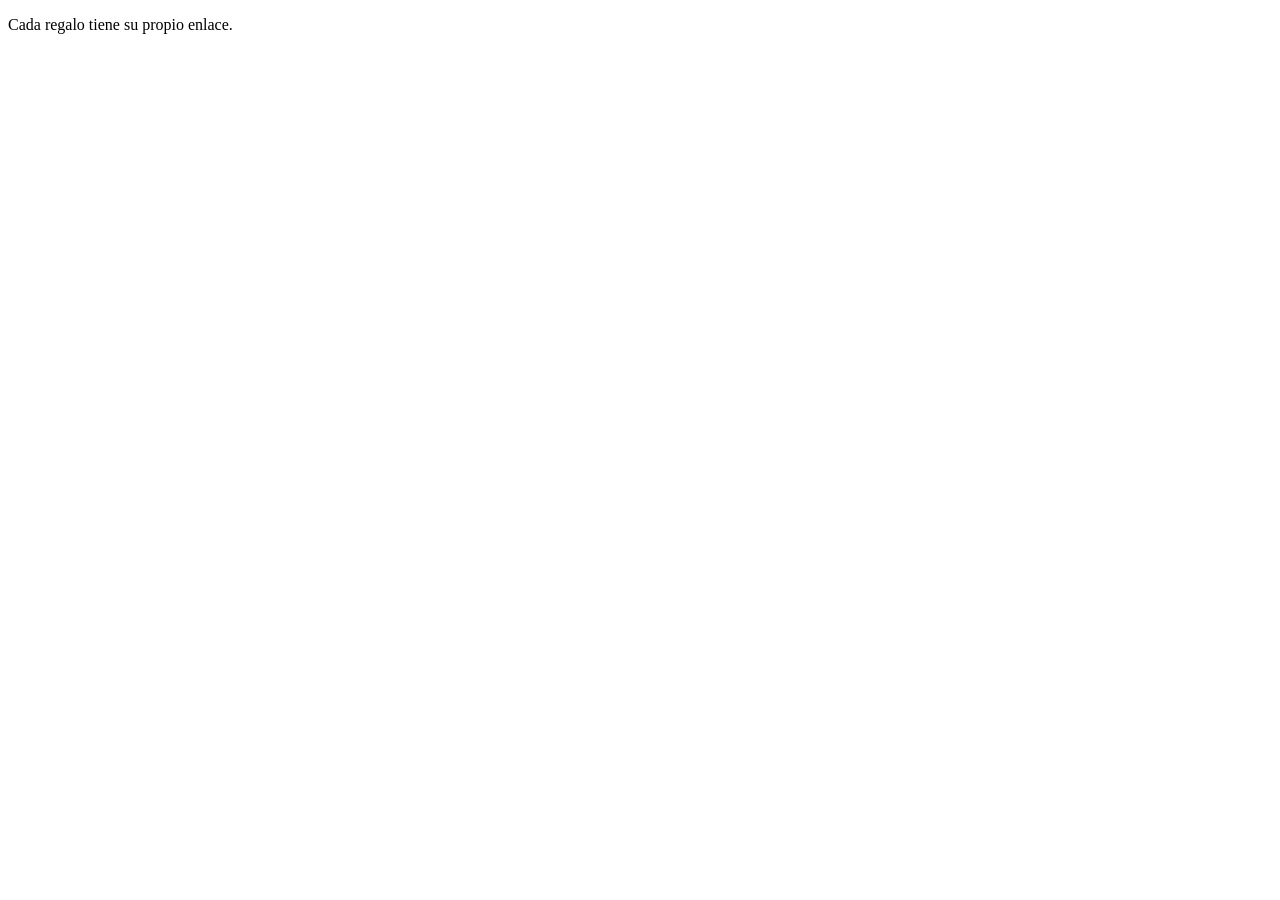
<file: index.html>
<!doctype html><html lang="es"><meta charset="utf-8"><meta name="robots" content="noindex,nofollow"><meta name="viewport" content="width=device-width,initial-scale=1"><title>Pasatiempos</title><body><p>Cada regalo tiene su propio enlace.</p></body></html>
</file>
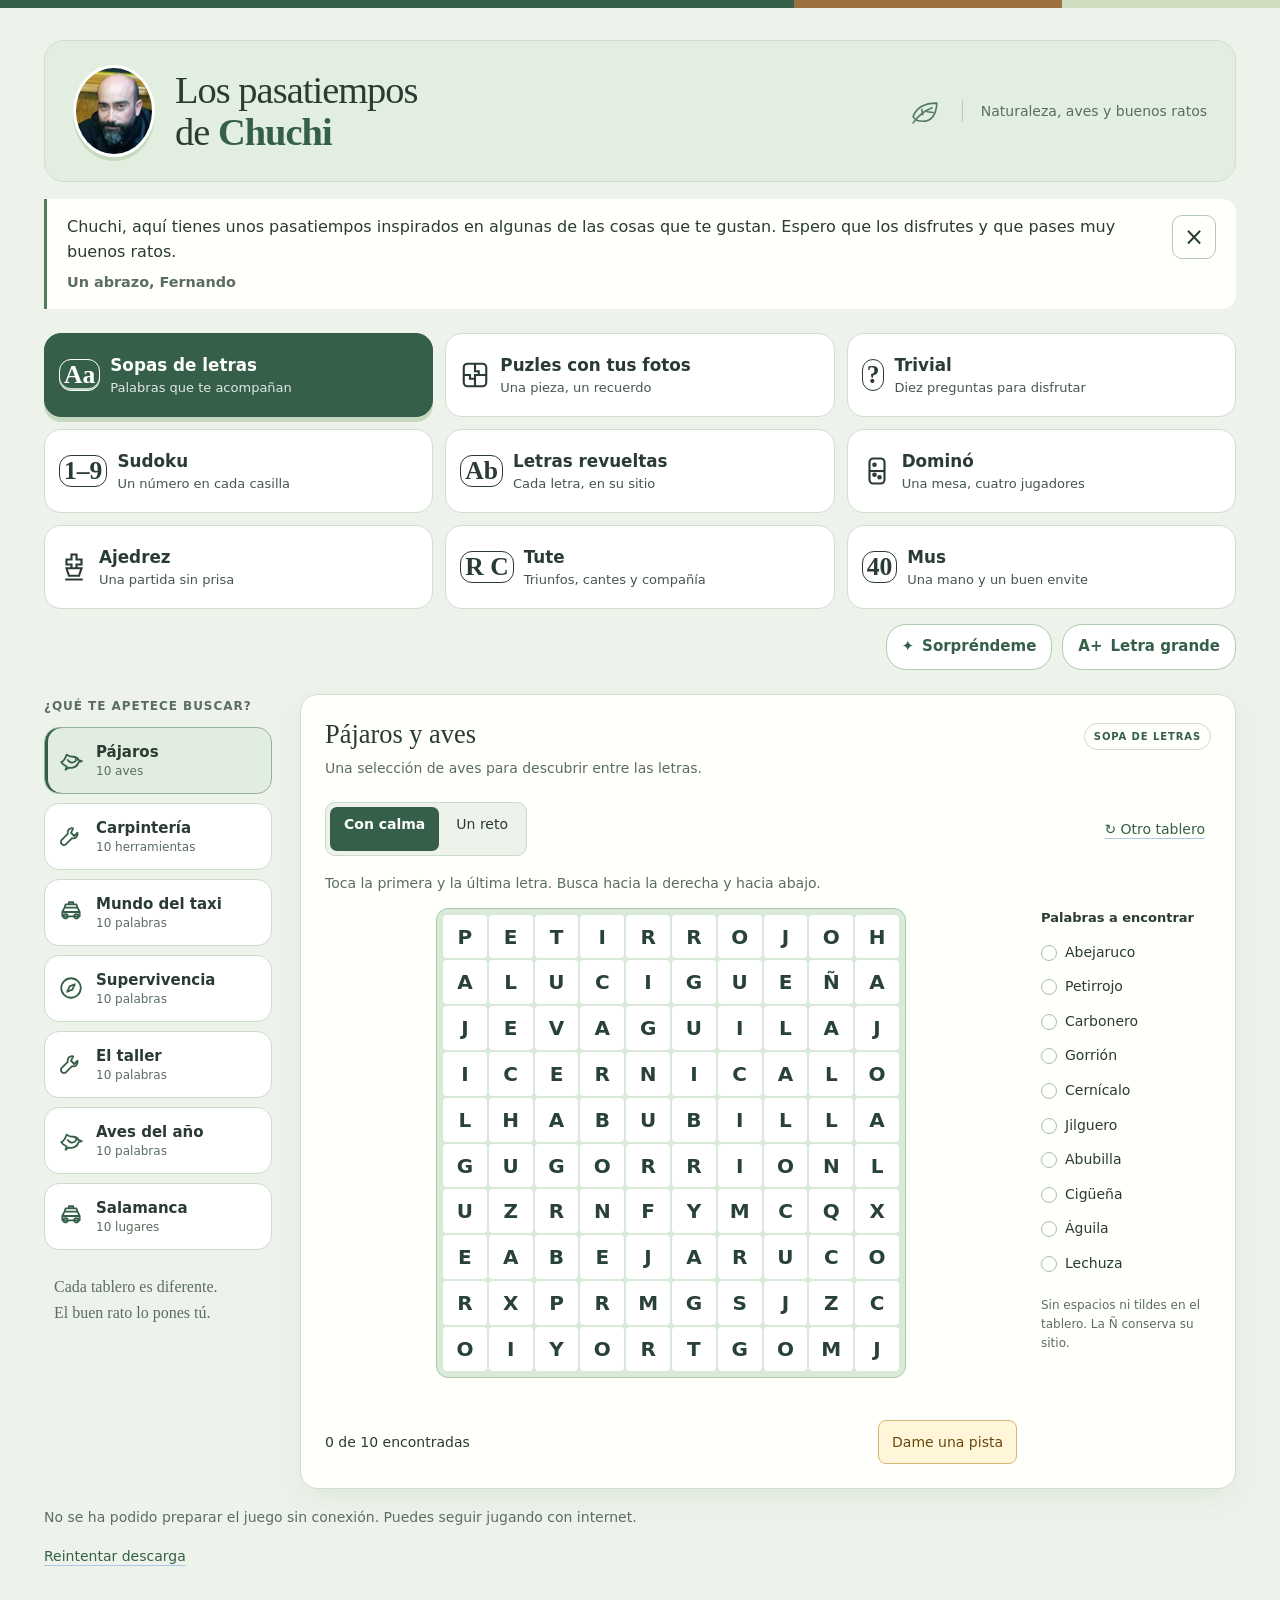
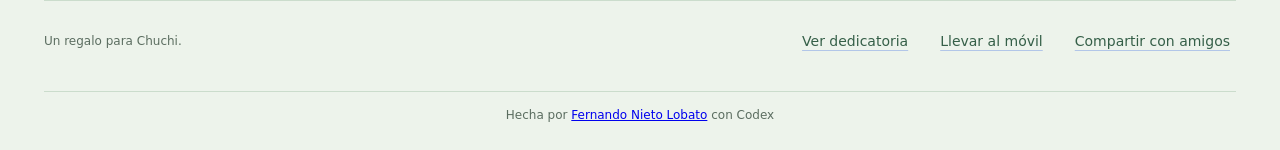
<file: chuchi/index.html>
<!doctype html>
<html lang="es">
<head>
  <meta charset="UTF-8"><meta name="viewport" content="width=device-width,initial-scale=1,viewport-fit=cover">
  <meta name="theme-color" content="#355f48"><meta name="description" content="Juegos y recuerdos para Chuchi">
  <meta name="robots" content="noindex,nofollow"><meta name="apple-mobile-web-app-capable" content="yes">
  <title>Los pasatiempos de Chuchi</title>
  <link rel="icon" href="./icon.svg" type="image/svg+xml"><link rel="manifest" href="./manifest.webmanifest">
  <link rel="stylesheet" href="./style.css?v=37"><link rel="stylesheet" href="./domino.css?v=37"><link rel="stylesheet" href="./chess.css?v=37"><link rel="stylesheet" href="./card-games.css"><link rel="stylesheet" href="./special-games.css"><link rel="stylesheet" href="./theme.css">
<meta property="og:type" content="website"><meta property="og:title" content="Los pasatiempos de Chuchi"><meta property="og:description" content="Juegos y recuerdos para Chuchi"><meta property="og:url" content="https://elcontemplador.github.io/pasatiempos-regalo/chuchi/"><meta property="og:image" content="https://elcontemplador.github.io/pasatiempos-regalo/chuchi/assets/header.jpg"><link rel="apple-touch-icon" href="./apple-touch-icon.png">
</head>
<body data-person="chuchi">
 <a class="skip-link" tabindex="0" href="#main">Saltar al juego</a>
 <div id="mobile-nav" class="mobile-nav" role="navigation" aria-label="Navegación del juego" hidden><span id="mobile-game-label"></span><button id="mobile-games" class="comfort-button">Cambiar juego ↑</button></div>
 <div class="birthday-stripe"></div>
 <div class="shell">
  <header class="masthead">
   <div class="identity"><span class="portrait portrait-photo" aria-hidden="true"><img src="./assets/header.jpg" alt="" width="512" height="512"></span><div><h1>Los pasatiempos<br>de <span>Chuchi</span></h1></div></div>
   <div class="birthday-note"><p>Naturaleza, aves y buenos ratos</p></div>
  </header>
  <aside id="personal-welcome" class="personal-dedication" aria-label="Dedicatoria de bienvenida" hidden><div><p>Chuchi, aquí tienes unos pasatiempos inspirados en algunas de las cosas que te gustan. Espero que los disfrutes y que pases muy buenos ratos.</p><p class="dedication-signature">Un abrazo, Fernando</p></div><button type="button" id="close-personal-welcome" aria-label="Cerrar dedicatoria">×</button></aside>
  <nav id="game-menu" tabindex="-1" class="game-tabs" aria-label="Elige un juego">
   <button id="tab-words" class="game-tab active" aria-pressed="true"><span class="tab-icon" aria-hidden="true">Aa</span><span>Sopas de letras<small>Palabras que te acompañan</small></span></button>
   <button id="tab-puzzle" class="game-tab" aria-pressed="false"><svg viewBox="0 0 24 24" fill="none" stroke="currentColor" stroke-width="1.7" aria-hidden="true"><rect x="3" y="3" width="18" height="18" rx="3"/><path d="M12 3v6h3v3h-3v9M3 12h5v3h4m0-3h9"/></svg><span>Puzles con tus fotos<small>Una pieza, un recuerdo</small></span></button>
   <button id="tab-quiz" class="game-tab" aria-pressed="false"><span class="tab-icon" aria-hidden="true">?</span><span>Trivial<small>Diez preguntas para disfrutar</small></span></button>
   <button id="tab-sudoku" class="game-tab" aria-pressed="false"><span class="tab-icon" aria-hidden="true">1–9</span><span>Sudoku<small>Un número en cada casilla</small></span></button>
   <button id="tab-letters" class="game-tab" aria-pressed="false"><span class="tab-icon" aria-hidden="true">Ab</span><span>Letras revueltas<small>Cada letra, en su sitio</small></span></button>
   <button id="tab-domino" class="game-tab" aria-pressed="false"><svg viewBox="0 0 24 24" fill="none" stroke="currentColor" stroke-width="1.7" aria-hidden="true"><rect x="6" y="2" width="12" height="20" rx="3"/><path d="M6 12h12"/><circle cx="10" cy="7" r="1"/><circle cx="14" cy="17" r="1"/><circle cx="10" cy="15" r="1"/></svg><span>Dominó<small>Una mesa, cuatro jugadores</small></span></button>
   <button id="tab-chess" class="game-tab" aria-pressed="false"><svg viewBox="0 0 24 24" fill="none" stroke="currentColor" stroke-width="1.7" aria-hidden="true"><path d="M10 2h4v4h4v4h-4v3h-4v-3H6V6h4zM6 13h12l-2 6H8zM5 22h14"/></svg><span>Ajedrez<small>Una partida sin prisa</small></span></button>
   <button id="tab-tute" class="game-tab" aria-pressed="false"><span class="tab-icon" aria-hidden="true">R C</span><span>Tute<small>Triunfos, cantes y compañía</small></span></button>
   <button id="tab-mus" class="game-tab" aria-pressed="false"><span class="tab-icon" aria-hidden="true">40</span><span>Mus<small>Una mano y un buen envite</small></span></button>
  </nav>
  <div class="comfort-tools" role="region" aria-label="A tu gusto"><button id="surprise" class="comfort-button"><span aria-hidden="true">✦</span> Sorpréndeme</button><button id="large-text" class="comfort-button" aria-pressed="false"><span aria-hidden="true">A+</span> Letra grande</button></div>
  <main id="main" tabindex="-1">
   <section id="words-view" aria-labelledby="word-title">
    <div class="words-layout">
     <div class="theme-side" role="group" aria-labelledby="themes-title"><h2 id="themes-title" class="section-label">¿Qué te apetece buscar?</h2><div id="themes" class="theme-list"></div><button id="word-jump" class="comfort-button mobile-only">Ir al tablero ↓</button><p class="side-note">Cada tablero es diferente.<br>El buen rato lo pones tú.</p></div>
     <div class="play-area">
      <div class="play-heading"><div><h2 id="word-title"></h2><p id="word-description"></p></div><span class="game-tag">SOPA DE LETRAS</span></div>
      <div class="game-toolbar"><fieldset class="segmented"><legend class="sr-only">Dificultad de la sopa</legend><label><input type="radio" name="difficulty" value="calma" checked><span>Con calma</span></label><label><input type="radio" name="difficulty" value="reto"><span>Un reto</span></label></fieldset><button class="text-button" id="new-word">↻ Otro tablero</button></div>
      <div id="word-recovery-tools" class="recovery-tools" hidden><button id="word-recover" class="text-button recovery-button">↶ Recuperar tablero anterior</button></div>
      <p class="instruction" id="word-instruction">Toca la primera y la última letra de una palabra.</p>
      <div class="board-and-list"><div class="board-panel"><p class="mobile-board-tip">¿Casillas pequeñas? Puedes ampliarlas para jugar con más comodidad.</p><button type="button" id="word-zoom" class="text-button mobile-only board-zoom" aria-pressed="false" aria-controls="word-grid">Ampliar casillas</button><p id="word-zoom-help" class="board-zoom-help" hidden>Desliza el tablero hacia los lados para verlo completo.</p><div class="word-grid-scroll"><div id="word-grid" class="word-grid" role="group" aria-label="Tablero de sopa de letras"></div></div><p id="word-feedback" class="inline-feedback" aria-hidden="true"></p><div class="board-bottom"><span id="word-progress"></span><button class="hint-button" id="word-hint">Dame una pista</button></div></div>
       <div class="word-list-panel"><h3 id="word-list-title">Palabras a encontrar</h3><button id="word-list-toggle" class="text-button mobile-only" aria-expanded="true" aria-controls="word-list word-normalization">Ocultar palabras</button><ul id="word-list" class="word-list"></ul><p id="word-normalization" class="small-note">Sin espacios ni tildes en el tablero. La Ñ conserva su sitio.</p></div>
      </div>
      <div id="word-win" tabindex="-1" class="win-message" hidden><strong>¡Todas encontradas, Chuchi!</strong><span>Otra sopa cuando te apetezca.</span><button class="primary-button" id="word-again">Jugar otra vez</button></div>
     </div>
    </div>
   </section>
   <section id="puzzle-view" hidden aria-labelledby="puzzle-title">
    <div class="puzzle-layout"><div class="photo-side" role="group" aria-labelledby="memory-title"><h2 id="memory-title" class="section-label">Tu recuerdo</h2><div class="chosen-memory"><img id="chosen-photo" alt=""><div><p id="chosen-title"></p><p id="photo-credit" class="photo-credit" hidden></p><button id="change-photo" class="comfort-button">Cambiar foto <span aria-hidden="true">↗</span></button></div></div></div>
     <div id="puzzle-play" class="play-area"><div class="play-heading"><div><h2 id="puzzle-title">Una sonrisa de hoy</h2><p>Vamos a poner cada pieza en su sitio.</p></div><span class="game-tag">PUZLE DE FOTOS</span></div>
      <div class="game-toolbar"><fieldset class="segmented"><legend class="sr-only">Número de piezas</legend><label><input type="radio" name="pieces" value="3" checked><span>9 piezas</span></label><label><input type="radio" name="pieces" value="4"><span>16 piezas</span></label></fieldset><button class="text-button" id="new-puzzle">↻ Mezclar</button><button class="comfort-button" id="expand-puzzle" aria-haspopup="dialog">Ampliar puzle</button></div>
      <div id="puzzle-recovery-tools" class="recovery-tools" hidden><button id="puzzle-recover" class="text-button recovery-button">↶ Recuperar puzle anterior</button></div>
      <p class="instruction">Toca dos piezas para intercambiarlas.</p>
      <div class="puzzle-surface"><div id="puzzle-board" class="puzzle-board" role="group" aria-label="Piezas de la fotografía"></div></div>
      <p id="puzzle-feedback" class="inline-feedback" aria-hidden="true"></p><div class="puzzle-bottom"><span id="puzzle-progress"></span><button class="hint-button" id="show-photo">Ver la foto</button></div>
      <div id="puzzle-win" tabindex="-1" class="win-message" hidden><strong>¡La foto está completa!</strong><span>Un recuerdo, pieza a pieza.</span><button class="primary-button" id="puzzle-again">Volver a jugar</button></div>
     </div></div>
   </section>
   <section id="quiz-view" hidden aria-labelledby="quiz-title">
    <div class="quiz-layout">
     <div role="group" aria-labelledby="quiz-topics-title"><h2 id="quiz-topics-title" class="section-label">Elige un tema</h2><div id="quiz-topics" class="theme-list"></div><p class="side-note">Para jugar solo<br>o en buena compañía.</p></div>
     <div class="play-area quiz-play">
      <div class="play-heading"><div><h2 id="quiz-title"></h2><p id="quiz-description"></p></div><span class="game-tag">TRIVIAL</span></div>
     <p id="quiz-sync-notice" class="sync-notice" role="status" aria-live="polite"></p>
      <div class="quiz-progress-line"><span id="quiz-progress"></span><span id="quiz-score"></span></div>
      <progress id="quiz-meter" max="10" value="0" aria-label="Preguntas respondidas"></progress>
      <div id="quiz-question-area">
       <h3 id="quiz-question" tabindex="-1"></h3><p class="quiz-instruction">Toca la respuesta que creas correcta.</p>
       <div id="quiz-help" class="quiz-help"><button id="quiz-fifty" class="hint-button" aria-describedby="quiz-help-note">Comodín 50/50</button><p id="quiz-help-note" role="status" aria-live="polite" aria-atomic="true">Una vez por partida. Deja dos opciones.</p></div>
       <div id="quiz-answers" class="quiz-answers" role="group" aria-labelledby="quiz-question"></div>
       <div id="quiz-feedback" tabindex="-1" class="quiz-feedback" role="status" aria-live="polite" aria-atomic="true" hidden></div>
       <button id="quiz-next" class="primary-button quiz-next" hidden>Siguiente pregunta</button>
      </div>
      <div id="quiz-result" class="quiz-result" hidden>
       <p class="eyebrow">¡PARTIDA COMPLETADA!</p><h3 id="quiz-result-title" tabindex="-1"></h3><p id="quiz-result-message"></p>
       <button id="quiz-again" class="primary-button">Otras 10 preguntas</button>
       <details id="quiz-review"><summary>Repasar las respuestas</summary><ol id="quiz-review-list"></ol></details>
      </div>
     </div>
    </div>
   </section>
   <section id="sudoku-view" hidden aria-label="Sudoku"></section>
   <section id="letters-view" hidden aria-labelledby="letters-title">
    <div class="play-area letters-play-area">
     <div class="play-heading"><div><h2 id="letters-title">Letras revueltas</h2><p>Aves, taller, taxi y Salamanca: cinco palabras de tu mundo.</p></div><span class="game-tag">JUEGO DE PALABRAS</span></div>
     <div class="game-toolbar"><fieldset class="segmented"><legend class="sr-only">Dificultad de letras revueltas</legend><label><input type="radio" name="letter-level" value="calma" checked><span>Con calma</span></label><label><input type="radio" name="letter-level" value="reto"><span>Un reto</span></label></fieldset><span id="letters-progress"></span></div>
     <p id="letters-level-note" class="instruction"></p><progress id="letters-meter" max="5" value="0" aria-label="Palabras terminadas"></progress>
     <div id="letters-play">
      <div class="letters-clue-card"><div class="letters-clue-heading"><h3 id="letters-category" tabindex="-1"></h3><span id="letters-length"></span></div><p id="letters-clue"></p><p id="letters-clue-invitation" hidden>¿Qué palabra se esconde? Puedes pedir una pista.</p></div>
      <p class="instruction letters-how">Toca las letras en orden. Para cambiar una, tócala de nuevo arriba.</p>
      <div id="letters-slots" class="letters-slots" role="group" aria-label="Tu palabra, en orden"></div>
      <div id="letters-pool" class="letters-pool" role="group" aria-label="Letras disponibles"></div>
      <p class="small-note">Jugamos sin tildes; la Ñ conserva su sitio.</p>
      <div id="letters-actions" class="letters-actions"><button id="letters-hint" class="hint-button">Colocar una letra</button><button id="letters-clear" class="text-button">Vaciar</button><button id="letters-reveal" class="text-button">Ver solución</button></div>
      <p id="letters-feedback" class="letters-feedback" role="status" aria-live="polite" aria-atomic="true"></p><button id="letters-next" class="primary-button" hidden>Siguiente palabra</button>
     </div>
     <div id="letters-result" class="letters-result" hidden><p class="eyebrow">RONDA COMPLETADA</p><h3 id="letters-result-title" tabindex="-1"></h3><ul id="letters-review"></ul><button id="letters-again" class="primary-button">Otras cinco palabras</button></div>
    </div>
   </section>
   <section id="domino-view" hidden aria-labelledby="domino-title">
    <div id="domino-play" class="play-area domino-play">
     <div class="play-heading"><div><h2 id="domino-title">Dominó por parejas</h2><p>Tu compañero y tú frente a dos rivales. Un buen rato, ficha a ficha.</p></div><span class="game-tag">CUATRO JUGADORES</span></div>
     <div class="domino-topbar"><div class="domino-score" aria-label="Marcador de la partida"><div><span>Tú y tu compañero</span><strong id="domino-us">0</strong></div><div><span>Los rivales</span><strong id="domino-them">0</strong></div></div><p id="domino-round" class="domino-round"></p></div>
     <div class="game-toolbar"><button id="expand-domino" class="comfort-button" aria-haspopup="dialog">Ampliar mesa</button><button id="domino-new" class="text-button">Nueva partida</button><button id="domino-rules" class="comfort-button" aria-haspopup="dialog">Cómo se juega</button><button id="domino-settings" class="comfort-button" aria-haspopup="dialog">Opciones</button><button id="domino-recover" class="text-button" hidden>Recuperar partida anterior</button></div>
     <div id="domino-guide-tip" class="domino-guide-tip"><p>Puedes arrastrar las fichas o jugar con dos toques.</p><button id="domino-guide-open" class="text-button" aria-haspopup="dialog">Guía rápida</button><button id="domino-guide-dismiss" class="text-button">Ocultar ayuda</button></div>
     <div class="domino-view-tools" aria-label="Recorrer la mesa"><button id="domino-see-left" class="comfort-button">Ver A</button><button id="domino-see-right" class="comfort-button">Ver B</button><button id="domino-see-last" class="comfort-button">Última</button><button id="domino-fit" class="comfort-button" aria-pressed="false">Mesa completa</button><button id="domino-history" class="comfort-button" aria-haspopup="dialog">Jugadas</button></div>
     <div class="domino-body">
      <div id="domino-table" class="domino-table" aria-label="Mesa de cuatro jugadores">
       <div id="domino-seat-2" class="domino-seat"></div><div id="domino-seat-1" class="domino-seat"></div>
       <div id="domino-arena" class="domino-arena" tabindex="0" aria-label="Mesa de dominó. Desliza para recorrer la cadena."><div id="domino-surface"><div id="domino-chain" class="domino-chain" role="group" aria-label="Fichas y extremos de la mesa, de A a B"></div></div><p id="domino-drop-caption" class="domino-drop-caption" aria-live="polite" hidden></p></div>
       <div id="domino-seat-3" class="domino-seat"></div><div id="domino-seat-0" class="domino-seat"></div>
      </div>
      <p class="domino-table-hint">Suelta la ficha junto a la cadena o dentro de la mesa. El destino se ilumina antes de colocarla.</p>
      <div class="domino-dock">
       <div class="domino-ends"><button id="domino-left" disabled>Colocar salida</button><button id="domino-right" disabled hidden>B</button></div>
       <div class="domino-interaction"><p id="domino-instruction" class="instruction domino-instruction" tabindex="-1" role="status" aria-live="polite" aria-atomic="true"></p><p id="domino-notice" class="domino-notice" role="status"></p>
        <h3 class="domino-hand-title">Tus fichas</h3><div id="domino-hand" class="domino-hand" role="group" aria-label="Tus fichas de dominó"></div>
        <div class="domino-actions"><button id="domino-pass" class="primary-button" hidden>Pasar</button><button id="domino-step" class="primary-button" hidden>Siguiente jugada</button><button id="domino-undo" class="text-button" hidden>Rectificar mi jugada</button><button id="domino-pause" class="text-button" aria-pressed="false">Pausar partida</button></div>
        <p id="domino-status" class="domino-status" role="status" aria-live="polite" aria-atomic="true"></p>
       </div>
      </div>
     </div>
     <div id="domino-result" class="domino-result" hidden><h3 id="domino-result-title" tabindex="-1"></h3><p id="domino-result-text"></p><p id="domino-score-change" class="domino-score-change"></p><button id="domino-next" class="primary-button" hidden>Siguiente mano</button><button id="domino-again" class="primary-button" hidden>Volver a jugar</button><details><summary>Ver las fichas que quedaban</summary><div id="domino-remaining"></div></details></div>
    </div>
   </section>
   <section id="chess-view" hidden aria-labelledby="chess-title">
    <div id="chess-play" class="play-area chess-play">
     <div class="play-heading"><div><h2 id="chess-title">Una partida de ajedrez</h2><p>Frente al ordenador, sin reloj y sin prisa.</p></div><span class="game-tag">AJEDREZ</span></div>
     <p class="mobile-board-tip">¿Casillas pequeñas? Amplía el tablero para verlo mejor.</p><div class="game-toolbar chess-toolbar"><button id="expand-chess" class="comfort-button" aria-haspopup="dialog">Ampliar tablero</button><button id="chess-new" class="text-button" aria-haspopup="dialog">Nueva partida</button><button id="chess-options" class="comfort-button" aria-haspopup="dialog">Opciones</button><button id="chess-history" class="comfort-button" aria-haspopup="dialog">Jugadas</button><button id="chess-recover" class="text-button" hidden>Recuperar partida anterior</button></div>
     <div class="chess-layout">
      <div class="chess-table">
       <div id="chess-computer-row" class="chess-player"><span id="chess-computer-piece" class="chess-player-piece" aria-hidden="true"></span><div class="chess-player-info"><div class="chess-player-name"><strong id="chess-computer"></strong><span id="chess-computer-turn" class="chess-turn"></span></div><span id="chess-computer-last" class="chess-player-last"></span><div id="chess-computer-captures" class="chess-captures" role="img" aria-label="Sin capturas"></div></div></div>
       <div class="chess-frame"><div id="chess-ranks" class="chess-ranks" aria-hidden="true"></div><div id="chess-board" class="chess-board" role="group" aria-label="Tablero de ajedrez. Usa las flechas para recorrer las casillas y pulsa Intro para elegir."></div><div id="chess-files" class="chess-files" aria-hidden="true"></div></div>
       <div id="chess-you-row" class="chess-player"><span id="chess-you-piece" class="chess-player-piece" aria-hidden="true"></span><div class="chess-player-info"><div class="chess-player-name"><strong id="chess-you"></strong><span id="chess-your-turn" class="chess-turn"></span></div><span id="chess-your-last" class="chess-player-last"></span><div id="chess-your-captures" class="chess-captures" role="img" aria-label="Sin capturas"></div></div></div>
      </div>
      <div class="chess-companion">
       <p id="chess-status" class="chess-status" role="status" aria-live="polite" aria-atomic="true"></p>
       <p id="chess-notice" class="chess-notice" role="status" aria-live="polite" aria-atomic="true"></p>
       <div id="chess-actions" class="chess-actions"><button id="chess-undo" class="comfort-button">Rectificar jugada</button><button id="chess-pause" class="text-button">Pausar partida</button><button id="chess-claim" class="comfort-button" hidden>Reclamar tablas</button></div>
       <div id="chess-recent" class="chess-recent" hidden><h3>Últimos turnos</h3><ul id="chess-recent-list"></ul></div>
       <div id="chess-result" class="chess-result" hidden><h3 id="chess-result-title" tabindex="-1"></h3><p id="chess-result-text"></p><button id="chess-again" class="primary-button" aria-haspopup="dialog">Otra partida</button></div>
      </div>
     </div>
    </div>
   </section>
   <section id="tute-view" hidden aria-labelledby="tute-title"></section>
   <section id="mus-view" hidden aria-labelledby="mus-title"></section>
   <p id="announcement" class="announcement" role="status" aria-live="polite" aria-atomic="true"></p>
  </main>
  <div class="app-status"><div id="update-notice" hidden><p role="status">Hay una versión nueva. Tus partidas se conservan.</p><button id="apply-update" class="comfort-button">Actualizar</button></div><p id="storage-status" role="status" hidden></p><p id="offline-status" role="status">Preparando el juego sin conexión…</p><button id="offline-retry" class="text-button" hidden>Reintentar descarga</button></div>
  <footer><p>Un regalo para Chuchi.</p><button type="button" id="open-personal-welcome" class="text-button" aria-controls="personal-welcome" aria-expanded="false">Ver dedicatoria</button><button id="install-help" class="text-button">Llevar al móvil</button><button id="share-friends" class="text-button">Compartir con amigos</button><p class="site-credit">Hecha por <a href="https://www.fernandonieto.es/">Fernando Nieto Lobato</a> con Codex</p></footer>
 </div>
 <dialog id="gallery-dialog" aria-labelledby="gallery-title"><button class="dialog-close" aria-label="Cerrar galería">×</button><h2 id="gallery-title">Elige un recuerdo</h2><p class="gallery-note">Tus fotos, muchas historias. Tu puzle se guarda al cambiar de foto.</p><div id="photo-options" class="photo-options"></div><button class="primary-button dialog-done">Seguir jugando</button></dialog>
 <dialog id="puzzle-zoom-dialog" aria-labelledby="puzzle-zoom-title"><div class="puzzle-zoom-heading"><h2 id="puzzle-zoom-title">Puzle ampliado</h2><button class="comfort-button" id="close-puzzle-zoom">Volver</button></div><p class="puzzle-zoom-tip">El tablero se adapta a la pantalla. Juega sin prisa.</p><p id="puzzle-zoom-announcement" class="sr-only" role="status" aria-live="polite" aria-atomic="true"></p></dialog>
 <dialog id="photo-dialog" aria-labelledby="reference-title"><button class="dialog-close" aria-label="Cerrar fotografía">×</button><h2 id="reference-title">La foto completa</h2><img id="reference-photo" alt=""/><button class="primary-button dialog-done">Seguir jugando</button></dialog>
 <dialog id="help-dialog" aria-labelledby="help-title"><button class="dialog-close" aria-label="Cerrar ayuda">×</button><h2 id="help-title">Siempre a mano</h2><p>Abre esta web en Chrome en tu móvil Android. Pulsa el menú <strong>⋮</strong> y elige <strong>Añadir a pantalla de inicio</strong> o <strong>Instalar aplicación</strong>.</p><p>En el iPhone o iPad: abre la web en Safari, pulsa <strong>Compartir</strong> y después <strong>Añadir a pantalla de inicio</strong>.</p><p class="small-note">Las partidas se guardan en este navegador. Si borras sus datos, se reinician. El aviso al pie de la página te indicará cuándo están preparados todos los juegos y fotos para jugar sin conexión.</p><button class="primary-button dialog-done">Entendido</button></dialog>
 <dialog id="share-dialog" aria-labelledby="share-title"><button class="dialog-close" aria-label="Cerrar compartir">×</button><h2 id="share-title">Compartir con amigos</h2><p>Para disfrutar solo o en buena compañía.</p><label class="share-label" for="share-link">Enlace a la web</label><input id="share-link" type="text" readonly spellcheck="false"><div class="share-actions"><button id="share-native" class="primary-button" hidden>Compartir…</button><button id="share-copy" class="hint-button">Copiar enlace</button></div><p id="share-status" role="status" aria-live="polite" aria-atomic="true"></p><button class="text-button dialog-done">Seguir jugando</button></dialog>
 <dialog id="domino-zoom-dialog" aria-labelledby="domino-zoom-title"><div class="domino-zoom-heading"><h2 id="domino-zoom-title">Tu mesa de dominó</h2><button id="close-domino-zoom" class="comfort-button">Volver</button></div><p class="domino-zoom-tip">Más espacio para seguir la partida. Desliza la mesa para recorrer toda la cadena.</p></dialog>
 <dialog id="domino-settings-dialog" aria-labelledby="domino-settings-title"><button class="dialog-close" aria-label="Cerrar opciones">×</button><h2 id="domino-settings-title">A tu ritmo</h2><p id="domino-variant" class="domino-variant"></p><div class="domino-options"><label for="domino-speed">Ritmo de los otros jugadores</label><select id="domino-speed"><option value="normal">Normal</option><option value="slow">Más despacio</option><option value="step">Una jugada cada vez</option></select><p class="small-note">El ritmo no cambia la dificultad ni las reglas. En «Una jugada cada vez», pulsa «Siguiente jugada» para avanzar.</p><label class="domino-sound-option" for="domino-sound"><input type="checkbox" id="domino-sound"> Sonidos suaves</label><p id="domino-sound-status" class="small-note" role="status"></p></div><button id="domino-guide-settings" class="comfort-button" aria-haspopup="dialog">Guía rápida</button><button class="primary-button dialog-done">Seguir jugando</button></dialog>
 <dialog id="domino-guide-dialog" aria-labelledby="domino-guide-title"><button class="dialog-close" aria-label="Cerrar guía">×</button><h2 id="domino-guide-title">Ficha a ficha</h2><ol><li><strong>Elige una ficha disponible.</strong> Puedes arrastrarla hasta el tapete: verás dónde encajará antes de soltarla.</li><li><strong>También puedes jugar con dos toques.</strong> Toca la ficha y después el extremo A o B. Las letras se mantienen aunque la cadena haga curvas.</li></ol><p>La primera mano se abre con el doble seis. Cuando no puedas colocar ninguna ficha, aparecerá «Pasar».</p><p>«Ver A», «Ver B» y «Última» te llevan a esas partes de la mesa sin jugar ninguna ficha. «Mesa completa» ofrece una vista general; puedes seguir desplazándote para leer las fichas.</p><button class="primary-button dialog-done">A jugar</button></dialog>
 <dialog id="domino-history-dialog" aria-labelledby="domino-history-title"><button class="dialog-close" aria-label="Cerrar jugadas">×</button><h2 id="domino-history-title">Últimas jugadas</h2><ol id="domino-recent" class="domino-recent" aria-label="Las cuatro últimas jugadas, de la más antigua a la más reciente"></ol><details><summary>Ver toda esta mano</summary><ol id="domino-history-list" class="domino-history-list" aria-label="Historial público de esta mano, en orden de juego"></ol></details><p class="small-note">Solo aparecen las fichas jugadas y los pases. Las manos de los demás permanecen ocultas hasta el final.</p><button class="primary-button dialog-done">Volver a la mesa</button></dialog>
 <dialog id="domino-new-dialog" aria-labelledby="domino-new-title"><button class="dialog-close" aria-label="Cerrar nueva partida">×</button><h2 id="domino-new-title">Una partida de dominó</h2><p>A cuatro, por parejas, hasta 100 puntos. Los otros tres jugadores los lleva el juego.</p><div class="domino-options"><label for="domino-level">¿Cómo te apetece jugar?</label><select id="domino-level"><option value="calma">Con calma</option><option value="reto">Con estrategia</option></select><label for="domino-scoring">Puntos al ganar una mano</label><select id="domino-scoring"><option value="all">Sumar todas las fichas pendientes</option><option value="opponents">Sumar solo las fichas de los rivales</option></select></div><p class="small-note">La partida que llevabas podrás recuperarla con «Recuperar partida anterior».</p><button id="domino-start" class="primary-button">Repartir y empezar</button><button class="text-button dialog-done">Seguir con mi partida</button></dialog>
 <dialog id="domino-rules-dialog" aria-labelledby="domino-rules-title"><button class="dialog-close" aria-label="Cerrar reglas">×</button><h2 id="domino-rules-title">Una mesa de cuatro</h2><ul><li>Juegas con el compañero de enfrente. Se reparten las 28 fichas: siete para cada uno. No hay fichas para robar.</li><li>En la primera mano sale quien tiene el doble seis, colocándolo. Después, la salida pasa al jugador de su derecha, con la ficha que quiera. El turno avanza hacia la derecha.</li><li>Arrastra una ficha disponible hasta el extremo de la mesa donde quieras colocarla. Puedes soltarla junto a un extremo de la cadena o dentro de la mesa: el juego la orienta y la encaja en el extremo válido más cercano. Si la sueltas fuera de la mesa, vuelve a tu mano. También puedes tocar la ficha y después el extremo A o B. Si no tienes ninguna que encaje, pulsa «Pasar».</li><li>Gana la mano la pareja de quien se queda sin fichas. Si los cuatro pasan, gana la pareja con menos puntos en sus fichas; si empatan, nadie suma.</li><li>Al empezar puedes elegir entre sumar todas las fichas pendientes o solo las de los rivales. Gana la primera pareja que llegue a 100 puntos.</li></ul><p>Las fichas de los demás se muestran al terminar cada mano. La partida se guarda tras cada jugada; al cambiar de juego, se queda esperando. «Rectificar mi jugada» recupera tu último turno, retirando también las respuestas posteriores de los otros jugadores.</p><button class="primary-button dialog-done">A jugar</button></dialog>
 <noscript><p>Activa JavaScript en tu navegador para jugar.</p></noscript>
 <dialog id="chess-zoom-dialog" aria-labelledby="chess-zoom-title"><div class="chess-zoom-heading"><h2 id="chess-zoom-title">Tu tablero de ajedrez</h2><button id="close-chess-zoom" class="comfort-button">Volver</button></div></dialog>
 <dialog id="chess-new-dialog" aria-labelledby="chess-new-title"><button class="dialog-close" aria-label="Cerrar nueva partida">×</button><h2 id="chess-new-title">Una nueva partida</h2><div class="chess-options"><label for="chess-new-color">Tus piezas</label><select id="chess-new-color"><option value="w">Blancas · tú empiezas</option><option value="b">Negras · empieza el ordenador</option></select><label for="chess-new-level">Dificultad</label><select id="chess-new-level"><option value="calma">Con calma</option><option value="medio">Un poco más</option><option value="reto">Un reto</option></select></div><p>La partida que llevabas queda disponible en «Recuperar partida anterior».</p><button id="chess-start" class="primary-button">A jugar</button></dialog>
 <dialog id="chess-options-dialog" aria-labelledby="chess-options-title"><button class="dialog-close" aria-label="Cerrar opciones de ajedrez">×</button><h2 id="chess-options-title">A tu gusto</h2><div class="chess-options"><label for="chess-level">Dificultad del ordenador</label><select id="chess-level"><option value="calma">Con calma</option><option value="medio">Un poco más</option><option value="reto">Un reto</option></select><p class="small-note">Puedes cambiarla sin empezar de nuevo. Los tres niveles son para disfrutar de una partida tranquila.</p></div><div class="chess-option-actions"><button id="chess-flip" class="comfort-button">Girar tablero</button><button id="chess-rules" class="comfort-button" aria-haspopup="dialog">Cómo se juega</button><button id="chess-resign" class="text-button" aria-haspopup="dialog">Dar la partida por terminada</button></div><button class="primary-button dialog-done">Seguir jugando</button></dialog>
 <dialog id="chess-rules-dialog" aria-labelledby="chess-rules-title"><button class="dialog-close" aria-label="Cerrar ayuda de ajedrez">×</button><h2 id="chess-rules-title">Pieza a pieza</h2><p>Toca una de tus piezas y después una casilla marcada. También puedes arrastrarla. El punto marca un destino libre y el círculo una captura.</p><p>Gana quien da <strong>jaque mate</strong>: el rey está amenazado y no tiene una defensa legal. Si estás en jaque, solo podrás jugar movimientos que protejan tu rey.</p><p>Se permiten <strong>enroque</strong>, <strong>captura al paso</strong> y <strong>coronación</strong>. Para enrocar, mueve el rey dos casillas; la torre lo acompaña. Al llegar un peón al final, podrás elegir dama, torre, alfil o caballo.</p><p>«Rectificar jugada» recupera tu último turno, incluida la respuesta del ordenador. «Pausar partida» detiene al ordenador. Las partidas se guardan en este navegador.</p><p>Hay tablas por rey ahogado o material insuficiente. Puedes reclamarlas cuando una posición aparece tres veces o tras 50 movimientos de cada lado sin mover peones ni capturar. Son automáticas tras cinco repeticiones o 75 movimientos; el mate tiene prioridad.</p><p class="small-note">Con teclado: flechas para recorrer el tablero, Intro o espacio para elegir y Escape para cancelar la selección. Inicio y Fin te llevan a los extremos de la fila.</p><button class="primary-button dialog-done">A jugar</button></dialog>
 <dialog id="chess-promotion-dialog" aria-labelledby="chess-promotion-title"><button class="dialog-close" aria-label="Cancelar coronación">×</button><h2 id="chess-promotion-title">Tu peón ha llegado</h2><p>Elige la pieza en la que quieres convertirlo.</p><div id="chess-promotion-options" class="chess-promotion-options"></div></dialog>
 <dialog id="chess-history-dialog" aria-labelledby="chess-history-title"><button class="dialog-close" aria-label="Cerrar jugadas de ajedrez">×</button><h2 id="chess-history-title">Las jugadas de esta partida</h2><ol id="chess-history-list" class="chess-history-list"></ol><button class="primary-button dialog-done">Seguir jugando</button></dialog>
 <dialog id="chess-resign-dialog" aria-labelledby="chess-resign-title"><button class="dialog-close" aria-label="Cancelar fin de partida">×</button><h2 id="chess-resign-title">¿Terminamos esta partida?</h2><p>Se dará la victoria al ordenador. Después podrás empezar otra o retomar esta misma partida.</p><div class="chess-option-actions"><button class="comfort-button dialog-done">Seguir jugando</button><button id="chess-confirm-resign" class="text-button">Sí, terminar partida</button></div></dialog>
 <script type="module" src="./app.js?v=37"></script>
</body>
</html>
</file>
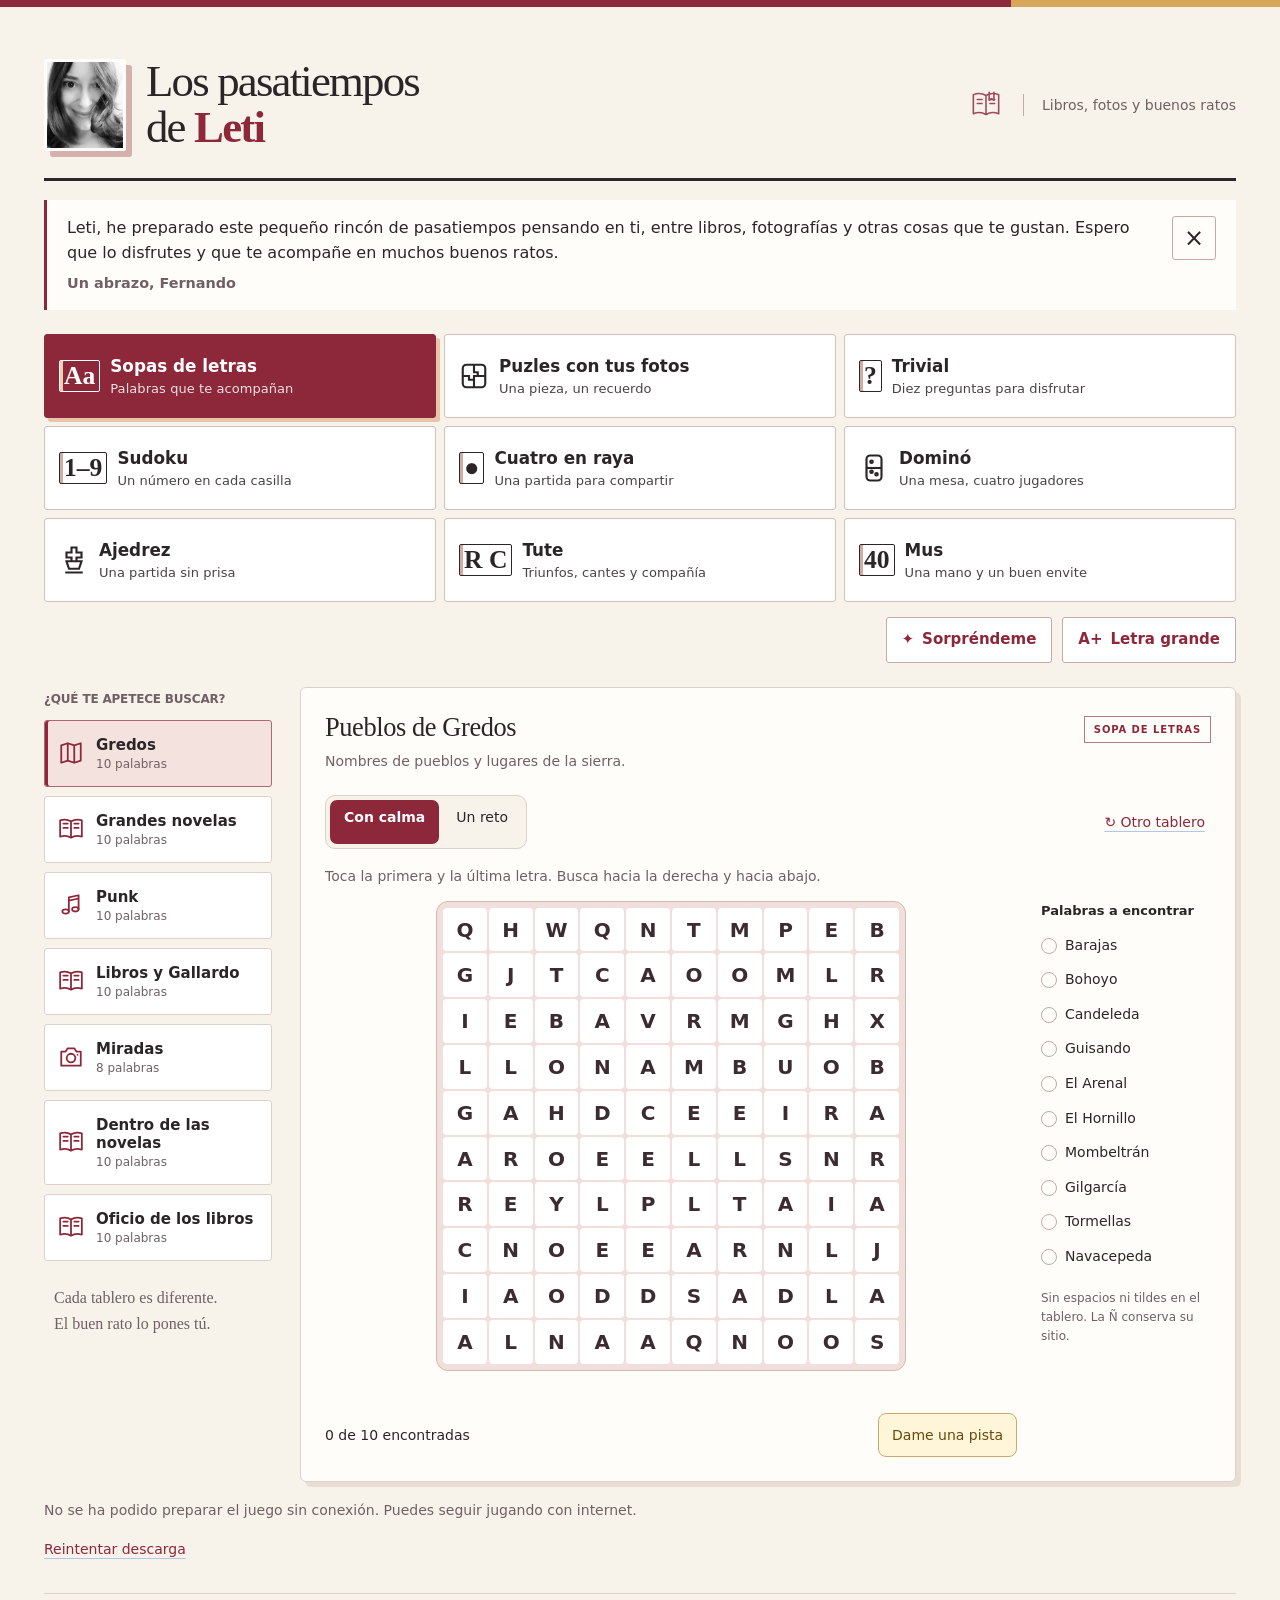
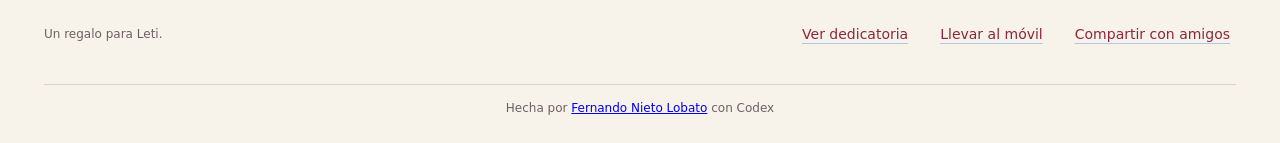
<file: leti/index.html>
<!doctype html>
<html lang="es">
<head>
  <meta charset="UTF-8"><meta name="viewport" content="width=device-width,initial-scale=1,viewport-fit=cover">
  <meta name="theme-color" content="#8d273a"><meta name="description" content="Juegos y recuerdos para Leti">
  <meta name="robots" content="noindex,nofollow"><meta name="apple-mobile-web-app-capable" content="yes">
  <title>Los pasatiempos de Leti</title>
  <link rel="icon" href="./icon.svg" type="image/svg+xml"><link rel="manifest" href="./manifest.webmanifest">
  <link rel="stylesheet" href="./style.css?v=37"><link rel="stylesheet" href="./domino.css?v=37"><link rel="stylesheet" href="./chess.css?v=37"><link rel="stylesheet" href="./card-games.css"><link rel="stylesheet" href="./special-games.css"><link rel="stylesheet" href="./theme.css">
<meta property="og:type" content="website"><meta property="og:title" content="Los pasatiempos de Leti"><meta property="og:description" content="Juegos y recuerdos para Leti"><meta property="og:url" content="https://elcontemplador.github.io/pasatiempos-regalo/leti/"><meta property="og:image" content="https://elcontemplador.github.io/pasatiempos-regalo/leti/assets/header.jpg"><link rel="apple-touch-icon" href="./apple-touch-icon.png">
</head>
<body data-person="leti">
 <a class="skip-link" tabindex="0" href="#main">Saltar al juego</a>
 <div id="mobile-nav" class="mobile-nav" role="navigation" aria-label="Navegación del juego" hidden><span id="mobile-game-label"></span><button id="mobile-games" class="comfort-button">Cambiar juego ↑</button></div>
 <div class="birthday-stripe"></div>
 <div class="shell">
  <header class="masthead">
   <div class="identity"><span class="portrait portrait-photo" aria-hidden="true"><img src="./assets/header.jpg" alt="" width="512" height="512"></span><div><h1>Los pasatiempos<br>de <span>Leti</span></h1></div></div>
   <div class="birthday-note"><p>Libros, fotos y buenos ratos</p></div>
  </header>
  <aside id="personal-welcome" class="personal-dedication" aria-label="Dedicatoria de bienvenida" hidden><div><p>Leti, he preparado este pequeño rincón de pasatiempos pensando en ti, entre libros, fotografías y otras cosas que te gustan. Espero que lo disfrutes y que te acompañe en muchos buenos ratos.</p><p class="dedication-signature">Un abrazo, Fernando</p></div><button type="button" id="close-personal-welcome" aria-label="Cerrar dedicatoria">×</button></aside>
  <nav id="game-menu" tabindex="-1" class="game-tabs" aria-label="Elige un juego">
   <button id="tab-words" class="game-tab active" aria-pressed="true"><span class="tab-icon" aria-hidden="true">Aa</span><span>Sopas de letras<small>Palabras que te acompañan</small></span></button>
   <button id="tab-puzzle" class="game-tab" aria-pressed="false"><svg viewBox="0 0 24 24" fill="none" stroke="currentColor" stroke-width="1.7" aria-hidden="true"><rect x="3" y="3" width="18" height="18" rx="3"/><path d="M12 3v6h3v3h-3v9M3 12h5v3h4m0-3h9"/></svg><span>Puzles con tus fotos<small>Una pieza, un recuerdo</small></span></button>
   <button id="tab-quiz" class="game-tab" aria-pressed="false"><span class="tab-icon" aria-hidden="true">?</span><span>Trivial<small>Diez preguntas para disfrutar</small></span></button>
   <button id="tab-sudoku" class="game-tab" aria-pressed="false"><span class="tab-icon" aria-hidden="true">1–9</span><span>Sudoku<small>Un número en cada casilla</small></span></button>
   <button id="tab-letters" class="game-tab" aria-pressed="false"><span class="tab-icon" aria-hidden="true">●</span><span>Cuatro en raya<small>Una partida para compartir</small></span></button>
   <button id="tab-domino" class="game-tab" aria-pressed="false"><svg viewBox="0 0 24 24" fill="none" stroke="currentColor" stroke-width="1.7" aria-hidden="true"><rect x="6" y="2" width="12" height="20" rx="3"/><path d="M6 12h12"/><circle cx="10" cy="7" r="1"/><circle cx="14" cy="17" r="1"/><circle cx="10" cy="15" r="1"/></svg><span>Dominó<small>Una mesa, cuatro jugadores</small></span></button>
   <button id="tab-chess" class="game-tab" aria-pressed="false"><svg viewBox="0 0 24 24" fill="none" stroke="currentColor" stroke-width="1.7" aria-hidden="true"><path d="M10 2h4v4h4v4h-4v3h-4v-3H6V6h4zM6 13h12l-2 6H8zM5 22h14"/></svg><span>Ajedrez<small>Una partida sin prisa</small></span></button>
   <button id="tab-tute" class="game-tab" aria-pressed="false"><span class="tab-icon" aria-hidden="true">R C</span><span>Tute<small>Triunfos, cantes y compañía</small></span></button>
   <button id="tab-mus" class="game-tab" aria-pressed="false"><span class="tab-icon" aria-hidden="true">40</span><span>Mus<small>Una mano y un buen envite</small></span></button>
  </nav>
  <div class="comfort-tools" role="region" aria-label="A tu gusto"><button id="surprise" class="comfort-button"><span aria-hidden="true">✦</span> Sorpréndeme</button><button id="large-text" class="comfort-button" aria-pressed="false"><span aria-hidden="true">A+</span> Letra grande</button></div>
  <main id="main" tabindex="-1">
   <section id="words-view" aria-labelledby="word-title">
    <div class="words-layout">
     <div class="theme-side" role="group" aria-labelledby="themes-title"><h2 id="themes-title" class="section-label">¿Qué te apetece buscar?</h2><div id="themes" class="theme-list"></div><button id="word-jump" class="comfort-button mobile-only">Ir al tablero ↓</button><p class="side-note">Cada tablero es diferente.<br>El buen rato lo pones tú.</p></div>
     <div class="play-area">
      <div class="play-heading"><div><h2 id="word-title"></h2><p id="word-description"></p></div><span class="game-tag">SOPA DE LETRAS</span></div>
      <div class="game-toolbar"><fieldset class="segmented"><legend class="sr-only">Dificultad de la sopa</legend><label><input type="radio" name="difficulty" value="calma" checked><span>Con calma</span></label><label><input type="radio" name="difficulty" value="reto"><span>Un reto</span></label></fieldset><button class="text-button" id="new-word">↻ Otro tablero</button></div>
      <div id="word-recovery-tools" class="recovery-tools" hidden><button id="word-recover" class="text-button recovery-button">↶ Recuperar tablero anterior</button></div>
      <p class="instruction" id="word-instruction">Toca la primera y la última letra de una palabra.</p>
      <div class="board-and-list"><div class="board-panel"><p class="mobile-board-tip">¿Casillas pequeñas? Puedes ampliarlas para jugar con más comodidad.</p><button type="button" id="word-zoom" class="text-button mobile-only board-zoom" aria-pressed="false" aria-controls="word-grid">Ampliar casillas</button><p id="word-zoom-help" class="board-zoom-help" hidden>Desliza el tablero hacia los lados para verlo completo.</p><div class="word-grid-scroll"><div id="word-grid" class="word-grid" role="group" aria-label="Tablero de sopa de letras"></div></div><p id="word-feedback" class="inline-feedback" aria-hidden="true"></p><div class="board-bottom"><span id="word-progress"></span><button class="hint-button" id="word-hint">Dame una pista</button></div></div>
       <div class="word-list-panel"><h3 id="word-list-title">Palabras a encontrar</h3><button id="word-list-toggle" class="text-button mobile-only" aria-expanded="true" aria-controls="word-list word-normalization">Ocultar palabras</button><ul id="word-list" class="word-list"></ul><p id="word-normalization" class="small-note">Sin espacios ni tildes en el tablero. La Ñ conserva su sitio.</p></div>
      </div>
      <div id="word-win" tabindex="-1" class="win-message" hidden><strong>¡Todas encontradas, Leti!</strong><span>Otra sopa cuando te apetezca.</span><button class="primary-button" id="word-again">Jugar otra vez</button></div>
     </div>
    </div>
   </section>
   <section id="puzzle-view" hidden aria-labelledby="puzzle-title">
    <div class="puzzle-layout"><div class="photo-side" role="group" aria-labelledby="memory-title"><h2 id="memory-title" class="section-label">Tu recuerdo</h2><div class="chosen-memory"><img id="chosen-photo" alt=""><div><p id="chosen-title"></p><p id="photo-credit" class="photo-credit" hidden></p><button id="change-photo" class="comfort-button">Cambiar foto <span aria-hidden="true">↗</span></button></div></div></div>
     <div id="puzzle-play" class="play-area"><div class="play-heading"><div><h2 id="puzzle-title">Una sonrisa de hoy</h2><p>Vamos a poner cada pieza en su sitio.</p></div><span class="game-tag">PUZLE DE FOTOS</span></div>
      <div class="game-toolbar"><fieldset class="segmented"><legend class="sr-only">Número de piezas</legend><label><input type="radio" name="pieces" value="3" checked><span>9 piezas</span></label><label><input type="radio" name="pieces" value="4"><span>16 piezas</span></label></fieldset><button class="text-button" id="new-puzzle">↻ Mezclar</button><button class="comfort-button" id="expand-puzzle" aria-haspopup="dialog">Ampliar puzle</button></div>
      <div id="puzzle-recovery-tools" class="recovery-tools" hidden><button id="puzzle-recover" class="text-button recovery-button">↶ Recuperar puzle anterior</button></div>
      <p class="instruction">Toca dos piezas para intercambiarlas.</p>
      <div class="puzzle-surface"><div id="puzzle-board" class="puzzle-board" role="group" aria-label="Piezas de la fotografía"></div></div>
      <p id="puzzle-feedback" class="inline-feedback" aria-hidden="true"></p><div class="puzzle-bottom"><span id="puzzle-progress"></span><button class="hint-button" id="show-photo">Ver la foto</button></div>
      <div id="puzzle-win" tabindex="-1" class="win-message" hidden><strong>¡La foto está completa!</strong><span>Un recuerdo, pieza a pieza.</span><button class="primary-button" id="puzzle-again">Volver a jugar</button></div>
     </div></div>
   </section>
   <section id="quiz-view" hidden aria-labelledby="quiz-title">
    <div class="quiz-layout">
     <div role="group" aria-labelledby="quiz-topics-title"><h2 id="quiz-topics-title" class="section-label">Elige un tema</h2><div id="quiz-topics" class="theme-list"></div><p class="side-note">Para jugar solo<br>o en buena compañía.</p></div>
     <div class="play-area quiz-play">
      <div class="play-heading"><div><h2 id="quiz-title"></h2><p id="quiz-description"></p></div><span class="game-tag">TRIVIAL</span></div>
     <p id="quiz-sync-notice" class="sync-notice" role="status" aria-live="polite"></p>
      <div class="quiz-progress-line"><span id="quiz-progress"></span><span id="quiz-score"></span></div>
      <progress id="quiz-meter" max="10" value="0" aria-label="Preguntas respondidas"></progress>
      <div id="quiz-question-area">
       <h3 id="quiz-question" tabindex="-1"></h3><p class="quiz-instruction">Toca la respuesta que creas correcta.</p>
       <div id="quiz-help" class="quiz-help"><button id="quiz-fifty" class="hint-button" aria-describedby="quiz-help-note">Comodín 50/50</button><p id="quiz-help-note" role="status" aria-live="polite" aria-atomic="true">Una vez por partida. Deja dos opciones.</p></div>
       <div id="quiz-answers" class="quiz-answers" role="group" aria-labelledby="quiz-question"></div>
       <div id="quiz-feedback" tabindex="-1" class="quiz-feedback" role="status" aria-live="polite" aria-atomic="true" hidden></div>
       <button id="quiz-next" class="primary-button quiz-next" hidden>Siguiente pregunta</button>
      </div>
      <div id="quiz-result" class="quiz-result" hidden>
       <p class="eyebrow">¡PARTIDA COMPLETADA!</p><h3 id="quiz-result-title" tabindex="-1"></h3><p id="quiz-result-message"></p>
       <button id="quiz-again" class="primary-button">Otras 10 preguntas</button>
       <details id="quiz-review"><summary>Repasar las respuestas</summary><ol id="quiz-review-list"></ol></details>
      </div>
     </div>
    </div>
   </section>
   <section id="sudoku-view" hidden aria-label="Sudoku"></section>
   <section id="letters-view" hidden aria-label="Cuatro en raya"></section>
   <section id="domino-view" hidden aria-labelledby="domino-title">
    <div id="domino-play" class="play-area domino-play">
     <div class="play-heading"><div><h2 id="domino-title">Dominó por parejas</h2><p>Tu compañero y tú frente a dos rivales. Un buen rato, ficha a ficha.</p></div><span class="game-tag">CUATRO JUGADORES</span></div>
     <div class="domino-topbar"><div class="domino-score" aria-label="Marcador de la partida"><div><span>Tú y tu compañero</span><strong id="domino-us">0</strong></div><div><span>Los rivales</span><strong id="domino-them">0</strong></div></div><p id="domino-round" class="domino-round"></p></div>
     <div class="game-toolbar"><button id="expand-domino" class="comfort-button" aria-haspopup="dialog">Ampliar mesa</button><button id="domino-new" class="text-button">Nueva partida</button><button id="domino-rules" class="comfort-button" aria-haspopup="dialog">Cómo se juega</button><button id="domino-settings" class="comfort-button" aria-haspopup="dialog">Opciones</button><button id="domino-recover" class="text-button" hidden>Recuperar partida anterior</button></div>
     <div id="domino-guide-tip" class="domino-guide-tip"><p>Puedes arrastrar las fichas o jugar con dos toques.</p><button id="domino-guide-open" class="text-button" aria-haspopup="dialog">Guía rápida</button><button id="domino-guide-dismiss" class="text-button">Ocultar ayuda</button></div>
     <div class="domino-view-tools" aria-label="Recorrer la mesa"><button id="domino-see-left" class="comfort-button">Ver A</button><button id="domino-see-right" class="comfort-button">Ver B</button><button id="domino-see-last" class="comfort-button">Última</button><button id="domino-fit" class="comfort-button" aria-pressed="false">Mesa completa</button><button id="domino-history" class="comfort-button" aria-haspopup="dialog">Jugadas</button></div>
     <div class="domino-body">
      <div id="domino-table" class="domino-table" aria-label="Mesa de cuatro jugadores">
       <div id="domino-seat-2" class="domino-seat"></div><div id="domino-seat-1" class="domino-seat"></div>
       <div id="domino-arena" class="domino-arena" tabindex="0" aria-label="Mesa de dominó. Desliza para recorrer la cadena."><div id="domino-surface"><div id="domino-chain" class="domino-chain" role="group" aria-label="Fichas y extremos de la mesa, de A a B"></div></div><p id="domino-drop-caption" class="domino-drop-caption" aria-live="polite" hidden></p></div>
       <div id="domino-seat-3" class="domino-seat"></div><div id="domino-seat-0" class="domino-seat"></div>
      </div>
      <p class="domino-table-hint">Suelta la ficha junto a la cadena o dentro de la mesa. El destino se ilumina antes de colocarla.</p>
      <div class="domino-dock">
       <div class="domino-ends"><button id="domino-left" disabled>Colocar salida</button><button id="domino-right" disabled hidden>B</button></div>
       <div class="domino-interaction"><p id="domino-instruction" class="instruction domino-instruction" tabindex="-1" role="status" aria-live="polite" aria-atomic="true"></p><p id="domino-notice" class="domino-notice" role="status"></p>
        <h3 class="domino-hand-title">Tus fichas</h3><div id="domino-hand" class="domino-hand" role="group" aria-label="Tus fichas de dominó"></div>
        <div class="domino-actions"><button id="domino-pass" class="primary-button" hidden>Pasar</button><button id="domino-step" class="primary-button" hidden>Siguiente jugada</button><button id="domino-undo" class="text-button" hidden>Rectificar mi jugada</button><button id="domino-pause" class="text-button" aria-pressed="false">Pausar partida</button></div>
        <p id="domino-status" class="domino-status" role="status" aria-live="polite" aria-atomic="true"></p>
       </div>
      </div>
     </div>
     <div id="domino-result" class="domino-result" hidden><h3 id="domino-result-title" tabindex="-1"></h3><p id="domino-result-text"></p><p id="domino-score-change" class="domino-score-change"></p><button id="domino-next" class="primary-button" hidden>Siguiente mano</button><button id="domino-again" class="primary-button" hidden>Volver a jugar</button><details><summary>Ver las fichas que quedaban</summary><div id="domino-remaining"></div></details></div>
    </div>
   </section>
   <section id="chess-view" hidden aria-labelledby="chess-title">
    <div id="chess-play" class="play-area chess-play">
     <div class="play-heading"><div><h2 id="chess-title">Una partida de ajedrez</h2><p>Frente al ordenador, sin reloj y sin prisa.</p></div><span class="game-tag">AJEDREZ</span></div>
     <p class="mobile-board-tip">¿Casillas pequeñas? Amplía el tablero para verlo mejor.</p><div class="game-toolbar chess-toolbar"><button id="expand-chess" class="comfort-button" aria-haspopup="dialog">Ampliar tablero</button><button id="chess-new" class="text-button" aria-haspopup="dialog">Nueva partida</button><button id="chess-options" class="comfort-button" aria-haspopup="dialog">Opciones</button><button id="chess-history" class="comfort-button" aria-haspopup="dialog">Jugadas</button><button id="chess-recover" class="text-button" hidden>Recuperar partida anterior</button></div>
     <div class="chess-layout">
      <div class="chess-table">
       <div id="chess-computer-row" class="chess-player"><span id="chess-computer-piece" class="chess-player-piece" aria-hidden="true"></span><div class="chess-player-info"><div class="chess-player-name"><strong id="chess-computer"></strong><span id="chess-computer-turn" class="chess-turn"></span></div><span id="chess-computer-last" class="chess-player-last"></span><div id="chess-computer-captures" class="chess-captures" role="img" aria-label="Sin capturas"></div></div></div>
       <div class="chess-frame"><div id="chess-ranks" class="chess-ranks" aria-hidden="true"></div><div id="chess-board" class="chess-board" role="group" aria-label="Tablero de ajedrez. Usa las flechas para recorrer las casillas y pulsa Intro para elegir."></div><div id="chess-files" class="chess-files" aria-hidden="true"></div></div>
       <div id="chess-you-row" class="chess-player"><span id="chess-you-piece" class="chess-player-piece" aria-hidden="true"></span><div class="chess-player-info"><div class="chess-player-name"><strong id="chess-you"></strong><span id="chess-your-turn" class="chess-turn"></span></div><span id="chess-your-last" class="chess-player-last"></span><div id="chess-your-captures" class="chess-captures" role="img" aria-label="Sin capturas"></div></div></div>
      </div>
      <div class="chess-companion">
       <p id="chess-status" class="chess-status" role="status" aria-live="polite" aria-atomic="true"></p>
       <p id="chess-notice" class="chess-notice" role="status" aria-live="polite" aria-atomic="true"></p>
       <div id="chess-actions" class="chess-actions"><button id="chess-undo" class="comfort-button">Rectificar jugada</button><button id="chess-pause" class="text-button">Pausar partida</button><button id="chess-claim" class="comfort-button" hidden>Reclamar tablas</button></div>
       <div id="chess-recent" class="chess-recent" hidden><h3>Últimos turnos</h3><ul id="chess-recent-list"></ul></div>
       <div id="chess-result" class="chess-result" hidden><h3 id="chess-result-title" tabindex="-1"></h3><p id="chess-result-text"></p><button id="chess-again" class="primary-button" aria-haspopup="dialog">Otra partida</button></div>
      </div>
     </div>
    </div>
   </section>
   <section id="tute-view" hidden aria-labelledby="tute-title"></section>
   <section id="mus-view" hidden aria-labelledby="mus-title"></section>
   <p id="announcement" class="announcement" role="status" aria-live="polite" aria-atomic="true"></p>
  </main>
  <div class="app-status"><div id="update-notice" hidden><p role="status">Hay una versión nueva. Tus partidas se conservan.</p><button id="apply-update" class="comfort-button">Actualizar</button></div><p id="storage-status" role="status" hidden></p><p id="offline-status" role="status">Preparando el juego sin conexión…</p><button id="offline-retry" class="text-button" hidden>Reintentar descarga</button></div>
  <footer><p>Un regalo para Leti.</p><button type="button" id="open-personal-welcome" class="text-button" aria-controls="personal-welcome" aria-expanded="false">Ver dedicatoria</button><button id="install-help" class="text-button">Llevar al móvil</button><button id="share-friends" class="text-button">Compartir con amigos</button><p class="site-credit">Hecha por <a href="https://www.fernandonieto.es/">Fernando Nieto Lobato</a> con Codex</p></footer>
 </div>
 <dialog id="gallery-dialog" aria-labelledby="gallery-title"><button class="dialog-close" aria-label="Cerrar galería">×</button><h2 id="gallery-title">Elige un recuerdo</h2><p class="gallery-note">Tus fotos, muchas historias. Tu puzle se guarda al cambiar de foto.</p><div id="photo-options" class="photo-options"></div><button class="primary-button dialog-done">Seguir jugando</button></dialog>
 <dialog id="puzzle-zoom-dialog" aria-labelledby="puzzle-zoom-title"><div class="puzzle-zoom-heading"><h2 id="puzzle-zoom-title">Puzle ampliado</h2><button class="comfort-button" id="close-puzzle-zoom">Volver</button></div><p class="puzzle-zoom-tip">El tablero se adapta a la pantalla. Juega sin prisa.</p><p id="puzzle-zoom-announcement" class="sr-only" role="status" aria-live="polite" aria-atomic="true"></p></dialog>
 <dialog id="photo-dialog" aria-labelledby="reference-title"><button class="dialog-close" aria-label="Cerrar fotografía">×</button><h2 id="reference-title">La foto completa</h2><img id="reference-photo" alt=""/><button class="primary-button dialog-done">Seguir jugando</button></dialog>
 <dialog id="help-dialog" aria-labelledby="help-title"><button class="dialog-close" aria-label="Cerrar ayuda">×</button><h2 id="help-title">Siempre a mano</h2><p>Abre esta web en Chrome en tu móvil Android. Pulsa el menú <strong>⋮</strong> y elige <strong>Añadir a pantalla de inicio</strong> o <strong>Instalar aplicación</strong>.</p><p>En el iPhone o iPad: abre la web en Safari, pulsa <strong>Compartir</strong> y después <strong>Añadir a pantalla de inicio</strong>.</p><p class="small-note">Las partidas se guardan en este navegador. Si borras sus datos, se reinician. El aviso al pie de la página te indicará cuándo están preparados todos los juegos y fotos para jugar sin conexión.</p><button class="primary-button dialog-done">Entendido</button></dialog>
 <dialog id="share-dialog" aria-labelledby="share-title"><button class="dialog-close" aria-label="Cerrar compartir">×</button><h2 id="share-title">Compartir con amigos</h2><p>Para disfrutar solo o en buena compañía.</p><label class="share-label" for="share-link">Enlace a la web</label><input id="share-link" type="text" readonly spellcheck="false"><div class="share-actions"><button id="share-native" class="primary-button" hidden>Compartir…</button><button id="share-copy" class="hint-button">Copiar enlace</button></div><p id="share-status" role="status" aria-live="polite" aria-atomic="true"></p><button class="text-button dialog-done">Seguir jugando</button></dialog>
 <dialog id="domino-zoom-dialog" aria-labelledby="domino-zoom-title"><div class="domino-zoom-heading"><h2 id="domino-zoom-title">Tu mesa de dominó</h2><button id="close-domino-zoom" class="comfort-button">Volver</button></div><p class="domino-zoom-tip">Más espacio para seguir la partida. Desliza la mesa para recorrer toda la cadena.</p></dialog>
 <dialog id="domino-settings-dialog" aria-labelledby="domino-settings-title"><button class="dialog-close" aria-label="Cerrar opciones">×</button><h2 id="domino-settings-title">A tu ritmo</h2><p id="domino-variant" class="domino-variant"></p><div class="domino-options"><label for="domino-speed">Ritmo de los otros jugadores</label><select id="domino-speed"><option value="normal">Normal</option><option value="slow">Más despacio</option><option value="step">Una jugada cada vez</option></select><p class="small-note">El ritmo no cambia la dificultad ni las reglas. En «Una jugada cada vez», pulsa «Siguiente jugada» para avanzar.</p><label class="domino-sound-option" for="domino-sound"><input type="checkbox" id="domino-sound"> Sonidos suaves</label><p id="domino-sound-status" class="small-note" role="status"></p></div><button id="domino-guide-settings" class="comfort-button" aria-haspopup="dialog">Guía rápida</button><button class="primary-button dialog-done">Seguir jugando</button></dialog>
 <dialog id="domino-guide-dialog" aria-labelledby="domino-guide-title"><button class="dialog-close" aria-label="Cerrar guía">×</button><h2 id="domino-guide-title">Ficha a ficha</h2><ol><li><strong>Elige una ficha disponible.</strong> Puedes arrastrarla hasta el tapete: verás dónde encajará antes de soltarla.</li><li><strong>También puedes jugar con dos toques.</strong> Toca la ficha y después el extremo A o B. Las letras se mantienen aunque la cadena haga curvas.</li></ol><p>La primera mano se abre con el doble seis. Cuando no puedas colocar ninguna ficha, aparecerá «Pasar».</p><p>«Ver A», «Ver B» y «Última» te llevan a esas partes de la mesa sin jugar ninguna ficha. «Mesa completa» ofrece una vista general; puedes seguir desplazándote para leer las fichas.</p><button class="primary-button dialog-done">A jugar</button></dialog>
 <dialog id="domino-history-dialog" aria-labelledby="domino-history-title"><button class="dialog-close" aria-label="Cerrar jugadas">×</button><h2 id="domino-history-title">Últimas jugadas</h2><ol id="domino-recent" class="domino-recent" aria-label="Las cuatro últimas jugadas, de la más antigua a la más reciente"></ol><details><summary>Ver toda esta mano</summary><ol id="domino-history-list" class="domino-history-list" aria-label="Historial público de esta mano, en orden de juego"></ol></details><p class="small-note">Solo aparecen las fichas jugadas y los pases. Las manos de los demás permanecen ocultas hasta el final.</p><button class="primary-button dialog-done">Volver a la mesa</button></dialog>
 <dialog id="domino-new-dialog" aria-labelledby="domino-new-title"><button class="dialog-close" aria-label="Cerrar nueva partida">×</button><h2 id="domino-new-title">Una partida de dominó</h2><p>A cuatro, por parejas, hasta 100 puntos. Los otros tres jugadores los lleva el juego.</p><div class="domino-options"><label for="domino-level">¿Cómo te apetece jugar?</label><select id="domino-level"><option value="calma">Con calma</option><option value="reto">Con estrategia</option></select><label for="domino-scoring">Puntos al ganar una mano</label><select id="domino-scoring"><option value="all">Sumar todas las fichas pendientes</option><option value="opponents">Sumar solo las fichas de los rivales</option></select></div><p class="small-note">La partida que llevabas podrás recuperarla con «Recuperar partida anterior».</p><button id="domino-start" class="primary-button">Repartir y empezar</button><button class="text-button dialog-done">Seguir con mi partida</button></dialog>
 <dialog id="domino-rules-dialog" aria-labelledby="domino-rules-title"><button class="dialog-close" aria-label="Cerrar reglas">×</button><h2 id="domino-rules-title">Una mesa de cuatro</h2><ul><li>Juegas con el compañero de enfrente. Se reparten las 28 fichas: siete para cada uno. No hay fichas para robar.</li><li>En la primera mano sale quien tiene el doble seis, colocándolo. Después, la salida pasa al jugador de su derecha, con la ficha que quiera. El turno avanza hacia la derecha.</li><li>Arrastra una ficha disponible hasta el extremo de la mesa donde quieras colocarla. Puedes soltarla junto a un extremo de la cadena o dentro de la mesa: el juego la orienta y la encaja en el extremo válido más cercano. Si la sueltas fuera de la mesa, vuelve a tu mano. También puedes tocar la ficha y después el extremo A o B. Si no tienes ninguna que encaje, pulsa «Pasar».</li><li>Gana la mano la pareja de quien se queda sin fichas. Si los cuatro pasan, gana la pareja con menos puntos en sus fichas; si empatan, nadie suma.</li><li>Al empezar puedes elegir entre sumar todas las fichas pendientes o solo las de los rivales. Gana la primera pareja que llegue a 100 puntos.</li></ul><p>Las fichas de los demás se muestran al terminar cada mano. La partida se guarda tras cada jugada; al cambiar de juego, se queda esperando. «Rectificar mi jugada» recupera tu último turno, retirando también las respuestas posteriores de los otros jugadores.</p><button class="primary-button dialog-done">A jugar</button></dialog>
 <noscript><p>Activa JavaScript en tu navegador para jugar.</p></noscript>
 <dialog id="chess-zoom-dialog" aria-labelledby="chess-zoom-title"><div class="chess-zoom-heading"><h2 id="chess-zoom-title">Tu tablero de ajedrez</h2><button id="close-chess-zoom" class="comfort-button">Volver</button></div></dialog>
 <dialog id="chess-new-dialog" aria-labelledby="chess-new-title"><button class="dialog-close" aria-label="Cerrar nueva partida">×</button><h2 id="chess-new-title">Una nueva partida</h2><div class="chess-options"><label for="chess-new-color">Tus piezas</label><select id="chess-new-color"><option value="w">Blancas · tú empiezas</option><option value="b">Negras · empieza el ordenador</option></select><label for="chess-new-level">Dificultad</label><select id="chess-new-level"><option value="calma">Con calma</option><option value="medio">Un poco más</option><option value="reto">Un reto</option></select></div><p>La partida que llevabas queda disponible en «Recuperar partida anterior».</p><button id="chess-start" class="primary-button">A jugar</button></dialog>
 <dialog id="chess-options-dialog" aria-labelledby="chess-options-title"><button class="dialog-close" aria-label="Cerrar opciones de ajedrez">×</button><h2 id="chess-options-title">A tu gusto</h2><div class="chess-options"><label for="chess-level">Dificultad del ordenador</label><select id="chess-level"><option value="calma">Con calma</option><option value="medio">Un poco más</option><option value="reto">Un reto</option></select><p class="small-note">Puedes cambiarla sin empezar de nuevo. Los tres niveles son para disfrutar de una partida tranquila.</p></div><div class="chess-option-actions"><button id="chess-flip" class="comfort-button">Girar tablero</button><button id="chess-rules" class="comfort-button" aria-haspopup="dialog">Cómo se juega</button><button id="chess-resign" class="text-button" aria-haspopup="dialog">Dar la partida por terminada</button></div><button class="primary-button dialog-done">Seguir jugando</button></dialog>
 <dialog id="chess-rules-dialog" aria-labelledby="chess-rules-title"><button class="dialog-close" aria-label="Cerrar ayuda de ajedrez">×</button><h2 id="chess-rules-title">Pieza a pieza</h2><p>Toca una de tus piezas y después una casilla marcada. También puedes arrastrarla. El punto marca un destino libre y el círculo una captura.</p><p>Gana quien da <strong>jaque mate</strong>: el rey está amenazado y no tiene una defensa legal. Si estás en jaque, solo podrás jugar movimientos que protejan tu rey.</p><p>Se permiten <strong>enroque</strong>, <strong>captura al paso</strong> y <strong>coronación</strong>. Para enrocar, mueve el rey dos casillas; la torre lo acompaña. Al llegar un peón al final, podrás elegir dama, torre, alfil o caballo.</p><p>«Rectificar jugada» recupera tu último turno, incluida la respuesta del ordenador. «Pausar partida» detiene al ordenador. Las partidas se guardan en este navegador.</p><p>Hay tablas por rey ahogado o material insuficiente. Puedes reclamarlas cuando una posición aparece tres veces o tras 50 movimientos de cada lado sin mover peones ni capturar. Son automáticas tras cinco repeticiones o 75 movimientos; el mate tiene prioridad.</p><p class="small-note">Con teclado: flechas para recorrer el tablero, Intro o espacio para elegir y Escape para cancelar la selección. Inicio y Fin te llevan a los extremos de la fila.</p><button class="primary-button dialog-done">A jugar</button></dialog>
 <dialog id="chess-promotion-dialog" aria-labelledby="chess-promotion-title"><button class="dialog-close" aria-label="Cancelar coronación">×</button><h2 id="chess-promotion-title">Tu peón ha llegado</h2><p>Elige la pieza en la que quieres convertirlo.</p><div id="chess-promotion-options" class="chess-promotion-options"></div></dialog>
 <dialog id="chess-history-dialog" aria-labelledby="chess-history-title"><button class="dialog-close" aria-label="Cerrar jugadas de ajedrez">×</button><h2 id="chess-history-title">Las jugadas de esta partida</h2><ol id="chess-history-list" class="chess-history-list"></ol><button class="primary-button dialog-done">Seguir jugando</button></dialog>
 <dialog id="chess-resign-dialog" aria-labelledby="chess-resign-title"><button class="dialog-close" aria-label="Cancelar fin de partida">×</button><h2 id="chess-resign-title">¿Terminamos esta partida?</h2><p>Se dará la victoria al ordenador. Después podrás empezar otra o retomar esta misma partida.</p><div class="chess-option-actions"><button class="comfort-button dialog-done">Seguir jugando</button><button id="chess-confirm-resign" class="text-button">Sí, terminar partida</button></div></dialog>
 <script type="module" src="./app.js?v=37"></script>
</body>
</html>
</file>
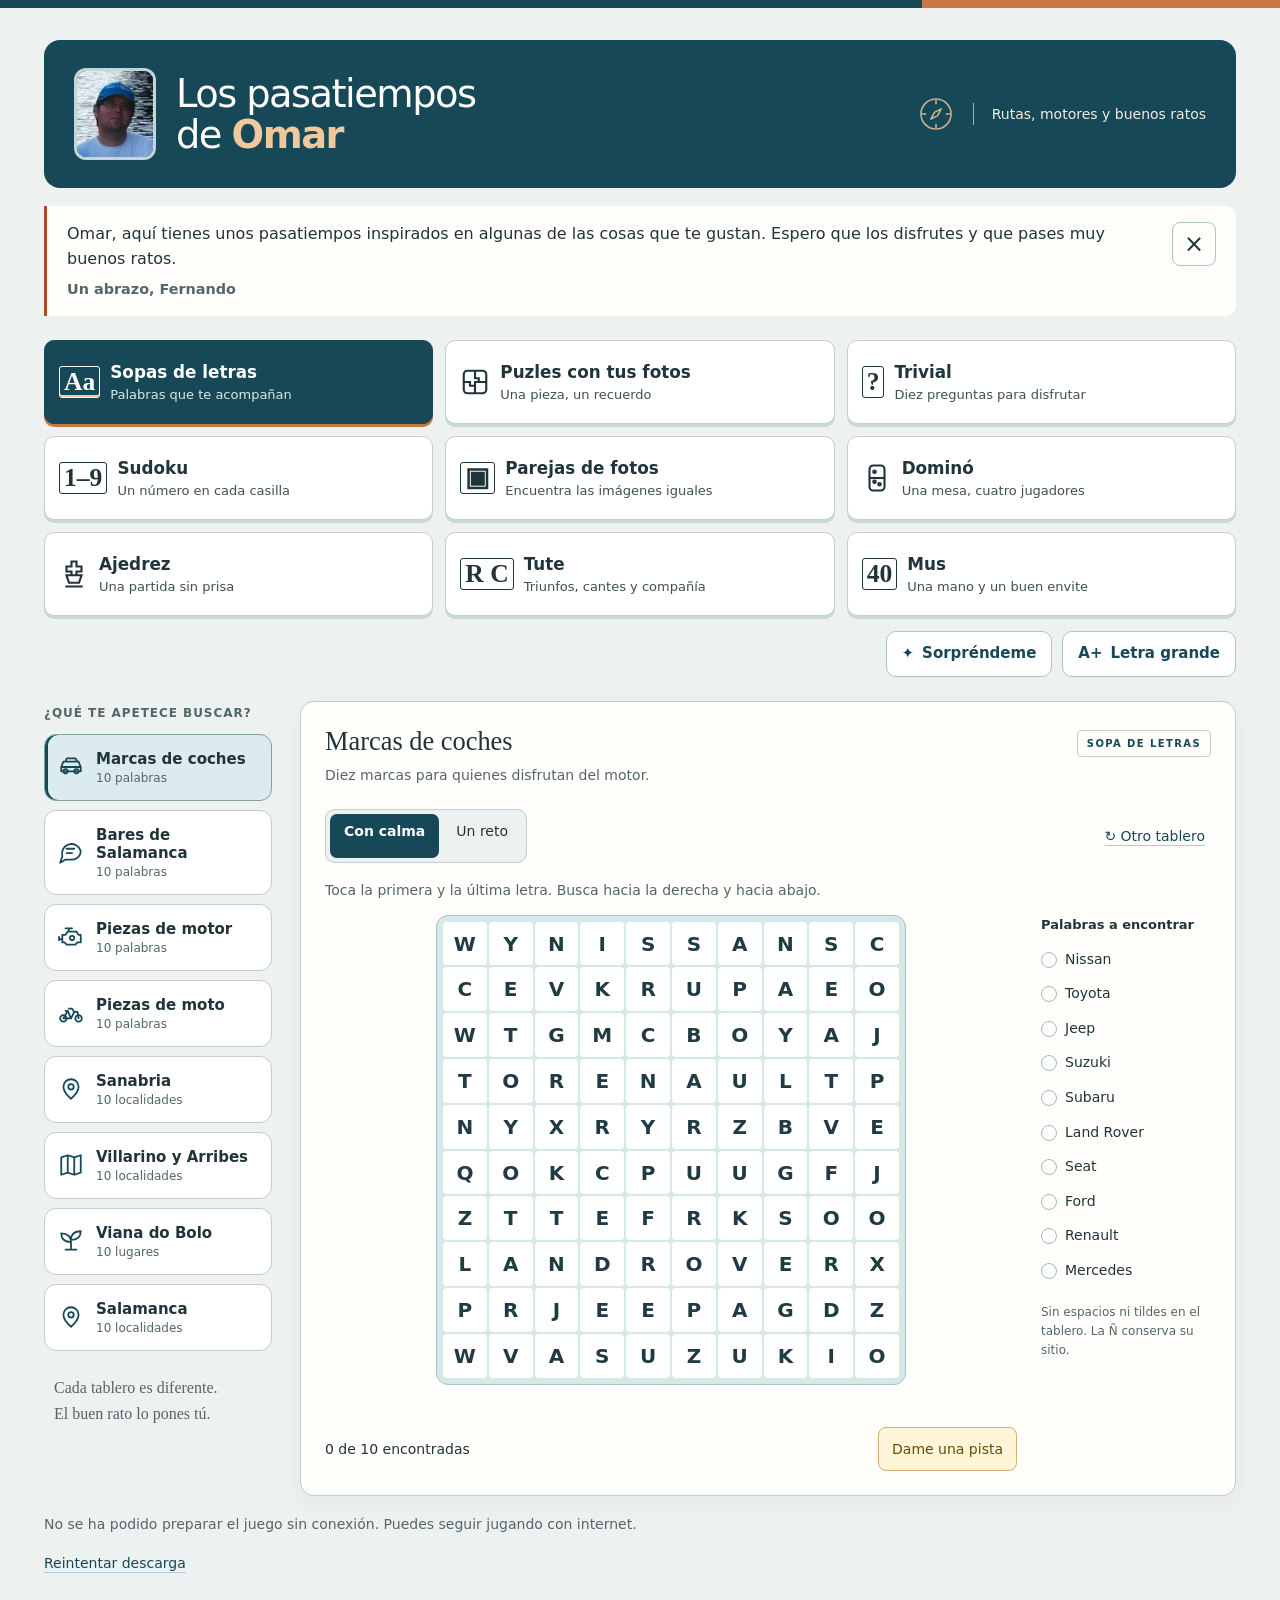
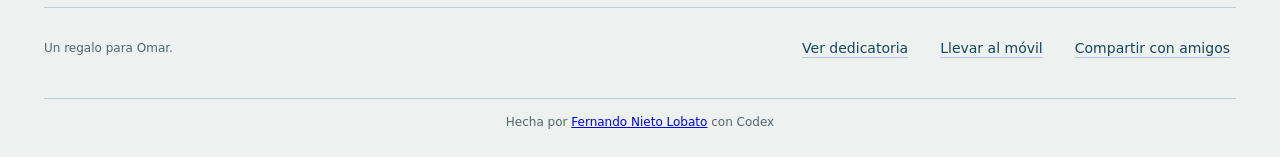
<file: omar/index.html>
<!doctype html>
<html lang="es">
<head>
  <meta charset="UTF-8"><meta name="viewport" content="width=device-width,initial-scale=1,viewport-fit=cover">
  <meta name="theme-color" content="#164858"><meta name="description" content="Juegos y recuerdos para Omar">
  <meta name="robots" content="noindex,nofollow"><meta name="apple-mobile-web-app-capable" content="yes">
  <title>Los pasatiempos de Omar</title>
  <link rel="icon" href="./icon.svg" type="image/svg+xml"><link rel="manifest" href="./manifest.webmanifest">
  <link rel="stylesheet" href="./style.css?v=37"><link rel="stylesheet" href="./domino.css?v=37"><link rel="stylesheet" href="./chess.css?v=37"><link rel="stylesheet" href="./card-games.css"><link rel="stylesheet" href="./special-games.css"><link rel="stylesheet" href="./pairs.css"><link rel="stylesheet" href="./theme.css">
<meta property="og:type" content="website"><meta property="og:title" content="Los pasatiempos de Omar"><meta property="og:description" content="Juegos y recuerdos para Omar"><meta property="og:url" content="https://elcontemplador.github.io/pasatiempos-regalo/omar/"><meta property="og:image" content="https://elcontemplador.github.io/pasatiempos-regalo/omar/assets/header.jpg"><link rel="apple-touch-icon" href="./apple-touch-icon.png">
</head>
<body data-person="omar">
 <a class="skip-link" tabindex="0" href="#main">Saltar al juego</a>
 <div id="mobile-nav" class="mobile-nav" role="navigation" aria-label="Navegación del juego" hidden><span id="mobile-game-label"></span><button id="mobile-games" class="comfort-button">Cambiar juego ↑</button></div>
 <div class="birthday-stripe"></div>
 <div class="shell">
  <header class="masthead">
   <div class="identity"><span class="portrait portrait-photo" aria-hidden="true"><img src="./assets/header.jpg" alt="" width="512" height="512"></span><div><h1>Los pasatiempos<br>de <span>Omar</span></h1></div></div>
   <div class="birthday-note"><p>Rutas, motores y buenos ratos</p></div>
  </header>
  <aside id="personal-welcome" class="personal-dedication" aria-label="Dedicatoria de bienvenida" hidden><div><p>Omar, aquí tienes unos pasatiempos inspirados en algunas de las cosas que te gustan. Espero que los disfrutes y que pases muy buenos ratos.</p><p class="dedication-signature">Un abrazo, Fernando</p></div><button type="button" id="close-personal-welcome" aria-label="Cerrar dedicatoria">×</button></aside>
  <nav id="game-menu" tabindex="-1" class="game-tabs" aria-label="Elige un juego">
   <button id="tab-words" class="game-tab active" aria-pressed="true"><span class="tab-icon" aria-hidden="true">Aa</span><span>Sopas de letras<small>Palabras que te acompañan</small></span></button>
   <button id="tab-puzzle" class="game-tab" aria-pressed="false"><svg viewBox="0 0 24 24" fill="none" stroke="currentColor" stroke-width="1.7" aria-hidden="true"><rect x="3" y="3" width="18" height="18" rx="3"/><path d="M12 3v6h3v3h-3v9M3 12h5v3h4m0-3h9"/></svg><span>Puzles con tus fotos<small>Una pieza, un recuerdo</small></span></button>
   <button id="tab-quiz" class="game-tab" aria-pressed="false"><span class="tab-icon" aria-hidden="true">?</span><span>Trivial<small>Diez preguntas para disfrutar</small></span></button>
   <button id="tab-letters" class="game-tab" aria-pressed="false"><span class="tab-icon" aria-hidden="true">1–9</span><span>Sudoku<small>Un número en cada casilla</small></span></button>
   <button id="tab-parejas" class="game-tab" aria-pressed="false"><span class="tab-icon" aria-hidden="true">▣</span><span>Parejas de fotos<small>Encuentra las imágenes iguales</small></span></button>
   <button id="tab-domino" class="game-tab" aria-pressed="false"><svg viewBox="0 0 24 24" fill="none" stroke="currentColor" stroke-width="1.7" aria-hidden="true"><rect x="6" y="2" width="12" height="20" rx="3"/><path d="M6 12h12"/><circle cx="10" cy="7" r="1"/><circle cx="14" cy="17" r="1"/><circle cx="10" cy="15" r="1"/></svg><span>Dominó<small>Una mesa, cuatro jugadores</small></span></button>
   <button id="tab-chess" class="game-tab" aria-pressed="false"><svg viewBox="0 0 24 24" fill="none" stroke="currentColor" stroke-width="1.7" aria-hidden="true"><path d="M10 2h4v4h4v4h-4v3h-4v-3H6V6h4zM6 13h12l-2 6H8zM5 22h14"/></svg><span>Ajedrez<small>Una partida sin prisa</small></span></button>
   <button id="tab-tute" class="game-tab" aria-pressed="false"><span class="tab-icon" aria-hidden="true">R C</span><span>Tute<small>Triunfos, cantes y compañía</small></span></button>
   <button id="tab-mus" class="game-tab" aria-pressed="false"><span class="tab-icon" aria-hidden="true">40</span><span>Mus<small>Una mano y un buen envite</small></span></button>
  </nav>
  <div class="comfort-tools" role="region" aria-label="A tu gusto"><button id="surprise" class="comfort-button"><span aria-hidden="true">✦</span> Sorpréndeme</button><button id="large-text" class="comfort-button" aria-pressed="false"><span aria-hidden="true">A+</span> Letra grande</button></div>
  <main id="main" tabindex="-1">
   <section id="words-view" aria-labelledby="word-title">
    <div class="words-layout">
     <div class="theme-side" role="group" aria-labelledby="themes-title"><h2 id="themes-title" class="section-label">¿Qué te apetece buscar?</h2><div id="themes" class="theme-list"></div><button id="word-jump" class="comfort-button mobile-only">Ir al tablero ↓</button><p class="side-note">Cada tablero es diferente.<br>El buen rato lo pones tú.</p></div>
     <div class="play-area">
      <div class="play-heading"><div><h2 id="word-title"></h2><p id="word-description"></p></div><span class="game-tag">SOPA DE LETRAS</span></div>
      <div class="game-toolbar"><fieldset class="segmented"><legend class="sr-only">Dificultad de la sopa</legend><label><input type="radio" name="difficulty" value="calma" checked><span>Con calma</span></label><label><input type="radio" name="difficulty" value="reto"><span>Un reto</span></label></fieldset><button class="text-button" id="new-word">↻ Otro tablero</button></div>
      <div id="word-recovery-tools" class="recovery-tools" hidden><button id="word-recover" class="text-button recovery-button">↶ Recuperar tablero anterior</button></div>
      <p class="instruction" id="word-instruction">Toca la primera y la última letra de una palabra.</p>
      <div class="board-and-list"><div class="board-panel"><p class="mobile-board-tip">¿Casillas pequeñas? Puedes ampliarlas para jugar con más comodidad.</p><button type="button" id="word-zoom" class="text-button mobile-only board-zoom" aria-pressed="false" aria-controls="word-grid">Ampliar casillas</button><p id="word-zoom-help" class="board-zoom-help" hidden>Desliza el tablero hacia los lados para verlo completo.</p><div class="word-grid-scroll"><div id="word-grid" class="word-grid" role="group" aria-label="Tablero de sopa de letras"></div></div><p id="word-feedback" class="inline-feedback" aria-hidden="true"></p><div class="board-bottom"><span id="word-progress"></span><button class="hint-button" id="word-hint">Dame una pista</button></div></div>
       <div class="word-list-panel"><h3 id="word-list-title">Palabras a encontrar</h3><button id="word-list-toggle" class="text-button mobile-only" aria-expanded="true" aria-controls="word-list word-normalization">Ocultar palabras</button><ul id="word-list" class="word-list"></ul><p id="word-normalization" class="small-note">Sin espacios ni tildes en el tablero. La Ñ conserva su sitio.</p></div>
      </div>
      <div id="word-win" tabindex="-1" class="win-message" hidden><strong>¡Todas encontradas, Omar!</strong><span>Otra sopa cuando te apetezca.</span><button class="primary-button" id="word-again">Jugar otra vez</button></div>
     </div>
    </div>
   </section>
   <section id="puzzle-view" hidden aria-labelledby="puzzle-title">
    <div class="puzzle-layout"><div class="photo-side" role="group" aria-labelledby="memory-title"><h2 id="memory-title" class="section-label">Tu recuerdo</h2><div class="chosen-memory"><img id="chosen-photo" alt=""><div><p id="chosen-title"></p><p id="photo-credit" class="photo-credit" hidden></p><button id="change-photo" class="comfort-button">Cambiar foto <span aria-hidden="true">↗</span></button></div></div></div>
     <div id="puzzle-play" class="play-area"><div class="play-heading"><div><h2 id="puzzle-title">Una sonrisa de hoy</h2><p>Vamos a poner cada pieza en su sitio.</p></div><span class="game-tag">PUZLE DE FOTOS</span></div>
      <div class="game-toolbar"><fieldset class="segmented"><legend class="sr-only">Número de piezas</legend><label><input type="radio" name="pieces" value="3" checked><span>9 piezas</span></label><label><input type="radio" name="pieces" value="4"><span>16 piezas</span></label></fieldset><button class="text-button" id="new-puzzle">↻ Mezclar</button><button class="comfort-button" id="expand-puzzle" aria-haspopup="dialog">Ampliar puzle</button></div>
      <div id="puzzle-recovery-tools" class="recovery-tools" hidden><button id="puzzle-recover" class="text-button recovery-button">↶ Recuperar puzle anterior</button></div>
      <p class="instruction">Toca dos piezas para intercambiarlas.</p>
      <div class="puzzle-surface"><div id="puzzle-board" class="puzzle-board" role="group" aria-label="Piezas de la fotografía"></div></div>
      <p id="puzzle-feedback" class="inline-feedback" aria-hidden="true"></p><div class="puzzle-bottom"><span id="puzzle-progress"></span><button class="hint-button" id="show-photo">Ver la foto</button></div>
      <div id="puzzle-win" tabindex="-1" class="win-message" hidden><strong>¡La foto está completa!</strong><span>Un recuerdo, pieza a pieza.</span><button class="primary-button" id="puzzle-again">Volver a jugar</button></div>
     </div></div>
   </section>
   <section id="quiz-view" hidden aria-labelledby="quiz-title">
    <div class="quiz-layout">
     <div role="group" aria-labelledby="quiz-topics-title"><h2 id="quiz-topics-title" class="section-label">Elige un tema</h2><div id="quiz-topics" class="theme-list"></div><p class="side-note">Para jugar solo<br>o en buena compañía.</p></div>
     <div class="play-area quiz-play">
      <div class="play-heading"><div><h2 id="quiz-title"></h2><p id="quiz-description"></p></div><span class="game-tag">TRIVIAL</span></div>
     <p id="quiz-sync-notice" class="sync-notice" role="status" aria-live="polite"></p>
      <div class="quiz-progress-line"><span id="quiz-progress"></span><span id="quiz-score"></span></div>
      <progress id="quiz-meter" max="10" value="0" aria-label="Preguntas respondidas"></progress>
      <div id="quiz-question-area">
       <h3 id="quiz-question" tabindex="-1"></h3><p class="quiz-instruction">Toca la respuesta que creas correcta.</p>
       <div id="quiz-help" class="quiz-help"><button id="quiz-fifty" class="hint-button" aria-describedby="quiz-help-note">Comodín 50/50</button><p id="quiz-help-note" role="status" aria-live="polite" aria-atomic="true">Una vez por partida. Deja dos opciones.</p></div>
       <div id="quiz-answers" class="quiz-answers" role="group" aria-labelledby="quiz-question"></div>
       <div id="quiz-feedback" tabindex="-1" class="quiz-feedback" role="status" aria-live="polite" aria-atomic="true" hidden></div>
       <button id="quiz-next" class="primary-button quiz-next" hidden>Siguiente pregunta</button>
      </div>
      <div id="quiz-result" class="quiz-result" hidden>
       <p class="eyebrow">¡PARTIDA COMPLETADA!</p><h3 id="quiz-result-title" tabindex="-1"></h3><p id="quiz-result-message"></p>
       <button id="quiz-again" class="primary-button">Otras 10 preguntas</button>
       <details id="quiz-review"><summary>Repasar las respuestas</summary><ol id="quiz-review-list"></ol></details>
      </div>
     </div>
    </div>
   </section>
   <section id="parejas-view" class="pairs-game" hidden aria-labelledby="parejas-title"></section>
   <section id="letters-view" hidden aria-label="Sudoku"></section>
   <section id="domino-view" hidden aria-labelledby="domino-title">
    <div id="domino-play" class="play-area domino-play">
     <div class="play-heading"><div><h2 id="domino-title">Dominó por parejas</h2><p>Tu compañero y tú frente a dos rivales. Un buen rato, ficha a ficha.</p></div><span class="game-tag">CUATRO JUGADORES</span></div>
     <div class="domino-topbar"><div class="domino-score" aria-label="Marcador de la partida"><div><span>Tú y tu compañero</span><strong id="domino-us">0</strong></div><div><span>Los rivales</span><strong id="domino-them">0</strong></div></div><p id="domino-round" class="domino-round"></p></div>
     <div class="game-toolbar"><button id="expand-domino" class="comfort-button" aria-haspopup="dialog">Ampliar mesa</button><button id="domino-new" class="text-button">Nueva partida</button><button id="domino-rules" class="comfort-button" aria-haspopup="dialog">Cómo se juega</button><button id="domino-settings" class="comfort-button" aria-haspopup="dialog">Opciones</button><button id="domino-recover" class="text-button" hidden>Recuperar partida anterior</button></div>
     <div id="domino-guide-tip" class="domino-guide-tip"><p>Puedes arrastrar las fichas o jugar con dos toques.</p><button id="domino-guide-open" class="text-button" aria-haspopup="dialog">Guía rápida</button><button id="domino-guide-dismiss" class="text-button">Ocultar ayuda</button></div>
     <div class="domino-view-tools" aria-label="Recorrer la mesa"><button id="domino-see-left" class="comfort-button">Ver A</button><button id="domino-see-right" class="comfort-button">Ver B</button><button id="domino-see-last" class="comfort-button">Última</button><button id="domino-fit" class="comfort-button" aria-pressed="false">Mesa completa</button><button id="domino-history" class="comfort-button" aria-haspopup="dialog">Jugadas</button></div>
     <div class="domino-body">
      <div id="domino-table" class="domino-table" aria-label="Mesa de cuatro jugadores">
       <div id="domino-seat-2" class="domino-seat"></div><div id="domino-seat-1" class="domino-seat"></div>
       <div id="domino-arena" class="domino-arena" tabindex="0" aria-label="Mesa de dominó. Desliza para recorrer la cadena."><div id="domino-surface"><div id="domino-chain" class="domino-chain" role="group" aria-label="Fichas y extremos de la mesa, de A a B"></div></div><p id="domino-drop-caption" class="domino-drop-caption" aria-live="polite" hidden></p></div>
       <div id="domino-seat-3" class="domino-seat"></div><div id="domino-seat-0" class="domino-seat"></div>
      </div>
      <p class="domino-table-hint">Suelta la ficha junto a la cadena o dentro de la mesa. El destino se ilumina antes de colocarla.</p>
      <div class="domino-dock">
       <div class="domino-ends"><button id="domino-left" disabled>Colocar salida</button><button id="domino-right" disabled hidden>B</button></div>
       <div class="domino-interaction"><p id="domino-instruction" class="instruction domino-instruction" tabindex="-1" role="status" aria-live="polite" aria-atomic="true"></p><p id="domino-notice" class="domino-notice" role="status"></p>
        <h3 class="domino-hand-title">Tus fichas</h3><div id="domino-hand" class="domino-hand" role="group" aria-label="Tus fichas de dominó"></div>
        <div class="domino-actions"><button id="domino-pass" class="primary-button" hidden>Pasar</button><button id="domino-step" class="primary-button" hidden>Siguiente jugada</button><button id="domino-undo" class="text-button" hidden>Rectificar mi jugada</button><button id="domino-pause" class="text-button" aria-pressed="false">Pausar partida</button></div>
        <p id="domino-status" class="domino-status" role="status" aria-live="polite" aria-atomic="true"></p>
       </div>
      </div>
     </div>
     <div id="domino-result" class="domino-result" hidden><h3 id="domino-result-title" tabindex="-1"></h3><p id="domino-result-text"></p><p id="domino-score-change" class="domino-score-change"></p><button id="domino-next" class="primary-button" hidden>Siguiente mano</button><button id="domino-again" class="primary-button" hidden>Volver a jugar</button><details><summary>Ver las fichas que quedaban</summary><div id="domino-remaining"></div></details></div>
    </div>
   </section>
   <section id="chess-view" hidden aria-labelledby="chess-title">
    <div id="chess-play" class="play-area chess-play">
     <div class="play-heading"><div><h2 id="chess-title">Una partida de ajedrez</h2><p>Frente al ordenador, sin reloj y sin prisa.</p></div><span class="game-tag">AJEDREZ</span></div>
     <p class="mobile-board-tip">¿Casillas pequeñas? Amplía el tablero para verlo mejor.</p><div class="game-toolbar chess-toolbar"><button id="expand-chess" class="comfort-button" aria-haspopup="dialog">Ampliar tablero</button><button id="chess-new" class="text-button" aria-haspopup="dialog">Nueva partida</button><button id="chess-options" class="comfort-button" aria-haspopup="dialog">Opciones</button><button id="chess-history" class="comfort-button" aria-haspopup="dialog">Jugadas</button><button id="chess-recover" class="text-button" hidden>Recuperar partida anterior</button></div>
     <div class="chess-layout">
      <div class="chess-table">
       <div id="chess-computer-row" class="chess-player"><span id="chess-computer-piece" class="chess-player-piece" aria-hidden="true"></span><div class="chess-player-info"><div class="chess-player-name"><strong id="chess-computer"></strong><span id="chess-computer-turn" class="chess-turn"></span></div><span id="chess-computer-last" class="chess-player-last"></span><div id="chess-computer-captures" class="chess-captures" role="img" aria-label="Sin capturas"></div></div></div>
       <div class="chess-frame"><div id="chess-ranks" class="chess-ranks" aria-hidden="true"></div><div id="chess-board" class="chess-board" role="group" aria-label="Tablero de ajedrez. Usa las flechas para recorrer las casillas y pulsa Intro para elegir."></div><div id="chess-files" class="chess-files" aria-hidden="true"></div></div>
       <div id="chess-you-row" class="chess-player"><span id="chess-you-piece" class="chess-player-piece" aria-hidden="true"></span><div class="chess-player-info"><div class="chess-player-name"><strong id="chess-you"></strong><span id="chess-your-turn" class="chess-turn"></span></div><span id="chess-your-last" class="chess-player-last"></span><div id="chess-your-captures" class="chess-captures" role="img" aria-label="Sin capturas"></div></div></div>
      </div>
      <div class="chess-companion">
       <p id="chess-status" class="chess-status" role="status" aria-live="polite" aria-atomic="true"></p>
       <p id="chess-notice" class="chess-notice" role="status" aria-live="polite" aria-atomic="true"></p>
       <div id="chess-actions" class="chess-actions"><button id="chess-undo" class="comfort-button">Rectificar jugada</button><button id="chess-pause" class="text-button">Pausar partida</button><button id="chess-claim" class="comfort-button" hidden>Reclamar tablas</button></div>
       <div id="chess-recent" class="chess-recent" hidden><h3>Últimos turnos</h3><ul id="chess-recent-list"></ul></div>
       <div id="chess-result" class="chess-result" hidden><h3 id="chess-result-title" tabindex="-1"></h3><p id="chess-result-text"></p><button id="chess-again" class="primary-button" aria-haspopup="dialog">Otra partida</button></div>
      </div>
     </div>
    </div>
   </section>
   <section id="tute-view" hidden aria-labelledby="tute-title"></section>
   <section id="mus-view" hidden aria-labelledby="mus-title"></section>
   <p id="announcement" class="announcement" role="status" aria-live="polite" aria-atomic="true"></p>
  </main>
  <div class="app-status"><div id="update-notice" hidden><p role="status">Hay una versión nueva. Tus partidas se conservan.</p><button id="apply-update" class="comfort-button">Actualizar</button></div><p id="storage-status" role="status" hidden></p><p id="offline-status" role="status">Preparando el juego sin conexión…</p><button id="offline-retry" class="text-button" hidden>Reintentar descarga</button></div>
  <footer><p>Un regalo para Omar.</p><button type="button" id="open-personal-welcome" class="text-button" aria-controls="personal-welcome" aria-expanded="false">Ver dedicatoria</button><button id="install-help" class="text-button">Llevar al móvil</button><button id="share-friends" class="text-button">Compartir con amigos</button><p class="site-credit">Hecha por <a href="https://www.fernandonieto.es/">Fernando Nieto Lobato</a> con Codex</p></footer>
 </div>
 <dialog id="gallery-dialog" aria-labelledby="gallery-title"><button class="dialog-close" aria-label="Cerrar galería">×</button><h2 id="gallery-title">Elige un recuerdo</h2><p class="gallery-note">Tus fotos, muchas historias. Tu puzle se guarda al cambiar de foto.</p><div id="photo-options" class="photo-options"></div><button class="primary-button dialog-done">Seguir jugando</button></dialog>
 <dialog id="puzzle-zoom-dialog" aria-labelledby="puzzle-zoom-title"><div class="puzzle-zoom-heading"><h2 id="puzzle-zoom-title">Puzle ampliado</h2><button class="comfort-button" id="close-puzzle-zoom">Volver</button></div><p class="puzzle-zoom-tip">El tablero se adapta a la pantalla. Juega sin prisa.</p><p id="puzzle-zoom-announcement" class="sr-only" role="status" aria-live="polite" aria-atomic="true"></p></dialog>
 <dialog id="photo-dialog" aria-labelledby="reference-title"><button class="dialog-close" aria-label="Cerrar fotografía">×</button><h2 id="reference-title">La foto completa</h2><img id="reference-photo" alt=""/><button class="primary-button dialog-done">Seguir jugando</button></dialog>
 <dialog id="help-dialog" aria-labelledby="help-title"><button class="dialog-close" aria-label="Cerrar ayuda">×</button><h2 id="help-title">Siempre a mano</h2><p>Abre esta web en Chrome en tu móvil Android. Pulsa el menú <strong>⋮</strong> y elige <strong>Añadir a pantalla de inicio</strong> o <strong>Instalar aplicación</strong>.</p><p>En el iPhone o iPad: abre la web en Safari, pulsa <strong>Compartir</strong> y después <strong>Añadir a pantalla de inicio</strong>.</p><p class="small-note">Las partidas se guardan en este navegador. Si borras sus datos, se reinician. El aviso al pie de la página te indicará cuándo están preparados todos los juegos y fotos para jugar sin conexión.</p><button class="primary-button dialog-done">Entendido</button></dialog>
 <dialog id="share-dialog" aria-labelledby="share-title"><button class="dialog-close" aria-label="Cerrar compartir">×</button><h2 id="share-title">Compartir con amigos</h2><p>Para disfrutar solo o en buena compañía.</p><label class="share-label" for="share-link">Enlace a la web</label><input id="share-link" type="text" readonly spellcheck="false"><div class="share-actions"><button id="share-native" class="primary-button" hidden>Compartir…</button><button id="share-copy" class="hint-button">Copiar enlace</button></div><p id="share-status" role="status" aria-live="polite" aria-atomic="true"></p><button class="text-button dialog-done">Seguir jugando</button></dialog>
 <dialog id="domino-zoom-dialog" aria-labelledby="domino-zoom-title"><div class="domino-zoom-heading"><h2 id="domino-zoom-title">Tu mesa de dominó</h2><button id="close-domino-zoom" class="comfort-button">Volver</button></div><p class="domino-zoom-tip">Más espacio para seguir la partida. Desliza la mesa para recorrer toda la cadena.</p></dialog>
 <dialog id="domino-settings-dialog" aria-labelledby="domino-settings-title"><button class="dialog-close" aria-label="Cerrar opciones">×</button><h2 id="domino-settings-title">A tu ritmo</h2><p id="domino-variant" class="domino-variant"></p><div class="domino-options"><label for="domino-speed">Ritmo de los otros jugadores</label><select id="domino-speed"><option value="normal">Normal</option><option value="slow">Más despacio</option><option value="step">Una jugada cada vez</option></select><p class="small-note">El ritmo no cambia la dificultad ni las reglas. En «Una jugada cada vez», pulsa «Siguiente jugada» para avanzar.</p><label class="domino-sound-option" for="domino-sound"><input type="checkbox" id="domino-sound"> Sonidos suaves</label><p id="domino-sound-status" class="small-note" role="status"></p></div><button id="domino-guide-settings" class="comfort-button" aria-haspopup="dialog">Guía rápida</button><button class="primary-button dialog-done">Seguir jugando</button></dialog>
 <dialog id="domino-guide-dialog" aria-labelledby="domino-guide-title"><button class="dialog-close" aria-label="Cerrar guía">×</button><h2 id="domino-guide-title">Ficha a ficha</h2><ol><li><strong>Elige una ficha disponible.</strong> Puedes arrastrarla hasta el tapete: verás dónde encajará antes de soltarla.</li><li><strong>También puedes jugar con dos toques.</strong> Toca la ficha y después el extremo A o B. Las letras se mantienen aunque la cadena haga curvas.</li></ol><p>La primera mano se abre con el doble seis. Cuando no puedas colocar ninguna ficha, aparecerá «Pasar».</p><p>«Ver A», «Ver B» y «Última» te llevan a esas partes de la mesa sin jugar ninguna ficha. «Mesa completa» ofrece una vista general; puedes seguir desplazándote para leer las fichas.</p><button class="primary-button dialog-done">A jugar</button></dialog>
 <dialog id="domino-history-dialog" aria-labelledby="domino-history-title"><button class="dialog-close" aria-label="Cerrar jugadas">×</button><h2 id="domino-history-title">Últimas jugadas</h2><ol id="domino-recent" class="domino-recent" aria-label="Las cuatro últimas jugadas, de la más antigua a la más reciente"></ol><details><summary>Ver toda esta mano</summary><ol id="domino-history-list" class="domino-history-list" aria-label="Historial público de esta mano, en orden de juego"></ol></details><p class="small-note">Solo aparecen las fichas jugadas y los pases. Las manos de los demás permanecen ocultas hasta el final.</p><button class="primary-button dialog-done">Volver a la mesa</button></dialog>
 <dialog id="domino-new-dialog" aria-labelledby="domino-new-title"><button class="dialog-close" aria-label="Cerrar nueva partida">×</button><h2 id="domino-new-title">Una partida de dominó</h2><p>A cuatro, por parejas, hasta 100 puntos. Los otros tres jugadores los lleva el juego.</p><div class="domino-options"><label for="domino-level">¿Cómo te apetece jugar?</label><select id="domino-level"><option value="calma">Con calma</option><option value="reto">Con estrategia</option></select><label for="domino-scoring">Puntos al ganar una mano</label><select id="domino-scoring"><option value="all">Sumar todas las fichas pendientes</option><option value="opponents">Sumar solo las fichas de los rivales</option></select></div><p class="small-note">La partida que llevabas podrás recuperarla con «Recuperar partida anterior».</p><button id="domino-start" class="primary-button">Repartir y empezar</button><button class="text-button dialog-done">Seguir con mi partida</button></dialog>
 <dialog id="domino-rules-dialog" aria-labelledby="domino-rules-title"><button class="dialog-close" aria-label="Cerrar reglas">×</button><h2 id="domino-rules-title">Una mesa de cuatro</h2><ul><li>Juegas con el compañero de enfrente. Se reparten las 28 fichas: siete para cada uno. No hay fichas para robar.</li><li>En la primera mano sale quien tiene el doble seis, colocándolo. Después, la salida pasa al jugador de su derecha, con la ficha que quiera. El turno avanza hacia la derecha.</li><li>Arrastra una ficha disponible hasta el extremo de la mesa donde quieras colocarla. Puedes soltarla junto a un extremo de la cadena o dentro de la mesa: el juego la orienta y la encaja en el extremo válido más cercano. Si la sueltas fuera de la mesa, vuelve a tu mano. También puedes tocar la ficha y después el extremo A o B. Si no tienes ninguna que encaje, pulsa «Pasar».</li><li>Gana la mano la pareja de quien se queda sin fichas. Si los cuatro pasan, gana la pareja con menos puntos en sus fichas; si empatan, nadie suma.</li><li>Al empezar puedes elegir entre sumar todas las fichas pendientes o solo las de los rivales. Gana la primera pareja que llegue a 100 puntos.</li></ul><p>Las fichas de los demás se muestran al terminar cada mano. La partida se guarda tras cada jugada; al cambiar de juego, se queda esperando. «Rectificar mi jugada» recupera tu último turno, retirando también las respuestas posteriores de los otros jugadores.</p><button class="primary-button dialog-done">A jugar</button></dialog>
 <noscript><p>Activa JavaScript en tu navegador para jugar.</p></noscript>
 <dialog id="chess-zoom-dialog" aria-labelledby="chess-zoom-title"><div class="chess-zoom-heading"><h2 id="chess-zoom-title">Tu tablero de ajedrez</h2><button id="close-chess-zoom" class="comfort-button">Volver</button></div></dialog>
 <dialog id="chess-new-dialog" aria-labelledby="chess-new-title"><button class="dialog-close" aria-label="Cerrar nueva partida">×</button><h2 id="chess-new-title">Una nueva partida</h2><div class="chess-options"><label for="chess-new-color">Tus piezas</label><select id="chess-new-color"><option value="w">Blancas · tú empiezas</option><option value="b">Negras · empieza el ordenador</option></select><label for="chess-new-level">Dificultad</label><select id="chess-new-level"><option value="calma">Con calma</option><option value="medio">Un poco más</option><option value="reto">Un reto</option></select></div><p>La partida que llevabas queda disponible en «Recuperar partida anterior».</p><button id="chess-start" class="primary-button">A jugar</button></dialog>
 <dialog id="chess-options-dialog" aria-labelledby="chess-options-title"><button class="dialog-close" aria-label="Cerrar opciones de ajedrez">×</button><h2 id="chess-options-title">A tu gusto</h2><div class="chess-options"><label for="chess-level">Dificultad del ordenador</label><select id="chess-level"><option value="calma">Con calma</option><option value="medio">Un poco más</option><option value="reto">Un reto</option></select><p class="small-note">Puedes cambiarla sin empezar de nuevo. Los tres niveles son para disfrutar de una partida tranquila.</p></div><div class="chess-option-actions"><button id="chess-flip" class="comfort-button">Girar tablero</button><button id="chess-rules" class="comfort-button" aria-haspopup="dialog">Cómo se juega</button><button id="chess-resign" class="text-button" aria-haspopup="dialog">Dar la partida por terminada</button></div><button class="primary-button dialog-done">Seguir jugando</button></dialog>
 <dialog id="chess-rules-dialog" aria-labelledby="chess-rules-title"><button class="dialog-close" aria-label="Cerrar ayuda de ajedrez">×</button><h2 id="chess-rules-title">Pieza a pieza</h2><p>Toca una de tus piezas y después una casilla marcada. También puedes arrastrarla. El punto marca un destino libre y el círculo una captura.</p><p>Gana quien da <strong>jaque mate</strong>: el rey está amenazado y no tiene una defensa legal. Si estás en jaque, solo podrás jugar movimientos que protejan tu rey.</p><p>Se permiten <strong>enroque</strong>, <strong>captura al paso</strong> y <strong>coronación</strong>. Para enrocar, mueve el rey dos casillas; la torre lo acompaña. Al llegar un peón al final, podrás elegir dama, torre, alfil o caballo.</p><p>«Rectificar jugada» recupera tu último turno, incluida la respuesta del ordenador. «Pausar partida» detiene al ordenador. Las partidas se guardan en este navegador.</p><p>Hay tablas por rey ahogado o material insuficiente. Puedes reclamarlas cuando una posición aparece tres veces o tras 50 movimientos de cada lado sin mover peones ni capturar. Son automáticas tras cinco repeticiones o 75 movimientos; el mate tiene prioridad.</p><p class="small-note">Con teclado: flechas para recorrer el tablero, Intro o espacio para elegir y Escape para cancelar la selección. Inicio y Fin te llevan a los extremos de la fila.</p><button class="primary-button dialog-done">A jugar</button></dialog>
 <dialog id="chess-promotion-dialog" aria-labelledby="chess-promotion-title"><button class="dialog-close" aria-label="Cancelar coronación">×</button><h2 id="chess-promotion-title">Tu peón ha llegado</h2><p>Elige la pieza en la que quieres convertirlo.</p><div id="chess-promotion-options" class="chess-promotion-options"></div></dialog>
 <dialog id="chess-history-dialog" aria-labelledby="chess-history-title"><button class="dialog-close" aria-label="Cerrar jugadas de ajedrez">×</button><h2 id="chess-history-title">Las jugadas de esta partida</h2><ol id="chess-history-list" class="chess-history-list"></ol><button class="primary-button dialog-done">Seguir jugando</button></dialog>
 <dialog id="chess-resign-dialog" aria-labelledby="chess-resign-title"><button class="dialog-close" aria-label="Cancelar fin de partida">×</button><h2 id="chess-resign-title">¿Terminamos esta partida?</h2><p>Se dará la victoria al ordenador. Después podrás empezar otra o retomar esta misma partida.</p><div class="chess-option-actions"><button class="comfort-button dialog-done">Seguir jugando</button><button id="chess-confirm-resign" class="text-button">Sí, terminar partida</button></div></dialog>
 <script type="module" src="./app.js?v=37"></script>
</body>
</html>
</file>
<file: chuchi/style.css>
@font-face{font-family:system-fallback;src:local('Segoe UI')}
:root{color-scheme:light;--ink:#173653;--blue:#244d94;--accent:#315dc6;--pale:#edf3fc;--line:#d8e2ef;--yellow:#ffdc79;--muted:#526779;--paper:#fff;--page:#f4f7fc;--radius:20px;font-family:system-fallback,system-ui,-apple-system,BlinkMacSystemFont,'Segoe UI',sans-serif;font-size:16px;color:var(--ink);background:var(--page)}
*{box-sizing:border-box}body{margin:0}button,input{font:inherit}button{cursor:pointer;-webkit-tap-highlight-color:transparent}button:disabled{cursor:default}button:focus-visible,a:focus-visible,input:focus-visible+span{outline:3px solid #b26000;outline-offset:3px}button{touch-action:manipulation}h1,h2,h3,p{margin:0}button svg{flex-shrink:0}button,dialog{color:var(--ink)}[hidden]{display:none!important}.birthday-stripe{height:7px;background:linear-gradient(90deg,var(--blue) 0 68%,var(--yellow) 68% 100%)}.shell{max-width:1240px;margin:auto;padding:32px 36px 0}.masthead{display:flex;align-items:center;justify-content:space-between;gap:24px;padding:0 0 28px}.identity{display:flex;gap:20px;align-items:center}.portrait{width:82px;height:92px;object-fit:cover;object-position:center 44%;border-radius:15px;box-shadow:0 5px 18px #203c6a17;border:3px solid white}.eyebrow{font-size:.75rem;font-weight:750;letter-spacing:.12em;color:var(--blue);margin-bottom:8px}h1{font-family:Georgia,'Times New Roman',serif;font-weight:400;font-size:2rem;line-height:1.13}h1 span{font-weight:700}.birthday-note{display:flex;align-items:center;gap:18px}.birthday-note p{font-size:.875rem;line-height:1.6;color:var(--muted);border-left:1px solid #ccd7e7;padding-left:18px}.game-tabs{display:grid;grid-template-columns:1fr 1fr;gap:12px;margin-bottom:25px}.game-tab{display:flex;align-items:center;gap:15px;min-height:84px;text-align:left;padding:16px 23px;border:1px solid var(--line);border-radius:16px;background:white;font-weight:700;font-size:1.2rem;transition:background .15s,box-shadow .15s}.game-tab.active{background:var(--blue);color:white;border-color:var(--blue);box-shadow:0 5px 14px #244d9419}.game-tab small{display:block;font-weight:400;font-size:.875rem;margin-top:5px;opacity:.86}.game-tab svg{width:37px;height:37px}.tab-icon{font-family:Georgia,serif;font-size:2rem;border:1px solid currentColor;border-radius:6px;padding:1px 4px;line-height:1.1}.words-layout,.puzzle-layout{display:grid;grid-template-columns:228px minmax(0,1fr);gap:28px}.section-label{text-transform:uppercase;font-size:.75rem;letter-spacing:.08em;margin:5px 0 14px;color:var(--muted)}.theme-list{display:flex;flex-direction:column;gap:9px}.theme-button{border:1px solid var(--line);background:white;display:flex;align-items:center;gap:12px;text-align:left;padding:15px 13px;border-radius:12px;font-weight:650;font-size:.9375rem;min-height:61px}.theme-button svg{width:26px;height:26px;flex-shrink:0;color:var(--blue)}.theme-button.active{background:#e3edff;border-color:#8aaddc;box-shadow:inset 3px 0 var(--blue)}.theme-button small{font-size:.75rem;display:block;font-weight:400;color:var(--muted);margin-top:3px}.side-note{font-family:Georgia,serif;font-size:1rem;line-height:1.6;color:var(--muted);margin:24px 10px}.play-area{background:var(--paper);border:1px solid var(--line);border-radius:var(--radius);padding:24px;min-width:0;box-shadow:0 6px 28px #21426d05}.play-heading{display:flex;justify-content:space-between;align-items:flex-start;gap:16px}.play-heading h2{font-family:Georgia,serif;font-size:1.65rem;font-weight:500;line-height:1.2}.play-heading p{font-size:.875rem;line-height:1.5;color:var(--muted);margin-top:7px}.game-tag{font-size:.625rem;letter-spacing:.09em;font-weight:700;color:var(--blue);border:1px solid var(--line);padding:7px 9px;border-radius:5px;white-space:nowrap;margin-top:4px}.game-toolbar{display:flex;justify-content:space-between;align-items:center;gap:10px;margin:23px 0 17px;flex-wrap:wrap}.segmented{margin:0;display:flex;background:var(--page);padding:4px;border:1px solid var(--line);border-radius:10px;gap:3px}.segmented label{position:relative;cursor:pointer}.segmented input{position:absolute;opacity:0;width:1px;height:1px}.segmented span{display:block;padding:9px 14px;font-size:.875rem;border-radius:7px;min-height:38px}.segmented input:checked+span{background:var(--blue);color:white;font-weight:600}.text-button{border:0;background:transparent;color:var(--blue);font-size:.875rem;padding:10px 6px;min-height:44px;text-decoration:underline;text-decoration-color:#b2c6e8;text-underline-offset:4px}.instruction{font-size:.875rem;line-height:1.5;color:var(--muted);padding:0 0 14px}.board-and-list{display:grid;grid-template-columns:minmax(0,1fr) 158px;gap:24px;align-items:start}.board-panel{min-width:0}.word-grid{display:grid;grid-template-columns:repeat(10,minmax(0,1fr));gap:2px;background:#e5edf8;padding:6px;border-radius:12px;border:1px solid #c8d8ee;max-width:470px;margin:auto;user-select:none;-webkit-user-select:none}.letter{border:0;display:flex;align-items:center;justify-content:center;border-radius:4px;aspect-ratio:1;background:#fff;color:#173d6d;font-weight:650;font-size:clamp(1rem,1.35vw,1.35rem);padding:0;min-width:0;transition:background .12s}.letter:hover{background:#edf3ff}.letter.found{background:#d3e7e0;color:#174b42}.letter.found[data-color="1"]{background:#d6e5ff;color:#234d85}.letter.found[data-color="2"]{background:#ffe9ac;color:#664706}.letter.found[data-color="3"]{background:#e6dcf8;color:#563479}.letter.picked{background:var(--blue)!important;color:white!important;box-shadow:inset 0 0 0 2px #0c2a53}.letter.hinted{background:var(--yellow)!important;color:#4e3902!important;box-shadow:inset 0 0 0 2px #b67b00}.board-bottom{display:flex;justify-content:space-between;align-items:center;gap:8px;margin:12px 0 0;font-size:.875rem}.hint-button{padding:10px 13px;background:#fff6d9;border:1px solid #e7d299;border-radius:8px;color:#67490b;font-size:.875rem;min-height:44px}.hint-button:disabled{opacity:.6}.word-list-panel h3{font-size:.8125rem;font-weight:650;margin:2px 0 13px}.word-list{list-style:none;padding:0;margin:0;display:flex;flex-direction:column;gap:5px}.word-list li{display:flex;gap:8px;align-items:flex-start;font-size:.875rem;line-height:1.4;padding:5px 0}.word-check{border:1px solid #b8c9dd;border-radius:50%;height:16px;width:16px;flex:0 0 16px;display:grid;place-items:center;font-size:11px;margin-top:2px;color:transparent}.word-list li.done{color:#396458}.word-list li.done .word-check{background:#d3e7e0;border-color:#9dbfb2;color:#174b42}.word-list li.done .word-name{text-decoration:line-through;text-decoration-color:#99b6aa}.small-note{font-size:.75rem!important;line-height:1.6!important;color:var(--muted);margin-top:17px!important}.win-message{padding:22px;margin-top:20px;background:#eaf5ef;border:1px solid #b5d4c3;border-radius:12px;display:flex;flex-direction:column;align-items:flex-start;gap:9px}.win-message strong{font-family:Georgia,serif;font-size:1.4rem}.win-message span{font-size:.9375rem;line-height:1.5}.primary-button{background:var(--blue);color:#fff;border:0;border-radius:9px;padding:13px 20px;font-weight:650;min-height:46px;margin-top:6px}.photo-options{display:flex;flex-direction:column;gap:16px}.photo-option{padding:7px;border:1px solid var(--line);background:#fff;border-radius:13px;overflow:hidden;text-align:left}.photo-option.active{border-color:var(--blue);box-shadow:0 0 0 2px var(--blue)}.photo-option img{display:block;width:100%;height:150px;object-fit:cover;object-position:center 37%;border-radius:8px}.photo-option span{display:block;padding:10px 5px 6px;font-weight:600;font-size:.875rem}.puzzle-surface{max-width:510px;margin:auto}.puzzle-board{display:grid;grid-template-columns:repeat(var(--pieces),minmax(0,1fr));gap:4px;background:#d8e3f2;padding:4px;border-radius:12px;overflow:hidden;aspect-ratio:var(--photo-ratio);transition:gap .2s}.puzzle-piece{border:0;background-repeat:no-repeat;padding:0;min-width:0;position:relative;outline-offset:-5px!important;border-radius:3px;aspect-ratio:auto;box-shadow:inset 0 0 0 1px #ffffff44}.puzzle-piece.selected{box-shadow:inset 0 0 0 5px var(--yellow);z-index:1}.puzzle-piece.selected::after{content:'✓';position:absolute;right:8px;top:8px;background:var(--yellow);width:27px;height:27px;border-radius:50%;display:grid;place-items:center;font-weight:750;color:#3c3105}.puzzle-board.solved{gap:0;padding:0}.puzzle-board.solved .puzzle-piece{border-radius:0;box-shadow:none}.puzzle-bottom{max-width:510px;margin:14px auto 0;display:flex;justify-content:space-between;align-items:center;gap:8px;font-size:.875rem}.announcement{min-height:27px;margin:12px 0 0;text-align:center;font-size:.875rem;color:var(--blue)}footer{border-top:1px solid var(--line);display:flex;justify-content:space-between;align-items:center;gap:20px;margin-top:22px;padding:18px 0 25px;font-size:.75rem;color:var(--muted)}footer p{line-height:1.6}footer p span{display:block}dialog{max-width:min(92vw,560px);max-height:90dvh;overflow:auto;border:0;border-radius:20px;padding:28px;box-shadow:0 20px 80px #08213c55}dialog::backdrop{background:#092b50b8}dialog h2{font-family:Georgia,serif;font-size:1.65rem;font-weight:500;padding-right:30px;margin:0 0 19px}dialog p{font-size:1rem;line-height:1.65;margin:14px 0}.dialog-close{position:absolute;right:12px;top:9px;background:transparent;border:0;font-size:1.9rem;width:44px;height:44px}.dialog-done{display:block;margin:17px auto 0}#reference-photo{max-width:100%;max-height:65dvh;object-fit:contain;display:block;margin:auto;border-radius:6px}.sr-only{position:absolute;width:1px;height:1px;padding:0;margin:-1px;overflow:hidden;clip:rect(0,0,0,0);white-space:nowrap;border:0}
@media(min-width:1100px){.board-and-list{grid-template-columns:minmax(0,1fr) 170px}.letter{font-size:1.25rem}}
@media(max-width:960px){.shell{padding:24px 24px 0}.words-layout,.puzzle-layout{grid-template-columns:185px minmax(0,1fr);gap:20px}.play-area{padding:20px}.board-and-list{grid-template-columns:1fr}.word-list{display:grid;grid-template-columns:1fr 1fr;gap:3px 10px}.word-list-panel h3{margin-bottom:8px}.game-tag{display:none}.birthday-note{display:none}.theme-button{padding:12px 10px}.word-grid{max-width:470px}.letter{font-size:1.125rem}.photo-option img{height:130px}}
@media(max-width:680px){.shell{padding:21px 14px 0}.masthead{padding-bottom:22px;gap:8px}.identity{gap:12px;min-width:0}.portrait{width:59px;height:69px;border-width:2px;border-radius:11px}.eyebrow{font-size:.625rem;letter-spacing:.055em;margin-bottom:6px}h1{font-size:1.43rem}.birthday-note{display:none}.game-tabs{gap:8px;margin-bottom:20px}.game-tab{padding:13px 12px;gap:9px;min-height:66px;border-radius:12px;font-size:.9375rem;line-height:1.25}.game-tab small{display:none}.tab-icon{font-size:1.45rem}.game-tab svg{width:28px;height:28px}.words-layout,.puzzle-layout{display:block}.section-label{font-size:.6875rem;margin-bottom:10px}.theme-list{display:grid;grid-template-columns:1fr 1fr;gap:7px;margin-bottom:17px}.theme-button{padding:10px 12px;min-height:55px;border-radius:9px;font-size:.875rem;gap:9px}.theme-button svg{width:22px;height:22px}.theme-button small{font-size:.6875rem}.side-note{display:none}.play-area{padding:18px 12px;border-radius:15px}.play-heading h2{font-size:1.45rem}.play-heading p{font-size:.8125rem;margin-top:6px}.game-toolbar{margin:17px 0 13px;gap:7px}.segmented span{font-size:.8125rem;padding:9px 10px}.text-button{font-size:.8125rem}.instruction{font-size:.8125rem;padding-bottom:12px}.board-and-list{gap:19px}.word-grid{padding:4px;gap:2px}.letter{font-size:1.06rem;min-height:0}.board-bottom{font-size:.8125rem}.hint-button{font-size:.8125rem;padding:9px 11px}.word-list{grid-template-columns:1fr 1fr}.word-list li{font-size:.875rem;padding:5px 0}.word-list-panel .small-note{font-size:.6875rem!important;margin-top:11px!important}.photo-options{display:grid;grid-template-columns:1fr 1fr;gap:10px;margin:0 2px 20px}.photo-option img{height:106px;object-position:center 32%}.photo-option span{font-size:.8125rem;padding:8px 3px 4px}.photo-option{border-radius:10px;padding:5px}.puzzle-board{gap:3px;padding:3px;border-radius:9px}.puzzle-bottom{font-size:.8125rem}.puzzle-piece.selected{box-shadow:inset 0 0 0 4px var(--yellow)}.puzzle-piece.selected::after{width:22px;height:22px;right:5px;top:5px;font-size:.8rem}.announcement{margin-top:10px;font-size:.8125rem;line-height:1.5}footer{margin-top:15px;padding:16px 0 24px;gap:8px;font-size:.6875rem}footer .text-button{white-space:nowrap}dialog{padding:23px}dialog h2{font-size:1.5rem}}
@media(max-width:355px){.shell{padding-left:9px;padding-right:9px}.play-area{padding-left:9px;padding-right:9px}.game-tab{padding:12px 9px;font-size:.8125rem}.letter{font-size:1rem}.theme-button{font-size:.8125rem;padding:10px 8px}.segmented span{padding:9px 8px}.game-toolbar .text-button{font-size:.75rem}h1{font-size:1.3rem}}
/* Keep the word bank in view while the taller mobile boards scroll. */
@media(max-width:960px){.board-and-list{display:flex;flex-direction:column;align-items:stretch}.word-list-panel{order:-1;position:sticky;top:0;z-index:3;background:white;padding:12px 0 10px;border-bottom:1px solid var(--line)}.word-list-panel .small-note{margin-top:7px!important}.word-list{grid-template-columns:1fr 1fr}.board-panel{width:100%}}
@media(max-width:680px){.eyebrow,.section-label,.theme-button small,footer{font-size:.75rem}.instruction,.segmented span,.text-button,.hint-button,.board-bottom,.photo-option span,.puzzle-bottom,.announcement{font-size:.875rem}.word-list-panel .small-note{font-size:.75rem!important}.word-list li{padding:3px 0}.word-list-panel h3{font-size:.875rem}.play-heading p{font-size:.875rem}.word-grid{grid-template-columns:repeat(10,minmax(1.2rem,1fr));overflow-x:auto}.word-list-panel{box-shadow:0 8px 12px -12px #244d9480}}
@media(prefers-reduced-motion:reduce){*,*::before,*::after{transition:none!important;animation:none!important;scroll-behavior:auto!important}}

/* Trivial: large answer controls and a calm, explicit progression. */
.game-tabs{grid-template-columns:repeat(3,minmax(0,1fr))}.game-tab{min-width:0}
.quiz-layout{display:grid;grid-template-columns:228px minmax(0,1fr);gap:28px}.quiz-play{min-height:540px}.quiz-play .play-heading p{font-size:1rem;line-height:1.6}.quiz-progress-line{display:flex;justify-content:space-between;gap:12px;margin-top:26px;font-size:.9375rem;font-weight:650}.quiz-play progress{display:block;width:100%;height:9px;margin:12px 0 28px;border:0;border-radius:8px;overflow:hidden;accent-color:var(--blue)}.quiz-play progress::-webkit-progress-bar{background:#e7edf6}.quiz-play progress::-webkit-progress-value{background:var(--blue);border-radius:8px}.quiz-play h3{font-family:Georgia,serif;font-size:1.6rem;line-height:1.35;font-weight:500;margin-bottom:12px}.quiz-instruction{font-size:.9375rem;color:var(--muted);margin:0 0 18px}.quiz-answers{display:grid;gap:12px}.quiz-answer{display:flex;align-items:center;gap:14px;border:1px solid #acbfd9;border-radius:12px;min-height:64px;width:100%;padding:14px 17px;text-align:left;background:#fff;color:var(--ink);font-size:1.125rem;line-height:1.4}.quiz-answer:hover:not(:disabled){background:#edf3fc;border-color:var(--blue)}.quiz-letter{display:grid;place-items:center;flex-shrink:0;width:32px;height:32px;border-radius:50%;background:#edf3fc;color:var(--blue);font-size:.9375rem;font-weight:700}.quiz-answer.correct{background:#e0efe8;border:2px solid #398166;color:#174b42}.quiz-answer.incorrect{background:#fff1e4;border:2px solid #ad6429;color:#6d3e1a}.quiz-answer:disabled{opacity:1}.quiz-mark{margin-left:auto;font-size:.875rem;font-weight:650;min-width:65px}.quiz-feedback{margin-top:20px;background:#f0f4fa;border-radius:12px;padding:18px;font-size:1rem;line-height:1.6}.quiz-feedback strong{display:block;margin-bottom:6px}.quiz-source{color:#244d94;display:inline-block;font-size:.875rem;line-height:1.5;margin-top:8px;text-underline-offset:3px;padding:6px 0}.quiz-next{margin-top:18px;min-height:48px}.quiz-result{text-align:center;padding:14px 0}.quiz-result h3{font-size:2.4rem;color:var(--blue)}.quiz-result>p:not(.eyebrow){line-height:1.65;font-size:1.125rem;max-width:540px;margin:0 auto 24px}.quiz-result details{text-align:left;margin-top:30px;border-top:1px solid var(--line);padding-top:18px}.quiz-result summary{cursor:pointer;padding:10px 0;color:var(--blue);font-weight:650}.quiz-result ol{padding-left:24px}.quiz-result li{padding:12px 0 18px;border-bottom:1px solid var(--line);font-size:1rem;line-height:1.6}.quiz-result li p{margin-top:6px}.quiz-play [tabindex='-1']:focus-visible{outline:3px solid #b26000;outline-offset:5px}
@media(max-width:960px){.quiz-layout{grid-template-columns:185px minmax(0,1fr);gap:20px}.game-tab{padding-left:14px;padding-right:14px;font-size:1rem;gap:10px}}
@media(max-width:680px){.game-tabs{grid-template-columns:1fr 1fr}.game-tab{font-size:.9375rem}.game-tab:last-child{grid-column:1/-1;min-height:54px;padding:10px 14px}.game-tab:last-child small{display:inline;font-size:.8125rem;margin-left:12px}.quiz-layout{display:block}.quiz-layout .theme-list{margin-bottom:20px}.quiz-play{min-height:0;padding:20px 14px}.quiz-play .play-heading h2{font-size:1.45rem}.quiz-play .play-heading p{font-size:1rem}.quiz-play h3{font-size:1.4rem}.quiz-answer{padding:13px 12px;gap:10px;font-size:1rem;flex-wrap:wrap}.quiz-answer>span:nth-child(2){flex:1;min-width:0}.quiz-mark{flex-basis:100%;margin-left:42px;min-width:0}.quiz-progress-line{margin-top:22px}.quiz-play progress{margin-bottom:22px}.quiz-result h3{font-size:2rem}.quiz-next{width:100%}}
@media(max-width:355px){.game-tab:last-child small{display:none}.quiz-answer{padding:12px 9px}.quiz-play{padding:18px 12px}}

/* Keep large word lists from covering the playing surface. */
.word-list-panel.not-sticky{position:static}
.app-status{margin-top:18px;color:var(--muted);font-size:.875rem;line-height:1.5}.app-status p{margin:6px 0}.app-status #storage-status{color:#714611;background:#fff6d9;padding:12px;border-radius:8px}.app-status .text-button{padding-left:0}

/* Small, always available comforts; saved independently of game progress. */
html.large-text{font-size:20px}.comfort-tools{display:flex;flex-wrap:wrap;justify-content:flex-end;gap:10px;margin:-10px 0 24px}.comfort-button{display:inline-flex;justify-content:center;align-items:center;gap:8px;min-height:46px;padding:10px 15px;background:#fff;border:1px solid #acbfd9;border-radius:10px;color:var(--blue);font-size:.9375rem;font-weight:650;line-height:1.4}.comfort-button[aria-pressed="true"]{background:var(--blue);color:white}.comfort-button[aria-pressed="true"]::after{content:'✓'}.comfort-button:hover{box-shadow:0 2px 8px #244d9420}.chosen-memory{padding:10px;background:white;border:1px solid var(--line);border-radius:14px}.chosen-memory>img{display:block;width:100%;max-height:210px;object-fit:contain;border-radius:8px;background:var(--page)}.chosen-memory p{font-family:Georgia,serif;font-size:1.125rem;line-height:1.4;margin:12px 0}.chosen-memory .comfort-button{width:100%}#gallery-dialog{width:760px;max-width:94vw}#gallery-dialog .photo-options{display:grid;grid-template-columns:repeat(3,minmax(0,1fr));gap:16px;margin:20px 3px}#gallery-dialog .photo-option img{height:140px;object-fit:contain;background:var(--page)}#gallery-dialog .photo-option span{overflow-wrap:anywhere;line-height:1.4}#gallery-dialog .gallery-note{font-size:.9375rem;color:var(--muted)}.dedication-signoff{font-family:Georgia,serif;font-style:italic;color:var(--blue)}footer{flex-wrap:wrap}footer p{margin-right:auto}.play-heading h2[tabindex]:focus-visible{outline:3px solid #b26000;outline-offset:5px}.theme-button>span{min-width:0;overflow-wrap:anywhere}
@media(max-width:680px){.comfort-tools{margin:-4px 0 20px;justify-content:stretch;gap:8px}.comfort-tools .comfort-button{flex:1;padding:10px 8px;font-size:.875rem}.photo-side .section-label{display:none}.chosen-memory{display:flex;align-items:center;gap:14px;margin-bottom:16px;padding:10px 12px}.chosen-memory>img{width:66px;height:76px;flex-shrink:0}.chosen-memory>div{min-width:0;flex:1}.chosen-memory p{margin:0 0 5px;font-size:1rem}.chosen-memory .comfort-button{width:auto;min-height:44px;padding:7px 12px;font-size:.875rem}#gallery-dialog .photo-options{grid-template-columns:repeat(2,minmax(0,1fr));gap:12px}#gallery-dialog .photo-option img{height:110px}#gallery-dialog{padding:23px 16px}footer{gap:6px 14px}footer p{flex-basis:100%}html.large-text .game-tab:last-child small{display:none}}

footer .site-credit{flex-basis:100%;margin:8px 0 0;padding-top:14px;border-top:1px solid var(--line);font-size:.75rem;line-height:1.6;color:var(--muted);text-align:center}

/* Fourth game: large letter tiles that wrap instead of shrinking. */
.game-tabs{grid-template-columns:repeat(4,minmax(0,1fr))}.game-tab{padding:15px 14px;font-size:1.05rem;gap:10px}.game-tab small{font-size:.8125rem}.game-tab .tab-icon{font-size:1.6rem}.game-tab svg{width:30px;height:30px}
.letters-play-area{max-width:850px;margin:0 auto}.letters-play-area>progress{display:block;width:100%;height:8px;accent-color:var(--blue);border:0;border-radius:8px;margin:0 0 24px}.letters-play-area .game-toolbar{margin-bottom:10px}#letters-progress{font-size:.9375rem;color:var(--blue);font-weight:650}.letters-clue-card{background:var(--pale);border-radius:12px;padding:18px 20px;margin-bottom:22px}.letters-clue-heading{display:flex;justify-content:space-between;align-items:baseline;gap:12px;flex-wrap:wrap}.letters-clue-heading h3{font-family:Georgia,serif;font-size:1.4rem;font-weight:500}.letters-clue-heading span{font-size:.875rem;color:var(--muted)}.letters-clue-card p{font-size:1.0625rem;line-height:1.6;margin-top:10px}.letters-how{font-size:.9375rem;line-height:1.5}.letters-slots,.letters-pool{display:flex;flex-wrap:wrap;justify-content:center;gap:8px}.letters-slots{padding:15px 0 20px;border-bottom:1px solid var(--line);margin-bottom:22px}.letter-slot,.loose-letter{width:2.7rem;min-width:44px;min-height:54px;border-radius:9px;padding:5px 3px;font-size:1.35rem;font-weight:700;color:var(--ink);border:1px solid #97b2d5;background:white}.letter-slot{display:flex;align-items:center;flex-direction:column;justify-content:center;line-height:1.2}.letter-slot small{font-size:.625rem;font-weight:400;color:var(--muted)}.letter-slot.empty{background:#f4f7fc;border:1px dashed #a3b5ce}.letter-slot.empty span{color:#60758c}.letter-slot.given{background:#fff6d9;border-color:#c9a958}.loose-letter{background:#e5eeff;border-color:#829ec8;box-shadow:0 3px 0 #c4d3e9;min-height:50px}.loose-letter:disabled{background:#f6f8fc;box-shadow:none;color:#a6b5c8;border-color:#e3e9f2}.letters-slots.complete .letter-slot{background:#e0efe8;border-color:#81af98}.letters-slots button:disabled{opacity:1}.letters-actions{display:flex;flex-wrap:wrap;align-items:center;gap:12px;margin-top:20px}.letters-actions .hint-button{margin-right:auto}.letters-feedback{min-height:1.5em;color:var(--blue);font-size:1rem;line-height:1.6;margin-top:18px}.letters-result h3{font-family:Georgia,serif;font-size:1.8rem;font-weight:500;margin:8px 0 20px}.letters-result ul{list-style:none;padding:0;margin:0 0 20px}.letters-result li{display:flex;justify-content:space-between;flex-wrap:wrap;gap:6px 16px;padding:13px 0;border-bottom:1px solid var(--line);font-size:1rem;overflow-wrap:anywhere}.letters-result li span{color:var(--muted);font-size:.875rem}.letters-play-area [tabindex='-1']:focus-visible{outline:3px solid #b26000;outline-offset:4px}
@media(max-width:1100px){.game-tabs{grid-template-columns:repeat(2,minmax(0,1fr))}}
@media(max-width:680px){.game-tab,.game-tab:last-child{grid-column:auto;min-height:70px;padding:12px 10px;font-size:.9375rem}.game-tab:last-child small{display:none}.game-tab svg{width:27px;height:27px}.letters-clue-card{padding:15px}.letters-clue-card p{font-size:1rem}.letters-slots,.letters-pool{gap:7px}.letters-slots{padding-top:8px}.letters-play-area{padding:18px 12px}.letters-actions{gap:6px 10px}.letters-actions .hint-button{flex-basis:100%;margin:0 0 4px}.letters-actions .text-button{flex:1}.letters-how{font-size:.875rem}.letters-result .primary-button,#letters-next{width:100%}}

.letters-play-area progress::-webkit-progress-bar{background:#e7edf6;border-radius:8px}.letters-play-area progress::-webkit-progress-value{background:var(--blue);border-radius:8px}.letters-play-area progress::-moz-progress-bar{background:var(--blue);border-radius:8px}.letter-slot small{font-size:.75rem}

/* Reflow follows the text size as well as the screen width. */
.game-tabs{grid-template-columns:repeat(auto-fit,minmax(min(100%,14rem),1fr))}
.game-tab>span:last-child,.identity>div,.play-heading>div{min-width:0;overflow-wrap:anywhere}
.game-tab .tab-icon,.portrait{flex-shrink:0}
.segmented{min-width:0;max-width:100%;flex-wrap:wrap}.segmented span{min-height:44px}
.board-bottom,.puzzle-bottom,.quiz-progress-line{flex-wrap:wrap}
.word-name,.quiz-play,.letters-play-area,.chosen-memory p,.win-message{overflow-wrap:anywhere}
dialog{width:min(92vw,560px);overflow-wrap:anywhere}
dialog,#gallery-dialog{padding-top:56px}
dialog h2{padding-right:0}.dialog-close{font-size:32px;line-height:1}
.win-message:focus-visible,.quiz-feedback:focus-visible{outline:3px solid #b26000;outline-offset:4px}
@media(max-width:680px){.game-tabs{grid-template-columns:repeat(auto-fit,minmax(min(100%,8.5rem),1fr))}}
@media(max-width:355px){dialog h2{font-size:1.35rem}}
@media(orientation:landscape){.shell{padding-left:max(24px,env(safe-area-inset-left));padding-right:max(24px,env(safe-area-inset-right))}}
.quiz-help{display:flex;align-items:center;flex-wrap:wrap;gap:10px 16px;margin:0 0 20px}.quiz-help p{flex:1;min-width:min(100%,12rem);font-size:.875rem;line-height:1.5;color:var(--muted)}.quiz-help .hint-button{flex-shrink:0;max-width:100%;min-height:46px}.quiz-help .hint-button:disabled{opacity:1;background:var(--page);border-color:var(--line);color:var(--muted)}

.recovery-tools{margin:-8px 0 14px}.recovery-button{min-height:44px;max-width:100%;text-align:left;white-space:normal}.share-label{display:block;margin:20px 0 8px;font-weight:650}#share-link{width:100%;min-width:0;min-height:48px;padding:12px;border:1px solid var(--line);border-radius:8px;background:var(--page);color:var(--ink);font-size:1rem}.share-actions{display:flex;flex-wrap:wrap;gap:12px;margin:20px 0}.share-actions button{min-height:48px;max-width:100%}#share-status{font-size:1rem;line-height:1.6;color:var(--ink)}#share-status:not(:empty){margin-bottom:18px}#share-dialog .dialog-done{min-height:44px}

/* Stable photo geometry and ordinary images avoid older iPad background painting issues. */
.puzzle-surface{position:relative}
.puzzle-surface::before{content:'';display:block;padding-top:var(--photo-padding,100%)}
.puzzle-board{position:absolute;top:0;left:0;width:100%;height:100%;aspect-ratio:auto;grid-template-rows:repeat(var(--pieces),minmax(0,1fr))}
.puzzle-piece{-webkit-appearance:none;appearance:none;overflow:hidden;min-height:0;background:#edf3fc}
.puzzle-piece img{position:absolute;display:block;max-width:none;max-height:none;pointer-events:none;user-select:none;-webkit-user-select:none}
.puzzle-piece:disabled{opacity:1}
.puzzle-piece.selected::before{content:'';position:absolute;inset:0;border:4px solid var(--yellow);border-radius:3px;z-index:1;pointer-events:none}
.puzzle-piece.selected::after{z-index:2}
dialog{max-height:90vh;max-height:90dvh}
#reference-photo{max-height:65vh;max-height:65dvh}
#puzzle-zoom-dialog{position:fixed;inset:0;margin:0;width:100%;max-width:none;height:100%;max-height:none;border-radius:0;padding:12px;padding-top:max(12px,env(safe-area-inset-top));padding-right:max(12px,env(safe-area-inset-right));padding-bottom:max(12px,env(safe-area-inset-bottom));padding-left:max(12px,env(safe-area-inset-left));overscroll-behavior:contain}
#puzzle-zoom-dialog .puzzle-zoom-heading{display:flex;align-items:center;justify-content:space-between;gap:14px;max-width:1100px;margin:0 auto}
#puzzle-zoom-title{font-size:1.25rem;margin:0;min-width:0}
#close-puzzle-zoom{flex-shrink:0}
#puzzle-zoom-dialog .puzzle-zoom-tip{font-size:.875rem;color:var(--muted);line-height:1.4;margin:8px auto 0;max-width:1100px}
#puzzle-zoom-dialog #puzzle-play{border:0;border-radius:0;box-shadow:none;padding:0;max-width:1100px;margin:auto}
#puzzle-zoom-dialog .play-heading{display:none}
#puzzle-zoom-dialog .game-toolbar{margin:10px 0 8px}
#puzzle-zoom-dialog .puzzle-surface,#puzzle-zoom-dialog .puzzle-bottom{max-width:1100px}
#puzzle-zoom-dialog .instruction{padding-bottom:8px}
@media(max-width:680px){#puzzle-zoom-dialog{padding-left:max(6px,env(safe-area-inset-left));padding-right:max(6px,env(safe-area-inset-right))}}

/* Six game labels reflow with their text size; the last game has no exception. */
.game-tabs{grid-template-columns:repeat(auto-fit,minmax(min(100%,max(12rem,calc((100% - 28px)/3))),1fr))}
.game-tabs .game-tab:last-child{grid-column:auto}
.identity{flex-wrap:wrap}.identity>div{flex:1 1 12rem}
.sync-notice{font-size:.9375rem;line-height:1.5;color:var(--blue);margin:10px 0}
.sync-notice:empty{display:none}
#puzzle-zoom-dialog .puzzle-surface,#puzzle-zoom-dialog .puzzle-bottom{max-width:var(--puzzle-fit-width,1100px)}
@media(max-width:680px){.game-tabs{grid-template-columns:repeat(auto-fit,minmax(min(100%,max(8.5rem,calc((100% - 8px)/2))),1fr))}}

/* Créditos visibles para fotografías de terceros. */
.chosen-memory .photo-credit{font:400 .75rem/1.45 system-ui,sans-serif;color:var(--muted);overflow-wrap:anywhere;margin:4px 0 9px}.photo-credit a{color:var(--blue);text-decoration:underline}

/* La fotografía se conserva completa; el marco presenta un detalle del retrato. */
.portrait-photo{position:relative;display:block;overflow:hidden}.portrait-photo img{display:block;width:100%;height:100%;object-fit:cover;object-position:center}

/* Acceso directo al juego para navegación con teclado. */
.skip-link{position:fixed;top:8px;left:8px;z-index:10000;padding:12px 18px;background:var(--paper);color:var(--ink);border:2px solid currentColor;border-radius:6px;transform:translateY(-200%);opacity:0;pointer-events:none}
.skip-link:focus-visible{transform:translateY(0);opacity:1;pointer-events:auto}

/* Navegación y ayudas cerca del tablero en teléfonos. */
.mobile-only,.mobile-nav{display:none}
.inline-feedback{min-height:1.5em;margin:8px 0;font-size:.9375rem;line-height:1.5;color:var(--blue)}
@media(max-width:680px),(max-width:960px) and (pointer:coarse){
 html{scroll-padding-top:calc(var(--mobile-nav-height,0px) + 12px)}
 .mobile-only{display:inline-flex}
 .mobile-nav{display:flex;position:fixed;inset:0 0 auto;z-index:20;align-items:center;justify-content:space-between;gap:10px;padding:6px max(12px,env(safe-area-inset-right)) 6px max(12px,env(safe-area-inset-left));padding-top:max(6px,env(safe-area-inset-top));background:var(--paper);border-bottom:1px solid var(--line);box-shadow:0 3px 10px #0001}
 #mobile-game-label{min-width:0;font-weight:700;white-space:nowrap;overflow:hidden;text-overflow:ellipsis;font-size:.875rem}
 .mobile-nav button{flex-shrink:0;min-height:44px;font-size:.875rem;padding:8px 12px}
 #word-jump{margin:0 0 18px;min-height:44px}
 .word-list-panel{top:var(--mobile-nav-height,0px)}
 #word-list-title{display:none}
 #word-list-toggle{min-height:44px;align-items:center;justify-content:space-between;width:100%;font-size:.9375rem;padding:8px 4px;text-decoration:underline;text-underline-offset:3px}
 .words-collapsed #word-list,.words-collapsed #word-normalization{display:none}
 #word-grid{scroll-margin-top:66px}
 .text-button,.hint-button,.segmented span{min-height:44px}
 .segmented span{display:flex;align-items:center;justify-content:center}
 select,input[type="text"]{font-size:16px}
 footer{padding-bottom:max(24px,env(safe-area-inset-bottom))}
}

#puzzle-zoom-dialog .puzzle-zoom-heading{position:sticky;top:0;z-index:5;background:var(--paper);padding-bottom:6px}

@media(max-width:680px),(max-width:960px) and (pointer:coarse){.sp-game .sp-toolbar select{font-size:max(16px,1rem)}}

.board-zoom-help{font-size:.875rem;line-height:1.4;color:var(--muted);margin:0 0 8px}.word-grid-scroll{max-width:100%;overflow-x:auto;overscroll-behavior-inline:contain}.board-zoom{margin-bottom:6px}
@media(max-width:680px){.word-grid.word-grid-zoomed{width:470px;max-width:none;grid-template-columns:repeat(10,minmax(0,1fr));overflow:visible}.word-grid-zoomed .letter{font-size:1.2rem}}

/* Ayuda de ampliación cerca de los tableros en pantallas pequeñas. */
.mobile-board-tip{display:none}
@media(max-width:680px){.mobile-board-tip{display:block;font-size:.875rem;line-height:1.45;color:var(--ink);margin:4px 0 8px}#word-zoom,#expand-chess{min-height:44px;padding:9px 13px;border:1px solid var(--blue);border-radius:8px;background:var(--pale);color:var(--ink);font-size:.9375rem;font-weight:700}#word-zoom[aria-pressed="true"]{background:var(--blue);color:#fff}}

/* Los tableros nuevos ajustan sus columnas a las palabras; el modo ampliado mantiene celdas táctiles. */
.word-grid{grid-template-columns:repeat(var(--word-cols,10),minmax(0,1fr))}
@media(max-width:680px){.word-grid{grid-template-columns:repeat(var(--word-cols,10),minmax(0,1fr))}.word-grid.word-grid-zoomed{width:calc(var(--word-cols,10)*47px);grid-template-columns:repeat(var(--word-cols,10),minmax(0,1fr)}}
</file>
<file: chuchi/domino.css>
/* Domino presentation: ordinary HTML, CSS dots and a scrollable felt table. */
.domino-play{--hand-unit:2.9rem;max-width:1200px;margin:auto}
.domino-topbar{display:grid;grid-template-columns:minmax(0,1fr) auto;align-items:center;gap:10px;margin:14px 0 10px;min-width:0}
.domino-score{display:grid;grid-template-columns:repeat(2,minmax(0,1fr));gap:8px;margin:0;min-width:0}
.domino-score>div{display:flex;align-items:center;justify-content:space-between;gap:8px;min-height:44px;min-width:0;padding:6px 10px;border:1px solid var(--line);border-radius:10px;background:#f5f7f5}
.domino-score>div:first-child{background:#e8f1ff;border-color:#a9c5e8}
.domino-score span{font-size:.875rem;line-height:1.3;overflow-wrap:anywhere}
.domino-score strong{font-size:1.375rem;line-height:1.2;color:var(--blue);flex-shrink:0}
.domino-play .domino-round,.domino-play .domino-variant{font-size:.8125rem;line-height:1.4;color:var(--muted)}
.domino-play .domino-round{margin:0;text-align:right}
.domino-play .game-toolbar{justify-content:flex-start;gap:6px;margin:8px 0}
.domino-play .game-toolbar button,.domino-view-tools button,.domino-actions button{min-height:44px;max-width:100%;font-size:.875rem;line-height:1.3;white-space:normal}
.domino-play .game-toolbar button{padding:8px 10px}
.domino-view-tools{display:flex;flex-wrap:wrap;gap:6px;margin:8px 0}
.domino-view-tools button{padding:8px 10px}
.domino-body,.domino-dock,.domino-interaction{min-width:0}
.domino-body{display:grid;grid-template-columns:minmax(0,1fr);gap:10px;align-items:start}

/* Partner and player retain their blue identity independently of the current turn. */
.domino-table{position:relative;display:grid;grid-template-columns:6rem minmax(0,1fr) 6rem;grid-template-areas:". north ." "west arena east" ". south .";align-items:center;gap:8px;min-width:0;margin:0;padding:10px;border:7px solid #79553e;border-radius:26px;background:radial-gradient(ellipse at center,#24765a,#10523e);box-shadow:inset 0 0 22px #082c2b55,0 3px 9px #183d7020}
#domino-seat-2{grid-area:north}#domino-seat-1{grid-area:west}#domino-seat-3{grid-area:east}#domino-seat-0{grid-area:south}
.domino-seat{display:flex;flex-direction:column;align-items:center;justify-content:center;gap:3px;min-width:0;padding:6px 5px;border:2px solid #b9c8bc;border-radius:11px;background:#f5f6ef;color:#173653;text-align:center;font-size:.8125rem;line-height:1.2;box-shadow:0 2px 5px #052c2925}
#domino-seat-0,#domino-seat-2{background:#e8f1ff;border-color:#8db5e6}
.domino-seat strong{font-size:.875rem;line-height:1.2;overflow-wrap:anywhere}
.domino-seat .seat-count,.domino-seat .seat-turn,.seat-last{font-size:.8125rem;line-height:1.25}
.domino-seat .seat-turn:empty{display:none}
.domino-seat .seat-turn{font-weight:650}
.domino-seat.current{border-color:#a96e09;box-shadow:0 0 0 2px #ffdf8c,0 2px 5px #052c2925}
.domino-seat.just-played{box-shadow:0 0 0 3px #ffdf8c80}
.domino-backs{display:none}
.seat-last{display:flex;align-items:center;justify-content:center;flex-wrap:wrap;gap:4px;max-width:100%}
.seat-last .domino-face{width:48px;height:25px;border-width:1px}
.seat-last .domino-half{padding:2px;gap:1px}
.seat-last span{overflow-wrap:anywhere}
#domino-seat-0,#domino-seat-2{flex-direction:row;flex-wrap:wrap;gap:5px 8px;min-height:40px}
.domino-arena{grid-area:arena;position:relative;min-width:0;height:320px;min-height:9rem;overflow:auto;border-radius:14px;background:#ffffff04;overscroll-behavior:contain;scrollbar-width:thin;touch-action:pan-x pan-y}
.domino-arena:focus-visible{outline:3px solid #ffdf8c;outline-offset:2px}
#domino-surface{position:relative;min-width:0}
#domino-chain{display:block;position:absolute;left:0;top:0;transform-origin:0 0;max-height:none;min-height:0;margin:0;padding:0;overflow:visible;list-style:none}
#domino-chain .domino-placed,.domino-preview{position:absolute;display:block;transform:translate(-50%,-50%)}
#domino-chain .domino-face{position:absolute;left:50%;top:50%;margin:0;box-shadow:0 2px 3px #062e2960;border-color:#b0b7a7;border-radius:4px}
#domino-chain .domino-placed small{display:none}
#domino-chain .last-play .domino-face{border-color:#c19331;background:#fff4ca;box-shadow:0 0 0 3px #ffe08d66,0 2px 5px #032c2c80}
#domino-chain .domino-placed[data-seat="2"].last-play .domino-face{border-color:#82bdff;background:#e9f4ff;box-shadow:0 0 0 3px #82bdff66}
.domino-socket{position:absolute;z-index:1;transform:translate(-50%,-50%);display:flex;align-items:center;justify-content:center;width:48px;height:48px;padding:4px;border:2px dashed #d3e5d199;border-radius:11px;background:#ffffff12;color:#fff;font-size:.9375rem;font-weight:700;line-height:1.15}
.domino-socket:disabled{cursor:default;color:#dae9dc}
.domino-socket.drop-available{background:#b0efb244;border-color:#b6f3b0;color:#fff}
.domino-socket.drop-hover{background:#c3f7bb88;border-style:solid;box-shadow:0 0 0 4px #c3f7bb55}
.domino-socket.drop-invalid{background:#bc493866;border-color:#ffbea6}
.domino-placed.drop-available .domino-face{outline:2px dashed #8dea8d;outline-offset:3px}
.domino-placed.drop-hover .domino-face{outline:4px solid #a5efa0;outline-offset:3px}
.domino-placed.drop-invalid .domino-face{outline:3px dashed #f4b29d;outline-offset:3px}
.domino-preview{z-index:3;pointer-events:none;opacity:.85}
.domino-preview .domino-face{background:#d6f1d0!important;border:2px dashed #235737!important;box-shadow:0 0 0 3px #b5f3b170!important}
.domino-play .domino-drop-caption{margin:0;position:absolute;left:50%;top:6px;transform:translateX(-50%);z-index:4;max-width:calc(100% - 12px);padding:6px 10px;border:1px solid #236643;border-radius:8px;background:#f0fff0;color:#16402c;font-size:.875rem;line-height:1.3;text-align:center;pointer-events:none;box-shadow:0 2px 8px #052c2940}
.domino-play .domino-center-note{margin:0;position:absolute;max-width:180px;transform:translate(-50%,-50%);color:#edf5e8;text-align:center;font-family:Georgia,serif;font-size:1rem;line-height:1.4;pointer-events:none}
.domino-play .domino-table-hint{font-size:.8125rem;line-height:1.4;color:var(--muted);margin:6px 0}
.is-paused .domino-arena::after{content:'Partida en pausa';position:absolute;left:50%;top:8px;transform:translateX(-50%);z-index:4;max-width:calc(100% - 12px);padding:7px 12px;border:1px solid #a9c5e8;border-radius:8px;background:#e8f1ff;color:#173653;font-size:.875rem;line-height:1.3;font-weight:650;white-space:nowrap;pointer-events:none}

/* Stand upright like real hand tiles; reserve their full rotated height. */
.domino-dock{padding:8px 6px;border:1px solid var(--line);border-radius:12px;background:#f9fbff}
.domino-ends{display:flex;justify-content:center;gap:8px;max-width:480px;margin:0 auto 6px}
.domino-ends button{flex:1;min-width:0;min-height:44px;padding:8px;border:1px solid #aac0dc;border-radius:9px;background:var(--pale);color:var(--blue);font-size:.875rem;font-weight:650;line-height:1.3;white-space:normal}
.domino-ends button:disabled{color:#596a7c;background:#f5f7f9;border-color:#d8e2ef}
.domino-dragging .domino-ends button.drop-available{background:#e8f5ed;border-color:#32764d;color:#215636}
.domino-dragging .domino-ends button.drop-hover{background:#c9edd5;border-color:#215636;box-shadow:0 0 0 3px #c9edd5}
.domino-dragging .domino-ends button.drop-invalid{background:#fff0e9;border-color:#aa5030;color:#863716}
.domino-play .domino-instruction{font-size:.875rem!important;line-height:1.4;padding:0!important;margin:4px 0 6px;color:var(--ink)!important}
.domino-hand-title{font-size:.875rem;line-height:1.3;text-align:center;margin:2px 0 5px}
.domino-hand{display:flex;align-items:center;justify-content:center;flex-wrap:wrap;gap:6px;padding:3px 0;min-width:0}
.domino-tile{position:relative;display:block;flex:0 0 auto;width:calc(var(--hand-unit) + 8px);height:calc(var(--hand-unit)*2 + 1.75rem);min-width:44px;min-height:44px;padding:0;overflow:hidden;border:2px solid #b4c8e4;border-radius:9px;background:#edf3fc}
.domino-face{display:flex;flex-shrink:0;width:5rem;height:2.6rem;border:2px solid #61777d;border-radius:6px;background:#fffdf4;box-shadow:0 2px 3px #183d7012;overflow:hidden}
.domino-half{display:grid;grid-template:repeat(3,1fr)/repeat(3,1fr);width:50%;height:100%;padding:4px;gap:2px}
.domino-half+.domino-half{border-left:1px solid #899394}
.domino-half i{display:block;border-radius:50%}.domino-half .pip{background:#173653}
.domino-tile .domino-face{position:absolute;left:50%;top:calc(var(--hand-unit) + .25rem);width:calc(var(--hand-unit)*2);height:var(--hand-unit);transform:translate(-50%,-50%) rotate(90deg)}
.domino-numbers{position:absolute;left:0;bottom:.3rem;width:100%;font-size:.8125rem;font-weight:650;line-height:1.2;text-align:center}
.domino-tile:not(:disabled){touch-action:none;user-select:none;-webkit-user-select:none;-webkit-touch-callout:none;cursor:grab;border-color:var(--blue);background:#e3edff}
.domino-tile.selected{background:#fff0ba;border-color:#866200;box-shadow:0 0 0 2px #ffe098}
.domino-tile:disabled{background:#f5f6f8;border-color:#dde3e9;opacity:1}
.domino-tile:disabled .domino-face{border-color:#99a3ab;box-shadow:none}
.domino-tile.drag-origin{opacity:.3}
.domino-tile.domino-drag-ghost{position:fixed;z-index:20;pointer-events:none;margin:0;min-height:0;background:#fff0ba;border-color:#866200;box-shadow:0 8px 24px #183d7038;opacity:.96;cursor:grabbing}
.domino-actions{display:flex;align-items:center;justify-content:center;flex-wrap:wrap;gap:4px 10px;margin:4px 0 0}
.domino-actions button{margin:0;padding:8px 9px;text-align:center}
#domino-step{background:var(--blue);color:#fff;border:1px solid var(--blue);border-radius:9px;font-weight:650}
.domino-play .domino-status{min-height:1.3em;margin:4px 0 0;font-size:.8125rem;line-height:1.35;color:var(--blue)}
.domino-play .domino-notice{margin:5px 0;padding:7px 9px;border:1px solid #dbc690;border-radius:8px;background:#fff6dc;color:#67490b;font-size:.875rem;line-height:1.4}.domino-notice:empty{display:none}
.domino-instruction:focus-visible,.domino-result h3:focus-visible{outline:3px solid #b26000;outline-offset:3px}

.domino-result{margin-top:12px;padding:16px;border:1px solid #b5d4c3;border-radius:12px;background:#eaf5ef}
.domino-result h3{font-family:Georgia,serif;font-size:1.5rem;line-height:1.3}
.domino-result p{line-height:1.5;margin:10px 0}
.domino-result details{margin-top:10px;font-size:.875rem}
.domino-result summary{display:flex;align-items:center;min-height:44px;cursor:pointer;text-decoration:underline;text-underline-offset:4px}
.domino-result button{max-width:100%}
#domino-score-change{padding:8px 10px;border:1px solid #9cbca8;border-radius:8px;background:white;font-weight:650}
.domino-options label{display:block;font-weight:650;margin:14px 0 7px;line-height:1.4}
.domino-options select{display:block;width:100%;min-width:0;min-height:48px;padding:10px;font:inherit;color:var(--ink);border:1px solid var(--line);border-radius:8px;background:white}
#domino-rules-dialog li,#domino-guide-dialog li{margin:10px 0;line-height:1.5}
#domino-new-dialog .primary-button{width:100%}
#domino-history-list{list-style:none;margin:14px 0;padding:0;display:flex;flex-direction:column;gap:8px}
#domino-history-list li{display:flex;align-items:center;flex-wrap:wrap;gap:8px;padding:10px;border:1px solid var(--line);border-radius:9px;background:#f5f7f5;font-size:.9375rem;line-height:1.4}
#domino-history-list li[data-seat="0"],#domino-history-list li[data-seat="2"]{background:#e8f1ff;border-color:#a9c5e8}
.domino-recent{display:flex;flex-wrap:wrap;gap:8px;list-style:none;margin:10px 0;padding:0}
.domino-recent li{display:flex;align-items:center;gap:8px;max-width:100%;font-size:.875rem;line-height:1.4}
.domino-recent .domino-face{width:56px;height:29px}.domino-recent .domino-half{padding:2px;gap:1px}

/* A dialog supplies enlargement on older iPads without the Fullscreen API. */
#domino-zoom-dialog{position:fixed;inset:0;margin:0;width:100%;max-width:none;height:100%;max-height:none;border-radius:0;padding:8px;padding-top:max(8px,env(safe-area-inset-top));padding-right:max(8px,env(safe-area-inset-right));padding-bottom:max(8px,env(safe-area-inset-bottom));padding-left:max(8px,env(safe-area-inset-left));overscroll-behavior:contain}
.domino-zoom-heading{position:sticky;top:-8px;z-index:5;display:flex;align-items:center;justify-content:space-between;gap:10px;max-width:1280px;margin:auto;padding:4px 0;background:white}
#domino-zoom-title{min-width:0;margin:0;padding:0;font-size:1.125rem;line-height:1.3}
#close-domino-zoom{flex-shrink:0;min-height:44px;padding:8px 12px;font-size:.875rem}
#domino-zoom-dialog .domino-zoom-tip{display:none}
#domino-zoom-dialog .domino-play{max-width:1280px;margin:0 auto;padding:0;border:0;border-radius:0;box-shadow:none}
#domino-zoom-dialog .play-heading{display:none}
#domino-zoom-dialog .domino-topbar{margin:4px 0}
#domino-zoom-dialog .game-toolbar{margin:4px 0}
#domino-zoom-dialog .domino-view-tools{margin:4px 0 6px}
#domino-zoom-dialog .domino-arena{height:clamp(9rem,calc(100vh - 42rem),24rem)}
#domino-zoom-dialog .domino-dock{padding-top:5px;padding-bottom:5px}
#domino-zoom-dialog .domino-score span{font-size:.8125rem}
#domino-zoom-dialog .domino-table{padding:8px;gap:6px}

@media(min-width:900px){
 #domino-zoom-dialog .domino-body{grid-template-columns:minmax(0,1.15fr) minmax(0,1fr);gap:14px}
 #domino-zoom-dialog .domino-arena{height:clamp(12rem,calc(100vh - 24rem),32rem)}
}
@media(max-width:680px){
 .domino-play{--hand-unit:2.4rem;padding:14px}
 .domino-topbar{grid-template-columns:minmax(0,1fr);gap:4px}
 .domino-play .domino-round{text-align:left}
 .domino-play .game-toolbar button{font-size:.8125rem;padding:8px}
 .domino-view-tools{display:grid;grid-template-columns:repeat(5,minmax(0,1fr));gap:4px}
 .domino-view-tools button{min-width:0;padding:4px;font-size:.8125rem;line-height:1.3}
 .domino-table{grid-template-areas:"west north east" "arena arena arena" ". south .";grid-template-columns:repeat(3,minmax(0,1fr));gap:5px;padding:6px;border-width:6px;border-radius:22px}
 .domino-seat{padding:5px 3px;font-size:.8125rem}
 .domino-seat strong{font-size:.8125rem}
 #domino-seat-2{flex-direction:column;gap:3px;min-height:0}
 #domino-seat-0{grid-column:1/-1;min-height:30px;padding:4px;gap:3px 8px}
 .seat-last .domino-face{display:none}
 .domino-arena{height:240px}
 .domino-hand{gap:4px}
 .domino-score>div{padding:5px 8px;gap:5px}
 .domino-score span{font-size:.8125rem}
 .domino-actions{gap:3px 6px}
 .domino-actions button{padding:7px 6px;font-size:.8125rem}
 #domino-zoom-dialog .domino-table{padding:6px;gap:5px}
}
@media(max-height:500px){
 #domino-zoom-dialog .domino-arena{height:12rem}
 #domino-zoom-dialog .domino-body{grid-template-columns:minmax(0,1fr)}
}
@media(prefers-reduced-motion:no-preference){
 .domino-seat.just-played{animation:domino-seat-glow .5s ease-out}
 .domino-placed.new-play{animation:domino-tile-entry .45s ease-out}
 @keyframes domino-seat-glow{from{box-shadow:0 0 0 7px #ffe09880}to{box-shadow:0 0 0 3px #ffdf8c80}}
 @keyframes domino-tile-entry{from{transform:translate(calc(-50% + var(--arrival-x)),calc(-50% + var(--arrival-y)));opacity:.25}to{transform:translate(-50%,-50%);opacity:1}}
}

.domino-guide-tip{display:flex;align-items:center;flex-wrap:wrap;gap:6px 12px;margin:10px 0;padding:8px 12px;border:1px solid var(--line);border-radius:10px;background:#f4f8ff}
.domino-guide-tip p{flex:1 1 200px;font-size:.875rem;line-height:1.4;margin:0}
.domino-guide-tip button{min-width:44px;min-height:44px;font-size:.875rem}
#domino-zoom-dialog .domino-guide-tip,#domino-zoom-dialog .domino-table-hint{display:none}
.domino-options label.domino-sound-option{display:flex;align-items:center;gap:12px;min-height:48px;padding:12px;border:1px solid var(--line);border-radius:8px}
.domino-sound-option input{flex-shrink:0;width:22px;height:22px}

/* Keep the table and the hand together when a phone is turned sideways. */
@media(orientation:landscape) and (min-width:700px) and (max-height:540px){
 #domino-zoom-dialog .domino-play{--hand-unit:2.4rem;display:grid;grid-template-columns:repeat(2,minmax(0,1fr));column-gap:12px}
 #domino-zoom-dialog .domino-topbar{grid-column:1;grid-row:1;grid-template-columns:minmax(0,1fr);gap:2px}
 #domino-zoom-dialog .domino-round{text-align:left}
 #domino-zoom-dialog .game-toolbar{grid-column:2;grid-row:1;align-self:center}
 #domino-zoom-dialog .domino-body{grid-column:1/-1;grid-row:2;grid-template-columns:repeat(2,minmax(0,1fr));gap:12px}
 #domino-zoom-dialog .domino-view-tools{grid-column:1/-1;grid-row:3}
 #domino-zoom-dialog .domino-guide-tip,#domino-zoom-dialog .domino-result{grid-column:1/-1}
 #domino-zoom-dialog .domino-table{grid-template-areas:"west north east" "arena arena arena" ". south .";grid-template-columns:repeat(3,minmax(0,1fr));gap:5px;padding:6px}
 #domino-zoom-dialog .domino-arena{height:9rem}
 #domino-zoom-dialog .domino-seat{padding:4px 3px}
 #domino-zoom-dialog #domino-seat-2{flex-direction:column;gap:3px;min-height:0}
 #domino-zoom-dialog #domino-seat-0{grid-column:1/-1;min-height:30px;padding:4px;gap:3px 8px}
 #domino-zoom-dialog .seat-last .domino-face{display:none}
 #domino-zoom-dialog .domino-hand{gap:4px}
}
</file>
<file: chuchi/chess.css>
/* Six familiar games, with a calm chess table and local vector pieces. */
.chess-play{max-width:1060px;margin:auto}
.chess-toolbar{justify-content:flex-start;margin:18px 0}
.chess-layout{display:grid;grid-template-columns:minmax(0,600px) minmax(230px,1fr);gap:28px;align-items:start}
.chess-table{min-width:0;width:100%;max-width:600px;margin:0 auto}
.chess-frame{display:grid;grid-template-columns:22px minmax(0,1fr);grid-template-rows:auto 23px;gap:2px}
.chess-ranks{display:grid;grid-template-rows:repeat(8,1fr);align-items:center;text-align:center;font-size:.875rem;color:var(--muted)}
.chess-files{grid-column:2;display:grid;grid-template-columns:repeat(8,1fr);align-items:center;text-align:center;font-size:.875rem;color:var(--muted)}
.chess-board{display:grid;grid-template-columns:repeat(8,minmax(0,1fr));grid-template-rows:repeat(8,minmax(0,1fr));aspect-ratio:1;border:3px solid #586653;border-radius:4px;overflow:hidden;box-shadow:0 5px 18px #17365314;user-select:none;-webkit-user-select:none;touch-action:pan-y pinch-zoom}
.chess-square{position:relative;display:flex;align-items:center;justify-content:center;border:0;border-radius:0;margin:0;padding:0;min-width:0;min-height:0;aspect-ratio:1;-webkit-appearance:none;appearance:none;color:var(--ink);overflow:hidden;touch-action:pan-y pinch-zoom}
.chess-square.draggable-piece{touch-action:none}
.chess-square.light{background:#eee9d8}.chess-square.dark{background:#91a68b}
.chess-square.last-move.light{background:#f2df9b}.chess-square.last-move.dark{background:#c5ba72}
.chess-square.selected{box-shadow:inset 0 0 0 4px #245599;background:#b5cfde}
.chess-square.in-check{background:#dba196;box-shadow:inset 0 0 0 4px #a63727}
.chess-square:focus-visible{outline:0;box-shadow:inset 0 0 0 4px #183d70;z-index:1}
.chess-square.legal-target::after{content:'';position:absolute;width:22%;height:22%;background:#183d7080;border-radius:50%;pointer-events:none}
.chess-square.capture-target::after{content:'';position:absolute;inset:4%;border:4px solid #183d7090;border-radius:50%;pointer-events:none}
.chess-square.drag-over{box-shadow:inset 0 0 0 4px #b75c00}
.chess-square.legal-target.drag-over,.chess-square.capture-target.drag-over{box-shadow:inset 0 0 0 4px #165f49}
.chess-square.drag-origin .chess-piece{opacity:.25}
.chess-piece{display:block;width:90%;height:90%;max-width:90px;max-height:90px;pointer-events:none;filter:drop-shadow(0 2px 1px #18263820)}
.chess-player{display:flex;align-items:center;gap:10px;min-height:50px;padding:7px 12px;margin:6px 0;border:1px solid var(--line);border-radius:10px;background:#f6f8fc}
.chess-player.current{background:#e8f1ff;border-color:#7ca2d1;box-shadow:inset 3px 0 var(--blue)}
.chess-player strong{font-size:.9375rem;line-height:1.4}
.chess-player-piece{width:34px;height:34px;flex-shrink:0}.chess-player-piece .chess-piece{width:100%;height:100%}
.chess-captures{display:flex;flex-wrap:wrap;min-height:0;gap:1px}
.chess-captures:empty{display:none}.chess-captures span{width:22px;height:23px}
.chess-captures .chess-piece{width:100%;height:100%}
.chess-companion{padding:18px;background:var(--pale);border:1px solid var(--line);border-radius:14px;min-width:0}
.chess-status{font-size:1rem;line-height:1.6;font-weight:600}
.chess-notice{font-size:.9375rem;line-height:1.5;color:#705022}.chess-notice:not(:empty){margin-top:10px}
.chess-actions{display:flex;flex-wrap:wrap;gap:8px;margin-top:14px}
.chess-actions .comfort-button{width:100%}.chess-actions .comfort-button:disabled{color:var(--muted);background:#f6f8fc;border-color:var(--line);box-shadow:none}
.chess-last-moves{margin-top:18px;border-top:1px solid #ccd9ea;padding-top:14px;display:grid;gap:12px}
.chess-last-moves p{font-size:.875rem;line-height:1.5}.chess-last-moves strong,.chess-last-moves span{display:block}.chess-last-moves span{margin-top:3px;color:var(--muted)}
.chess-last-moves span:empty::after{content:'Todavía ninguna'}
.chess-result{margin-top:16px;padding-top:16px;border-top:1px solid #b9ccdf}
.chess-result h3{font-family:Georgia,serif;font-size:1.4rem;margin-bottom:8px;line-height:1.3}
.chess-result p{font-size:1rem;line-height:1.5;margin-bottom:14px}
.chess-result [tabindex]:focus-visible{outline:3px solid #b26000;outline-offset:4px}
.chess-options{display:grid;gap:10px;margin:20px 0}.chess-options label{font-weight:650;font-size:1rem}
.chess-options select{font:inherit;min-width:0;width:100%;min-height:48px;background:#fff;border:1px solid #acbfd9;border-radius:8px;padding:10px;color:var(--ink)}
.chess-option-actions{display:flex;flex-wrap:wrap;gap:10px;margin:15px 0}
.chess-promotion-options{display:grid;grid-template-columns:repeat(2,minmax(0,1fr));gap:12px;margin:20px 0}
.chess-promote{flex-direction:column;min-height:105px}.chess-promote .chess-piece{width:55px;height:55px}
.chess-history-list{padding-left:24px;font-size:1rem;line-height:1.6;margin:18px 0}
.chess-history-list li{margin:8px 0;padding-left:4px}
#chess-drag-ghost{position:fixed;z-index:20000;pointer-events:none;transform:translate(-50%,-50%);filter:drop-shadow(0 5px 5px #172f5140)}#chess-drag-ghost .chess-piece{width:100%;height:100%}
#chess-zoom-dialog{position:fixed;inset:0;margin:0;width:100%;max-width:none;height:100%;max-height:none;border-radius:0;padding:10px;padding-top:max(10px,env(safe-area-inset-top));padding-right:max(10px,env(safe-area-inset-right));padding-bottom:max(10px,env(safe-area-inset-bottom));padding-left:max(10px,env(safe-area-inset-left));overscroll-behavior:contain}
.chess-zoom-heading{position:sticky;top:0;z-index:5;background:white;display:flex;align-items:center;justify-content:space-between;gap:12px;max-width:1060px;margin:auto}
#chess-zoom-title{font-family:Georgia,serif;font-size:1.25rem;margin:0;line-height:1.3}
#chess-zoom-dialog #chess-play{border:0;box-shadow:none;border-radius:0;padding:0}
#chess-zoom-dialog .play-heading{display:none}
#chess-zoom-dialog .chess-toolbar{margin:8px 0;gap:8px}
#chess-zoom-dialog .chess-toolbar button{min-height:44px;padding:7px 10px}
#chess-zoom-dialog .chess-table{max-width:min(680px,calc(100vh - 215px));margin:0 auto}
#chess-zoom-dialog .chess-player{margin:4px 0;min-height:40px;padding:4px 8px}
#chess-zoom-dialog .chess-player-piece{width:28px;height:28px}
@media(max-width:850px){
 .chess-layout{grid-template-columns:minmax(0,1fr);gap:14px}
 .chess-companion{padding:14px}.chess-actions{margin-top:8px}.chess-actions .comfort-button{width:auto}
 .chess-last-moves{grid-template-columns:repeat(2,minmax(0,1fr));margin-top:12px;padding-top:10px}
 #chess-zoom-dialog .chess-table{max-width:min(680px,calc(100vh - 270px))}
}
@media(max-width:680px){
 .chess-play{padding:16px 10px}.chess-toolbar{gap:7px;margin:12px 0}
 .chess-toolbar .comfort-button{padding:8px 10px}
 .chess-frame{grid-template-columns:18px minmax(0,1fr)}
 .chess-board{border-width:2px}
 .chess-player{padding:5px 8px;gap:7px}
 #chess-zoom-dialog{padding-left:max(6px,env(safe-area-inset-left));padding-right:max(6px,env(safe-area-inset-right))}
 #chess-zoom-dialog .chess-table{max-width:none}
 #chess-zoom-dialog .chess-companion{padding:10px}
 #chess-zoom-dialog .chess-last-moves{display:none}
 #chess-zoom-dialog .chess-status{font-size:.9375rem}
 .chess-result .primary-button{width:100%}
}
@media(max-height:540px) and (min-width:681px){
 #chess-zoom-dialog .chess-layout{grid-template-columns:minmax(0,1fr) minmax(230px,.8fr)}
 #chess-zoom-dialog .chess-table{max-width:350px}
}
@media(prefers-reduced-motion:reduce){.chess-piece{filter:none}}

/* Compact, readable player panels remain beside the board on every screen. */
.chess-player-info{flex:1;min-width:0}
.chess-player-name{display:flex;align-items:center;justify-content:space-between;flex-wrap:wrap;gap:2px 8px}
.chess-turn{font-size:.8125rem;font-weight:650;color:var(--muted);white-space:nowrap}
.chess-player.current .chess-turn{color:#183d70}
.chess-player-last{display:block;font-size:.8125rem;line-height:1.4;color:var(--muted);overflow-wrap:anywhere}
.chess-player-last:empty{display:none}
.chess-captures{gap:3px 8px;margin-top:2px}
.chess-captures span{display:flex;align-items:center;gap:1px;width:auto;height:24px}
.chess-captures .chess-piece{width:23px;height:24px}
.chess-captures b{font-size:.8125rem;font-weight:500;color:var(--muted)}
.chess-square.last-origin{outline:2px solid #8d7329;outline-offset:-4px}
.chess-square.last-destination:not(.selected):not(.in-check):not(:focus-visible){box-shadow:inset 0 0 0 3px #8d7329}
.chess-recent{margin-top:18px;border-top:1px solid #ccd9ea;padding-top:14px}
.chess-recent h3{font-size:.9375rem;margin:0 0 8px}
.chess-recent ul{list-style:none;margin:0;padding:0;display:grid;grid-template-columns:repeat(2,minmax(0,1fr));gap:6px 12px}
.chess-recent li{font-size:.875rem;line-height:1.4;color:var(--muted)}
#chess-zoom-dialog .chess-table{max-width:var(--chess-fit-width,600px)}
@media(max-width:850px){#chess-zoom-dialog .chess-recent{display:none}}

.chess-ranks,.chess-files{line-height:1}
</file>
<file: chuchi/card-games.css>
/* Baraja española compartida; el color de cada regalo se conserva. */
.cards-game{max-width:1060px;margin:auto;padding:clamp(12px,2.4vw,26px);background:var(--paper);border:1px solid var(--line);border-radius:var(--radius);color:var(--ink)}
.cards-kicker{font-size:.72rem;font-weight:750;letter-spacing:.12em;color:var(--blue);margin-bottom:5px}.cards-tools,.cards-controls{display:flex;flex-wrap:wrap;align-items:center;gap:8px;margin:18px 0}.cards-tools button{min-height:44px}.cards-scores{display:grid;grid-template-columns:1fr 1fr;gap:10px}.cards-scores>div{display:flex;align-items:center;justify-content:space-between;gap:10px;border:1px solid var(--line);background:var(--pale);border-radius:10px;padding:10px 14px}.cards-scores span{font-size:.875rem;line-height:1.35}.cards-scores strong{font-size:1.65rem;white-space:nowrap}.cards-scores small{font-size:.8rem;font-weight:400}.cards-status{font-weight:750;font-size:1.1rem;line-height:1.45;margin:18px 0 5px}.cards-help{font-size:.9375rem;line-height:1.5;min-height:1.5em}.cards-meta{font-size:.8125rem;line-height:1.5;color:var(--muted);margin:14px 0 8px}.cards-table{display:grid;grid-template-areas:'. top .' 'left center right';grid-template-columns:minmax(100px,1fr) minmax(200px,3fr) minmax(100px,1fr);gap:12px;background:var(--pale);border:1px solid var(--line);border-radius:20px;padding:14px;color:#243b2b}.cards-seat{padding:8px;text-align:center;background:#ffffffcc;border:1px solid #bdcdbc;border-radius:10px;font-size:.8125rem;min-width:0;align-self:start}.cards-seat strong,.cards-seat>span{display:block;line-height:1.35}.cards-seat>span{margin-top:5px}.cards-seat.is-turn{outline:2px solid #526c46;outline-offset:1px}.cards-seat.seat-2{grid-area:top}.cards-seat.seat-1{grid-area:right}.cards-seat.seat-3{grid-area:left}.cards-back{width:30px;height:40px;margin:8px auto 0;background:repeating-linear-gradient(45deg,#44684d,#44684d 3px,#54785d 3px,#54785d 6px);color:#fff;border:2px solid white;border-radius:5px;padding-top:9px}.cards-center{grid-area:center;min-width:0;align-self:center}.cards-trump{text-align:center;font-size:.8rem;margin-bottom:10px}.cards-trump>span{margin-right:8px}.cards-trump strong{display:inline-flex;align-items:center;gap:5px}.cards-trump svg{width:20px;height:20px;fill:currentColor}.cards-trick{display:flex;flex-wrap:wrap;align-items:start;justify-content:center;gap:8px;min-height:120px}.cards-trick>div{width:66px;text-align:center}.cards-trick small{display:block;font-size:.68rem;line-height:1.3;min-height:2.6em;margin-bottom:3px}.cards-trick .spanish-card{width:66px;height:94px}.spanish-card{position:relative;display:flex;flex-direction:column;align-items:center;justify-content:center;gap:2px;background:#fffdf7;border:1px solid #9c9a89;border-radius:8px;box-shadow:0 2px 0 #263b2b20;padding:6px;min-width:0;overflow:hidden;line-height:1.15;color:#2f3834;user-select:none;-webkit-user-select:none;touch-action:manipulation}.suit-oros{--suit-color:#94620b}.suit-copas{--suit-color:#a63832}.suit-espadas{--suit-color:#305b80}.suit-bastos{--suit-color:#3c673f}.card-corner{position:absolute;left:6px;top:4px;font-weight:800;font-size:1.1rem;color:var(--suit-color)}.card-index{position:absolute;right:5px;bottom:4px;font-size:.65rem;color:var(--suit-color);font-weight:700}.card-art{display:flex;flex-direction:column;align-items:center;margin-top:10px;color:var(--suit-color);line-height:1}.card-art svg{width:32px;height:32px;fill:currentColor}.card-figure{font-size:.5rem;letter-spacing:.03em;font-weight:750;margin-top:3px}.card-suit{font-size:.68rem;font-weight:650;margin-top:4px;padding-bottom:6px}.cards-your-hand{margin-top:15px}.cards-your-hand h3{font-size:1rem;margin:0 0 6px}.cards-your-hand>p{font-size:.875rem;line-height:1.4;margin-bottom:8px}.cards-hand{display:grid;grid-template-columns:repeat(10,minmax(0,1fr));gap:7px}.cards-hand .spanish-card{width:100%;height:112px;min-height:44px;min-width:44px}.cards-hand button:disabled{opacity:1;background:#e9e8e1;color:#606459;border-color:#b6b7ad;box-shadow:none}.cards-hand button:disabled .card-art,.cards-hand button:disabled .card-corner{opacity:.68}.cards-hand button.selected{outline:3px solid var(--blue);outline-offset:1px;background:#fff0bd;transform:translateY(-3px)}.cards-hand button:focus-visible{outline:3px solid #a04a17;outline-offset:3px}.cards-hand.mus-hand{grid-template-columns:repeat(4,minmax(0,1fr));max-width:400px;margin:12px auto}.cards-actions{display:flex;flex-wrap:wrap;gap:8px;margin-top:14px}.cards-actions button{min-height:48px;max-width:100%;white-space:normal;line-height:1.4}.cards-controls{padding-top:15px;border-top:1px solid var(--line);margin-top:20px}.cards-controls label{display:flex;flex-direction:column;gap:5px;font-size:.8125rem;flex:1;min-width:min(100%,220px)}.cards-controls select{font:inherit;font-size:1rem;min-height:44px;padding:8px;max-width:100%;background:white;color:var(--ink);border:1px solid var(--line);border-radius:8px}.cards-history{font-size:.875rem;line-height:1.5;margin-top:18px}.cards-history summary{padding:12px 0;min-height:44px;cursor:pointer;color:var(--blue);font-weight:650}.cards-history ol{max-height:280px;overflow:auto;padding-left:24px}.cards-history li{margin:7px 0}.cards-save-note{font-size:.8125rem;line-height:1.5;color:var(--muted);margin-top:18px}.cards-round-result{font-size:1rem;line-height:1.5;font-weight:650;background:var(--pale);padding:14px;border-radius:10px;margin-top:14px}.cards-reveal{display:flex;flex-wrap:wrap;justify-content:center;gap:4px;margin-top:6px}.cards-reveal .spanish-card{width:52px;height:78px}.cards-reveal .card-art svg{width:22px;height:22px}.cards-reveal .card-suit{font-size:.55rem}.mus-lances{display:flex;flex-wrap:wrap;gap:5px;justify-content:center;margin-bottom:12px}.mus-lances span{border:1px solid #829580;border-radius:6px;padding:6px 9px;text-transform:capitalize;font-size:.8125rem}.mus-lances .current{background:#355740;color:white;font-weight:700}.cards-table-note{font-size:.9375rem;line-height:1.5;text-align:center}.cards-declarations{font-size:.75rem;line-height:1.5;margin-top:10px}.cards-game~dialog li{margin:10px 0;line-height:1.55}.cards-game~dialog ol{padding-left:22px}.cards-game~dialog a{color:var(--blue);text-underline-offset:3px}.cards-status:focus-visible{outline:3px solid #a04a17;outline-offset:3px}
@media(max-width:680px){.cards-game{padding:14px 10px}.cards-game .play-heading h2{font-size:1.5rem}.cards-game .game-tag{display:none}.cards-tools{gap:6px}.cards-tools button{font-size:.875rem;padding:9px}.cards-scores{gap:7px}.cards-scores>div{padding:9px;gap:6px}.cards-scores span{font-size:.8rem}.cards-scores strong{font-size:1.4rem}.cards-status{font-size:1rem}.cards-table{grid-template-areas:'left top right' 'center center center';grid-template-columns:repeat(3,minmax(0,1fr));gap:8px;padding:10px 7px;border-radius:13px}.cards-seat{font-size:.7rem;padding:7px 3px}.cards-back{display:none!important}.cards-trick{min-height:100px;gap:5px}.cards-trick>div,.cards-trick .spanish-card{width:56px}.cards-trick .spanish-card{height:82px}.cards-trick small{font-size:.65rem}.cards-hand{grid-template-columns:repeat(5,minmax(0,1fr));gap:8px 6px}.cards-hand .spanish-card{height:92px}.cards-hand.mus-hand{gap:8px}.card-art svg{width:27px;height:27px}.card-figure{font-size:.45rem}.card-suit{font-size:.6rem}.cards-actions button{flex:1 1 auto}.cards-actions .primary-button{flex-basis:100%}.cards-controls button{font-size:.875rem}.cards-game~dialog{padding-left:18px;padding-right:18px}.cards-reveal .spanish-card{width:44px;height:69px;padding:3px}.cards-reveal .card-art svg{width:18px;height:18px}.cards-reveal .card-corner{left:3px}.cards-reveal .card-suit{font-size:.48rem}.cards-reveal .card-figure{font-size:.4rem}}
@media(max-width:360px){.cards-game{padding:12px 8px}.cards-table{padding:8px 5px}.cards-trick>div,.cards-trick .spanish-card{width:50px}.cards-trick .spanish-card{height:77px}.cards-trick{gap:4px}.card-corner{left:4px;font-size:1rem}.cards-hand{gap:8px 5px}.card-suit{font-size:.58rem}}
@media(min-width:681px) and (max-width:1000px){.cards-hand{grid-template-columns:repeat(5,minmax(0,1fr));max-width:550px;margin:auto}.cards-hand.mus-hand{grid-template-columns:repeat(4,minmax(0,1fr))}}
@media(prefers-reduced-motion:reduce){.spanish-card{transform:none!important}}

.cards-trump>small{display:block;font-size:.72rem;font-weight:400;line-height:1.4;margin-top:6px}.cards-tally{padding-left:20px;margin-top:12px;font-size:.9rem;font-weight:500;line-height:1.5}.cards-tally li{margin:9px 0}.cards-tally small{display:block;font-size:.8rem;color:var(--muted)}
#mus-view .cards-hand button:disabled{background:#fffdf7;color:var(--ink)}#mus-view .cards-hand button:disabled .card-art,#mus-view .cards-hand button:disabled .card-corner{opacity:1}
@media(max-width:360px){.cards-hand{grid-template-columns:repeat(4,minmax(0,1fr))}}

.card-index{display:none}.card-suit{padding-bottom:0}.cards-round-result>p{margin-top:12px}

/* Mesa de fieltro y cartas ilustradas, compartidas por tute y mus. */
.cards-table{background:radial-gradient(ellipse at 50% 35%,#386c52 0%,#21543f 64%,#173e30 100%);border:5px solid #765333;box-shadow:inset 0 0 0 2px #c49b65,inset 0 5px 22px #09281d70,0 5px 12px #26342524;color:#fff9e7;padding:18px;border-radius:22px}
.cards-seat{background:#102f25dd;border:1px solid #b7d1b680;color:#fffdf1;box-shadow:0 3px 8px #09281d55;border-radius:10px}.cards-seat.is-turn{outline:2px solid #f4ca70;outline-offset:2px}.cards-back{background:repeating-linear-gradient(45deg,#8f4436,#8f4436 3px,#c4825e 3px,#c4825e 5px);border-color:#f7e9c6}.cards-trump strong{color:#fff4c9}.cards-trump svg{color:#f1cf84}.cards-trump small,.cards-trick small{color:#fff8e8}.mus-lances span{border-color:#aac4a9;background:#183e30;color:#fff}.mus-lances .current{background:#f3d294;color:#263b2b;border-color:#f3d294}.cards-table-note,.cards-declarations{color:#fff8e8}
.spanish-card{background:linear-gradient(145deg,#fffef9,#f6eddc);border:1px solid #8e765a;box-shadow:0 2px 0 #a48c70,0 5px 9px #111b1640,inset 0 0 0 3px #fffdf7,inset 0 0 0 4px #d3b996;border-radius:7px;color:#2b332e;transition:transform .15s ease,box-shadow .15s ease}
.card-corner{font-family:Georgia,serif;font-size:1.2rem;line-height:1;left:8px;top:6px}.card-art{margin-top:8px}.card-art.is-pip svg{width:34px;height:34px;filter:drop-shadow(0 1px 0 #fff8)}.card-art.is-court svg{width:38px;height:47px;fill:none}.card-figure{font-size:.48rem;letter-spacing:.08em}.card-suit{font-size:.62rem;text-transform:uppercase;letter-spacing:.08em;font-weight:800;color:var(--suit-color)}.cards-hand button:not(:disabled):hover{transform:translateY(-3px);box-shadow:0 2px 0 #a48c70,0 8px 14px #111b1650}.cards-hand button.selected{background:linear-gradient(145deg,#fff9e4,#f3d79b);outline:3px solid #d59c3e;box-shadow:0 4px 12px #d39f574d;transform:translateY(-4px)}.cards-hand button:disabled{filter:saturate(.65);opacity:.78}.cards-hand button:focus-visible{outline:3px solid #efb44f;outline-offset:3px}.cards-your-hand h3{font-family:Georgia,serif;font-size:1.2rem}.cards-trick .card-art.is-court svg{width:30px;height:38px}.cards-reveal .card-art.is-court svg{width:24px;height:30px}
@media(max-width:680px){.cards-table{padding:12px 7px;border-width:4px}.cards-hand .spanish-card{height:100px}.card-art.is-court svg{width:31px;height:39px}.card-art.is-pip svg{width:27px;height:27px}.card-corner{left:6px;top:5px}.cards-trick .card-art.is-court svg{width:24px;height:29px}.cards-reveal .card-art.is-court svg{width:19px;height:23px}}
@media(max-width:360px){.cards-table{padding:10px 5px}.card-corner{left:5px}.card-suit{font-size:.52rem;letter-spacing:.03em}}
@media(prefers-reduced-motion:reduce){.spanish-card{transition:none}}
#mus-view .cards-hand button:disabled{opacity:1;filter:none;background:linear-gradient(145deg,#fffef9,#f6eddc);border-color:#8e765a;box-shadow:0 2px 0 #a48c70,0 5px 9px #111b1640,inset 0 0 0 3px #fffdf7,inset 0 0 0 4px #d3b996}

/* El jugador ocupa el cuarto lado del mismo tapete. */
.cards-table{grid-template-areas:'. top .' 'left center right' 'hand hand hand'}
.cards-your-hand{grid-area:hand;margin:8px 0 0;padding:12px;border:1px solid #b7d1b680;border-radius:12px;background:#102f25d9;color:#fffdf1;min-width:0}.cards-your-hand h3{color:#fff6dd}.cards-your-hand>p{color:#f8f2df}.cards-hand{max-width:900px;margin:auto}.cards-hand.mus-hand{margin:10px auto 0}
@media(max-width:680px){.cards-table{grid-template-areas:'left top right' 'center center center' 'hand hand hand'}.cards-your-hand{padding:10px 7px}}

/* Baraja española adaptada, CC BY-SA 3.0. Número y palo permanecen legibles en móvil. */
.spanish-card{padding:0;isolation:isolate}.card-picture{position:absolute;inset:2px;background-image:url('./cards-sprite.webp');background-size:1000% 400%;background-position:var(--card-x) var(--card-y);background-repeat:no-repeat;border-radius:4px}.card-readable-rank{position:absolute;left:4px;top:4px;padding:0 2px;background:#fffef6ed;border-radius:3px;color:#26362f;font:800 1rem/1 Georgia,serif}.card-readable-suit{position:absolute;bottom:4px;left:50%;transform:translateX(-50%);padding:2px 3px;border-radius:3px;background:#fffef6ee;color:#26362f;font:800 .48rem/1 sans-serif;text-transform:uppercase;letter-spacing:.02em}.cards-hand button:disabled .card-picture{filter:grayscale(.65);opacity:.62}#mus-view .cards-hand button:disabled .card-picture{filter:none;opacity:1}.cards-credit{margin-top:12px;font-size:.75rem;line-height:1.5;color:var(--muted)}.cards-credit a{color:var(--blue);text-decoration:underline}.cards-reveal .card-readable-rank{font-size:.7rem}.cards-reveal .card-readable-suit{font-size:.4rem}

/* Los créditos siguen siendo cómodos de abrir con el dedo. */
.cards-credit a{display:inline-flex;align-items:center;min-height:44px;padding:4px 2px;font-size:.875rem;line-height:1.35}

/* Una mesa continua con cuatro puestos y controles accesibles. */
.cards-arena{padding:14px;border:5px solid #765333;border-radius:24px;background:radial-gradient(ellipse at 50% 30%,#386c52,#1d4c39 72%,#15372a);box-shadow:inset 0 0 0 2px #c49b65,inset 0 5px 22px #09281d70,0 5px 12px #26342524;color:#fff9e7}
.cards-arena .cards-table{border:0;background:none;box-shadow:none;padding:8px 0 0;border-radius:0}.cards-arena .cards-scores>div{background:#102f25dd;border-color:#aac4a9;color:#fff8e7;padding:7px 12px}.cards-arena .cards-scores strong{color:#f6da9c}.cards-arena .cards-status{color:#fffdf2;margin:12px 0 2px}.cards-arena .cards-help,.cards-arena .cards-meta{color:#f5f0da;margin:4px 0 8px}.cards-seat-avatar{display:grid!important;place-items:center;margin:0 auto 5px!important;width:30px;height:30px;border-radius:50%;background:#e5c78d;color:#183b2e;font:700 .9rem Georgia,serif;box-shadow:0 0 0 2px #f7e4b7}.cards-seat.is-turn .cards-seat-avatar{background:#ffe6a7;box-shadow:0 0 0 3px #e4b752}
.cards-trick:has(.trick-seat-0),.cards-trick:has(.trick-seat-1),.cards-trick:has(.trick-seat-2),.cards-trick:has(.trick-seat-3){display:grid;grid-template-areas:'. top .' 'left . right' '. bottom .';grid-template-columns:repeat(3,66px);grid-auto-rows:auto;gap:2px;justify-content:center;min-height:0}.trick-seat-0{grid-area:bottom}.trick-seat-1{grid-area:right}.trick-seat-2{grid-area:top}.trick-seat-3{grid-area:left}.cards-trick>div{width:66px}.cards-trick>div small{min-height:0;margin-bottom:2px}.cards-actions{grid-area:actions;justify-content:center;margin:4px 0 0}.cards-table{grid-template-areas:'. top .' 'left center right' 'hand hand hand' 'actions actions actions'}.cards-actions:empty{display:none}.cards-arena .cards-actions .primary-button{background:#f1d092;color:#1d372b}.cards-arena .cards-actions .comfort-button{background:#fffefa;color:#1e3b2d}.cards-hand-scroll-help{display:none}
.cards-zoom-dialog{width:100vw;max-width:none;height:100dvh;max-height:none;padding:0;border:0;border-radius:0;background:#f2efe7;color:#26332e;overflow:auto}.cards-zoom-dialog::backdrop{background:#14261fdd}.cards-zoom-bar{position:sticky;top:0;z-index:10;display:flex;align-items:center;justify-content:space-between;gap:10px;padding:8px 14px;background:#fffdf6;border-bottom:1px solid #d1d8ca;box-shadow:0 2px 9px #14261f1a}.cards-zoom-bar h2{font:700 1.1rem/1.2 Georgia,serif;margin:0;padding:0}.cards-zoom-bar button{min-height:44px}.cards-zoom-slot .cards-game{max-width:1060px;border:0;background:transparent;border-radius:0}.cards-zoom-slot .cards-game>.play-heading{display:none}.cards-zoom-slot .cards-tools{margin:4px 0 10px}.cards-zoom-slot .cards-save-note,.cards-zoom-slot .cards-credit{margin-top:12px}
@media(max-width:680px){.cards-arena{padding:10px 8px;border-width:4px;border-radius:18px}.cards-arena .cards-table{grid-template-areas:'left top right' 'center center center' 'hand hand hand' 'actions actions actions';gap:7px}.cards-seat-avatar{width:24px;height:24px;font-size:.75rem}.cards-seat{font-size:.7rem}.cards-trick:has(.trick-seat-0),.cards-trick:has(.trick-seat-1),.cards-trick:has(.trick-seat-2),.cards-trick:has(.trick-seat-3){grid-template-columns:repeat(3,52px);gap:1px}.cards-trick>div,.cards-trick .spanish-card{width:52px}.cards-trick .spanish-card{height:73px}.cards-trick small{font-size:.6rem}.cards-hand:not(.mus-hand){display:flex;overflow-x:auto;gap:6px;padding:5px 4px 10px;scrollbar-width:thin;overscroll-behavior-inline:contain}.cards-hand:not(.mus-hand) .spanish-card{flex:0 0 62px;width:62px;height:96px}.cards-hand-scroll-help{display:block!important;font-size:.75rem!important;margin:2px 0 0!important}.cards-actions{gap:6px}.cards-zoom-slot .cards-game{padding:10px 8px}.cards-zoom-slot .cards-tools button{font-size:.8rem}}
@media(max-width:360px){.cards-trick:has(.trick-seat-0),.cards-trick:has(.trick-seat-1),.cards-trick:has(.trick-seat-2),.cards-trick:has(.trick-seat-3){grid-template-columns:repeat(3,48px)}.cards-trick>div,.cards-trick .spanish-card{width:48px}.cards-trick .spanish-card{height:69px}}
@media(prefers-reduced-motion:no-preference){.cards-trick>div:last-child .spanish-card{animation:cards-arrive .22s ease-out}@keyframes cards-arrive{from{opacity:.4;transform:translateY(9px) scale(.94)}to{opacity:1;transform:none}}}

.card-readable-suit{white-space:nowrap;font-size:.44rem}

.cards-zoom-bar-actions{display:flex;gap:6px}.cards-zoom-slot .cards-tools{display:none}.cards-zoom-slot.show-tools .cards-tools{display:flex}.cards-zoom-slot .cards-trick{min-height:0}.cards-zoom-slot .cards-arena .cards-meta{font-size:.75rem;line-height:1.25}.cards-zoom-slot .cards-arena .cards-help{font-size:.8125rem;line-height:1.3}
@media(max-width:680px){.cards-zoom-bar{padding:6px 8px}.cards-zoom-bar h2{font-size:1rem}.cards-zoom-bar button{padding:8px}.cards-zoom-slot .cards-game{padding-top:8px}.cards-zoom-slot .cards-arena{padding:8px 7px}.cards-zoom-slot .cards-scores>div{padding:5px 7px}.cards-zoom-slot .cards-scores strong{font-size:1.2rem}.cards-zoom-slot .cards-arena .cards-status{margin-top:8px}.cards-zoom-slot .cards-seat{padding:4px 2px}.cards-zoom-slot .cards-seat-avatar{width:22px;height:22px;margin-bottom:3px!important}.cards-zoom-slot .cards-your-hand{padding:7px}.cards-zoom-slot .cards-hand:not(.mus-hand) .spanish-card{height:84px}.cards-zoom-slot .cards-hand.mus-hand .spanish-card{height:88px}.cards-zoom-slot .cards-actions button{min-height:44px}.cards-zoom-slot .cards-actions{margin-top:1px}}

.cards-bet{display:flex;align-items:center;justify-content:center;gap:6px;flex-wrap:wrap;margin:6px auto 9px;padding:7px 9px;background:#f2d89d;color:#263a2c;border:1px solid #a4793a;border-radius:8px;font-size:.78rem;line-height:1.3;text-align:center}.cards-bet strong{font-size:1rem;color:#273c2b}.cards-arena .cards-actions .cards-undo{font-size:.8125rem}.cards-zoom-slot .cards-bet{margin:4px auto 6px;padding:5px 7px}

@media(max-width:680px){.cards-zoom-bar-actions{gap:3px}.cards-zoom-bar-actions button{font-size:.75rem;padding:6px}.cards-zoom-bar h2{white-space:nowrap}}
@media(max-width:360px){.cards-title-prefix{display:none}}

/* El resumen claro necesita texto oscuro también dentro del tapete. */
.cards-arena .cards-round-result{color:var(--ink,#26332e)}

/* Último anuncio de cada jugador, visible junto a su asiento. */
.cards-speech{display:inline-block;max-width:100%;margin-top:4px;padding:3px 6px;border-radius:7px;background:#fff6d9;color:#283d30;font-size:.75rem;font-weight:750;line-height:1.2;text-align:center;overflow-wrap:anywhere}.cards-speech-own{margin:2px 0 5px}.cards-zoom-slot .cards-speech{font-size:.7rem}

/* La mano de tute cabe en dos filas táctiles en teléfonos. */
@media(max-width:680px){.cards-hand:not(.mus-hand){display:grid;grid-template-columns:repeat(5,minmax(0,1fr));gap:6px;overflow:visible;padding:5px 1px}.cards-hand:not(.mus-hand) .spanish-card{width:100%;height:auto;aspect-ratio:62/96;min-width:44px;min-height:68px}.cards-zoom-slot .cards-hand:not(.mus-hand) .spanish-card{height:auto}.cards-hand-scroll-help{display:none!important}}
</file>
<file: chuchi/special-games.css>
.sp-game{max-width:900px;margin:0 auto;padding:clamp(16px,3vw,28px);background:var(--paper,#fff);border:1px solid var(--line,#d8e2ef);border-radius:var(--radius,20px);color:var(--ink,#173653)}
.sp-heading{display:flex;justify-content:space-between;align-items:start;gap:12px}.sp-heading h2{font-family:Georgia,serif;font-size:1.7rem;line-height:1.15;margin:3px 0 8px}.sp-heading p{line-height:1.5}.sp-heading .sp-kicker{color:var(--blue,#244d94);font-size:.72rem;font-weight:700;letter-spacing:.1em}.sp-badge{padding:6px 9px;border:1px solid var(--line,#d8e2ef);border-radius:6px;color:var(--blue,#244d94);font-size:.72rem;white-space:nowrap}.sp-toolbar{display:flex;flex-wrap:wrap;align-items:center;gap:8px;margin:18px 0}.sp-toolbar label{display:flex;align-items:center;gap:7px;font-weight:650}.sp-game button,.sp-game select{font:inherit}.sp-toolbar button,.sp-toolbar select,.sp-digits button,.sp-column-controls button{min-height:44px;border:1px solid var(--line,#b8c8db);border-radius:8px;padding:8px 11px;background:var(--paper,#fff);color:var(--ink,#173653);font-weight:650}.sp-toolbar button[aria-pressed="true"]{background:var(--blue,#244d94);color:white}.sp-game button:focus-visible,.sp-game select:focus-visible{outline:3px solid #b26000;outline-offset:2px}.sp-game button:disabled{opacity:.5;cursor:not-allowed}
.sp-sudoku{display:grid;grid-template-columns:repeat(9,minmax(0,1fr));max-width:540px;aspect-ratio:1;margin:0 auto;border:3px solid var(--blue,#244d94);background:var(--paper,#fff)}.sp-cell{position:relative;display:grid;place-items:center;min-width:0;min-height:0;padding:0;border:0;border-right:1px solid #ccd5df;border-bottom:1px solid #ccd5df;border-radius:0;background:var(--paper,#fff);color:var(--ink,#173653);font-size:clamp(1rem,4vw,1.8rem);font-weight:650}.sp-cell.sp-line-r{border-right:3px solid var(--blue,#244d94)}.sp-cell.sp-line-b{border-bottom:3px solid var(--blue,#244d94)}.sp-cell.sp-given{background:var(--pale,#edf3fc);font-weight:800}.sp-cell.sp-selected{box-shadow:inset 0 0 0 3px var(--accent,#315dc6);background:#fff2c5}.sp-notes{display:grid;grid-template-columns:repeat(3,1fr);gap:0;width:90%;height:90%;font-size:clamp(.5rem,1.7vw,.75rem);line-height:1}.sp-notes span{display:grid;place-items:center}.sp-digits{display:grid;grid-template-columns:repeat(9,minmax(0,1fr));gap:3px;max-width:540px;margin:12px auto}.sp-digits button{min-width:0;padding:5px 0;color:var(--blue,#244d94)}.sp-actions{justify-content:center}.sp-status{min-height:1.5em;line-height:1.5;color:var(--ink,#173653);font-weight:650}.sp-caption{line-height:1.5;margin-top:12px}
.sp-column-controls,.sp-connect{display:grid;grid-template-columns:repeat(7,minmax(0,1fr));max-width:560px;margin:0 auto;gap:clamp(3px,1vw,8px)}.sp-column-controls{margin-top:16px;margin-bottom:6px}.sp-column-controls button{min-width:0;font-size:1.25rem;padding:3px}.sp-connect{padding:clamp(7px,2vw,15px);background:#283d73;border-radius:14px}.sp-hole{aspect-ratio:1;border-radius:50%;display:grid;place-items:center;background:#f4f7fc;box-shadow:inset 0 2px 4px #0003}.sp-hole span{font-size:clamp(.75rem,3vw,1.4rem);line-height:1}.sp-hole-1{background:#c94340;color:#fff}.sp-hole-2{background:#f4c953;color:#312600}.sp-sr-only{position:absolute;width:1px;height:1px;padding:0;margin:-1px;overflow:hidden;clip:rect(0,0,0,0);white-space:nowrap;border:0}
@media(max-width:520px){.sp-game{padding:14px 10px}.sp-badge{display:none}.sp-toolbar{gap:7px}.sp-toolbar button,.sp-toolbar select{font-size:.9rem}.sp-cell{font-size:clamp(.95rem,5vw,1.5rem)}.sp-notes{font-size:.5rem}.sp-digits{gap:2px}.sp-digits button{min-height:44px}.sp-sudoku{border-width:2px}.sp-cell.sp-line-r{border-right-width:2px}.sp-cell.sp-line-b{border-bottom-width:2px}}

/* Las flechas comparten el margen interior del tablero para señalar su columna. */
.sp-column-controls{padding-inline:clamp(7px,2vw,15px)}
.sp-hole[data-play-col]{cursor:pointer;touch-action:manipulation}
@media(max-width:520px){
 .sp-digits{grid-template-columns:repeat(5,minmax(0,1fr));gap:6px;max-width:360px}
 .sp-digits button{min-width:44px;min-height:48px}
}

.sp-sudoku-scroll{max-width:100%;overflow-x:auto;overscroll-behavior-inline:contain}.sp-zoom-toggle{display:none}.sp-zoom-help{font-size:.875rem;line-height:1.4;margin:0 0 8px}.sp-zoom-toggle{min-height:44px;margin:0 0 8px}
@media(max-width:680px){.sp-zoom-toggle{display:inline-flex;align-items:center}.sp-sudoku.sp-sudoku-zoomed{width:410px;max-width:none}.sp-sudoku-zoomed .sp-cell{font-size:1.3rem}.sp-sudoku-zoomed .sp-notes{font-size:.65rem}}
.sp-game .sp-zoom-toggle{border:1px solid var(--line,#b8c8db);border-radius:8px;padding:8px 11px;background:var(--paper,#fff);color:var(--ink,#173653);font-weight:650}.sp-game .sp-zoom-toggle[aria-pressed="true"]{background:var(--blue,#244d94);color:#fff}

@media(max-width:680px){.sp-game .sp-zoom-toggle{border-color:var(--blue,#244d94);background:var(--pale,#edf3fc);font-size:.9375rem;font-weight:700}}

/* Orientación discreta y errores visibles únicamente al comprobar. */
.sp-cell.sp-related{background:#edf3e9}.sp-cell.sp-same{background:#dbe9d5}.sp-cell.sp-error{background:#fde7e3;box-shadow:inset 0 0 0 2px #a42b20}.sp-cell.sp-error::after{content:"";position:absolute;top:3px;left:3px;width:6px;height:6px;border-radius:50%;background:#a42b20}.sp-cell.sp-selected{background:#fff2c5;box-shadow:inset 0 0 0 3px var(--accent,#315dc6)}
</file>
<file: chuchi/theme.css>
/* Chuchi · aves, naturaleza y madera */
:root{--ink:#293b32;--blue:#355f48;--accent:#527c57;--pale:#e8f1e6;--line:#cbdccc;--yellow:#f0d18d;--muted:#5b6d60;--paper:#fffffb;--page:#edf3eb;--radius:18px}
body{background:var(--page)}
.birthday-stripe{height:8px;background:linear-gradient(90deg,#355f48 0 62%,#9a713f 62% 83%,#cfdebf 83% 100%)}
.masthead{margin:0 0 26px;padding:24px 28px;background:#e1eee0;border:1px solid #cfdfce;border-radius:20px}.masthead h1{font-family:Georgia,serif;font-size:clamp(2rem,3vw,2.8rem);line-height:1.1;letter-spacing:-.025em}.masthead h1 span{color:#355f48}.masthead .eyebrow{color:#596337;letter-spacing:.14em}.masthead .birthday-note p{border-color:#b8cfb7}.portrait{border-radius:50%;border-color:#fff;box-shadow:0 4px 0 #c6dbbd}.game-tab{border-radius:17px;border-color:#cedfce}.game-tab.active{background:#355f48;border-color:#355f48;color:white;box-shadow:0 5px 0 #c7d8c0}.theme-button{border-radius:15px}.theme-button.active{background:#e0eddf;border-color:#92b59a;box-shadow:inset 3px 0 #355f48}.play-area{border-color:#cfdfce;box-shadow:0 10px 30px #315c3410}.game-tag{border-radius:20px}.comfort-button{border-color:#b1c9b3;border-radius:20px}.hint-button{border-color:#d4b477}.quiz-play [tabindex='-1']:focus-visible,.play-heading h2[tabindex]:focus-visible{outline-color:#8b5221}
@media(max-width:680px){.masthead{padding:20px;margin-bottom:18px}.masthead h1{font-size:1.9rem}}

/* Monograma provisional y tablero integrado en la paleta. */
.monogram{display:grid;place-items:center;background:#cde2c9;color:#355f48;font:700 2.3rem/1 Georgia,serif}.word-grid{background:#d9ead8;border-color:#adc9ad}.letter:not(.found){color:#294237}.letter:hover{background:#edf6eb}.word-check{border-color:#a4c2a5}

.personal-dedication{display:flex;align-items:flex-start;justify-content:space-between;gap:12px;margin:-9px 0 24px;padding:16px 20px;border-left:3px solid #527c57;border-radius:0 14px 14px 0;background:#fffffb;color:#293b32;font-size:1rem;line-height:1.55}.personal-dedication p{margin:0}.personal-dedication .dedication-signature{margin-top:6px;color:#5b6d60;font-size:.9rem;font-weight:650}.personal-dedication button{flex:none;min-width:44px;min-height:44px;padding:0;border:1px solid #b1c9b3;border-radius:10px;background:#fffffb;color:#293b32;font-size:1.5rem;line-height:1}.personal-dedication button:focus-visible{outline:3px solid #b26000;outline-offset:2px}@media(max-width:680px){.personal-dedication{margin:-2px 0 18px;padding:13px 15px;font-size:.95rem}}

/* Motivo personal, decorativo y sin interferencia con los controles. */
.masthead{--personal-mark:url("data:image/svg+xml,%3Csvg%20xmlns%3D%22http%3A%2F%2Fwww.w3.org%2F2000%2Fsvg%22%20viewBox%3D%220%200%2048%2048%22%20fill%3D%22none%22%20stroke%3D%22%23355f48%22%20stroke-width%3D%222%22%20stroke-linecap%3D%22round%22%20stroke-linejoin%3D%22round%22%3E%3Cpath%20d%3D%22M9%2031c4-11%2014-17%2030-17-1%2015-7%2023-18%2023-6%200-10-2-12-6z%22%2F%3E%3Cpath%20d%3D%22M9%2039c7-10%2014-15%2024-19M21%2029l-1-7M27%2025l7%201%22%2F%3E%3C%2Fsvg%3E");position:relative}
.birthday-note::before{content:"";display:block;flex:0 0 38px;width:38px;height:38px;background:var(--personal-mark) center/contain no-repeat;opacity:.82;pointer-events:none}
.game-tab .tab-icon{border-radius:12px}.game-tab.active .tab-icon{box-shadow:inset 0 -2px 0 #c7d8c0}
@media(max-width:680px) and (min-width:356px){.masthead::after{content:"";position:absolute;right:14px;bottom:12px;width:30px;height:30px;background:var(--personal-mark) center/contain no-repeat;opacity:.68;pointer-events:none}}
</file>
<file: leti/style.css>
@font-face{font-family:system-fallback;src:local('Segoe UI')}
:root{color-scheme:light;--ink:#173653;--blue:#244d94;--accent:#315dc6;--pale:#edf3fc;--line:#d8e2ef;--yellow:#ffdc79;--muted:#526779;--paper:#fff;--page:#f4f7fc;--radius:20px;font-family:system-fallback,system-ui,-apple-system,BlinkMacSystemFont,'Segoe UI',sans-serif;font-size:16px;color:var(--ink);background:var(--page)}
*{box-sizing:border-box}body{margin:0}button,input{font:inherit}button{cursor:pointer;-webkit-tap-highlight-color:transparent}button:disabled{cursor:default}button:focus-visible,a:focus-visible,input:focus-visible+span{outline:3px solid #b26000;outline-offset:3px}button{touch-action:manipulation}h1,h2,h3,p{margin:0}button svg{flex-shrink:0}button,dialog{color:var(--ink)}[hidden]{display:none!important}.birthday-stripe{height:7px;background:linear-gradient(90deg,var(--blue) 0 68%,var(--yellow) 68% 100%)}.shell{max-width:1240px;margin:auto;padding:32px 36px 0}.masthead{display:flex;align-items:center;justify-content:space-between;gap:24px;padding:0 0 28px}.identity{display:flex;gap:20px;align-items:center}.portrait{width:82px;height:92px;object-fit:cover;object-position:center 44%;border-radius:15px;box-shadow:0 5px 18px #203c6a17;border:3px solid white}.eyebrow{font-size:.75rem;font-weight:750;letter-spacing:.12em;color:var(--blue);margin-bottom:8px}h1{font-family:Georgia,'Times New Roman',serif;font-weight:400;font-size:2rem;line-height:1.13}h1 span{font-weight:700}.birthday-note{display:flex;align-items:center;gap:18px}.birthday-note p{font-size:.875rem;line-height:1.6;color:var(--muted);border-left:1px solid #ccd7e7;padding-left:18px}.game-tabs{display:grid;grid-template-columns:1fr 1fr;gap:12px;margin-bottom:25px}.game-tab{display:flex;align-items:center;gap:15px;min-height:84px;text-align:left;padding:16px 23px;border:1px solid var(--line);border-radius:16px;background:white;font-weight:700;font-size:1.2rem;transition:background .15s,box-shadow .15s}.game-tab.active{background:var(--blue);color:white;border-color:var(--blue);box-shadow:0 5px 14px #244d9419}.game-tab small{display:block;font-weight:400;font-size:.875rem;margin-top:5px;opacity:.86}.game-tab svg{width:37px;height:37px}.tab-icon{font-family:Georgia,serif;font-size:2rem;border:1px solid currentColor;border-radius:6px;padding:1px 4px;line-height:1.1}.words-layout,.puzzle-layout{display:grid;grid-template-columns:228px minmax(0,1fr);gap:28px}.section-label{text-transform:uppercase;font-size:.75rem;letter-spacing:.08em;margin:5px 0 14px;color:var(--muted)}.theme-list{display:flex;flex-direction:column;gap:9px}.theme-button{border:1px solid var(--line);background:white;display:flex;align-items:center;gap:12px;text-align:left;padding:15px 13px;border-radius:12px;font-weight:650;font-size:.9375rem;min-height:61px}.theme-button svg{width:26px;height:26px;flex-shrink:0;color:var(--blue)}.theme-button.active{background:#e3edff;border-color:#8aaddc;box-shadow:inset 3px 0 var(--blue)}.theme-button small{font-size:.75rem;display:block;font-weight:400;color:var(--muted);margin-top:3px}.side-note{font-family:Georgia,serif;font-size:1rem;line-height:1.6;color:var(--muted);margin:24px 10px}.play-area{background:var(--paper);border:1px solid var(--line);border-radius:var(--radius);padding:24px;min-width:0;box-shadow:0 6px 28px #21426d05}.play-heading{display:flex;justify-content:space-between;align-items:flex-start;gap:16px}.play-heading h2{font-family:Georgia,serif;font-size:1.65rem;font-weight:500;line-height:1.2}.play-heading p{font-size:.875rem;line-height:1.5;color:var(--muted);margin-top:7px}.game-tag{font-size:.625rem;letter-spacing:.09em;font-weight:700;color:var(--blue);border:1px solid var(--line);padding:7px 9px;border-radius:5px;white-space:nowrap;margin-top:4px}.game-toolbar{display:flex;justify-content:space-between;align-items:center;gap:10px;margin:23px 0 17px;flex-wrap:wrap}.segmented{margin:0;display:flex;background:var(--page);padding:4px;border:1px solid var(--line);border-radius:10px;gap:3px}.segmented label{position:relative;cursor:pointer}.segmented input{position:absolute;opacity:0;width:1px;height:1px}.segmented span{display:block;padding:9px 14px;font-size:.875rem;border-radius:7px;min-height:38px}.segmented input:checked+span{background:var(--blue);color:white;font-weight:600}.text-button{border:0;background:transparent;color:var(--blue);font-size:.875rem;padding:10px 6px;min-height:44px;text-decoration:underline;text-decoration-color:#b2c6e8;text-underline-offset:4px}.instruction{font-size:.875rem;line-height:1.5;color:var(--muted);padding:0 0 14px}.board-and-list{display:grid;grid-template-columns:minmax(0,1fr) 158px;gap:24px;align-items:start}.board-panel{min-width:0}.word-grid{display:grid;grid-template-columns:repeat(10,minmax(0,1fr));gap:2px;background:#e5edf8;padding:6px;border-radius:12px;border:1px solid #c8d8ee;max-width:470px;margin:auto;user-select:none;-webkit-user-select:none}.letter{border:0;display:flex;align-items:center;justify-content:center;border-radius:4px;aspect-ratio:1;background:#fff;color:#173d6d;font-weight:650;font-size:clamp(1rem,1.35vw,1.35rem);padding:0;min-width:0;transition:background .12s}.letter:hover{background:#edf3ff}.letter.found{background:#d3e7e0;color:#174b42}.letter.found[data-color="1"]{background:#d6e5ff;color:#234d85}.letter.found[data-color="2"]{background:#ffe9ac;color:#664706}.letter.found[data-color="3"]{background:#e6dcf8;color:#563479}.letter.picked{background:var(--blue)!important;color:white!important;box-shadow:inset 0 0 0 2px #0c2a53}.letter.hinted{background:var(--yellow)!important;color:#4e3902!important;box-shadow:inset 0 0 0 2px #b67b00}.board-bottom{display:flex;justify-content:space-between;align-items:center;gap:8px;margin:12px 0 0;font-size:.875rem}.hint-button{padding:10px 13px;background:#fff6d9;border:1px solid #e7d299;border-radius:8px;color:#67490b;font-size:.875rem;min-height:44px}.hint-button:disabled{opacity:.6}.word-list-panel h3{font-size:.8125rem;font-weight:650;margin:2px 0 13px}.word-list{list-style:none;padding:0;margin:0;display:flex;flex-direction:column;gap:5px}.word-list li{display:flex;gap:8px;align-items:flex-start;font-size:.875rem;line-height:1.4;padding:5px 0}.word-check{border:1px solid #b8c9dd;border-radius:50%;height:16px;width:16px;flex:0 0 16px;display:grid;place-items:center;font-size:11px;margin-top:2px;color:transparent}.word-list li.done{color:#396458}.word-list li.done .word-check{background:#d3e7e0;border-color:#9dbfb2;color:#174b42}.word-list li.done .word-name{text-decoration:line-through;text-decoration-color:#99b6aa}.small-note{font-size:.75rem!important;line-height:1.6!important;color:var(--muted);margin-top:17px!important}.win-message{padding:22px;margin-top:20px;background:#eaf5ef;border:1px solid #b5d4c3;border-radius:12px;display:flex;flex-direction:column;align-items:flex-start;gap:9px}.win-message strong{font-family:Georgia,serif;font-size:1.4rem}.win-message span{font-size:.9375rem;line-height:1.5}.primary-button{background:var(--blue);color:#fff;border:0;border-radius:9px;padding:13px 20px;font-weight:650;min-height:46px;margin-top:6px}.photo-options{display:flex;flex-direction:column;gap:16px}.photo-option{padding:7px;border:1px solid var(--line);background:#fff;border-radius:13px;overflow:hidden;text-align:left}.photo-option.active{border-color:var(--blue);box-shadow:0 0 0 2px var(--blue)}.photo-option img{display:block;width:100%;height:150px;object-fit:cover;object-position:center 37%;border-radius:8px}.photo-option span{display:block;padding:10px 5px 6px;font-weight:600;font-size:.875rem}.puzzle-surface{max-width:510px;margin:auto}.puzzle-board{display:grid;grid-template-columns:repeat(var(--pieces),minmax(0,1fr));gap:4px;background:#d8e3f2;padding:4px;border-radius:12px;overflow:hidden;aspect-ratio:var(--photo-ratio);transition:gap .2s}.puzzle-piece{border:0;background-repeat:no-repeat;padding:0;min-width:0;position:relative;outline-offset:-5px!important;border-radius:3px;aspect-ratio:auto;box-shadow:inset 0 0 0 1px #ffffff44}.puzzle-piece.selected{box-shadow:inset 0 0 0 5px var(--yellow);z-index:1}.puzzle-piece.selected::after{content:'✓';position:absolute;right:8px;top:8px;background:var(--yellow);width:27px;height:27px;border-radius:50%;display:grid;place-items:center;font-weight:750;color:#3c3105}.puzzle-board.solved{gap:0;padding:0}.puzzle-board.solved .puzzle-piece{border-radius:0;box-shadow:none}.puzzle-bottom{max-width:510px;margin:14px auto 0;display:flex;justify-content:space-between;align-items:center;gap:8px;font-size:.875rem}.announcement{min-height:27px;margin:12px 0 0;text-align:center;font-size:.875rem;color:var(--blue)}footer{border-top:1px solid var(--line);display:flex;justify-content:space-between;align-items:center;gap:20px;margin-top:22px;padding:18px 0 25px;font-size:.75rem;color:var(--muted)}footer p{line-height:1.6}footer p span{display:block}dialog{max-width:min(92vw,560px);max-height:90dvh;overflow:auto;border:0;border-radius:20px;padding:28px;box-shadow:0 20px 80px #08213c55}dialog::backdrop{background:#092b50b8}dialog h2{font-family:Georgia,serif;font-size:1.65rem;font-weight:500;padding-right:30px;margin:0 0 19px}dialog p{font-size:1rem;line-height:1.65;margin:14px 0}.dialog-close{position:absolute;right:12px;top:9px;background:transparent;border:0;font-size:1.9rem;width:44px;height:44px}.dialog-done{display:block;margin:17px auto 0}#reference-photo{max-width:100%;max-height:65dvh;object-fit:contain;display:block;margin:auto;border-radius:6px}.sr-only{position:absolute;width:1px;height:1px;padding:0;margin:-1px;overflow:hidden;clip:rect(0,0,0,0);white-space:nowrap;border:0}
@media(min-width:1100px){.board-and-list{grid-template-columns:minmax(0,1fr) 170px}.letter{font-size:1.25rem}}
@media(max-width:960px){.shell{padding:24px 24px 0}.words-layout,.puzzle-layout{grid-template-columns:185px minmax(0,1fr);gap:20px}.play-area{padding:20px}.board-and-list{grid-template-columns:1fr}.word-list{display:grid;grid-template-columns:1fr 1fr;gap:3px 10px}.word-list-panel h3{margin-bottom:8px}.game-tag{display:none}.birthday-note{display:none}.theme-button{padding:12px 10px}.word-grid{max-width:470px}.letter{font-size:1.125rem}.photo-option img{height:130px}}
@media(max-width:680px){.shell{padding:21px 14px 0}.masthead{padding-bottom:22px;gap:8px}.identity{gap:12px;min-width:0}.portrait{width:59px;height:69px;border-width:2px;border-radius:11px}.eyebrow{font-size:.625rem;letter-spacing:.055em;margin-bottom:6px}h1{font-size:1.43rem}.birthday-note{display:none}.game-tabs{gap:8px;margin-bottom:20px}.game-tab{padding:13px 12px;gap:9px;min-height:66px;border-radius:12px;font-size:.9375rem;line-height:1.25}.game-tab small{display:none}.tab-icon{font-size:1.45rem}.game-tab svg{width:28px;height:28px}.words-layout,.puzzle-layout{display:block}.section-label{font-size:.6875rem;margin-bottom:10px}.theme-list{display:grid;grid-template-columns:1fr 1fr;gap:7px;margin-bottom:17px}.theme-button{padding:10px 12px;min-height:55px;border-radius:9px;font-size:.875rem;gap:9px}.theme-button svg{width:22px;height:22px}.theme-button small{font-size:.6875rem}.side-note{display:none}.play-area{padding:18px 12px;border-radius:15px}.play-heading h2{font-size:1.45rem}.play-heading p{font-size:.8125rem;margin-top:6px}.game-toolbar{margin:17px 0 13px;gap:7px}.segmented span{font-size:.8125rem;padding:9px 10px}.text-button{font-size:.8125rem}.instruction{font-size:.8125rem;padding-bottom:12px}.board-and-list{gap:19px}.word-grid{padding:4px;gap:2px}.letter{font-size:1.06rem;min-height:0}.board-bottom{font-size:.8125rem}.hint-button{font-size:.8125rem;padding:9px 11px}.word-list{grid-template-columns:1fr 1fr}.word-list li{font-size:.875rem;padding:5px 0}.word-list-panel .small-note{font-size:.6875rem!important;margin-top:11px!important}.photo-options{display:grid;grid-template-columns:1fr 1fr;gap:10px;margin:0 2px 20px}.photo-option img{height:106px;object-position:center 32%}.photo-option span{font-size:.8125rem;padding:8px 3px 4px}.photo-option{border-radius:10px;padding:5px}.puzzle-board{gap:3px;padding:3px;border-radius:9px}.puzzle-bottom{font-size:.8125rem}.puzzle-piece.selected{box-shadow:inset 0 0 0 4px var(--yellow)}.puzzle-piece.selected::after{width:22px;height:22px;right:5px;top:5px;font-size:.8rem}.announcement{margin-top:10px;font-size:.8125rem;line-height:1.5}footer{margin-top:15px;padding:16px 0 24px;gap:8px;font-size:.6875rem}footer .text-button{white-space:nowrap}dialog{padding:23px}dialog h2{font-size:1.5rem}}
@media(max-width:355px){.shell{padding-left:9px;padding-right:9px}.play-area{padding-left:9px;padding-right:9px}.game-tab{padding:12px 9px;font-size:.8125rem}.letter{font-size:1rem}.theme-button{font-size:.8125rem;padding:10px 8px}.segmented span{padding:9px 8px}.game-toolbar .text-button{font-size:.75rem}h1{font-size:1.3rem}}
/* Keep the word bank in view while the taller mobile boards scroll. */
@media(max-width:960px){.board-and-list{display:flex;flex-direction:column;align-items:stretch}.word-list-panel{order:-1;position:sticky;top:0;z-index:3;background:white;padding:12px 0 10px;border-bottom:1px solid var(--line)}.word-list-panel .small-note{margin-top:7px!important}.word-list{grid-template-columns:1fr 1fr}.board-panel{width:100%}}
@media(max-width:680px){.eyebrow,.section-label,.theme-button small,footer{font-size:.75rem}.instruction,.segmented span,.text-button,.hint-button,.board-bottom,.photo-option span,.puzzle-bottom,.announcement{font-size:.875rem}.word-list-panel .small-note{font-size:.75rem!important}.word-list li{padding:3px 0}.word-list-panel h3{font-size:.875rem}.play-heading p{font-size:.875rem}.word-grid{grid-template-columns:repeat(10,minmax(1.2rem,1fr));overflow-x:auto}.word-list-panel{box-shadow:0 8px 12px -12px #244d9480}}
@media(prefers-reduced-motion:reduce){*,*::before,*::after{transition:none!important;animation:none!important;scroll-behavior:auto!important}}

/* Trivial: large answer controls and a calm, explicit progression. */
.game-tabs{grid-template-columns:repeat(3,minmax(0,1fr))}.game-tab{min-width:0}
.quiz-layout{display:grid;grid-template-columns:228px minmax(0,1fr);gap:28px}.quiz-play{min-height:540px}.quiz-play .play-heading p{font-size:1rem;line-height:1.6}.quiz-progress-line{display:flex;justify-content:space-between;gap:12px;margin-top:26px;font-size:.9375rem;font-weight:650}.quiz-play progress{display:block;width:100%;height:9px;margin:12px 0 28px;border:0;border-radius:8px;overflow:hidden;accent-color:var(--blue)}.quiz-play progress::-webkit-progress-bar{background:#e7edf6}.quiz-play progress::-webkit-progress-value{background:var(--blue);border-radius:8px}.quiz-play h3{font-family:Georgia,serif;font-size:1.6rem;line-height:1.35;font-weight:500;margin-bottom:12px}.quiz-instruction{font-size:.9375rem;color:var(--muted);margin:0 0 18px}.quiz-answers{display:grid;gap:12px}.quiz-answer{display:flex;align-items:center;gap:14px;border:1px solid #acbfd9;border-radius:12px;min-height:64px;width:100%;padding:14px 17px;text-align:left;background:#fff;color:var(--ink);font-size:1.125rem;line-height:1.4}.quiz-answer:hover:not(:disabled){background:#edf3fc;border-color:var(--blue)}.quiz-letter{display:grid;place-items:center;flex-shrink:0;width:32px;height:32px;border-radius:50%;background:#edf3fc;color:var(--blue);font-size:.9375rem;font-weight:700}.quiz-answer.correct{background:#e0efe8;border:2px solid #398166;color:#174b42}.quiz-answer.incorrect{background:#fff1e4;border:2px solid #ad6429;color:#6d3e1a}.quiz-answer:disabled{opacity:1}.quiz-mark{margin-left:auto;font-size:.875rem;font-weight:650;min-width:65px}.quiz-feedback{margin-top:20px;background:#f0f4fa;border-radius:12px;padding:18px;font-size:1rem;line-height:1.6}.quiz-feedback strong{display:block;margin-bottom:6px}.quiz-source{color:#244d94;display:inline-block;font-size:.875rem;line-height:1.5;margin-top:8px;text-underline-offset:3px;padding:6px 0}.quiz-next{margin-top:18px;min-height:48px}.quiz-result{text-align:center;padding:14px 0}.quiz-result h3{font-size:2.4rem;color:var(--blue)}.quiz-result>p:not(.eyebrow){line-height:1.65;font-size:1.125rem;max-width:540px;margin:0 auto 24px}.quiz-result details{text-align:left;margin-top:30px;border-top:1px solid var(--line);padding-top:18px}.quiz-result summary{cursor:pointer;padding:10px 0;color:var(--blue);font-weight:650}.quiz-result ol{padding-left:24px}.quiz-result li{padding:12px 0 18px;border-bottom:1px solid var(--line);font-size:1rem;line-height:1.6}.quiz-result li p{margin-top:6px}.quiz-play [tabindex='-1']:focus-visible{outline:3px solid #b26000;outline-offset:5px}
@media(max-width:960px){.quiz-layout{grid-template-columns:185px minmax(0,1fr);gap:20px}.game-tab{padding-left:14px;padding-right:14px;font-size:1rem;gap:10px}}
@media(max-width:680px){.game-tabs{grid-template-columns:1fr 1fr}.game-tab{font-size:.9375rem}.game-tab:last-child{grid-column:1/-1;min-height:54px;padding:10px 14px}.game-tab:last-child small{display:inline;font-size:.8125rem;margin-left:12px}.quiz-layout{display:block}.quiz-layout .theme-list{margin-bottom:20px}.quiz-play{min-height:0;padding:20px 14px}.quiz-play .play-heading h2{font-size:1.45rem}.quiz-play .play-heading p{font-size:1rem}.quiz-play h3{font-size:1.4rem}.quiz-answer{padding:13px 12px;gap:10px;font-size:1rem;flex-wrap:wrap}.quiz-answer>span:nth-child(2){flex:1;min-width:0}.quiz-mark{flex-basis:100%;margin-left:42px;min-width:0}.quiz-progress-line{margin-top:22px}.quiz-play progress{margin-bottom:22px}.quiz-result h3{font-size:2rem}.quiz-next{width:100%}}
@media(max-width:355px){.game-tab:last-child small{display:none}.quiz-answer{padding:12px 9px}.quiz-play{padding:18px 12px}}

/* Keep large word lists from covering the playing surface. */
.word-list-panel.not-sticky{position:static}
.app-status{margin-top:18px;color:var(--muted);font-size:.875rem;line-height:1.5}.app-status p{margin:6px 0}.app-status #storage-status{color:#714611;background:#fff6d9;padding:12px;border-radius:8px}.app-status .text-button{padding-left:0}

/* Small, always available comforts; saved independently of game progress. */
html.large-text{font-size:20px}.comfort-tools{display:flex;flex-wrap:wrap;justify-content:flex-end;gap:10px;margin:-10px 0 24px}.comfort-button{display:inline-flex;justify-content:center;align-items:center;gap:8px;min-height:46px;padding:10px 15px;background:#fff;border:1px solid #acbfd9;border-radius:10px;color:var(--blue);font-size:.9375rem;font-weight:650;line-height:1.4}.comfort-button[aria-pressed="true"]{background:var(--blue);color:white}.comfort-button[aria-pressed="true"]::after{content:'✓'}.comfort-button:hover{box-shadow:0 2px 8px #244d9420}.chosen-memory{padding:10px;background:white;border:1px solid var(--line);border-radius:14px}.chosen-memory>img{display:block;width:100%;max-height:210px;object-fit:contain;border-radius:8px;background:var(--page)}.chosen-memory p{font-family:Georgia,serif;font-size:1.125rem;line-height:1.4;margin:12px 0}.chosen-memory .comfort-button{width:100%}#gallery-dialog{width:760px;max-width:94vw}#gallery-dialog .photo-options{display:grid;grid-template-columns:repeat(3,minmax(0,1fr));gap:16px;margin:20px 3px}#gallery-dialog .photo-option img{height:140px;object-fit:contain;background:var(--page)}#gallery-dialog .photo-option span{overflow-wrap:anywhere;line-height:1.4}#gallery-dialog .gallery-note{font-size:.9375rem;color:var(--muted)}.dedication-signoff{font-family:Georgia,serif;font-style:italic;color:var(--blue)}footer{flex-wrap:wrap}footer p{margin-right:auto}.play-heading h2[tabindex]:focus-visible{outline:3px solid #b26000;outline-offset:5px}.theme-button>span{min-width:0;overflow-wrap:anywhere}
@media(max-width:680px){.comfort-tools{margin:-4px 0 20px;justify-content:stretch;gap:8px}.comfort-tools .comfort-button{flex:1;padding:10px 8px;font-size:.875rem}.photo-side .section-label{display:none}.chosen-memory{display:flex;align-items:center;gap:14px;margin-bottom:16px;padding:10px 12px}.chosen-memory>img{width:66px;height:76px;flex-shrink:0}.chosen-memory>div{min-width:0;flex:1}.chosen-memory p{margin:0 0 5px;font-size:1rem}.chosen-memory .comfort-button{width:auto;min-height:44px;padding:7px 12px;font-size:.875rem}#gallery-dialog .photo-options{grid-template-columns:repeat(2,minmax(0,1fr));gap:12px}#gallery-dialog .photo-option img{height:110px}#gallery-dialog{padding:23px 16px}footer{gap:6px 14px}footer p{flex-basis:100%}html.large-text .game-tab:last-child small{display:none}}

footer .site-credit{flex-basis:100%;margin:8px 0 0;padding-top:14px;border-top:1px solid var(--line);font-size:.75rem;line-height:1.6;color:var(--muted);text-align:center}

/* Fourth game: large letter tiles that wrap instead of shrinking. */
.game-tabs{grid-template-columns:repeat(4,minmax(0,1fr))}.game-tab{padding:15px 14px;font-size:1.05rem;gap:10px}.game-tab small{font-size:.8125rem}.game-tab .tab-icon{font-size:1.6rem}.game-tab svg{width:30px;height:30px}
.letters-play-area{max-width:850px;margin:0 auto}.letters-play-area>progress{display:block;width:100%;height:8px;accent-color:var(--blue);border:0;border-radius:8px;margin:0 0 24px}.letters-play-area .game-toolbar{margin-bottom:10px}#letters-progress{font-size:.9375rem;color:var(--blue);font-weight:650}.letters-clue-card{background:var(--pale);border-radius:12px;padding:18px 20px;margin-bottom:22px}.letters-clue-heading{display:flex;justify-content:space-between;align-items:baseline;gap:12px;flex-wrap:wrap}.letters-clue-heading h3{font-family:Georgia,serif;font-size:1.4rem;font-weight:500}.letters-clue-heading span{font-size:.875rem;color:var(--muted)}.letters-clue-card p{font-size:1.0625rem;line-height:1.6;margin-top:10px}.letters-how{font-size:.9375rem;line-height:1.5}.letters-slots,.letters-pool{display:flex;flex-wrap:wrap;justify-content:center;gap:8px}.letters-slots{padding:15px 0 20px;border-bottom:1px solid var(--line);margin-bottom:22px}.letter-slot,.loose-letter{width:2.7rem;min-width:44px;min-height:54px;border-radius:9px;padding:5px 3px;font-size:1.35rem;font-weight:700;color:var(--ink);border:1px solid #97b2d5;background:white}.letter-slot{display:flex;align-items:center;flex-direction:column;justify-content:center;line-height:1.2}.letter-slot small{font-size:.625rem;font-weight:400;color:var(--muted)}.letter-slot.empty{background:#f4f7fc;border:1px dashed #a3b5ce}.letter-slot.empty span{color:#60758c}.letter-slot.given{background:#fff6d9;border-color:#c9a958}.loose-letter{background:#e5eeff;border-color:#829ec8;box-shadow:0 3px 0 #c4d3e9;min-height:50px}.loose-letter:disabled{background:#f6f8fc;box-shadow:none;color:#a6b5c8;border-color:#e3e9f2}.letters-slots.complete .letter-slot{background:#e0efe8;border-color:#81af98}.letters-slots button:disabled{opacity:1}.letters-actions{display:flex;flex-wrap:wrap;align-items:center;gap:12px;margin-top:20px}.letters-actions .hint-button{margin-right:auto}.letters-feedback{min-height:1.5em;color:var(--blue);font-size:1rem;line-height:1.6;margin-top:18px}.letters-result h3{font-family:Georgia,serif;font-size:1.8rem;font-weight:500;margin:8px 0 20px}.letters-result ul{list-style:none;padding:0;margin:0 0 20px}.letters-result li{display:flex;justify-content:space-between;flex-wrap:wrap;gap:6px 16px;padding:13px 0;border-bottom:1px solid var(--line);font-size:1rem;overflow-wrap:anywhere}.letters-result li span{color:var(--muted);font-size:.875rem}.letters-play-area [tabindex='-1']:focus-visible{outline:3px solid #b26000;outline-offset:4px}
@media(max-width:1100px){.game-tabs{grid-template-columns:repeat(2,minmax(0,1fr))}}
@media(max-width:680px){.game-tab,.game-tab:last-child{grid-column:auto;min-height:70px;padding:12px 10px;font-size:.9375rem}.game-tab:last-child small{display:none}.game-tab svg{width:27px;height:27px}.letters-clue-card{padding:15px}.letters-clue-card p{font-size:1rem}.letters-slots,.letters-pool{gap:7px}.letters-slots{padding-top:8px}.letters-play-area{padding:18px 12px}.letters-actions{gap:6px 10px}.letters-actions .hint-button{flex-basis:100%;margin:0 0 4px}.letters-actions .text-button{flex:1}.letters-how{font-size:.875rem}.letters-result .primary-button,#letters-next{width:100%}}

.letters-play-area progress::-webkit-progress-bar{background:#e7edf6;border-radius:8px}.letters-play-area progress::-webkit-progress-value{background:var(--blue);border-radius:8px}.letters-play-area progress::-moz-progress-bar{background:var(--blue);border-radius:8px}.letter-slot small{font-size:.75rem}

/* Reflow follows the text size as well as the screen width. */
.game-tabs{grid-template-columns:repeat(auto-fit,minmax(min(100%,14rem),1fr))}
.game-tab>span:last-child,.identity>div,.play-heading>div{min-width:0;overflow-wrap:anywhere}
.game-tab .tab-icon,.portrait{flex-shrink:0}
.segmented{min-width:0;max-width:100%;flex-wrap:wrap}.segmented span{min-height:44px}
.board-bottom,.puzzle-bottom,.quiz-progress-line{flex-wrap:wrap}
.word-name,.quiz-play,.letters-play-area,.chosen-memory p,.win-message{overflow-wrap:anywhere}
dialog{width:min(92vw,560px);overflow-wrap:anywhere}
dialog,#gallery-dialog{padding-top:56px}
dialog h2{padding-right:0}.dialog-close{font-size:32px;line-height:1}
.win-message:focus-visible,.quiz-feedback:focus-visible{outline:3px solid #b26000;outline-offset:4px}
@media(max-width:680px){.game-tabs{grid-template-columns:repeat(auto-fit,minmax(min(100%,8.5rem),1fr))}}
@media(max-width:355px){dialog h2{font-size:1.35rem}}
@media(orientation:landscape){.shell{padding-left:max(24px,env(safe-area-inset-left));padding-right:max(24px,env(safe-area-inset-right))}}
.quiz-help{display:flex;align-items:center;flex-wrap:wrap;gap:10px 16px;margin:0 0 20px}.quiz-help p{flex:1;min-width:min(100%,12rem);font-size:.875rem;line-height:1.5;color:var(--muted)}.quiz-help .hint-button{flex-shrink:0;max-width:100%;min-height:46px}.quiz-help .hint-button:disabled{opacity:1;background:var(--page);border-color:var(--line);color:var(--muted)}

.recovery-tools{margin:-8px 0 14px}.recovery-button{min-height:44px;max-width:100%;text-align:left;white-space:normal}.share-label{display:block;margin:20px 0 8px;font-weight:650}#share-link{width:100%;min-width:0;min-height:48px;padding:12px;border:1px solid var(--line);border-radius:8px;background:var(--page);color:var(--ink);font-size:1rem}.share-actions{display:flex;flex-wrap:wrap;gap:12px;margin:20px 0}.share-actions button{min-height:48px;max-width:100%}#share-status{font-size:1rem;line-height:1.6;color:var(--ink)}#share-status:not(:empty){margin-bottom:18px}#share-dialog .dialog-done{min-height:44px}

/* Stable photo geometry and ordinary images avoid older iPad background painting issues. */
.puzzle-surface{position:relative}
.puzzle-surface::before{content:'';display:block;padding-top:var(--photo-padding,100%)}
.puzzle-board{position:absolute;top:0;left:0;width:100%;height:100%;aspect-ratio:auto;grid-template-rows:repeat(var(--pieces),minmax(0,1fr))}
.puzzle-piece{-webkit-appearance:none;appearance:none;overflow:hidden;min-height:0;background:#edf3fc}
.puzzle-piece img{position:absolute;display:block;max-width:none;max-height:none;pointer-events:none;user-select:none;-webkit-user-select:none}
.puzzle-piece:disabled{opacity:1}
.puzzle-piece.selected::before{content:'';position:absolute;inset:0;border:4px solid var(--yellow);border-radius:3px;z-index:1;pointer-events:none}
.puzzle-piece.selected::after{z-index:2}
dialog{max-height:90vh;max-height:90dvh}
#reference-photo{max-height:65vh;max-height:65dvh}
#puzzle-zoom-dialog{position:fixed;inset:0;margin:0;width:100%;max-width:none;height:100%;max-height:none;border-radius:0;padding:12px;padding-top:max(12px,env(safe-area-inset-top));padding-right:max(12px,env(safe-area-inset-right));padding-bottom:max(12px,env(safe-area-inset-bottom));padding-left:max(12px,env(safe-area-inset-left));overscroll-behavior:contain}
#puzzle-zoom-dialog .puzzle-zoom-heading{display:flex;align-items:center;justify-content:space-between;gap:14px;max-width:1100px;margin:0 auto}
#puzzle-zoom-title{font-size:1.25rem;margin:0;min-width:0}
#close-puzzle-zoom{flex-shrink:0}
#puzzle-zoom-dialog .puzzle-zoom-tip{font-size:.875rem;color:var(--muted);line-height:1.4;margin:8px auto 0;max-width:1100px}
#puzzle-zoom-dialog #puzzle-play{border:0;border-radius:0;box-shadow:none;padding:0;max-width:1100px;margin:auto}
#puzzle-zoom-dialog .play-heading{display:none}
#puzzle-zoom-dialog .game-toolbar{margin:10px 0 8px}
#puzzle-zoom-dialog .puzzle-surface,#puzzle-zoom-dialog .puzzle-bottom{max-width:1100px}
#puzzle-zoom-dialog .instruction{padding-bottom:8px}
@media(max-width:680px){#puzzle-zoom-dialog{padding-left:max(6px,env(safe-area-inset-left));padding-right:max(6px,env(safe-area-inset-right))}}

/* Six game labels reflow with their text size; the last game has no exception. */
.game-tabs{grid-template-columns:repeat(auto-fit,minmax(min(100%,max(12rem,calc((100% - 28px)/3))),1fr))}
.game-tabs .game-tab:last-child{grid-column:auto}
.identity{flex-wrap:wrap}.identity>div{flex:1 1 12rem}
.sync-notice{font-size:.9375rem;line-height:1.5;color:var(--blue);margin:10px 0}
.sync-notice:empty{display:none}
#puzzle-zoom-dialog .puzzle-surface,#puzzle-zoom-dialog .puzzle-bottom{max-width:var(--puzzle-fit-width,1100px)}
@media(max-width:680px){.game-tabs{grid-template-columns:repeat(auto-fit,minmax(min(100%,max(8.5rem,calc((100% - 8px)/2))),1fr))}}

/* Créditos visibles para fotografías de terceros. */
.chosen-memory .photo-credit{font:400 .75rem/1.45 system-ui,sans-serif;color:var(--muted);overflow-wrap:anywhere;margin:4px 0 9px}.photo-credit a{color:var(--blue);text-decoration:underline}

/* La fotografía se conserva completa; el marco presenta un detalle del retrato. */
.portrait-photo{position:relative;display:block;overflow:hidden}.portrait-photo img{display:block;width:100%;height:100%;object-fit:cover;object-position:center}

/* Acceso directo al juego para navegación con teclado. */
.skip-link{position:fixed;top:8px;left:8px;z-index:10000;padding:12px 18px;background:var(--paper);color:var(--ink);border:2px solid currentColor;border-radius:6px;transform:translateY(-200%);opacity:0;pointer-events:none}
.skip-link:focus-visible{transform:translateY(0);opacity:1;pointer-events:auto}

/* Navegación y ayudas cerca del tablero en teléfonos. */
.mobile-only,.mobile-nav{display:none}
.inline-feedback{min-height:1.5em;margin:8px 0;font-size:.9375rem;line-height:1.5;color:var(--blue)}
@media(max-width:680px),(max-width:960px) and (pointer:coarse){
 html{scroll-padding-top:calc(var(--mobile-nav-height,0px) + 12px)}
 .mobile-only{display:inline-flex}
 .mobile-nav{display:flex;position:fixed;inset:0 0 auto;z-index:20;align-items:center;justify-content:space-between;gap:10px;padding:6px max(12px,env(safe-area-inset-right)) 6px max(12px,env(safe-area-inset-left));padding-top:max(6px,env(safe-area-inset-top));background:var(--paper);border-bottom:1px solid var(--line);box-shadow:0 3px 10px #0001}
 #mobile-game-label{min-width:0;font-weight:700;white-space:nowrap;overflow:hidden;text-overflow:ellipsis;font-size:.875rem}
 .mobile-nav button{flex-shrink:0;min-height:44px;font-size:.875rem;padding:8px 12px}
 #word-jump{margin:0 0 18px;min-height:44px}
 .word-list-panel{top:var(--mobile-nav-height,0px)}
 #word-list-title{display:none}
 #word-list-toggle{min-height:44px;align-items:center;justify-content:space-between;width:100%;font-size:.9375rem;padding:8px 4px;text-decoration:underline;text-underline-offset:3px}
 .words-collapsed #word-list,.words-collapsed #word-normalization{display:none}
 #word-grid{scroll-margin-top:66px}
 .text-button,.hint-button,.segmented span{min-height:44px}
 .segmented span{display:flex;align-items:center;justify-content:center}
 select,input[type="text"]{font-size:16px}
 footer{padding-bottom:max(24px,env(safe-area-inset-bottom))}
}

#puzzle-zoom-dialog .puzzle-zoom-heading{position:sticky;top:0;z-index:5;background:var(--paper);padding-bottom:6px}

@media(max-width:680px),(max-width:960px) and (pointer:coarse){.sp-game .sp-toolbar select{font-size:max(16px,1rem)}}

.board-zoom-help{font-size:.875rem;line-height:1.4;color:var(--muted);margin:0 0 8px}.word-grid-scroll{max-width:100%;overflow-x:auto;overscroll-behavior-inline:contain}.board-zoom{margin-bottom:6px}
@media(max-width:680px){.word-grid.word-grid-zoomed{width:470px;max-width:none;grid-template-columns:repeat(10,minmax(0,1fr));overflow:visible}.word-grid-zoomed .letter{font-size:1.2rem}}

/* Ayuda de ampliación cerca de los tableros en pantallas pequeñas. */
.mobile-board-tip{display:none}
@media(max-width:680px){.mobile-board-tip{display:block;font-size:.875rem;line-height:1.45;color:var(--ink);margin:4px 0 8px}#word-zoom,#expand-chess{min-height:44px;padding:9px 13px;border:1px solid var(--blue);border-radius:8px;background:var(--pale);color:var(--ink);font-size:.9375rem;font-weight:700}#word-zoom[aria-pressed="true"]{background:var(--blue);color:#fff}}

/* Los tableros nuevos ajustan sus columnas a las palabras; el modo ampliado mantiene celdas táctiles. */
.word-grid{grid-template-columns:repeat(var(--word-cols,10),minmax(0,1fr))}
@media(max-width:680px){.word-grid{grid-template-columns:repeat(var(--word-cols,10),minmax(0,1fr))}.word-grid.word-grid-zoomed{width:calc(var(--word-cols,10)*47px);grid-template-columns:repeat(var(--word-cols,10),minmax(0,1fr)}}
</file>
<file: leti/domino.css>
/* Domino presentation: ordinary HTML, CSS dots and a scrollable felt table. */
.domino-play{--hand-unit:2.9rem;max-width:1200px;margin:auto}
.domino-topbar{display:grid;grid-template-columns:minmax(0,1fr) auto;align-items:center;gap:10px;margin:14px 0 10px;min-width:0}
.domino-score{display:grid;grid-template-columns:repeat(2,minmax(0,1fr));gap:8px;margin:0;min-width:0}
.domino-score>div{display:flex;align-items:center;justify-content:space-between;gap:8px;min-height:44px;min-width:0;padding:6px 10px;border:1px solid var(--line);border-radius:10px;background:#f5f7f5}
.domino-score>div:first-child{background:#e8f1ff;border-color:#a9c5e8}
.domino-score span{font-size:.875rem;line-height:1.3;overflow-wrap:anywhere}
.domino-score strong{font-size:1.375rem;line-height:1.2;color:var(--blue);flex-shrink:0}
.domino-play .domino-round,.domino-play .domino-variant{font-size:.8125rem;line-height:1.4;color:var(--muted)}
.domino-play .domino-round{margin:0;text-align:right}
.domino-play .game-toolbar{justify-content:flex-start;gap:6px;margin:8px 0}
.domino-play .game-toolbar button,.domino-view-tools button,.domino-actions button{min-height:44px;max-width:100%;font-size:.875rem;line-height:1.3;white-space:normal}
.domino-play .game-toolbar button{padding:8px 10px}
.domino-view-tools{display:flex;flex-wrap:wrap;gap:6px;margin:8px 0}
.domino-view-tools button{padding:8px 10px}
.domino-body,.domino-dock,.domino-interaction{min-width:0}
.domino-body{display:grid;grid-template-columns:minmax(0,1fr);gap:10px;align-items:start}

/* Partner and player retain their blue identity independently of the current turn. */
.domino-table{position:relative;display:grid;grid-template-columns:6rem minmax(0,1fr) 6rem;grid-template-areas:". north ." "west arena east" ". south .";align-items:center;gap:8px;min-width:0;margin:0;padding:10px;border:7px solid #79553e;border-radius:26px;background:radial-gradient(ellipse at center,#24765a,#10523e);box-shadow:inset 0 0 22px #082c2b55,0 3px 9px #183d7020}
#domino-seat-2{grid-area:north}#domino-seat-1{grid-area:west}#domino-seat-3{grid-area:east}#domino-seat-0{grid-area:south}
.domino-seat{display:flex;flex-direction:column;align-items:center;justify-content:center;gap:3px;min-width:0;padding:6px 5px;border:2px solid #b9c8bc;border-radius:11px;background:#f5f6ef;color:#173653;text-align:center;font-size:.8125rem;line-height:1.2;box-shadow:0 2px 5px #052c2925}
#domino-seat-0,#domino-seat-2{background:#e8f1ff;border-color:#8db5e6}
.domino-seat strong{font-size:.875rem;line-height:1.2;overflow-wrap:anywhere}
.domino-seat .seat-count,.domino-seat .seat-turn,.seat-last{font-size:.8125rem;line-height:1.25}
.domino-seat .seat-turn:empty{display:none}
.domino-seat .seat-turn{font-weight:650}
.domino-seat.current{border-color:#a96e09;box-shadow:0 0 0 2px #ffdf8c,0 2px 5px #052c2925}
.domino-seat.just-played{box-shadow:0 0 0 3px #ffdf8c80}
.domino-backs{display:none}
.seat-last{display:flex;align-items:center;justify-content:center;flex-wrap:wrap;gap:4px;max-width:100%}
.seat-last .domino-face{width:48px;height:25px;border-width:1px}
.seat-last .domino-half{padding:2px;gap:1px}
.seat-last span{overflow-wrap:anywhere}
#domino-seat-0,#domino-seat-2{flex-direction:row;flex-wrap:wrap;gap:5px 8px;min-height:40px}
.domino-arena{grid-area:arena;position:relative;min-width:0;height:320px;min-height:9rem;overflow:auto;border-radius:14px;background:#ffffff04;overscroll-behavior:contain;scrollbar-width:thin;touch-action:pan-x pan-y}
.domino-arena:focus-visible{outline:3px solid #ffdf8c;outline-offset:2px}
#domino-surface{position:relative;min-width:0}
#domino-chain{display:block;position:absolute;left:0;top:0;transform-origin:0 0;max-height:none;min-height:0;margin:0;padding:0;overflow:visible;list-style:none}
#domino-chain .domino-placed,.domino-preview{position:absolute;display:block;transform:translate(-50%,-50%)}
#domino-chain .domino-face{position:absolute;left:50%;top:50%;margin:0;box-shadow:0 2px 3px #062e2960;border-color:#b0b7a7;border-radius:4px}
#domino-chain .domino-placed small{display:none}
#domino-chain .last-play .domino-face{border-color:#c19331;background:#fff4ca;box-shadow:0 0 0 3px #ffe08d66,0 2px 5px #032c2c80}
#domino-chain .domino-placed[data-seat="2"].last-play .domino-face{border-color:#82bdff;background:#e9f4ff;box-shadow:0 0 0 3px #82bdff66}
.domino-socket{position:absolute;z-index:1;transform:translate(-50%,-50%);display:flex;align-items:center;justify-content:center;width:48px;height:48px;padding:4px;border:2px dashed #d3e5d199;border-radius:11px;background:#ffffff12;color:#fff;font-size:.9375rem;font-weight:700;line-height:1.15}
.domino-socket:disabled{cursor:default;color:#dae9dc}
.domino-socket.drop-available{background:#b0efb244;border-color:#b6f3b0;color:#fff}
.domino-socket.drop-hover{background:#c3f7bb88;border-style:solid;box-shadow:0 0 0 4px #c3f7bb55}
.domino-socket.drop-invalid{background:#bc493866;border-color:#ffbea6}
.domino-placed.drop-available .domino-face{outline:2px dashed #8dea8d;outline-offset:3px}
.domino-placed.drop-hover .domino-face{outline:4px solid #a5efa0;outline-offset:3px}
.domino-placed.drop-invalid .domino-face{outline:3px dashed #f4b29d;outline-offset:3px}
.domino-preview{z-index:3;pointer-events:none;opacity:.85}
.domino-preview .domino-face{background:#d6f1d0!important;border:2px dashed #235737!important;box-shadow:0 0 0 3px #b5f3b170!important}
.domino-play .domino-drop-caption{margin:0;position:absolute;left:50%;top:6px;transform:translateX(-50%);z-index:4;max-width:calc(100% - 12px);padding:6px 10px;border:1px solid #236643;border-radius:8px;background:#f0fff0;color:#16402c;font-size:.875rem;line-height:1.3;text-align:center;pointer-events:none;box-shadow:0 2px 8px #052c2940}
.domino-play .domino-center-note{margin:0;position:absolute;max-width:180px;transform:translate(-50%,-50%);color:#edf5e8;text-align:center;font-family:Georgia,serif;font-size:1rem;line-height:1.4;pointer-events:none}
.domino-play .domino-table-hint{font-size:.8125rem;line-height:1.4;color:var(--muted);margin:6px 0}
.is-paused .domino-arena::after{content:'Partida en pausa';position:absolute;left:50%;top:8px;transform:translateX(-50%);z-index:4;max-width:calc(100% - 12px);padding:7px 12px;border:1px solid #a9c5e8;border-radius:8px;background:#e8f1ff;color:#173653;font-size:.875rem;line-height:1.3;font-weight:650;white-space:nowrap;pointer-events:none}

/* Stand upright like real hand tiles; reserve their full rotated height. */
.domino-dock{padding:8px 6px;border:1px solid var(--line);border-radius:12px;background:#f9fbff}
.domino-ends{display:flex;justify-content:center;gap:8px;max-width:480px;margin:0 auto 6px}
.domino-ends button{flex:1;min-width:0;min-height:44px;padding:8px;border:1px solid #aac0dc;border-radius:9px;background:var(--pale);color:var(--blue);font-size:.875rem;font-weight:650;line-height:1.3;white-space:normal}
.domino-ends button:disabled{color:#596a7c;background:#f5f7f9;border-color:#d8e2ef}
.domino-dragging .domino-ends button.drop-available{background:#e8f5ed;border-color:#32764d;color:#215636}
.domino-dragging .domino-ends button.drop-hover{background:#c9edd5;border-color:#215636;box-shadow:0 0 0 3px #c9edd5}
.domino-dragging .domino-ends button.drop-invalid{background:#fff0e9;border-color:#aa5030;color:#863716}
.domino-play .domino-instruction{font-size:.875rem!important;line-height:1.4;padding:0!important;margin:4px 0 6px;color:var(--ink)!important}
.domino-hand-title{font-size:.875rem;line-height:1.3;text-align:center;margin:2px 0 5px}
.domino-hand{display:flex;align-items:center;justify-content:center;flex-wrap:wrap;gap:6px;padding:3px 0;min-width:0}
.domino-tile{position:relative;display:block;flex:0 0 auto;width:calc(var(--hand-unit) + 8px);height:calc(var(--hand-unit)*2 + 1.75rem);min-width:44px;min-height:44px;padding:0;overflow:hidden;border:2px solid #b4c8e4;border-radius:9px;background:#edf3fc}
.domino-face{display:flex;flex-shrink:0;width:5rem;height:2.6rem;border:2px solid #61777d;border-radius:6px;background:#fffdf4;box-shadow:0 2px 3px #183d7012;overflow:hidden}
.domino-half{display:grid;grid-template:repeat(3,1fr)/repeat(3,1fr);width:50%;height:100%;padding:4px;gap:2px}
.domino-half+.domino-half{border-left:1px solid #899394}
.domino-half i{display:block;border-radius:50%}.domino-half .pip{background:#173653}
.domino-tile .domino-face{position:absolute;left:50%;top:calc(var(--hand-unit) + .25rem);width:calc(var(--hand-unit)*2);height:var(--hand-unit);transform:translate(-50%,-50%) rotate(90deg)}
.domino-numbers{position:absolute;left:0;bottom:.3rem;width:100%;font-size:.8125rem;font-weight:650;line-height:1.2;text-align:center}
.domino-tile:not(:disabled){touch-action:none;user-select:none;-webkit-user-select:none;-webkit-touch-callout:none;cursor:grab;border-color:var(--blue);background:#e3edff}
.domino-tile.selected{background:#fff0ba;border-color:#866200;box-shadow:0 0 0 2px #ffe098}
.domino-tile:disabled{background:#f5f6f8;border-color:#dde3e9;opacity:1}
.domino-tile:disabled .domino-face{border-color:#99a3ab;box-shadow:none}
.domino-tile.drag-origin{opacity:.3}
.domino-tile.domino-drag-ghost{position:fixed;z-index:20;pointer-events:none;margin:0;min-height:0;background:#fff0ba;border-color:#866200;box-shadow:0 8px 24px #183d7038;opacity:.96;cursor:grabbing}
.domino-actions{display:flex;align-items:center;justify-content:center;flex-wrap:wrap;gap:4px 10px;margin:4px 0 0}
.domino-actions button{margin:0;padding:8px 9px;text-align:center}
#domino-step{background:var(--blue);color:#fff;border:1px solid var(--blue);border-radius:9px;font-weight:650}
.domino-play .domino-status{min-height:1.3em;margin:4px 0 0;font-size:.8125rem;line-height:1.35;color:var(--blue)}
.domino-play .domino-notice{margin:5px 0;padding:7px 9px;border:1px solid #dbc690;border-radius:8px;background:#fff6dc;color:#67490b;font-size:.875rem;line-height:1.4}.domino-notice:empty{display:none}
.domino-instruction:focus-visible,.domino-result h3:focus-visible{outline:3px solid #b26000;outline-offset:3px}

.domino-result{margin-top:12px;padding:16px;border:1px solid #b5d4c3;border-radius:12px;background:#eaf5ef}
.domino-result h3{font-family:Georgia,serif;font-size:1.5rem;line-height:1.3}
.domino-result p{line-height:1.5;margin:10px 0}
.domino-result details{margin-top:10px;font-size:.875rem}
.domino-result summary{display:flex;align-items:center;min-height:44px;cursor:pointer;text-decoration:underline;text-underline-offset:4px}
.domino-result button{max-width:100%}
#domino-score-change{padding:8px 10px;border:1px solid #9cbca8;border-radius:8px;background:white;font-weight:650}
.domino-options label{display:block;font-weight:650;margin:14px 0 7px;line-height:1.4}
.domino-options select{display:block;width:100%;min-width:0;min-height:48px;padding:10px;font:inherit;color:var(--ink);border:1px solid var(--line);border-radius:8px;background:white}
#domino-rules-dialog li,#domino-guide-dialog li{margin:10px 0;line-height:1.5}
#domino-new-dialog .primary-button{width:100%}
#domino-history-list{list-style:none;margin:14px 0;padding:0;display:flex;flex-direction:column;gap:8px}
#domino-history-list li{display:flex;align-items:center;flex-wrap:wrap;gap:8px;padding:10px;border:1px solid var(--line);border-radius:9px;background:#f5f7f5;font-size:.9375rem;line-height:1.4}
#domino-history-list li[data-seat="0"],#domino-history-list li[data-seat="2"]{background:#e8f1ff;border-color:#a9c5e8}
.domino-recent{display:flex;flex-wrap:wrap;gap:8px;list-style:none;margin:10px 0;padding:0}
.domino-recent li{display:flex;align-items:center;gap:8px;max-width:100%;font-size:.875rem;line-height:1.4}
.domino-recent .domino-face{width:56px;height:29px}.domino-recent .domino-half{padding:2px;gap:1px}

/* A dialog supplies enlargement on older iPads without the Fullscreen API. */
#domino-zoom-dialog{position:fixed;inset:0;margin:0;width:100%;max-width:none;height:100%;max-height:none;border-radius:0;padding:8px;padding-top:max(8px,env(safe-area-inset-top));padding-right:max(8px,env(safe-area-inset-right));padding-bottom:max(8px,env(safe-area-inset-bottom));padding-left:max(8px,env(safe-area-inset-left));overscroll-behavior:contain}
.domino-zoom-heading{position:sticky;top:-8px;z-index:5;display:flex;align-items:center;justify-content:space-between;gap:10px;max-width:1280px;margin:auto;padding:4px 0;background:white}
#domino-zoom-title{min-width:0;margin:0;padding:0;font-size:1.125rem;line-height:1.3}
#close-domino-zoom{flex-shrink:0;min-height:44px;padding:8px 12px;font-size:.875rem}
#domino-zoom-dialog .domino-zoom-tip{display:none}
#domino-zoom-dialog .domino-play{max-width:1280px;margin:0 auto;padding:0;border:0;border-radius:0;box-shadow:none}
#domino-zoom-dialog .play-heading{display:none}
#domino-zoom-dialog .domino-topbar{margin:4px 0}
#domino-zoom-dialog .game-toolbar{margin:4px 0}
#domino-zoom-dialog .domino-view-tools{margin:4px 0 6px}
#domino-zoom-dialog .domino-arena{height:clamp(9rem,calc(100vh - 42rem),24rem)}
#domino-zoom-dialog .domino-dock{padding-top:5px;padding-bottom:5px}
#domino-zoom-dialog .domino-score span{font-size:.8125rem}
#domino-zoom-dialog .domino-table{padding:8px;gap:6px}

@media(min-width:900px){
 #domino-zoom-dialog .domino-body{grid-template-columns:minmax(0,1.15fr) minmax(0,1fr);gap:14px}
 #domino-zoom-dialog .domino-arena{height:clamp(12rem,calc(100vh - 24rem),32rem)}
}
@media(max-width:680px){
 .domino-play{--hand-unit:2.4rem;padding:14px}
 .domino-topbar{grid-template-columns:minmax(0,1fr);gap:4px}
 .domino-play .domino-round{text-align:left}
 .domino-play .game-toolbar button{font-size:.8125rem;padding:8px}
 .domino-view-tools{display:grid;grid-template-columns:repeat(5,minmax(0,1fr));gap:4px}
 .domino-view-tools button{min-width:0;padding:4px;font-size:.8125rem;line-height:1.3}
 .domino-table{grid-template-areas:"west north east" "arena arena arena" ". south .";grid-template-columns:repeat(3,minmax(0,1fr));gap:5px;padding:6px;border-width:6px;border-radius:22px}
 .domino-seat{padding:5px 3px;font-size:.8125rem}
 .domino-seat strong{font-size:.8125rem}
 #domino-seat-2{flex-direction:column;gap:3px;min-height:0}
 #domino-seat-0{grid-column:1/-1;min-height:30px;padding:4px;gap:3px 8px}
 .seat-last .domino-face{display:none}
 .domino-arena{height:240px}
 .domino-hand{gap:4px}
 .domino-score>div{padding:5px 8px;gap:5px}
 .domino-score span{font-size:.8125rem}
 .domino-actions{gap:3px 6px}
 .domino-actions button{padding:7px 6px;font-size:.8125rem}
 #domino-zoom-dialog .domino-table{padding:6px;gap:5px}
}
@media(max-height:500px){
 #domino-zoom-dialog .domino-arena{height:12rem}
 #domino-zoom-dialog .domino-body{grid-template-columns:minmax(0,1fr)}
}
@media(prefers-reduced-motion:no-preference){
 .domino-seat.just-played{animation:domino-seat-glow .5s ease-out}
 .domino-placed.new-play{animation:domino-tile-entry .45s ease-out}
 @keyframes domino-seat-glow{from{box-shadow:0 0 0 7px #ffe09880}to{box-shadow:0 0 0 3px #ffdf8c80}}
 @keyframes domino-tile-entry{from{transform:translate(calc(-50% + var(--arrival-x)),calc(-50% + var(--arrival-y)));opacity:.25}to{transform:translate(-50%,-50%);opacity:1}}
}

.domino-guide-tip{display:flex;align-items:center;flex-wrap:wrap;gap:6px 12px;margin:10px 0;padding:8px 12px;border:1px solid var(--line);border-radius:10px;background:#f4f8ff}
.domino-guide-tip p{flex:1 1 200px;font-size:.875rem;line-height:1.4;margin:0}
.domino-guide-tip button{min-width:44px;min-height:44px;font-size:.875rem}
#domino-zoom-dialog .domino-guide-tip,#domino-zoom-dialog .domino-table-hint{display:none}
.domino-options label.domino-sound-option{display:flex;align-items:center;gap:12px;min-height:48px;padding:12px;border:1px solid var(--line);border-radius:8px}
.domino-sound-option input{flex-shrink:0;width:22px;height:22px}

/* Keep the table and the hand together when a phone is turned sideways. */
@media(orientation:landscape) and (min-width:700px) and (max-height:540px){
 #domino-zoom-dialog .domino-play{--hand-unit:2.4rem;display:grid;grid-template-columns:repeat(2,minmax(0,1fr));column-gap:12px}
 #domino-zoom-dialog .domino-topbar{grid-column:1;grid-row:1;grid-template-columns:minmax(0,1fr);gap:2px}
 #domino-zoom-dialog .domino-round{text-align:left}
 #domino-zoom-dialog .game-toolbar{grid-column:2;grid-row:1;align-self:center}
 #domino-zoom-dialog .domino-body{grid-column:1/-1;grid-row:2;grid-template-columns:repeat(2,minmax(0,1fr));gap:12px}
 #domino-zoom-dialog .domino-view-tools{grid-column:1/-1;grid-row:3}
 #domino-zoom-dialog .domino-guide-tip,#domino-zoom-dialog .domino-result{grid-column:1/-1}
 #domino-zoom-dialog .domino-table{grid-template-areas:"west north east" "arena arena arena" ". south .";grid-template-columns:repeat(3,minmax(0,1fr));gap:5px;padding:6px}
 #domino-zoom-dialog .domino-arena{height:9rem}
 #domino-zoom-dialog .domino-seat{padding:4px 3px}
 #domino-zoom-dialog #domino-seat-2{flex-direction:column;gap:3px;min-height:0}
 #domino-zoom-dialog #domino-seat-0{grid-column:1/-1;min-height:30px;padding:4px;gap:3px 8px}
 #domino-zoom-dialog .seat-last .domino-face{display:none}
 #domino-zoom-dialog .domino-hand{gap:4px}
}
</file>
<file: leti/chess.css>
/* Six familiar games, with a calm chess table and local vector pieces. */
.chess-play{max-width:1060px;margin:auto}
.chess-toolbar{justify-content:flex-start;margin:18px 0}
.chess-layout{display:grid;grid-template-columns:minmax(0,600px) minmax(230px,1fr);gap:28px;align-items:start}
.chess-table{min-width:0;width:100%;max-width:600px;margin:0 auto}
.chess-frame{display:grid;grid-template-columns:22px minmax(0,1fr);grid-template-rows:auto 23px;gap:2px}
.chess-ranks{display:grid;grid-template-rows:repeat(8,1fr);align-items:center;text-align:center;font-size:.875rem;color:var(--muted)}
.chess-files{grid-column:2;display:grid;grid-template-columns:repeat(8,1fr);align-items:center;text-align:center;font-size:.875rem;color:var(--muted)}
.chess-board{display:grid;grid-template-columns:repeat(8,minmax(0,1fr));grid-template-rows:repeat(8,minmax(0,1fr));aspect-ratio:1;border:3px solid #586653;border-radius:4px;overflow:hidden;box-shadow:0 5px 18px #17365314;user-select:none;-webkit-user-select:none;touch-action:pan-y pinch-zoom}
.chess-square{position:relative;display:flex;align-items:center;justify-content:center;border:0;border-radius:0;margin:0;padding:0;min-width:0;min-height:0;aspect-ratio:1;-webkit-appearance:none;appearance:none;color:var(--ink);overflow:hidden;touch-action:pan-y pinch-zoom}
.chess-square.draggable-piece{touch-action:none}
.chess-square.light{background:#eee9d8}.chess-square.dark{background:#91a68b}
.chess-square.last-move.light{background:#f2df9b}.chess-square.last-move.dark{background:#c5ba72}
.chess-square.selected{box-shadow:inset 0 0 0 4px #245599;background:#b5cfde}
.chess-square.in-check{background:#dba196;box-shadow:inset 0 0 0 4px #a63727}
.chess-square:focus-visible{outline:0;box-shadow:inset 0 0 0 4px #183d70;z-index:1}
.chess-square.legal-target::after{content:'';position:absolute;width:22%;height:22%;background:#183d7080;border-radius:50%;pointer-events:none}
.chess-square.capture-target::after{content:'';position:absolute;inset:4%;border:4px solid #183d7090;border-radius:50%;pointer-events:none}
.chess-square.drag-over{box-shadow:inset 0 0 0 4px #b75c00}
.chess-square.legal-target.drag-over,.chess-square.capture-target.drag-over{box-shadow:inset 0 0 0 4px #165f49}
.chess-square.drag-origin .chess-piece{opacity:.25}
.chess-piece{display:block;width:90%;height:90%;max-width:90px;max-height:90px;pointer-events:none;filter:drop-shadow(0 2px 1px #18263820)}
.chess-player{display:flex;align-items:center;gap:10px;min-height:50px;padding:7px 12px;margin:6px 0;border:1px solid var(--line);border-radius:10px;background:#f6f8fc}
.chess-player.current{background:#e8f1ff;border-color:#7ca2d1;box-shadow:inset 3px 0 var(--blue)}
.chess-player strong{font-size:.9375rem;line-height:1.4}
.chess-player-piece{width:34px;height:34px;flex-shrink:0}.chess-player-piece .chess-piece{width:100%;height:100%}
.chess-captures{display:flex;flex-wrap:wrap;min-height:0;gap:1px}
.chess-captures:empty{display:none}.chess-captures span{width:22px;height:23px}
.chess-captures .chess-piece{width:100%;height:100%}
.chess-companion{padding:18px;background:var(--pale);border:1px solid var(--line);border-radius:14px;min-width:0}
.chess-status{font-size:1rem;line-height:1.6;font-weight:600}
.chess-notice{font-size:.9375rem;line-height:1.5;color:#705022}.chess-notice:not(:empty){margin-top:10px}
.chess-actions{display:flex;flex-wrap:wrap;gap:8px;margin-top:14px}
.chess-actions .comfort-button{width:100%}.chess-actions .comfort-button:disabled{color:var(--muted);background:#f6f8fc;border-color:var(--line);box-shadow:none}
.chess-last-moves{margin-top:18px;border-top:1px solid #ccd9ea;padding-top:14px;display:grid;gap:12px}
.chess-last-moves p{font-size:.875rem;line-height:1.5}.chess-last-moves strong,.chess-last-moves span{display:block}.chess-last-moves span{margin-top:3px;color:var(--muted)}
.chess-last-moves span:empty::after{content:'Todavía ninguna'}
.chess-result{margin-top:16px;padding-top:16px;border-top:1px solid #b9ccdf}
.chess-result h3{font-family:Georgia,serif;font-size:1.4rem;margin-bottom:8px;line-height:1.3}
.chess-result p{font-size:1rem;line-height:1.5;margin-bottom:14px}
.chess-result [tabindex]:focus-visible{outline:3px solid #b26000;outline-offset:4px}
.chess-options{display:grid;gap:10px;margin:20px 0}.chess-options label{font-weight:650;font-size:1rem}
.chess-options select{font:inherit;min-width:0;width:100%;min-height:48px;background:#fff;border:1px solid #acbfd9;border-radius:8px;padding:10px;color:var(--ink)}
.chess-option-actions{display:flex;flex-wrap:wrap;gap:10px;margin:15px 0}
.chess-promotion-options{display:grid;grid-template-columns:repeat(2,minmax(0,1fr));gap:12px;margin:20px 0}
.chess-promote{flex-direction:column;min-height:105px}.chess-promote .chess-piece{width:55px;height:55px}
.chess-history-list{padding-left:24px;font-size:1rem;line-height:1.6;margin:18px 0}
.chess-history-list li{margin:8px 0;padding-left:4px}
#chess-drag-ghost{position:fixed;z-index:20000;pointer-events:none;transform:translate(-50%,-50%);filter:drop-shadow(0 5px 5px #172f5140)}#chess-drag-ghost .chess-piece{width:100%;height:100%}
#chess-zoom-dialog{position:fixed;inset:0;margin:0;width:100%;max-width:none;height:100%;max-height:none;border-radius:0;padding:10px;padding-top:max(10px,env(safe-area-inset-top));padding-right:max(10px,env(safe-area-inset-right));padding-bottom:max(10px,env(safe-area-inset-bottom));padding-left:max(10px,env(safe-area-inset-left));overscroll-behavior:contain}
.chess-zoom-heading{position:sticky;top:0;z-index:5;background:white;display:flex;align-items:center;justify-content:space-between;gap:12px;max-width:1060px;margin:auto}
#chess-zoom-title{font-family:Georgia,serif;font-size:1.25rem;margin:0;line-height:1.3}
#chess-zoom-dialog #chess-play{border:0;box-shadow:none;border-radius:0;padding:0}
#chess-zoom-dialog .play-heading{display:none}
#chess-zoom-dialog .chess-toolbar{margin:8px 0;gap:8px}
#chess-zoom-dialog .chess-toolbar button{min-height:44px;padding:7px 10px}
#chess-zoom-dialog .chess-table{max-width:min(680px,calc(100vh - 215px));margin:0 auto}
#chess-zoom-dialog .chess-player{margin:4px 0;min-height:40px;padding:4px 8px}
#chess-zoom-dialog .chess-player-piece{width:28px;height:28px}
@media(max-width:850px){
 .chess-layout{grid-template-columns:minmax(0,1fr);gap:14px}
 .chess-companion{padding:14px}.chess-actions{margin-top:8px}.chess-actions .comfort-button{width:auto}
 .chess-last-moves{grid-template-columns:repeat(2,minmax(0,1fr));margin-top:12px;padding-top:10px}
 #chess-zoom-dialog .chess-table{max-width:min(680px,calc(100vh - 270px))}
}
@media(max-width:680px){
 .chess-play{padding:16px 10px}.chess-toolbar{gap:7px;margin:12px 0}
 .chess-toolbar .comfort-button{padding:8px 10px}
 .chess-frame{grid-template-columns:18px minmax(0,1fr)}
 .chess-board{border-width:2px}
 .chess-player{padding:5px 8px;gap:7px}
 #chess-zoom-dialog{padding-left:max(6px,env(safe-area-inset-left));padding-right:max(6px,env(safe-area-inset-right))}
 #chess-zoom-dialog .chess-table{max-width:none}
 #chess-zoom-dialog .chess-companion{padding:10px}
 #chess-zoom-dialog .chess-last-moves{display:none}
 #chess-zoom-dialog .chess-status{font-size:.9375rem}
 .chess-result .primary-button{width:100%}
}
@media(max-height:540px) and (min-width:681px){
 #chess-zoom-dialog .chess-layout{grid-template-columns:minmax(0,1fr) minmax(230px,.8fr)}
 #chess-zoom-dialog .chess-table{max-width:350px}
}
@media(prefers-reduced-motion:reduce){.chess-piece{filter:none}}

/* Compact, readable player panels remain beside the board on every screen. */
.chess-player-info{flex:1;min-width:0}
.chess-player-name{display:flex;align-items:center;justify-content:space-between;flex-wrap:wrap;gap:2px 8px}
.chess-turn{font-size:.8125rem;font-weight:650;color:var(--muted);white-space:nowrap}
.chess-player.current .chess-turn{color:#183d70}
.chess-player-last{display:block;font-size:.8125rem;line-height:1.4;color:var(--muted);overflow-wrap:anywhere}
.chess-player-last:empty{display:none}
.chess-captures{gap:3px 8px;margin-top:2px}
.chess-captures span{display:flex;align-items:center;gap:1px;width:auto;height:24px}
.chess-captures .chess-piece{width:23px;height:24px}
.chess-captures b{font-size:.8125rem;font-weight:500;color:var(--muted)}
.chess-square.last-origin{outline:2px solid #8d7329;outline-offset:-4px}
.chess-square.last-destination:not(.selected):not(.in-check):not(:focus-visible){box-shadow:inset 0 0 0 3px #8d7329}
.chess-recent{margin-top:18px;border-top:1px solid #ccd9ea;padding-top:14px}
.chess-recent h3{font-size:.9375rem;margin:0 0 8px}
.chess-recent ul{list-style:none;margin:0;padding:0;display:grid;grid-template-columns:repeat(2,minmax(0,1fr));gap:6px 12px}
.chess-recent li{font-size:.875rem;line-height:1.4;color:var(--muted)}
#chess-zoom-dialog .chess-table{max-width:var(--chess-fit-width,600px)}
@media(max-width:850px){#chess-zoom-dialog .chess-recent{display:none}}

.chess-ranks,.chess-files{line-height:1}
</file>
<file: leti/card-games.css>
/* Baraja española compartida; el color de cada regalo se conserva. */
.cards-game{max-width:1060px;margin:auto;padding:clamp(12px,2.4vw,26px);background:var(--paper);border:1px solid var(--line);border-radius:var(--radius);color:var(--ink)}
.cards-kicker{font-size:.72rem;font-weight:750;letter-spacing:.12em;color:var(--blue);margin-bottom:5px}.cards-tools,.cards-controls{display:flex;flex-wrap:wrap;align-items:center;gap:8px;margin:18px 0}.cards-tools button{min-height:44px}.cards-scores{display:grid;grid-template-columns:1fr 1fr;gap:10px}.cards-scores>div{display:flex;align-items:center;justify-content:space-between;gap:10px;border:1px solid var(--line);background:var(--pale);border-radius:10px;padding:10px 14px}.cards-scores span{font-size:.875rem;line-height:1.35}.cards-scores strong{font-size:1.65rem;white-space:nowrap}.cards-scores small{font-size:.8rem;font-weight:400}.cards-status{font-weight:750;font-size:1.1rem;line-height:1.45;margin:18px 0 5px}.cards-help{font-size:.9375rem;line-height:1.5;min-height:1.5em}.cards-meta{font-size:.8125rem;line-height:1.5;color:var(--muted);margin:14px 0 8px}.cards-table{display:grid;grid-template-areas:'. top .' 'left center right';grid-template-columns:minmax(100px,1fr) minmax(200px,3fr) minmax(100px,1fr);gap:12px;background:var(--pale);border:1px solid var(--line);border-radius:20px;padding:14px;color:#243b2b}.cards-seat{padding:8px;text-align:center;background:#ffffffcc;border:1px solid #bdcdbc;border-radius:10px;font-size:.8125rem;min-width:0;align-self:start}.cards-seat strong,.cards-seat>span{display:block;line-height:1.35}.cards-seat>span{margin-top:5px}.cards-seat.is-turn{outline:2px solid #526c46;outline-offset:1px}.cards-seat.seat-2{grid-area:top}.cards-seat.seat-1{grid-area:right}.cards-seat.seat-3{grid-area:left}.cards-back{width:30px;height:40px;margin:8px auto 0;background:repeating-linear-gradient(45deg,#44684d,#44684d 3px,#54785d 3px,#54785d 6px);color:#fff;border:2px solid white;border-radius:5px;padding-top:9px}.cards-center{grid-area:center;min-width:0;align-self:center}.cards-trump{text-align:center;font-size:.8rem;margin-bottom:10px}.cards-trump>span{margin-right:8px}.cards-trump strong{display:inline-flex;align-items:center;gap:5px}.cards-trump svg{width:20px;height:20px;fill:currentColor}.cards-trick{display:flex;flex-wrap:wrap;align-items:start;justify-content:center;gap:8px;min-height:120px}.cards-trick>div{width:66px;text-align:center}.cards-trick small{display:block;font-size:.68rem;line-height:1.3;min-height:2.6em;margin-bottom:3px}.cards-trick .spanish-card{width:66px;height:94px}.spanish-card{position:relative;display:flex;flex-direction:column;align-items:center;justify-content:center;gap:2px;background:#fffdf7;border:1px solid #9c9a89;border-radius:8px;box-shadow:0 2px 0 #263b2b20;padding:6px;min-width:0;overflow:hidden;line-height:1.15;color:#2f3834;user-select:none;-webkit-user-select:none;touch-action:manipulation}.suit-oros{--suit-color:#94620b}.suit-copas{--suit-color:#a63832}.suit-espadas{--suit-color:#305b80}.suit-bastos{--suit-color:#3c673f}.card-corner{position:absolute;left:6px;top:4px;font-weight:800;font-size:1.1rem;color:var(--suit-color)}.card-index{position:absolute;right:5px;bottom:4px;font-size:.65rem;color:var(--suit-color);font-weight:700}.card-art{display:flex;flex-direction:column;align-items:center;margin-top:10px;color:var(--suit-color);line-height:1}.card-art svg{width:32px;height:32px;fill:currentColor}.card-figure{font-size:.5rem;letter-spacing:.03em;font-weight:750;margin-top:3px}.card-suit{font-size:.68rem;font-weight:650;margin-top:4px;padding-bottom:6px}.cards-your-hand{margin-top:15px}.cards-your-hand h3{font-size:1rem;margin:0 0 6px}.cards-your-hand>p{font-size:.875rem;line-height:1.4;margin-bottom:8px}.cards-hand{display:grid;grid-template-columns:repeat(10,minmax(0,1fr));gap:7px}.cards-hand .spanish-card{width:100%;height:112px;min-height:44px;min-width:44px}.cards-hand button:disabled{opacity:1;background:#e9e8e1;color:#606459;border-color:#b6b7ad;box-shadow:none}.cards-hand button:disabled .card-art,.cards-hand button:disabled .card-corner{opacity:.68}.cards-hand button.selected{outline:3px solid var(--blue);outline-offset:1px;background:#fff0bd;transform:translateY(-3px)}.cards-hand button:focus-visible{outline:3px solid #a04a17;outline-offset:3px}.cards-hand.mus-hand{grid-template-columns:repeat(4,minmax(0,1fr));max-width:400px;margin:12px auto}.cards-actions{display:flex;flex-wrap:wrap;gap:8px;margin-top:14px}.cards-actions button{min-height:48px;max-width:100%;white-space:normal;line-height:1.4}.cards-controls{padding-top:15px;border-top:1px solid var(--line);margin-top:20px}.cards-controls label{display:flex;flex-direction:column;gap:5px;font-size:.8125rem;flex:1;min-width:min(100%,220px)}.cards-controls select{font:inherit;font-size:1rem;min-height:44px;padding:8px;max-width:100%;background:white;color:var(--ink);border:1px solid var(--line);border-radius:8px}.cards-history{font-size:.875rem;line-height:1.5;margin-top:18px}.cards-history summary{padding:12px 0;min-height:44px;cursor:pointer;color:var(--blue);font-weight:650}.cards-history ol{max-height:280px;overflow:auto;padding-left:24px}.cards-history li{margin:7px 0}.cards-save-note{font-size:.8125rem;line-height:1.5;color:var(--muted);margin-top:18px}.cards-round-result{font-size:1rem;line-height:1.5;font-weight:650;background:var(--pale);padding:14px;border-radius:10px;margin-top:14px}.cards-reveal{display:flex;flex-wrap:wrap;justify-content:center;gap:4px;margin-top:6px}.cards-reveal .spanish-card{width:52px;height:78px}.cards-reveal .card-art svg{width:22px;height:22px}.cards-reveal .card-suit{font-size:.55rem}.mus-lances{display:flex;flex-wrap:wrap;gap:5px;justify-content:center;margin-bottom:12px}.mus-lances span{border:1px solid #829580;border-radius:6px;padding:6px 9px;text-transform:capitalize;font-size:.8125rem}.mus-lances .current{background:#355740;color:white;font-weight:700}.cards-table-note{font-size:.9375rem;line-height:1.5;text-align:center}.cards-declarations{font-size:.75rem;line-height:1.5;margin-top:10px}.cards-game~dialog li{margin:10px 0;line-height:1.55}.cards-game~dialog ol{padding-left:22px}.cards-game~dialog a{color:var(--blue);text-underline-offset:3px}.cards-status:focus-visible{outline:3px solid #a04a17;outline-offset:3px}
@media(max-width:680px){.cards-game{padding:14px 10px}.cards-game .play-heading h2{font-size:1.5rem}.cards-game .game-tag{display:none}.cards-tools{gap:6px}.cards-tools button{font-size:.875rem;padding:9px}.cards-scores{gap:7px}.cards-scores>div{padding:9px;gap:6px}.cards-scores span{font-size:.8rem}.cards-scores strong{font-size:1.4rem}.cards-status{font-size:1rem}.cards-table{grid-template-areas:'left top right' 'center center center';grid-template-columns:repeat(3,minmax(0,1fr));gap:8px;padding:10px 7px;border-radius:13px}.cards-seat{font-size:.7rem;padding:7px 3px}.cards-back{display:none!important}.cards-trick{min-height:100px;gap:5px}.cards-trick>div,.cards-trick .spanish-card{width:56px}.cards-trick .spanish-card{height:82px}.cards-trick small{font-size:.65rem}.cards-hand{grid-template-columns:repeat(5,minmax(0,1fr));gap:8px 6px}.cards-hand .spanish-card{height:92px}.cards-hand.mus-hand{gap:8px}.card-art svg{width:27px;height:27px}.card-figure{font-size:.45rem}.card-suit{font-size:.6rem}.cards-actions button{flex:1 1 auto}.cards-actions .primary-button{flex-basis:100%}.cards-controls button{font-size:.875rem}.cards-game~dialog{padding-left:18px;padding-right:18px}.cards-reveal .spanish-card{width:44px;height:69px;padding:3px}.cards-reveal .card-art svg{width:18px;height:18px}.cards-reveal .card-corner{left:3px}.cards-reveal .card-suit{font-size:.48rem}.cards-reveal .card-figure{font-size:.4rem}}
@media(max-width:360px){.cards-game{padding:12px 8px}.cards-table{padding:8px 5px}.cards-trick>div,.cards-trick .spanish-card{width:50px}.cards-trick .spanish-card{height:77px}.cards-trick{gap:4px}.card-corner{left:4px;font-size:1rem}.cards-hand{gap:8px 5px}.card-suit{font-size:.58rem}}
@media(min-width:681px) and (max-width:1000px){.cards-hand{grid-template-columns:repeat(5,minmax(0,1fr));max-width:550px;margin:auto}.cards-hand.mus-hand{grid-template-columns:repeat(4,minmax(0,1fr))}}
@media(prefers-reduced-motion:reduce){.spanish-card{transform:none!important}}

.cards-trump>small{display:block;font-size:.72rem;font-weight:400;line-height:1.4;margin-top:6px}.cards-tally{padding-left:20px;margin-top:12px;font-size:.9rem;font-weight:500;line-height:1.5}.cards-tally li{margin:9px 0}.cards-tally small{display:block;font-size:.8rem;color:var(--muted)}
#mus-view .cards-hand button:disabled{background:#fffdf7;color:var(--ink)}#mus-view .cards-hand button:disabled .card-art,#mus-view .cards-hand button:disabled .card-corner{opacity:1}
@media(max-width:360px){.cards-hand{grid-template-columns:repeat(4,minmax(0,1fr))}}

.card-index{display:none}.card-suit{padding-bottom:0}.cards-round-result>p{margin-top:12px}

/* Mesa de fieltro y cartas ilustradas, compartidas por tute y mus. */
.cards-table{background:radial-gradient(ellipse at 50% 35%,#386c52 0%,#21543f 64%,#173e30 100%);border:5px solid #765333;box-shadow:inset 0 0 0 2px #c49b65,inset 0 5px 22px #09281d70,0 5px 12px #26342524;color:#fff9e7;padding:18px;border-radius:22px}
.cards-seat{background:#102f25dd;border:1px solid #b7d1b680;color:#fffdf1;box-shadow:0 3px 8px #09281d55;border-radius:10px}.cards-seat.is-turn{outline:2px solid #f4ca70;outline-offset:2px}.cards-back{background:repeating-linear-gradient(45deg,#8f4436,#8f4436 3px,#c4825e 3px,#c4825e 5px);border-color:#f7e9c6}.cards-trump strong{color:#fff4c9}.cards-trump svg{color:#f1cf84}.cards-trump small,.cards-trick small{color:#fff8e8}.mus-lances span{border-color:#aac4a9;background:#183e30;color:#fff}.mus-lances .current{background:#f3d294;color:#263b2b;border-color:#f3d294}.cards-table-note,.cards-declarations{color:#fff8e8}
.spanish-card{background:linear-gradient(145deg,#fffef9,#f6eddc);border:1px solid #8e765a;box-shadow:0 2px 0 #a48c70,0 5px 9px #111b1640,inset 0 0 0 3px #fffdf7,inset 0 0 0 4px #d3b996;border-radius:7px;color:#2b332e;transition:transform .15s ease,box-shadow .15s ease}
.card-corner{font-family:Georgia,serif;font-size:1.2rem;line-height:1;left:8px;top:6px}.card-art{margin-top:8px}.card-art.is-pip svg{width:34px;height:34px;filter:drop-shadow(0 1px 0 #fff8)}.card-art.is-court svg{width:38px;height:47px;fill:none}.card-figure{font-size:.48rem;letter-spacing:.08em}.card-suit{font-size:.62rem;text-transform:uppercase;letter-spacing:.08em;font-weight:800;color:var(--suit-color)}.cards-hand button:not(:disabled):hover{transform:translateY(-3px);box-shadow:0 2px 0 #a48c70,0 8px 14px #111b1650}.cards-hand button.selected{background:linear-gradient(145deg,#fff9e4,#f3d79b);outline:3px solid #d59c3e;box-shadow:0 4px 12px #d39f574d;transform:translateY(-4px)}.cards-hand button:disabled{filter:saturate(.65);opacity:.78}.cards-hand button:focus-visible{outline:3px solid #efb44f;outline-offset:3px}.cards-your-hand h3{font-family:Georgia,serif;font-size:1.2rem}.cards-trick .card-art.is-court svg{width:30px;height:38px}.cards-reveal .card-art.is-court svg{width:24px;height:30px}
@media(max-width:680px){.cards-table{padding:12px 7px;border-width:4px}.cards-hand .spanish-card{height:100px}.card-art.is-court svg{width:31px;height:39px}.card-art.is-pip svg{width:27px;height:27px}.card-corner{left:6px;top:5px}.cards-trick .card-art.is-court svg{width:24px;height:29px}.cards-reveal .card-art.is-court svg{width:19px;height:23px}}
@media(max-width:360px){.cards-table{padding:10px 5px}.card-corner{left:5px}.card-suit{font-size:.52rem;letter-spacing:.03em}}
@media(prefers-reduced-motion:reduce){.spanish-card{transition:none}}
#mus-view .cards-hand button:disabled{opacity:1;filter:none;background:linear-gradient(145deg,#fffef9,#f6eddc);border-color:#8e765a;box-shadow:0 2px 0 #a48c70,0 5px 9px #111b1640,inset 0 0 0 3px #fffdf7,inset 0 0 0 4px #d3b996}

/* El jugador ocupa el cuarto lado del mismo tapete. */
.cards-table{grid-template-areas:'. top .' 'left center right' 'hand hand hand'}
.cards-your-hand{grid-area:hand;margin:8px 0 0;padding:12px;border:1px solid #b7d1b680;border-radius:12px;background:#102f25d9;color:#fffdf1;min-width:0}.cards-your-hand h3{color:#fff6dd}.cards-your-hand>p{color:#f8f2df}.cards-hand{max-width:900px;margin:auto}.cards-hand.mus-hand{margin:10px auto 0}
@media(max-width:680px){.cards-table{grid-template-areas:'left top right' 'center center center' 'hand hand hand'}.cards-your-hand{padding:10px 7px}}

/* Baraja española adaptada, CC BY-SA 3.0. Número y palo permanecen legibles en móvil. */
.spanish-card{padding:0;isolation:isolate}.card-picture{position:absolute;inset:2px;background-image:url('./cards-sprite.webp');background-size:1000% 400%;background-position:var(--card-x) var(--card-y);background-repeat:no-repeat;border-radius:4px}.card-readable-rank{position:absolute;left:4px;top:4px;padding:0 2px;background:#fffef6ed;border-radius:3px;color:#26362f;font:800 1rem/1 Georgia,serif}.card-readable-suit{position:absolute;bottom:4px;left:50%;transform:translateX(-50%);padding:2px 3px;border-radius:3px;background:#fffef6ee;color:#26362f;font:800 .48rem/1 sans-serif;text-transform:uppercase;letter-spacing:.02em}.cards-hand button:disabled .card-picture{filter:grayscale(.65);opacity:.62}#mus-view .cards-hand button:disabled .card-picture{filter:none;opacity:1}.cards-credit{margin-top:12px;font-size:.75rem;line-height:1.5;color:var(--muted)}.cards-credit a{color:var(--blue);text-decoration:underline}.cards-reveal .card-readable-rank{font-size:.7rem}.cards-reveal .card-readable-suit{font-size:.4rem}

/* Los créditos siguen siendo cómodos de abrir con el dedo. */
.cards-credit a{display:inline-flex;align-items:center;min-height:44px;padding:4px 2px;font-size:.875rem;line-height:1.35}

/* Una mesa continua con cuatro puestos y controles accesibles. */
.cards-arena{padding:14px;border:5px solid #765333;border-radius:24px;background:radial-gradient(ellipse at 50% 30%,#386c52,#1d4c39 72%,#15372a);box-shadow:inset 0 0 0 2px #c49b65,inset 0 5px 22px #09281d70,0 5px 12px #26342524;color:#fff9e7}
.cards-arena .cards-table{border:0;background:none;box-shadow:none;padding:8px 0 0;border-radius:0}.cards-arena .cards-scores>div{background:#102f25dd;border-color:#aac4a9;color:#fff8e7;padding:7px 12px}.cards-arena .cards-scores strong{color:#f6da9c}.cards-arena .cards-status{color:#fffdf2;margin:12px 0 2px}.cards-arena .cards-help,.cards-arena .cards-meta{color:#f5f0da;margin:4px 0 8px}.cards-seat-avatar{display:grid!important;place-items:center;margin:0 auto 5px!important;width:30px;height:30px;border-radius:50%;background:#e5c78d;color:#183b2e;font:700 .9rem Georgia,serif;box-shadow:0 0 0 2px #f7e4b7}.cards-seat.is-turn .cards-seat-avatar{background:#ffe6a7;box-shadow:0 0 0 3px #e4b752}
.cards-trick:has(.trick-seat-0),.cards-trick:has(.trick-seat-1),.cards-trick:has(.trick-seat-2),.cards-trick:has(.trick-seat-3){display:grid;grid-template-areas:'. top .' 'left . right' '. bottom .';grid-template-columns:repeat(3,66px);grid-auto-rows:auto;gap:2px;justify-content:center;min-height:0}.trick-seat-0{grid-area:bottom}.trick-seat-1{grid-area:right}.trick-seat-2{grid-area:top}.trick-seat-3{grid-area:left}.cards-trick>div{width:66px}.cards-trick>div small{min-height:0;margin-bottom:2px}.cards-actions{grid-area:actions;justify-content:center;margin:4px 0 0}.cards-table{grid-template-areas:'. top .' 'left center right' 'hand hand hand' 'actions actions actions'}.cards-actions:empty{display:none}.cards-arena .cards-actions .primary-button{background:#f1d092;color:#1d372b}.cards-arena .cards-actions .comfort-button{background:#fffefa;color:#1e3b2d}.cards-hand-scroll-help{display:none}
.cards-zoom-dialog{width:100vw;max-width:none;height:100dvh;max-height:none;padding:0;border:0;border-radius:0;background:#f2efe7;color:#26332e;overflow:auto}.cards-zoom-dialog::backdrop{background:#14261fdd}.cards-zoom-bar{position:sticky;top:0;z-index:10;display:flex;align-items:center;justify-content:space-between;gap:10px;padding:8px 14px;background:#fffdf6;border-bottom:1px solid #d1d8ca;box-shadow:0 2px 9px #14261f1a}.cards-zoom-bar h2{font:700 1.1rem/1.2 Georgia,serif;margin:0;padding:0}.cards-zoom-bar button{min-height:44px}.cards-zoom-slot .cards-game{max-width:1060px;border:0;background:transparent;border-radius:0}.cards-zoom-slot .cards-game>.play-heading{display:none}.cards-zoom-slot .cards-tools{margin:4px 0 10px}.cards-zoom-slot .cards-save-note,.cards-zoom-slot .cards-credit{margin-top:12px}
@media(max-width:680px){.cards-arena{padding:10px 8px;border-width:4px;border-radius:18px}.cards-arena .cards-table{grid-template-areas:'left top right' 'center center center' 'hand hand hand' 'actions actions actions';gap:7px}.cards-seat-avatar{width:24px;height:24px;font-size:.75rem}.cards-seat{font-size:.7rem}.cards-trick:has(.trick-seat-0),.cards-trick:has(.trick-seat-1),.cards-trick:has(.trick-seat-2),.cards-trick:has(.trick-seat-3){grid-template-columns:repeat(3,52px);gap:1px}.cards-trick>div,.cards-trick .spanish-card{width:52px}.cards-trick .spanish-card{height:73px}.cards-trick small{font-size:.6rem}.cards-hand:not(.mus-hand){display:flex;overflow-x:auto;gap:6px;padding:5px 4px 10px;scrollbar-width:thin;overscroll-behavior-inline:contain}.cards-hand:not(.mus-hand) .spanish-card{flex:0 0 62px;width:62px;height:96px}.cards-hand-scroll-help{display:block!important;font-size:.75rem!important;margin:2px 0 0!important}.cards-actions{gap:6px}.cards-zoom-slot .cards-game{padding:10px 8px}.cards-zoom-slot .cards-tools button{font-size:.8rem}}
@media(max-width:360px){.cards-trick:has(.trick-seat-0),.cards-trick:has(.trick-seat-1),.cards-trick:has(.trick-seat-2),.cards-trick:has(.trick-seat-3){grid-template-columns:repeat(3,48px)}.cards-trick>div,.cards-trick .spanish-card{width:48px}.cards-trick .spanish-card{height:69px}}
@media(prefers-reduced-motion:no-preference){.cards-trick>div:last-child .spanish-card{animation:cards-arrive .22s ease-out}@keyframes cards-arrive{from{opacity:.4;transform:translateY(9px) scale(.94)}to{opacity:1;transform:none}}}

.card-readable-suit{white-space:nowrap;font-size:.44rem}

.cards-zoom-bar-actions{display:flex;gap:6px}.cards-zoom-slot .cards-tools{display:none}.cards-zoom-slot.show-tools .cards-tools{display:flex}.cards-zoom-slot .cards-trick{min-height:0}.cards-zoom-slot .cards-arena .cards-meta{font-size:.75rem;line-height:1.25}.cards-zoom-slot .cards-arena .cards-help{font-size:.8125rem;line-height:1.3}
@media(max-width:680px){.cards-zoom-bar{padding:6px 8px}.cards-zoom-bar h2{font-size:1rem}.cards-zoom-bar button{padding:8px}.cards-zoom-slot .cards-game{padding-top:8px}.cards-zoom-slot .cards-arena{padding:8px 7px}.cards-zoom-slot .cards-scores>div{padding:5px 7px}.cards-zoom-slot .cards-scores strong{font-size:1.2rem}.cards-zoom-slot .cards-arena .cards-status{margin-top:8px}.cards-zoom-slot .cards-seat{padding:4px 2px}.cards-zoom-slot .cards-seat-avatar{width:22px;height:22px;margin-bottom:3px!important}.cards-zoom-slot .cards-your-hand{padding:7px}.cards-zoom-slot .cards-hand:not(.mus-hand) .spanish-card{height:84px}.cards-zoom-slot .cards-hand.mus-hand .spanish-card{height:88px}.cards-zoom-slot .cards-actions button{min-height:44px}.cards-zoom-slot .cards-actions{margin-top:1px}}

.cards-bet{display:flex;align-items:center;justify-content:center;gap:6px;flex-wrap:wrap;margin:6px auto 9px;padding:7px 9px;background:#f2d89d;color:#263a2c;border:1px solid #a4793a;border-radius:8px;font-size:.78rem;line-height:1.3;text-align:center}.cards-bet strong{font-size:1rem;color:#273c2b}.cards-arena .cards-actions .cards-undo{font-size:.8125rem}.cards-zoom-slot .cards-bet{margin:4px auto 6px;padding:5px 7px}

@media(max-width:680px){.cards-zoom-bar-actions{gap:3px}.cards-zoom-bar-actions button{font-size:.75rem;padding:6px}.cards-zoom-bar h2{white-space:nowrap}}
@media(max-width:360px){.cards-title-prefix{display:none}}

/* El resumen claro necesita texto oscuro también dentro del tapete. */
.cards-arena .cards-round-result{color:var(--ink,#26332e)}

/* Último anuncio de cada jugador, visible junto a su asiento. */
.cards-speech{display:inline-block;max-width:100%;margin-top:4px;padding:3px 6px;border-radius:7px;background:#fff6d9;color:#283d30;font-size:.75rem;font-weight:750;line-height:1.2;text-align:center;overflow-wrap:anywhere}.cards-speech-own{margin:2px 0 5px}.cards-zoom-slot .cards-speech{font-size:.7rem}

/* La mano de tute cabe en dos filas táctiles en teléfonos. */
@media(max-width:680px){.cards-hand:not(.mus-hand){display:grid;grid-template-columns:repeat(5,minmax(0,1fr));gap:6px;overflow:visible;padding:5px 1px}.cards-hand:not(.mus-hand) .spanish-card{width:100%;height:auto;aspect-ratio:62/96;min-width:44px;min-height:68px}.cards-zoom-slot .cards-hand:not(.mus-hand) .spanish-card{height:auto}.cards-hand-scroll-help{display:none!important}}
</file>
<file: leti/special-games.css>
.sp-game{max-width:900px;margin:0 auto;padding:clamp(16px,3vw,28px);background:var(--paper,#fff);border:1px solid var(--line,#d8e2ef);border-radius:var(--radius,20px);color:var(--ink,#173653)}
.sp-heading{display:flex;justify-content:space-between;align-items:start;gap:12px}.sp-heading h2{font-family:Georgia,serif;font-size:1.7rem;line-height:1.15;margin:3px 0 8px}.sp-heading p{line-height:1.5}.sp-heading .sp-kicker{color:var(--blue,#244d94);font-size:.72rem;font-weight:700;letter-spacing:.1em}.sp-badge{padding:6px 9px;border:1px solid var(--line,#d8e2ef);border-radius:6px;color:var(--blue,#244d94);font-size:.72rem;white-space:nowrap}.sp-toolbar{display:flex;flex-wrap:wrap;align-items:center;gap:8px;margin:18px 0}.sp-toolbar label{display:flex;align-items:center;gap:7px;font-weight:650}.sp-game button,.sp-game select{font:inherit}.sp-toolbar button,.sp-toolbar select,.sp-digits button,.sp-column-controls button{min-height:44px;border:1px solid var(--line,#b8c8db);border-radius:8px;padding:8px 11px;background:var(--paper,#fff);color:var(--ink,#173653);font-weight:650}.sp-toolbar button[aria-pressed="true"]{background:var(--blue,#244d94);color:white}.sp-game button:focus-visible,.sp-game select:focus-visible{outline:3px solid #b26000;outline-offset:2px}.sp-game button:disabled{opacity:.5;cursor:not-allowed}
.sp-sudoku{display:grid;grid-template-columns:repeat(9,minmax(0,1fr));max-width:540px;aspect-ratio:1;margin:0 auto;border:3px solid var(--blue,#244d94);background:var(--paper,#fff)}.sp-cell{position:relative;display:grid;place-items:center;min-width:0;min-height:0;padding:0;border:0;border-right:1px solid #ccd5df;border-bottom:1px solid #ccd5df;border-radius:0;background:var(--paper,#fff);color:var(--ink,#173653);font-size:clamp(1rem,4vw,1.8rem);font-weight:650}.sp-cell.sp-line-r{border-right:3px solid var(--blue,#244d94)}.sp-cell.sp-line-b{border-bottom:3px solid var(--blue,#244d94)}.sp-cell.sp-given{background:var(--pale,#edf3fc);font-weight:800}.sp-cell.sp-selected{box-shadow:inset 0 0 0 3px var(--accent,#315dc6);background:#fff2c5}.sp-notes{display:grid;grid-template-columns:repeat(3,1fr);gap:0;width:90%;height:90%;font-size:clamp(.5rem,1.7vw,.75rem);line-height:1}.sp-notes span{display:grid;place-items:center}.sp-digits{display:grid;grid-template-columns:repeat(9,minmax(0,1fr));gap:3px;max-width:540px;margin:12px auto}.sp-digits button{min-width:0;padding:5px 0;color:var(--blue,#244d94)}.sp-actions{justify-content:center}.sp-status{min-height:1.5em;line-height:1.5;color:var(--ink,#173653);font-weight:650}.sp-caption{line-height:1.5;margin-top:12px}
.sp-column-controls,.sp-connect{display:grid;grid-template-columns:repeat(7,minmax(0,1fr));max-width:560px;margin:0 auto;gap:clamp(3px,1vw,8px)}.sp-column-controls{margin-top:16px;margin-bottom:6px}.sp-column-controls button{min-width:0;font-size:1.25rem;padding:3px}.sp-connect{padding:clamp(7px,2vw,15px);background:#283d73;border-radius:14px}.sp-hole{aspect-ratio:1;border-radius:50%;display:grid;place-items:center;background:#f4f7fc;box-shadow:inset 0 2px 4px #0003}.sp-hole span{font-size:clamp(.75rem,3vw,1.4rem);line-height:1}.sp-hole-1{background:#c94340;color:#fff}.sp-hole-2{background:#f4c953;color:#312600}.sp-sr-only{position:absolute;width:1px;height:1px;padding:0;margin:-1px;overflow:hidden;clip:rect(0,0,0,0);white-space:nowrap;border:0}
@media(max-width:520px){.sp-game{padding:14px 10px}.sp-badge{display:none}.sp-toolbar{gap:7px}.sp-toolbar button,.sp-toolbar select{font-size:.9rem}.sp-cell{font-size:clamp(.95rem,5vw,1.5rem)}.sp-notes{font-size:.5rem}.sp-digits{gap:2px}.sp-digits button{min-height:44px}.sp-sudoku{border-width:2px}.sp-cell.sp-line-r{border-right-width:2px}.sp-cell.sp-line-b{border-bottom-width:2px}}

/* Las flechas comparten el margen interior del tablero para señalar su columna. */
.sp-column-controls{padding-inline:clamp(7px,2vw,15px)}
.sp-hole[data-play-col]{cursor:pointer;touch-action:manipulation}
@media(max-width:520px){
 .sp-digits{grid-template-columns:repeat(5,minmax(0,1fr));gap:6px;max-width:360px}
 .sp-digits button{min-width:44px;min-height:48px}
}

.sp-sudoku-scroll{max-width:100%;overflow-x:auto;overscroll-behavior-inline:contain}.sp-zoom-toggle{display:none}.sp-zoom-help{font-size:.875rem;line-height:1.4;margin:0 0 8px}.sp-zoom-toggle{min-height:44px;margin:0 0 8px}
@media(max-width:680px){.sp-zoom-toggle{display:inline-flex;align-items:center}.sp-sudoku.sp-sudoku-zoomed{width:410px;max-width:none}.sp-sudoku-zoomed .sp-cell{font-size:1.3rem}.sp-sudoku-zoomed .sp-notes{font-size:.65rem}}
.sp-game .sp-zoom-toggle{border:1px solid var(--line,#b8c8db);border-radius:8px;padding:8px 11px;background:var(--paper,#fff);color:var(--ink,#173653);font-weight:650}.sp-game .sp-zoom-toggle[aria-pressed="true"]{background:var(--blue,#244d94);color:#fff}

@media(max-width:680px){.sp-game .sp-zoom-toggle{border-color:var(--blue,#244d94);background:var(--pale,#edf3fc);font-size:.9375rem;font-weight:700}}

/* Orientación discreta y errores visibles únicamente al comprobar. */
.sp-cell.sp-related{background:#edf3e9}.sp-cell.sp-same{background:#dbe9d5}.sp-cell.sp-error{background:#fde7e3;box-shadow:inset 0 0 0 2px #a42b20}.sp-cell.sp-error::after{content:"";position:absolute;top:3px;left:3px;width:6px;height:6px;border-radius:50%;background:#a42b20}.sp-cell.sp-selected{background:#fff2c5;box-shadow:inset 0 0 0 3px var(--accent,#315dc6)}
</file>
<file: leti/theme.css>
/* Leti · libros, fotografía y ritmo */
:root{--ink:#2c2528;--blue:#8d273a;--accent:#b3394e;--pale:#f7e9e7;--line:#dfd0c9;--yellow:#f2cb7b;--muted:#706064;--paper:#fffdfa;--page:#f7f2ea;--radius:6px}
body{background:var(--page)}
.birthday-stripe{height:7px;background:linear-gradient(90deg,#8d273a 0 79%,#d6a75a 79% 100%)}
.masthead{border-bottom:3px solid #2c2528;margin-bottom:28px;padding:20px 0 27px}.masthead h1{font-family:Georgia,serif;font-size:clamp(2.1rem,3.5vw,3.2rem);line-height:1.02;letter-spacing:-.04em}.masthead h1 span{color:#8d273a}.masthead .eyebrow{letter-spacing:.2em;color:#8d273a}.masthead .birthday-note p{border-color:#c7aaa4}.portrait{border-radius:3px;border-color:#fffdfa;box-shadow:6px 6px 0 #d5b1ad}.game-tabs{gap:8px}.game-tab{border-radius:3px;border-color:#d3c0b8;box-shadow:none}.game-tab.active{background:#8d273a;color:white;border-color:#8d273a;box-shadow:4px 4px 0 #e8c4aa}.game-tab small{letter-spacing:.005em}.theme-button{border-radius:3px}.theme-button.active{background:#f3e2de;border-color:#b46571;box-shadow:inset 3px 0 #8d273a}.play-area{border-radius:6px;box-shadow:5px 5px 0 #eaded3}.play-heading h2,.section-label{letter-spacing:-.015em}.game-tag{border-radius:0;border-color:#b17980}.comfort-button{border-radius:3px;border-color:#c9a9a6}.hint-button{border-color:#cfa86e}.quiz-play [tabindex='-1']:focus-visible,.play-heading h2[tabindex]:focus-visible{outline-color:#9c263b}
@media(max-width:680px){.masthead{padding-top:5px;margin-bottom:18px}.masthead h1{font-size:2rem}.play-area{box-shadow:3px 3px 0 #eaded3}}

/* Monograma provisional y tablero integrado en la paleta. */
.monogram{display:grid;place-items:center;background:#f1dcd5;color:#8d273a;font:700 2.5rem/1 Georgia,serif}.word-grid{background:#f0dfda;border-color:#d3b9b3}.letter:not(.found){color:#3c2b30}.letter:hover{background:#f8ece9}.word-check{border-color:#c7a9a6}

.personal-dedication{display:flex;align-items:flex-start;justify-content:space-between;gap:12px;margin:-9px 0 24px;padding:16px 20px;border-left:3px solid #8d273a;background:#fffdfa;color:#2c2528;font-size:1rem;line-height:1.55}.personal-dedication p{margin:0}.personal-dedication .dedication-signature{margin-top:6px;color:#706064;font-size:.9rem;font-weight:650}.personal-dedication button{flex:none;min-width:44px;min-height:44px;padding:0;border:1px solid #c9a9a6;border-radius:3px;background:#fffdfa;color:#2c2528;font-size:1.5rem;line-height:1}.personal-dedication button:focus-visible{outline:3px solid #b26000;outline-offset:2px}@media(max-width:680px){.personal-dedication{margin:-2px 0 18px;padding:13px 15px;font-size:.95rem}}

/* Motivo personal, decorativo y sin interferencia con los controles. */
.masthead{--personal-mark:url("data:image/svg+xml,%3Csvg%20xmlns%3D%22http%3A%2F%2Fwww.w3.org%2F2000%2Fsvg%22%20viewBox%3D%220%200%2048%2048%22%20fill%3D%22none%22%20stroke%3D%22%238d273a%22%20stroke-width%3D%222%22%20stroke-linecap%3D%22round%22%20stroke-linejoin%3D%22round%22%3E%3Cpath%20d%3D%22M24%2012c-5-3-11-3-16-1v24c5-2%2011-2%2016%201%205-3%2011-3%2016-1V11c-5-2-11-2-16%201zM24%2012v24M13%2017h6M29%2017h6M13%2022h6M29%2022h6%22%2F%3E%3Cpath%20d%3D%22M34%208v10l-3-2-3%202V8%22%2F%3E%3C%2Fsvg%3E");position:relative}
.birthday-note::before{content:"";display:block;flex:0 0 38px;width:38px;height:38px;background:var(--personal-mark) center/contain no-repeat;opacity:.82;pointer-events:none}
.game-tab .tab-icon{border-radius:2px;box-shadow:inset 3px 0 0 #d3ada4}.game-tab.active .tab-icon{box-shadow:inset 3px 0 0 #f0d0b0}
@media(max-width:680px) and (min-width:356px){.masthead::after{content:"";position:absolute;right:14px;bottom:12px;width:30px;height:30px;background:var(--personal-mark) center/contain no-repeat;opacity:.68;pointer-events:none}}
</file>
<file: omar/style.css>
@font-face{font-family:system-fallback;src:local('Segoe UI')}
:root{color-scheme:light;--ink:#173653;--blue:#244d94;--accent:#315dc6;--pale:#edf3fc;--line:#d8e2ef;--yellow:#ffdc79;--muted:#526779;--paper:#fff;--page:#f4f7fc;--radius:20px;font-family:system-fallback,system-ui,-apple-system,BlinkMacSystemFont,'Segoe UI',sans-serif;font-size:16px;color:var(--ink);background:var(--page)}
*{box-sizing:border-box}body{margin:0}button,input{font:inherit}button{cursor:pointer;-webkit-tap-highlight-color:transparent}button:disabled{cursor:default}button:focus-visible,a:focus-visible,input:focus-visible+span{outline:3px solid #b26000;outline-offset:3px}button{touch-action:manipulation}h1,h2,h3,p{margin:0}button svg{flex-shrink:0}button,dialog{color:var(--ink)}[hidden]{display:none!important}.birthday-stripe{height:7px;background:linear-gradient(90deg,var(--blue) 0 68%,var(--yellow) 68% 100%)}.shell{max-width:1240px;margin:auto;padding:32px 36px 0}.masthead{display:flex;align-items:center;justify-content:space-between;gap:24px;padding:0 0 28px}.identity{display:flex;gap:20px;align-items:center}.portrait{width:82px;height:92px;object-fit:cover;object-position:center 44%;border-radius:15px;box-shadow:0 5px 18px #203c6a17;border:3px solid white}.eyebrow{font-size:.75rem;font-weight:750;letter-spacing:.12em;color:var(--blue);margin-bottom:8px}h1{font-family:Georgia,'Times New Roman',serif;font-weight:400;font-size:2rem;line-height:1.13}h1 span{font-weight:700}.birthday-note{display:flex;align-items:center;gap:18px}.birthday-note p{font-size:.875rem;line-height:1.6;color:var(--muted);border-left:1px solid #ccd7e7;padding-left:18px}.game-tabs{display:grid;grid-template-columns:1fr 1fr;gap:12px;margin-bottom:25px}.game-tab{display:flex;align-items:center;gap:15px;min-height:84px;text-align:left;padding:16px 23px;border:1px solid var(--line);border-radius:16px;background:white;font-weight:700;font-size:1.2rem;transition:background .15s,box-shadow .15s}.game-tab.active{background:var(--blue);color:white;border-color:var(--blue);box-shadow:0 5px 14px #244d9419}.game-tab small{display:block;font-weight:400;font-size:.875rem;margin-top:5px;opacity:.86}.game-tab svg{width:37px;height:37px}.tab-icon{font-family:Georgia,serif;font-size:2rem;border:1px solid currentColor;border-radius:6px;padding:1px 4px;line-height:1.1}.words-layout,.puzzle-layout{display:grid;grid-template-columns:228px minmax(0,1fr);gap:28px}.section-label{text-transform:uppercase;font-size:.75rem;letter-spacing:.08em;margin:5px 0 14px;color:var(--muted)}.theme-list{display:flex;flex-direction:column;gap:9px}.theme-button{border:1px solid var(--line);background:white;display:flex;align-items:center;gap:12px;text-align:left;padding:15px 13px;border-radius:12px;font-weight:650;font-size:.9375rem;min-height:61px}.theme-button svg{width:26px;height:26px;flex-shrink:0;color:var(--blue)}.theme-button.active{background:#e3edff;border-color:#8aaddc;box-shadow:inset 3px 0 var(--blue)}.theme-button small{font-size:.75rem;display:block;font-weight:400;color:var(--muted);margin-top:3px}.side-note{font-family:Georgia,serif;font-size:1rem;line-height:1.6;color:var(--muted);margin:24px 10px}.play-area{background:var(--paper);border:1px solid var(--line);border-radius:var(--radius);padding:24px;min-width:0;box-shadow:0 6px 28px #21426d05}.play-heading{display:flex;justify-content:space-between;align-items:flex-start;gap:16px}.play-heading h2{font-family:Georgia,serif;font-size:1.65rem;font-weight:500;line-height:1.2}.play-heading p{font-size:.875rem;line-height:1.5;color:var(--muted);margin-top:7px}.game-tag{font-size:.625rem;letter-spacing:.09em;font-weight:700;color:var(--blue);border:1px solid var(--line);padding:7px 9px;border-radius:5px;white-space:nowrap;margin-top:4px}.game-toolbar{display:flex;justify-content:space-between;align-items:center;gap:10px;margin:23px 0 17px;flex-wrap:wrap}.segmented{margin:0;display:flex;background:var(--page);padding:4px;border:1px solid var(--line);border-radius:10px;gap:3px}.segmented label{position:relative;cursor:pointer}.segmented input{position:absolute;opacity:0;width:1px;height:1px}.segmented span{display:block;padding:9px 14px;font-size:.875rem;border-radius:7px;min-height:38px}.segmented input:checked+span{background:var(--blue);color:white;font-weight:600}.text-button{border:0;background:transparent;color:var(--blue);font-size:.875rem;padding:10px 6px;min-height:44px;text-decoration:underline;text-decoration-color:#b2c6e8;text-underline-offset:4px}.instruction{font-size:.875rem;line-height:1.5;color:var(--muted);padding:0 0 14px}.board-and-list{display:grid;grid-template-columns:minmax(0,1fr) 158px;gap:24px;align-items:start}.board-panel{min-width:0}.word-grid{display:grid;grid-template-columns:repeat(10,minmax(0,1fr));gap:2px;background:#e5edf8;padding:6px;border-radius:12px;border:1px solid #c8d8ee;max-width:470px;margin:auto;user-select:none;-webkit-user-select:none}.letter{border:0;display:flex;align-items:center;justify-content:center;border-radius:4px;aspect-ratio:1;background:#fff;color:#173d6d;font-weight:650;font-size:clamp(1rem,1.35vw,1.35rem);padding:0;min-width:0;transition:background .12s}.letter:hover{background:#edf3ff}.letter.found{background:#d3e7e0;color:#174b42}.letter.found[data-color="1"]{background:#d6e5ff;color:#234d85}.letter.found[data-color="2"]{background:#ffe9ac;color:#664706}.letter.found[data-color="3"]{background:#e6dcf8;color:#563479}.letter.picked{background:var(--blue)!important;color:white!important;box-shadow:inset 0 0 0 2px #0c2a53}.letter.hinted{background:var(--yellow)!important;color:#4e3902!important;box-shadow:inset 0 0 0 2px #b67b00}.board-bottom{display:flex;justify-content:space-between;align-items:center;gap:8px;margin:12px 0 0;font-size:.875rem}.hint-button{padding:10px 13px;background:#fff6d9;border:1px solid #e7d299;border-radius:8px;color:#67490b;font-size:.875rem;min-height:44px}.hint-button:disabled{opacity:.6}.word-list-panel h3{font-size:.8125rem;font-weight:650;margin:2px 0 13px}.word-list{list-style:none;padding:0;margin:0;display:flex;flex-direction:column;gap:5px}.word-list li{display:flex;gap:8px;align-items:flex-start;font-size:.875rem;line-height:1.4;padding:5px 0}.word-check{border:1px solid #b8c9dd;border-radius:50%;height:16px;width:16px;flex:0 0 16px;display:grid;place-items:center;font-size:11px;margin-top:2px;color:transparent}.word-list li.done{color:#396458}.word-list li.done .word-check{background:#d3e7e0;border-color:#9dbfb2;color:#174b42}.word-list li.done .word-name{text-decoration:line-through;text-decoration-color:#99b6aa}.small-note{font-size:.75rem!important;line-height:1.6!important;color:var(--muted);margin-top:17px!important}.win-message{padding:22px;margin-top:20px;background:#eaf5ef;border:1px solid #b5d4c3;border-radius:12px;display:flex;flex-direction:column;align-items:flex-start;gap:9px}.win-message strong{font-family:Georgia,serif;font-size:1.4rem}.win-message span{font-size:.9375rem;line-height:1.5}.primary-button{background:var(--blue);color:#fff;border:0;border-radius:9px;padding:13px 20px;font-weight:650;min-height:46px;margin-top:6px}.photo-options{display:flex;flex-direction:column;gap:16px}.photo-option{padding:7px;border:1px solid var(--line);background:#fff;border-radius:13px;overflow:hidden;text-align:left}.photo-option.active{border-color:var(--blue);box-shadow:0 0 0 2px var(--blue)}.photo-option img{display:block;width:100%;height:150px;object-fit:cover;object-position:center 37%;border-radius:8px}.photo-option span{display:block;padding:10px 5px 6px;font-weight:600;font-size:.875rem}.puzzle-surface{max-width:510px;margin:auto}.puzzle-board{display:grid;grid-template-columns:repeat(var(--pieces),minmax(0,1fr));gap:4px;background:#d8e3f2;padding:4px;border-radius:12px;overflow:hidden;aspect-ratio:var(--photo-ratio);transition:gap .2s}.puzzle-piece{border:0;background-repeat:no-repeat;padding:0;min-width:0;position:relative;outline-offset:-5px!important;border-radius:3px;aspect-ratio:auto;box-shadow:inset 0 0 0 1px #ffffff44}.puzzle-piece.selected{box-shadow:inset 0 0 0 5px var(--yellow);z-index:1}.puzzle-piece.selected::after{content:'✓';position:absolute;right:8px;top:8px;background:var(--yellow);width:27px;height:27px;border-radius:50%;display:grid;place-items:center;font-weight:750;color:#3c3105}.puzzle-board.solved{gap:0;padding:0}.puzzle-board.solved .puzzle-piece{border-radius:0;box-shadow:none}.puzzle-bottom{max-width:510px;margin:14px auto 0;display:flex;justify-content:space-between;align-items:center;gap:8px;font-size:.875rem}.announcement{min-height:27px;margin:12px 0 0;text-align:center;font-size:.875rem;color:var(--blue)}footer{border-top:1px solid var(--line);display:flex;justify-content:space-between;align-items:center;gap:20px;margin-top:22px;padding:18px 0 25px;font-size:.75rem;color:var(--muted)}footer p{line-height:1.6}footer p span{display:block}dialog{max-width:min(92vw,560px);max-height:90dvh;overflow:auto;border:0;border-radius:20px;padding:28px;box-shadow:0 20px 80px #08213c55}dialog::backdrop{background:#092b50b8}dialog h2{font-family:Georgia,serif;font-size:1.65rem;font-weight:500;padding-right:30px;margin:0 0 19px}dialog p{font-size:1rem;line-height:1.65;margin:14px 0}.dialog-close{position:absolute;right:12px;top:9px;background:transparent;border:0;font-size:1.9rem;width:44px;height:44px}.dialog-done{display:block;margin:17px auto 0}#reference-photo{max-width:100%;max-height:65dvh;object-fit:contain;display:block;margin:auto;border-radius:6px}.sr-only{position:absolute;width:1px;height:1px;padding:0;margin:-1px;overflow:hidden;clip:rect(0,0,0,0);white-space:nowrap;border:0}
@media(min-width:1100px){.board-and-list{grid-template-columns:minmax(0,1fr) 170px}.letter{font-size:1.25rem}}
@media(max-width:960px){.shell{padding:24px 24px 0}.words-layout,.puzzle-layout{grid-template-columns:185px minmax(0,1fr);gap:20px}.play-area{padding:20px}.board-and-list{grid-template-columns:1fr}.word-list{display:grid;grid-template-columns:1fr 1fr;gap:3px 10px}.word-list-panel h3{margin-bottom:8px}.game-tag{display:none}.birthday-note{display:none}.theme-button{padding:12px 10px}.word-grid{max-width:470px}.letter{font-size:1.125rem}.photo-option img{height:130px}}
@media(max-width:680px){.shell{padding:21px 14px 0}.masthead{padding-bottom:22px;gap:8px}.identity{gap:12px;min-width:0}.portrait{width:59px;height:69px;border-width:2px;border-radius:11px}.eyebrow{font-size:.625rem;letter-spacing:.055em;margin-bottom:6px}h1{font-size:1.43rem}.birthday-note{display:none}.game-tabs{gap:8px;margin-bottom:20px}.game-tab{padding:13px 12px;gap:9px;min-height:66px;border-radius:12px;font-size:.9375rem;line-height:1.25}.game-tab small{display:none}.tab-icon{font-size:1.45rem}.game-tab svg{width:28px;height:28px}.words-layout,.puzzle-layout{display:block}.section-label{font-size:.6875rem;margin-bottom:10px}.theme-list{display:grid;grid-template-columns:1fr 1fr;gap:7px;margin-bottom:17px}.theme-button{padding:10px 12px;min-height:55px;border-radius:9px;font-size:.875rem;gap:9px}.theme-button svg{width:22px;height:22px}.theme-button small{font-size:.6875rem}.side-note{display:none}.play-area{padding:18px 12px;border-radius:15px}.play-heading h2{font-size:1.45rem}.play-heading p{font-size:.8125rem;margin-top:6px}.game-toolbar{margin:17px 0 13px;gap:7px}.segmented span{font-size:.8125rem;padding:9px 10px}.text-button{font-size:.8125rem}.instruction{font-size:.8125rem;padding-bottom:12px}.board-and-list{gap:19px}.word-grid{padding:4px;gap:2px}.letter{font-size:1.06rem;min-height:0}.board-bottom{font-size:.8125rem}.hint-button{font-size:.8125rem;padding:9px 11px}.word-list{grid-template-columns:1fr 1fr}.word-list li{font-size:.875rem;padding:5px 0}.word-list-panel .small-note{font-size:.6875rem!important;margin-top:11px!important}.photo-options{display:grid;grid-template-columns:1fr 1fr;gap:10px;margin:0 2px 20px}.photo-option img{height:106px;object-position:center 32%}.photo-option span{font-size:.8125rem;padding:8px 3px 4px}.photo-option{border-radius:10px;padding:5px}.puzzle-board{gap:3px;padding:3px;border-radius:9px}.puzzle-bottom{font-size:.8125rem}.puzzle-piece.selected{box-shadow:inset 0 0 0 4px var(--yellow)}.puzzle-piece.selected::after{width:22px;height:22px;right:5px;top:5px;font-size:.8rem}.announcement{margin-top:10px;font-size:.8125rem;line-height:1.5}footer{margin-top:15px;padding:16px 0 24px;gap:8px;font-size:.6875rem}footer .text-button{white-space:nowrap}dialog{padding:23px}dialog h2{font-size:1.5rem}}
@media(max-width:355px){.shell{padding-left:9px;padding-right:9px}.play-area{padding-left:9px;padding-right:9px}.game-tab{padding:12px 9px;font-size:.8125rem}.letter{font-size:1rem}.theme-button{font-size:.8125rem;padding:10px 8px}.segmented span{padding:9px 8px}.game-toolbar .text-button{font-size:.75rem}h1{font-size:1.3rem}}
/* Keep the word bank in view while the taller mobile boards scroll. */
@media(max-width:960px){.board-and-list{display:flex;flex-direction:column;align-items:stretch}.word-list-panel{order:-1;position:sticky;top:0;z-index:3;background:white;padding:12px 0 10px;border-bottom:1px solid var(--line)}.word-list-panel .small-note{margin-top:7px!important}.word-list{grid-template-columns:1fr 1fr}.board-panel{width:100%}}
@media(max-width:680px){.eyebrow,.section-label,.theme-button small,footer{font-size:.75rem}.instruction,.segmented span,.text-button,.hint-button,.board-bottom,.photo-option span,.puzzle-bottom,.announcement{font-size:.875rem}.word-list-panel .small-note{font-size:.75rem!important}.word-list li{padding:3px 0}.word-list-panel h3{font-size:.875rem}.play-heading p{font-size:.875rem}.word-grid{grid-template-columns:repeat(10,minmax(1.2rem,1fr));overflow-x:auto}.word-list-panel{box-shadow:0 8px 12px -12px #244d9480}}
@media(prefers-reduced-motion:reduce){*,*::before,*::after{transition:none!important;animation:none!important;scroll-behavior:auto!important}}

/* Trivial: large answer controls and a calm, explicit progression. */
.game-tabs{grid-template-columns:repeat(3,minmax(0,1fr))}.game-tab{min-width:0}
.quiz-layout{display:grid;grid-template-columns:228px minmax(0,1fr);gap:28px}.quiz-play{min-height:540px}.quiz-play .play-heading p{font-size:1rem;line-height:1.6}.quiz-progress-line{display:flex;justify-content:space-between;gap:12px;margin-top:26px;font-size:.9375rem;font-weight:650}.quiz-play progress{display:block;width:100%;height:9px;margin:12px 0 28px;border:0;border-radius:8px;overflow:hidden;accent-color:var(--blue)}.quiz-play progress::-webkit-progress-bar{background:#e7edf6}.quiz-play progress::-webkit-progress-value{background:var(--blue);border-radius:8px}.quiz-play h3{font-family:Georgia,serif;font-size:1.6rem;line-height:1.35;font-weight:500;margin-bottom:12px}.quiz-instruction{font-size:.9375rem;color:var(--muted);margin:0 0 18px}.quiz-answers{display:grid;gap:12px}.quiz-answer{display:flex;align-items:center;gap:14px;border:1px solid #acbfd9;border-radius:12px;min-height:64px;width:100%;padding:14px 17px;text-align:left;background:#fff;color:var(--ink);font-size:1.125rem;line-height:1.4}.quiz-answer:hover:not(:disabled){background:#edf3fc;border-color:var(--blue)}.quiz-letter{display:grid;place-items:center;flex-shrink:0;width:32px;height:32px;border-radius:50%;background:#edf3fc;color:var(--blue);font-size:.9375rem;font-weight:700}.quiz-answer.correct{background:#e0efe8;border:2px solid #398166;color:#174b42}.quiz-answer.incorrect{background:#fff1e4;border:2px solid #ad6429;color:#6d3e1a}.quiz-answer:disabled{opacity:1}.quiz-mark{margin-left:auto;font-size:.875rem;font-weight:650;min-width:65px}.quiz-feedback{margin-top:20px;background:#f0f4fa;border-radius:12px;padding:18px;font-size:1rem;line-height:1.6}.quiz-feedback strong{display:block;margin-bottom:6px}.quiz-source{color:#244d94;display:inline-block;font-size:.875rem;line-height:1.5;margin-top:8px;text-underline-offset:3px;padding:6px 0}.quiz-next{margin-top:18px;min-height:48px}.quiz-result{text-align:center;padding:14px 0}.quiz-result h3{font-size:2.4rem;color:var(--blue)}.quiz-result>p:not(.eyebrow){line-height:1.65;font-size:1.125rem;max-width:540px;margin:0 auto 24px}.quiz-result details{text-align:left;margin-top:30px;border-top:1px solid var(--line);padding-top:18px}.quiz-result summary{cursor:pointer;padding:10px 0;color:var(--blue);font-weight:650}.quiz-result ol{padding-left:24px}.quiz-result li{padding:12px 0 18px;border-bottom:1px solid var(--line);font-size:1rem;line-height:1.6}.quiz-result li p{margin-top:6px}.quiz-play [tabindex='-1']:focus-visible{outline:3px solid #b26000;outline-offset:5px}
@media(max-width:960px){.quiz-layout{grid-template-columns:185px minmax(0,1fr);gap:20px}.game-tab{padding-left:14px;padding-right:14px;font-size:1rem;gap:10px}}
@media(max-width:680px){.game-tabs{grid-template-columns:1fr 1fr}.game-tab{font-size:.9375rem}.game-tab:last-child{grid-column:1/-1;min-height:54px;padding:10px 14px}.game-tab:last-child small{display:inline;font-size:.8125rem;margin-left:12px}.quiz-layout{display:block}.quiz-layout .theme-list{margin-bottom:20px}.quiz-play{min-height:0;padding:20px 14px}.quiz-play .play-heading h2{font-size:1.45rem}.quiz-play .play-heading p{font-size:1rem}.quiz-play h3{font-size:1.4rem}.quiz-answer{padding:13px 12px;gap:10px;font-size:1rem;flex-wrap:wrap}.quiz-answer>span:nth-child(2){flex:1;min-width:0}.quiz-mark{flex-basis:100%;margin-left:42px;min-width:0}.quiz-progress-line{margin-top:22px}.quiz-play progress{margin-bottom:22px}.quiz-result h3{font-size:2rem}.quiz-next{width:100%}}
@media(max-width:355px){.game-tab:last-child small{display:none}.quiz-answer{padding:12px 9px}.quiz-play{padding:18px 12px}}

/* Keep large word lists from covering the playing surface. */
.word-list-panel.not-sticky{position:static}
.app-status{margin-top:18px;color:var(--muted);font-size:.875rem;line-height:1.5}.app-status p{margin:6px 0}.app-status #storage-status{color:#714611;background:#fff6d9;padding:12px;border-radius:8px}.app-status .text-button{padding-left:0}

/* Small, always available comforts; saved independently of game progress. */
html.large-text{font-size:20px}.comfort-tools{display:flex;flex-wrap:wrap;justify-content:flex-end;gap:10px;margin:-10px 0 24px}.comfort-button{display:inline-flex;justify-content:center;align-items:center;gap:8px;min-height:46px;padding:10px 15px;background:#fff;border:1px solid #acbfd9;border-radius:10px;color:var(--blue);font-size:.9375rem;font-weight:650;line-height:1.4}.comfort-button[aria-pressed="true"]{background:var(--blue);color:white}.comfort-button[aria-pressed="true"]::after{content:'✓'}.comfort-button:hover{box-shadow:0 2px 8px #244d9420}.chosen-memory{padding:10px;background:white;border:1px solid var(--line);border-radius:14px}.chosen-memory>img{display:block;width:100%;max-height:210px;object-fit:contain;border-radius:8px;background:var(--page)}.chosen-memory p{font-family:Georgia,serif;font-size:1.125rem;line-height:1.4;margin:12px 0}.chosen-memory .comfort-button{width:100%}#gallery-dialog{width:760px;max-width:94vw}#gallery-dialog .photo-options{display:grid;grid-template-columns:repeat(3,minmax(0,1fr));gap:16px;margin:20px 3px}#gallery-dialog .photo-option img{height:140px;object-fit:contain;background:var(--page)}#gallery-dialog .photo-option span{overflow-wrap:anywhere;line-height:1.4}#gallery-dialog .gallery-note{font-size:.9375rem;color:var(--muted)}.dedication-signoff{font-family:Georgia,serif;font-style:italic;color:var(--blue)}footer{flex-wrap:wrap}footer p{margin-right:auto}.play-heading h2[tabindex]:focus-visible{outline:3px solid #b26000;outline-offset:5px}.theme-button>span{min-width:0;overflow-wrap:anywhere}
@media(max-width:680px){.comfort-tools{margin:-4px 0 20px;justify-content:stretch;gap:8px}.comfort-tools .comfort-button{flex:1;padding:10px 8px;font-size:.875rem}.photo-side .section-label{display:none}.chosen-memory{display:flex;align-items:center;gap:14px;margin-bottom:16px;padding:10px 12px}.chosen-memory>img{width:66px;height:76px;flex-shrink:0}.chosen-memory>div{min-width:0;flex:1}.chosen-memory p{margin:0 0 5px;font-size:1rem}.chosen-memory .comfort-button{width:auto;min-height:44px;padding:7px 12px;font-size:.875rem}#gallery-dialog .photo-options{grid-template-columns:repeat(2,minmax(0,1fr));gap:12px}#gallery-dialog .photo-option img{height:110px}#gallery-dialog{padding:23px 16px}footer{gap:6px 14px}footer p{flex-basis:100%}html.large-text .game-tab:last-child small{display:none}}

footer .site-credit{flex-basis:100%;margin:8px 0 0;padding-top:14px;border-top:1px solid var(--line);font-size:.75rem;line-height:1.6;color:var(--muted);text-align:center}

/* Fourth game: large letter tiles that wrap instead of shrinking. */
.game-tabs{grid-template-columns:repeat(4,minmax(0,1fr))}.game-tab{padding:15px 14px;font-size:1.05rem;gap:10px}.game-tab small{font-size:.8125rem}.game-tab .tab-icon{font-size:1.6rem}.game-tab svg{width:30px;height:30px}
.letters-play-area{max-width:850px;margin:0 auto}.letters-play-area>progress{display:block;width:100%;height:8px;accent-color:var(--blue);border:0;border-radius:8px;margin:0 0 24px}.letters-play-area .game-toolbar{margin-bottom:10px}#letters-progress{font-size:.9375rem;color:var(--blue);font-weight:650}.letters-clue-card{background:var(--pale);border-radius:12px;padding:18px 20px;margin-bottom:22px}.letters-clue-heading{display:flex;justify-content:space-between;align-items:baseline;gap:12px;flex-wrap:wrap}.letters-clue-heading h3{font-family:Georgia,serif;font-size:1.4rem;font-weight:500}.letters-clue-heading span{font-size:.875rem;color:var(--muted)}.letters-clue-card p{font-size:1.0625rem;line-height:1.6;margin-top:10px}.letters-how{font-size:.9375rem;line-height:1.5}.letters-slots,.letters-pool{display:flex;flex-wrap:wrap;justify-content:center;gap:8px}.letters-slots{padding:15px 0 20px;border-bottom:1px solid var(--line);margin-bottom:22px}.letter-slot,.loose-letter{width:2.7rem;min-width:44px;min-height:54px;border-radius:9px;padding:5px 3px;font-size:1.35rem;font-weight:700;color:var(--ink);border:1px solid #97b2d5;background:white}.letter-slot{display:flex;align-items:center;flex-direction:column;justify-content:center;line-height:1.2}.letter-slot small{font-size:.625rem;font-weight:400;color:var(--muted)}.letter-slot.empty{background:#f4f7fc;border:1px dashed #a3b5ce}.letter-slot.empty span{color:#60758c}.letter-slot.given{background:#fff6d9;border-color:#c9a958}.loose-letter{background:#e5eeff;border-color:#829ec8;box-shadow:0 3px 0 #c4d3e9;min-height:50px}.loose-letter:disabled{background:#f6f8fc;box-shadow:none;color:#a6b5c8;border-color:#e3e9f2}.letters-slots.complete .letter-slot{background:#e0efe8;border-color:#81af98}.letters-slots button:disabled{opacity:1}.letters-actions{display:flex;flex-wrap:wrap;align-items:center;gap:12px;margin-top:20px}.letters-actions .hint-button{margin-right:auto}.letters-feedback{min-height:1.5em;color:var(--blue);font-size:1rem;line-height:1.6;margin-top:18px}.letters-result h3{font-family:Georgia,serif;font-size:1.8rem;font-weight:500;margin:8px 0 20px}.letters-result ul{list-style:none;padding:0;margin:0 0 20px}.letters-result li{display:flex;justify-content:space-between;flex-wrap:wrap;gap:6px 16px;padding:13px 0;border-bottom:1px solid var(--line);font-size:1rem;overflow-wrap:anywhere}.letters-result li span{color:var(--muted);font-size:.875rem}.letters-play-area [tabindex='-1']:focus-visible{outline:3px solid #b26000;outline-offset:4px}
@media(max-width:1100px){.game-tabs{grid-template-columns:repeat(2,minmax(0,1fr))}}
@media(max-width:680px){.game-tab,.game-tab:last-child{grid-column:auto;min-height:70px;padding:12px 10px;font-size:.9375rem}.game-tab:last-child small{display:none}.game-tab svg{width:27px;height:27px}.letters-clue-card{padding:15px}.letters-clue-card p{font-size:1rem}.letters-slots,.letters-pool{gap:7px}.letters-slots{padding-top:8px}.letters-play-area{padding:18px 12px}.letters-actions{gap:6px 10px}.letters-actions .hint-button{flex-basis:100%;margin:0 0 4px}.letters-actions .text-button{flex:1}.letters-how{font-size:.875rem}.letters-result .primary-button,#letters-next{width:100%}}

.letters-play-area progress::-webkit-progress-bar{background:#e7edf6;border-radius:8px}.letters-play-area progress::-webkit-progress-value{background:var(--blue);border-radius:8px}.letters-play-area progress::-moz-progress-bar{background:var(--blue);border-radius:8px}.letter-slot small{font-size:.75rem}

/* Reflow follows the text size as well as the screen width. */
.game-tabs{grid-template-columns:repeat(auto-fit,minmax(min(100%,14rem),1fr))}
.game-tab>span:last-child,.identity>div,.play-heading>div{min-width:0;overflow-wrap:anywhere}
.game-tab .tab-icon,.portrait{flex-shrink:0}
.segmented{min-width:0;max-width:100%;flex-wrap:wrap}.segmented span{min-height:44px}
.board-bottom,.puzzle-bottom,.quiz-progress-line{flex-wrap:wrap}
.word-name,.quiz-play,.letters-play-area,.chosen-memory p,.win-message{overflow-wrap:anywhere}
dialog{width:min(92vw,560px);overflow-wrap:anywhere}
dialog,#gallery-dialog{padding-top:56px}
dialog h2{padding-right:0}.dialog-close{font-size:32px;line-height:1}
.win-message:focus-visible,.quiz-feedback:focus-visible{outline:3px solid #b26000;outline-offset:4px}
@media(max-width:680px){.game-tabs{grid-template-columns:repeat(auto-fit,minmax(min(100%,8.5rem),1fr))}}
@media(max-width:355px){dialog h2{font-size:1.35rem}}
@media(orientation:landscape){.shell{padding-left:max(24px,env(safe-area-inset-left));padding-right:max(24px,env(safe-area-inset-right))}}
.quiz-help{display:flex;align-items:center;flex-wrap:wrap;gap:10px 16px;margin:0 0 20px}.quiz-help p{flex:1;min-width:min(100%,12rem);font-size:.875rem;line-height:1.5;color:var(--muted)}.quiz-help .hint-button{flex-shrink:0;max-width:100%;min-height:46px}.quiz-help .hint-button:disabled{opacity:1;background:var(--page);border-color:var(--line);color:var(--muted)}

.recovery-tools{margin:-8px 0 14px}.recovery-button{min-height:44px;max-width:100%;text-align:left;white-space:normal}.share-label{display:block;margin:20px 0 8px;font-weight:650}#share-link{width:100%;min-width:0;min-height:48px;padding:12px;border:1px solid var(--line);border-radius:8px;background:var(--page);color:var(--ink);font-size:1rem}.share-actions{display:flex;flex-wrap:wrap;gap:12px;margin:20px 0}.share-actions button{min-height:48px;max-width:100%}#share-status{font-size:1rem;line-height:1.6;color:var(--ink)}#share-status:not(:empty){margin-bottom:18px}#share-dialog .dialog-done{min-height:44px}

/* Stable photo geometry and ordinary images avoid older iPad background painting issues. */
.puzzle-surface{position:relative}
.puzzle-surface::before{content:'';display:block;padding-top:var(--photo-padding,100%)}
.puzzle-board{position:absolute;top:0;left:0;width:100%;height:100%;aspect-ratio:auto;grid-template-rows:repeat(var(--pieces),minmax(0,1fr))}
.puzzle-piece{-webkit-appearance:none;appearance:none;overflow:hidden;min-height:0;background:#edf3fc}
.puzzle-piece img{position:absolute;display:block;max-width:none;max-height:none;pointer-events:none;user-select:none;-webkit-user-select:none}
.puzzle-piece:disabled{opacity:1}
.puzzle-piece.selected::before{content:'';position:absolute;inset:0;border:4px solid var(--yellow);border-radius:3px;z-index:1;pointer-events:none}
.puzzle-piece.selected::after{z-index:2}
dialog{max-height:90vh;max-height:90dvh}
#reference-photo{max-height:65vh;max-height:65dvh}
#puzzle-zoom-dialog{position:fixed;inset:0;margin:0;width:100%;max-width:none;height:100%;max-height:none;border-radius:0;padding:12px;padding-top:max(12px,env(safe-area-inset-top));padding-right:max(12px,env(safe-area-inset-right));padding-bottom:max(12px,env(safe-area-inset-bottom));padding-left:max(12px,env(safe-area-inset-left));overscroll-behavior:contain}
#puzzle-zoom-dialog .puzzle-zoom-heading{display:flex;align-items:center;justify-content:space-between;gap:14px;max-width:1100px;margin:0 auto}
#puzzle-zoom-title{font-size:1.25rem;margin:0;min-width:0}
#close-puzzle-zoom{flex-shrink:0}
#puzzle-zoom-dialog .puzzle-zoom-tip{font-size:.875rem;color:var(--muted);line-height:1.4;margin:8px auto 0;max-width:1100px}
#puzzle-zoom-dialog #puzzle-play{border:0;border-radius:0;box-shadow:none;padding:0;max-width:1100px;margin:auto}
#puzzle-zoom-dialog .play-heading{display:none}
#puzzle-zoom-dialog .game-toolbar{margin:10px 0 8px}
#puzzle-zoom-dialog .puzzle-surface,#puzzle-zoom-dialog .puzzle-bottom{max-width:1100px}
#puzzle-zoom-dialog .instruction{padding-bottom:8px}
@media(max-width:680px){#puzzle-zoom-dialog{padding-left:max(6px,env(safe-area-inset-left));padding-right:max(6px,env(safe-area-inset-right))}}

/* Six game labels reflow with their text size; the last game has no exception. */
.game-tabs{grid-template-columns:repeat(auto-fit,minmax(min(100%,max(12rem,calc((100% - 28px)/3))),1fr))}
.game-tabs .game-tab:last-child{grid-column:auto}
.identity{flex-wrap:wrap}.identity>div{flex:1 1 12rem}
.sync-notice{font-size:.9375rem;line-height:1.5;color:var(--blue);margin:10px 0}
.sync-notice:empty{display:none}
#puzzle-zoom-dialog .puzzle-surface,#puzzle-zoom-dialog .puzzle-bottom{max-width:var(--puzzle-fit-width,1100px)}
@media(max-width:680px){.game-tabs{grid-template-columns:repeat(auto-fit,minmax(min(100%,max(8.5rem,calc((100% - 8px)/2))),1fr))}}

/* Créditos visibles para fotografías de terceros. */
.chosen-memory .photo-credit{font:400 .75rem/1.45 system-ui,sans-serif;color:var(--muted);overflow-wrap:anywhere;margin:4px 0 9px}.photo-credit a{color:var(--blue);text-decoration:underline}

/* La fotografía se conserva completa; el marco presenta un detalle del retrato. */
.portrait-photo{position:relative;display:block;overflow:hidden}.portrait-photo img{display:block;width:100%;height:100%;object-fit:cover;object-position:center}

/* Acceso directo al juego para navegación con teclado. */
.skip-link{position:fixed;top:8px;left:8px;z-index:10000;padding:12px 18px;background:var(--paper);color:var(--ink);border:2px solid currentColor;border-radius:6px;transform:translateY(-200%);opacity:0;pointer-events:none}
.skip-link:focus-visible{transform:translateY(0);opacity:1;pointer-events:auto}

/* Navegación y ayudas cerca del tablero en teléfonos. */
.mobile-only,.mobile-nav{display:none}
.inline-feedback{min-height:1.5em;margin:8px 0;font-size:.9375rem;line-height:1.5;color:var(--blue)}
@media(max-width:680px),(max-width:960px) and (pointer:coarse){
 html{scroll-padding-top:calc(var(--mobile-nav-height,0px) + 12px)}
 .mobile-only{display:inline-flex}
 .mobile-nav{display:flex;position:fixed;inset:0 0 auto;z-index:20;align-items:center;justify-content:space-between;gap:10px;padding:6px max(12px,env(safe-area-inset-right)) 6px max(12px,env(safe-area-inset-left));padding-top:max(6px,env(safe-area-inset-top));background:var(--paper);border-bottom:1px solid var(--line);box-shadow:0 3px 10px #0001}
 #mobile-game-label{min-width:0;font-weight:700;white-space:nowrap;overflow:hidden;text-overflow:ellipsis;font-size:.875rem}
 .mobile-nav button{flex-shrink:0;min-height:44px;font-size:.875rem;padding:8px 12px}
 #word-jump{margin:0 0 18px;min-height:44px}
 .word-list-panel{top:var(--mobile-nav-height,0px)}
 #word-list-title{display:none}
 #word-list-toggle{min-height:44px;align-items:center;justify-content:space-between;width:100%;font-size:.9375rem;padding:8px 4px;text-decoration:underline;text-underline-offset:3px}
 .words-collapsed #word-list,.words-collapsed #word-normalization{display:none}
 #word-grid{scroll-margin-top:66px}
 .text-button,.hint-button,.segmented span{min-height:44px}
 .segmented span{display:flex;align-items:center;justify-content:center}
 select,input[type="text"]{font-size:16px}
 footer{padding-bottom:max(24px,env(safe-area-inset-bottom))}
}

#puzzle-zoom-dialog .puzzle-zoom-heading{position:sticky;top:0;z-index:5;background:var(--paper);padding-bottom:6px}

@media(max-width:680px),(max-width:960px) and (pointer:coarse){.sp-game .sp-toolbar select{font-size:max(16px,1rem)}}

.board-zoom-help{font-size:.875rem;line-height:1.4;color:var(--muted);margin:0 0 8px}.word-grid-scroll{max-width:100%;overflow-x:auto;overscroll-behavior-inline:contain}.board-zoom{margin-bottom:6px}
@media(max-width:680px){.word-grid.word-grid-zoomed{width:470px;max-width:none;grid-template-columns:repeat(10,minmax(0,1fr));overflow:visible}.word-grid-zoomed .letter{font-size:1.2rem}}

/* Ayuda de ampliación cerca de los tableros en pantallas pequeñas. */
.mobile-board-tip{display:none}
@media(max-width:680px){.mobile-board-tip{display:block;font-size:.875rem;line-height:1.45;color:var(--ink);margin:4px 0 8px}#word-zoom,#expand-chess{min-height:44px;padding:9px 13px;border:1px solid var(--blue);border-radius:8px;background:var(--pale);color:var(--ink);font-size:.9375rem;font-weight:700}#word-zoom[aria-pressed="true"]{background:var(--blue);color:#fff}}

/* Los tableros nuevos ajustan sus columnas a las palabras; el modo ampliado mantiene celdas táctiles. */
.word-grid{grid-template-columns:repeat(var(--word-cols,10),minmax(0,1fr))}
@media(max-width:680px){.word-grid{grid-template-columns:repeat(var(--word-cols,10),minmax(0,1fr))}.word-grid.word-grid-zoomed{width:calc(var(--word-cols,10)*47px);grid-template-columns:repeat(var(--word-cols,10),minmax(0,1fr)}}
</file>
<file: omar/domino.css>
/* Domino presentation: ordinary HTML, CSS dots and a scrollable felt table. */
.domino-play{--hand-unit:2.9rem;max-width:1200px;margin:auto}
.domino-topbar{display:grid;grid-template-columns:minmax(0,1fr) auto;align-items:center;gap:10px;margin:14px 0 10px;min-width:0}
.domino-score{display:grid;grid-template-columns:repeat(2,minmax(0,1fr));gap:8px;margin:0;min-width:0}
.domino-score>div{display:flex;align-items:center;justify-content:space-between;gap:8px;min-height:44px;min-width:0;padding:6px 10px;border:1px solid var(--line);border-radius:10px;background:#f5f7f5}
.domino-score>div:first-child{background:#e8f1ff;border-color:#a9c5e8}
.domino-score span{font-size:.875rem;line-height:1.3;overflow-wrap:anywhere}
.domino-score strong{font-size:1.375rem;line-height:1.2;color:var(--blue);flex-shrink:0}
.domino-play .domino-round,.domino-play .domino-variant{font-size:.8125rem;line-height:1.4;color:var(--muted)}
.domino-play .domino-round{margin:0;text-align:right}
.domino-play .game-toolbar{justify-content:flex-start;gap:6px;margin:8px 0}
.domino-play .game-toolbar button,.domino-view-tools button,.domino-actions button{min-height:44px;max-width:100%;font-size:.875rem;line-height:1.3;white-space:normal}
.domino-play .game-toolbar button{padding:8px 10px}
.domino-view-tools{display:flex;flex-wrap:wrap;gap:6px;margin:8px 0}
.domino-view-tools button{padding:8px 10px}
.domino-body,.domino-dock,.domino-interaction{min-width:0}
.domino-body{display:grid;grid-template-columns:minmax(0,1fr);gap:10px;align-items:start}

/* Partner and player retain their blue identity independently of the current turn. */
.domino-table{position:relative;display:grid;grid-template-columns:6rem minmax(0,1fr) 6rem;grid-template-areas:". north ." "west arena east" ". south .";align-items:center;gap:8px;min-width:0;margin:0;padding:10px;border:7px solid #79553e;border-radius:26px;background:radial-gradient(ellipse at center,#24765a,#10523e);box-shadow:inset 0 0 22px #082c2b55,0 3px 9px #183d7020}
#domino-seat-2{grid-area:north}#domino-seat-1{grid-area:west}#domino-seat-3{grid-area:east}#domino-seat-0{grid-area:south}
.domino-seat{display:flex;flex-direction:column;align-items:center;justify-content:center;gap:3px;min-width:0;padding:6px 5px;border:2px solid #b9c8bc;border-radius:11px;background:#f5f6ef;color:#173653;text-align:center;font-size:.8125rem;line-height:1.2;box-shadow:0 2px 5px #052c2925}
#domino-seat-0,#domino-seat-2{background:#e8f1ff;border-color:#8db5e6}
.domino-seat strong{font-size:.875rem;line-height:1.2;overflow-wrap:anywhere}
.domino-seat .seat-count,.domino-seat .seat-turn,.seat-last{font-size:.8125rem;line-height:1.25}
.domino-seat .seat-turn:empty{display:none}
.domino-seat .seat-turn{font-weight:650}
.domino-seat.current{border-color:#a96e09;box-shadow:0 0 0 2px #ffdf8c,0 2px 5px #052c2925}
.domino-seat.just-played{box-shadow:0 0 0 3px #ffdf8c80}
.domino-backs{display:none}
.seat-last{display:flex;align-items:center;justify-content:center;flex-wrap:wrap;gap:4px;max-width:100%}
.seat-last .domino-face{width:48px;height:25px;border-width:1px}
.seat-last .domino-half{padding:2px;gap:1px}
.seat-last span{overflow-wrap:anywhere}
#domino-seat-0,#domino-seat-2{flex-direction:row;flex-wrap:wrap;gap:5px 8px;min-height:40px}
.domino-arena{grid-area:arena;position:relative;min-width:0;height:320px;min-height:9rem;overflow:auto;border-radius:14px;background:#ffffff04;overscroll-behavior:contain;scrollbar-width:thin;touch-action:pan-x pan-y}
.domino-arena:focus-visible{outline:3px solid #ffdf8c;outline-offset:2px}
#domino-surface{position:relative;min-width:0}
#domino-chain{display:block;position:absolute;left:0;top:0;transform-origin:0 0;max-height:none;min-height:0;margin:0;padding:0;overflow:visible;list-style:none}
#domino-chain .domino-placed,.domino-preview{position:absolute;display:block;transform:translate(-50%,-50%)}
#domino-chain .domino-face{position:absolute;left:50%;top:50%;margin:0;box-shadow:0 2px 3px #062e2960;border-color:#b0b7a7;border-radius:4px}
#domino-chain .domino-placed small{display:none}
#domino-chain .last-play .domino-face{border-color:#c19331;background:#fff4ca;box-shadow:0 0 0 3px #ffe08d66,0 2px 5px #032c2c80}
#domino-chain .domino-placed[data-seat="2"].last-play .domino-face{border-color:#82bdff;background:#e9f4ff;box-shadow:0 0 0 3px #82bdff66}
.domino-socket{position:absolute;z-index:1;transform:translate(-50%,-50%);display:flex;align-items:center;justify-content:center;width:48px;height:48px;padding:4px;border:2px dashed #d3e5d199;border-radius:11px;background:#ffffff12;color:#fff;font-size:.9375rem;font-weight:700;line-height:1.15}
.domino-socket:disabled{cursor:default;color:#dae9dc}
.domino-socket.drop-available{background:#b0efb244;border-color:#b6f3b0;color:#fff}
.domino-socket.drop-hover{background:#c3f7bb88;border-style:solid;box-shadow:0 0 0 4px #c3f7bb55}
.domino-socket.drop-invalid{background:#bc493866;border-color:#ffbea6}
.domino-placed.drop-available .domino-face{outline:2px dashed #8dea8d;outline-offset:3px}
.domino-placed.drop-hover .domino-face{outline:4px solid #a5efa0;outline-offset:3px}
.domino-placed.drop-invalid .domino-face{outline:3px dashed #f4b29d;outline-offset:3px}
.domino-preview{z-index:3;pointer-events:none;opacity:.85}
.domino-preview .domino-face{background:#d6f1d0!important;border:2px dashed #235737!important;box-shadow:0 0 0 3px #b5f3b170!important}
.domino-play .domino-drop-caption{margin:0;position:absolute;left:50%;top:6px;transform:translateX(-50%);z-index:4;max-width:calc(100% - 12px);padding:6px 10px;border:1px solid #236643;border-radius:8px;background:#f0fff0;color:#16402c;font-size:.875rem;line-height:1.3;text-align:center;pointer-events:none;box-shadow:0 2px 8px #052c2940}
.domino-play .domino-center-note{margin:0;position:absolute;max-width:180px;transform:translate(-50%,-50%);color:#edf5e8;text-align:center;font-family:Georgia,serif;font-size:1rem;line-height:1.4;pointer-events:none}
.domino-play .domino-table-hint{font-size:.8125rem;line-height:1.4;color:var(--muted);margin:6px 0}
.is-paused .domino-arena::after{content:'Partida en pausa';position:absolute;left:50%;top:8px;transform:translateX(-50%);z-index:4;max-width:calc(100% - 12px);padding:7px 12px;border:1px solid #a9c5e8;border-radius:8px;background:#e8f1ff;color:#173653;font-size:.875rem;line-height:1.3;font-weight:650;white-space:nowrap;pointer-events:none}

/* Stand upright like real hand tiles; reserve their full rotated height. */
.domino-dock{padding:8px 6px;border:1px solid var(--line);border-radius:12px;background:#f9fbff}
.domino-ends{display:flex;justify-content:center;gap:8px;max-width:480px;margin:0 auto 6px}
.domino-ends button{flex:1;min-width:0;min-height:44px;padding:8px;border:1px solid #aac0dc;border-radius:9px;background:var(--pale);color:var(--blue);font-size:.875rem;font-weight:650;line-height:1.3;white-space:normal}
.domino-ends button:disabled{color:#596a7c;background:#f5f7f9;border-color:#d8e2ef}
.domino-dragging .domino-ends button.drop-available{background:#e8f5ed;border-color:#32764d;color:#215636}
.domino-dragging .domino-ends button.drop-hover{background:#c9edd5;border-color:#215636;box-shadow:0 0 0 3px #c9edd5}
.domino-dragging .domino-ends button.drop-invalid{background:#fff0e9;border-color:#aa5030;color:#863716}
.domino-play .domino-instruction{font-size:.875rem!important;line-height:1.4;padding:0!important;margin:4px 0 6px;color:var(--ink)!important}
.domino-hand-title{font-size:.875rem;line-height:1.3;text-align:center;margin:2px 0 5px}
.domino-hand{display:flex;align-items:center;justify-content:center;flex-wrap:wrap;gap:6px;padding:3px 0;min-width:0}
.domino-tile{position:relative;display:block;flex:0 0 auto;width:calc(var(--hand-unit) + 8px);height:calc(var(--hand-unit)*2 + 1.75rem);min-width:44px;min-height:44px;padding:0;overflow:hidden;border:2px solid #b4c8e4;border-radius:9px;background:#edf3fc}
.domino-face{display:flex;flex-shrink:0;width:5rem;height:2.6rem;border:2px solid #61777d;border-radius:6px;background:#fffdf4;box-shadow:0 2px 3px #183d7012;overflow:hidden}
.domino-half{display:grid;grid-template:repeat(3,1fr)/repeat(3,1fr);width:50%;height:100%;padding:4px;gap:2px}
.domino-half+.domino-half{border-left:1px solid #899394}
.domino-half i{display:block;border-radius:50%}.domino-half .pip{background:#173653}
.domino-tile .domino-face{position:absolute;left:50%;top:calc(var(--hand-unit) + .25rem);width:calc(var(--hand-unit)*2);height:var(--hand-unit);transform:translate(-50%,-50%) rotate(90deg)}
.domino-numbers{position:absolute;left:0;bottom:.3rem;width:100%;font-size:.8125rem;font-weight:650;line-height:1.2;text-align:center}
.domino-tile:not(:disabled){touch-action:none;user-select:none;-webkit-user-select:none;-webkit-touch-callout:none;cursor:grab;border-color:var(--blue);background:#e3edff}
.domino-tile.selected{background:#fff0ba;border-color:#866200;box-shadow:0 0 0 2px #ffe098}
.domino-tile:disabled{background:#f5f6f8;border-color:#dde3e9;opacity:1}
.domino-tile:disabled .domino-face{border-color:#99a3ab;box-shadow:none}
.domino-tile.drag-origin{opacity:.3}
.domino-tile.domino-drag-ghost{position:fixed;z-index:20;pointer-events:none;margin:0;min-height:0;background:#fff0ba;border-color:#866200;box-shadow:0 8px 24px #183d7038;opacity:.96;cursor:grabbing}
.domino-actions{display:flex;align-items:center;justify-content:center;flex-wrap:wrap;gap:4px 10px;margin:4px 0 0}
.domino-actions button{margin:0;padding:8px 9px;text-align:center}
#domino-step{background:var(--blue);color:#fff;border:1px solid var(--blue);border-radius:9px;font-weight:650}
.domino-play .domino-status{min-height:1.3em;margin:4px 0 0;font-size:.8125rem;line-height:1.35;color:var(--blue)}
.domino-play .domino-notice{margin:5px 0;padding:7px 9px;border:1px solid #dbc690;border-radius:8px;background:#fff6dc;color:#67490b;font-size:.875rem;line-height:1.4}.domino-notice:empty{display:none}
.domino-instruction:focus-visible,.domino-result h3:focus-visible{outline:3px solid #b26000;outline-offset:3px}

.domino-result{margin-top:12px;padding:16px;border:1px solid #b5d4c3;border-radius:12px;background:#eaf5ef}
.domino-result h3{font-family:Georgia,serif;font-size:1.5rem;line-height:1.3}
.domino-result p{line-height:1.5;margin:10px 0}
.domino-result details{margin-top:10px;font-size:.875rem}
.domino-result summary{display:flex;align-items:center;min-height:44px;cursor:pointer;text-decoration:underline;text-underline-offset:4px}
.domino-result button{max-width:100%}
#domino-score-change{padding:8px 10px;border:1px solid #9cbca8;border-radius:8px;background:white;font-weight:650}
.domino-options label{display:block;font-weight:650;margin:14px 0 7px;line-height:1.4}
.domino-options select{display:block;width:100%;min-width:0;min-height:48px;padding:10px;font:inherit;color:var(--ink);border:1px solid var(--line);border-radius:8px;background:white}
#domino-rules-dialog li,#domino-guide-dialog li{margin:10px 0;line-height:1.5}
#domino-new-dialog .primary-button{width:100%}
#domino-history-list{list-style:none;margin:14px 0;padding:0;display:flex;flex-direction:column;gap:8px}
#domino-history-list li{display:flex;align-items:center;flex-wrap:wrap;gap:8px;padding:10px;border:1px solid var(--line);border-radius:9px;background:#f5f7f5;font-size:.9375rem;line-height:1.4}
#domino-history-list li[data-seat="0"],#domino-history-list li[data-seat="2"]{background:#e8f1ff;border-color:#a9c5e8}
.domino-recent{display:flex;flex-wrap:wrap;gap:8px;list-style:none;margin:10px 0;padding:0}
.domino-recent li{display:flex;align-items:center;gap:8px;max-width:100%;font-size:.875rem;line-height:1.4}
.domino-recent .domino-face{width:56px;height:29px}.domino-recent .domino-half{padding:2px;gap:1px}

/* A dialog supplies enlargement on older iPads without the Fullscreen API. */
#domino-zoom-dialog{position:fixed;inset:0;margin:0;width:100%;max-width:none;height:100%;max-height:none;border-radius:0;padding:8px;padding-top:max(8px,env(safe-area-inset-top));padding-right:max(8px,env(safe-area-inset-right));padding-bottom:max(8px,env(safe-area-inset-bottom));padding-left:max(8px,env(safe-area-inset-left));overscroll-behavior:contain}
.domino-zoom-heading{position:sticky;top:-8px;z-index:5;display:flex;align-items:center;justify-content:space-between;gap:10px;max-width:1280px;margin:auto;padding:4px 0;background:white}
#domino-zoom-title{min-width:0;margin:0;padding:0;font-size:1.125rem;line-height:1.3}
#close-domino-zoom{flex-shrink:0;min-height:44px;padding:8px 12px;font-size:.875rem}
#domino-zoom-dialog .domino-zoom-tip{display:none}
#domino-zoom-dialog .domino-play{max-width:1280px;margin:0 auto;padding:0;border:0;border-radius:0;box-shadow:none}
#domino-zoom-dialog .play-heading{display:none}
#domino-zoom-dialog .domino-topbar{margin:4px 0}
#domino-zoom-dialog .game-toolbar{margin:4px 0}
#domino-zoom-dialog .domino-view-tools{margin:4px 0 6px}
#domino-zoom-dialog .domino-arena{height:clamp(9rem,calc(100vh - 42rem),24rem)}
#domino-zoom-dialog .domino-dock{padding-top:5px;padding-bottom:5px}
#domino-zoom-dialog .domino-score span{font-size:.8125rem}
#domino-zoom-dialog .domino-table{padding:8px;gap:6px}

@media(min-width:900px){
 #domino-zoom-dialog .domino-body{grid-template-columns:minmax(0,1.15fr) minmax(0,1fr);gap:14px}
 #domino-zoom-dialog .domino-arena{height:clamp(12rem,calc(100vh - 24rem),32rem)}
}
@media(max-width:680px){
 .domino-play{--hand-unit:2.4rem;padding:14px}
 .domino-topbar{grid-template-columns:minmax(0,1fr);gap:4px}
 .domino-play .domino-round{text-align:left}
 .domino-play .game-toolbar button{font-size:.8125rem;padding:8px}
 .domino-view-tools{display:grid;grid-template-columns:repeat(5,minmax(0,1fr));gap:4px}
 .domino-view-tools button{min-width:0;padding:4px;font-size:.8125rem;line-height:1.3}
 .domino-table{grid-template-areas:"west north east" "arena arena arena" ". south .";grid-template-columns:repeat(3,minmax(0,1fr));gap:5px;padding:6px;border-width:6px;border-radius:22px}
 .domino-seat{padding:5px 3px;font-size:.8125rem}
 .domino-seat strong{font-size:.8125rem}
 #domino-seat-2{flex-direction:column;gap:3px;min-height:0}
 #domino-seat-0{grid-column:1/-1;min-height:30px;padding:4px;gap:3px 8px}
 .seat-last .domino-face{display:none}
 .domino-arena{height:240px}
 .domino-hand{gap:4px}
 .domino-score>div{padding:5px 8px;gap:5px}
 .domino-score span{font-size:.8125rem}
 .domino-actions{gap:3px 6px}
 .domino-actions button{padding:7px 6px;font-size:.8125rem}
 #domino-zoom-dialog .domino-table{padding:6px;gap:5px}
}
@media(max-height:500px){
 #domino-zoom-dialog .domino-arena{height:12rem}
 #domino-zoom-dialog .domino-body{grid-template-columns:minmax(0,1fr)}
}
@media(prefers-reduced-motion:no-preference){
 .domino-seat.just-played{animation:domino-seat-glow .5s ease-out}
 .domino-placed.new-play{animation:domino-tile-entry .45s ease-out}
 @keyframes domino-seat-glow{from{box-shadow:0 0 0 7px #ffe09880}to{box-shadow:0 0 0 3px #ffdf8c80}}
 @keyframes domino-tile-entry{from{transform:translate(calc(-50% + var(--arrival-x)),calc(-50% + var(--arrival-y)));opacity:.25}to{transform:translate(-50%,-50%);opacity:1}}
}

.domino-guide-tip{display:flex;align-items:center;flex-wrap:wrap;gap:6px 12px;margin:10px 0;padding:8px 12px;border:1px solid var(--line);border-radius:10px;background:#f4f8ff}
.domino-guide-tip p{flex:1 1 200px;font-size:.875rem;line-height:1.4;margin:0}
.domino-guide-tip button{min-width:44px;min-height:44px;font-size:.875rem}
#domino-zoom-dialog .domino-guide-tip,#domino-zoom-dialog .domino-table-hint{display:none}
.domino-options label.domino-sound-option{display:flex;align-items:center;gap:12px;min-height:48px;padding:12px;border:1px solid var(--line);border-radius:8px}
.domino-sound-option input{flex-shrink:0;width:22px;height:22px}

/* Keep the table and the hand together when a phone is turned sideways. */
@media(orientation:landscape) and (min-width:700px) and (max-height:540px){
 #domino-zoom-dialog .domino-play{--hand-unit:2.4rem;display:grid;grid-template-columns:repeat(2,minmax(0,1fr));column-gap:12px}
 #domino-zoom-dialog .domino-topbar{grid-column:1;grid-row:1;grid-template-columns:minmax(0,1fr);gap:2px}
 #domino-zoom-dialog .domino-round{text-align:left}
 #domino-zoom-dialog .game-toolbar{grid-column:2;grid-row:1;align-self:center}
 #domino-zoom-dialog .domino-body{grid-column:1/-1;grid-row:2;grid-template-columns:repeat(2,minmax(0,1fr));gap:12px}
 #domino-zoom-dialog .domino-view-tools{grid-column:1/-1;grid-row:3}
 #domino-zoom-dialog .domino-guide-tip,#domino-zoom-dialog .domino-result{grid-column:1/-1}
 #domino-zoom-dialog .domino-table{grid-template-areas:"west north east" "arena arena arena" ". south .";grid-template-columns:repeat(3,minmax(0,1fr));gap:5px;padding:6px}
 #domino-zoom-dialog .domino-arena{height:9rem}
 #domino-zoom-dialog .domino-seat{padding:4px 3px}
 #domino-zoom-dialog #domino-seat-2{flex-direction:column;gap:3px;min-height:0}
 #domino-zoom-dialog #domino-seat-0{grid-column:1/-1;min-height:30px;padding:4px;gap:3px 8px}
 #domino-zoom-dialog .seat-last .domino-face{display:none}
 #domino-zoom-dialog .domino-hand{gap:4px}
}
</file>
<file: omar/chess.css>
/* Six familiar games, with a calm chess table and local vector pieces. */
.chess-play{max-width:1060px;margin:auto}
.chess-toolbar{justify-content:flex-start;margin:18px 0}
.chess-layout{display:grid;grid-template-columns:minmax(0,600px) minmax(230px,1fr);gap:28px;align-items:start}
.chess-table{min-width:0;width:100%;max-width:600px;margin:0 auto}
.chess-frame{display:grid;grid-template-columns:22px minmax(0,1fr);grid-template-rows:auto 23px;gap:2px}
.chess-ranks{display:grid;grid-template-rows:repeat(8,1fr);align-items:center;text-align:center;font-size:.875rem;color:var(--muted)}
.chess-files{grid-column:2;display:grid;grid-template-columns:repeat(8,1fr);align-items:center;text-align:center;font-size:.875rem;color:var(--muted)}
.chess-board{display:grid;grid-template-columns:repeat(8,minmax(0,1fr));grid-template-rows:repeat(8,minmax(0,1fr));aspect-ratio:1;border:3px solid #586653;border-radius:4px;overflow:hidden;box-shadow:0 5px 18px #17365314;user-select:none;-webkit-user-select:none;touch-action:pan-y pinch-zoom}
.chess-square{position:relative;display:flex;align-items:center;justify-content:center;border:0;border-radius:0;margin:0;padding:0;min-width:0;min-height:0;aspect-ratio:1;-webkit-appearance:none;appearance:none;color:var(--ink);overflow:hidden;touch-action:pan-y pinch-zoom}
.chess-square.draggable-piece{touch-action:none}
.chess-square.light{background:#eee9d8}.chess-square.dark{background:#91a68b}
.chess-square.last-move.light{background:#f2df9b}.chess-square.last-move.dark{background:#c5ba72}
.chess-square.selected{box-shadow:inset 0 0 0 4px #245599;background:#b5cfde}
.chess-square.in-check{background:#dba196;box-shadow:inset 0 0 0 4px #a63727}
.chess-square:focus-visible{outline:0;box-shadow:inset 0 0 0 4px #183d70;z-index:1}
.chess-square.legal-target::after{content:'';position:absolute;width:22%;height:22%;background:#183d7080;border-radius:50%;pointer-events:none}
.chess-square.capture-target::after{content:'';position:absolute;inset:4%;border:4px solid #183d7090;border-radius:50%;pointer-events:none}
.chess-square.drag-over{box-shadow:inset 0 0 0 4px #b75c00}
.chess-square.legal-target.drag-over,.chess-square.capture-target.drag-over{box-shadow:inset 0 0 0 4px #165f49}
.chess-square.drag-origin .chess-piece{opacity:.25}
.chess-piece{display:block;width:90%;height:90%;max-width:90px;max-height:90px;pointer-events:none;filter:drop-shadow(0 2px 1px #18263820)}
.chess-player{display:flex;align-items:center;gap:10px;min-height:50px;padding:7px 12px;margin:6px 0;border:1px solid var(--line);border-radius:10px;background:#f6f8fc}
.chess-player.current{background:#e8f1ff;border-color:#7ca2d1;box-shadow:inset 3px 0 var(--blue)}
.chess-player strong{font-size:.9375rem;line-height:1.4}
.chess-player-piece{width:34px;height:34px;flex-shrink:0}.chess-player-piece .chess-piece{width:100%;height:100%}
.chess-captures{display:flex;flex-wrap:wrap;min-height:0;gap:1px}
.chess-captures:empty{display:none}.chess-captures span{width:22px;height:23px}
.chess-captures .chess-piece{width:100%;height:100%}
.chess-companion{padding:18px;background:var(--pale);border:1px solid var(--line);border-radius:14px;min-width:0}
.chess-status{font-size:1rem;line-height:1.6;font-weight:600}
.chess-notice{font-size:.9375rem;line-height:1.5;color:#705022}.chess-notice:not(:empty){margin-top:10px}
.chess-actions{display:flex;flex-wrap:wrap;gap:8px;margin-top:14px}
.chess-actions .comfort-button{width:100%}.chess-actions .comfort-button:disabled{color:var(--muted);background:#f6f8fc;border-color:var(--line);box-shadow:none}
.chess-last-moves{margin-top:18px;border-top:1px solid #ccd9ea;padding-top:14px;display:grid;gap:12px}
.chess-last-moves p{font-size:.875rem;line-height:1.5}.chess-last-moves strong,.chess-last-moves span{display:block}.chess-last-moves span{margin-top:3px;color:var(--muted)}
.chess-last-moves span:empty::after{content:'Todavía ninguna'}
.chess-result{margin-top:16px;padding-top:16px;border-top:1px solid #b9ccdf}
.chess-result h3{font-family:Georgia,serif;font-size:1.4rem;margin-bottom:8px;line-height:1.3}
.chess-result p{font-size:1rem;line-height:1.5;margin-bottom:14px}
.chess-result [tabindex]:focus-visible{outline:3px solid #b26000;outline-offset:4px}
.chess-options{display:grid;gap:10px;margin:20px 0}.chess-options label{font-weight:650;font-size:1rem}
.chess-options select{font:inherit;min-width:0;width:100%;min-height:48px;background:#fff;border:1px solid #acbfd9;border-radius:8px;padding:10px;color:var(--ink)}
.chess-option-actions{display:flex;flex-wrap:wrap;gap:10px;margin:15px 0}
.chess-promotion-options{display:grid;grid-template-columns:repeat(2,minmax(0,1fr));gap:12px;margin:20px 0}
.chess-promote{flex-direction:column;min-height:105px}.chess-promote .chess-piece{width:55px;height:55px}
.chess-history-list{padding-left:24px;font-size:1rem;line-height:1.6;margin:18px 0}
.chess-history-list li{margin:8px 0;padding-left:4px}
#chess-drag-ghost{position:fixed;z-index:20000;pointer-events:none;transform:translate(-50%,-50%);filter:drop-shadow(0 5px 5px #172f5140)}#chess-drag-ghost .chess-piece{width:100%;height:100%}
#chess-zoom-dialog{position:fixed;inset:0;margin:0;width:100%;max-width:none;height:100%;max-height:none;border-radius:0;padding:10px;padding-top:max(10px,env(safe-area-inset-top));padding-right:max(10px,env(safe-area-inset-right));padding-bottom:max(10px,env(safe-area-inset-bottom));padding-left:max(10px,env(safe-area-inset-left));overscroll-behavior:contain}
.chess-zoom-heading{position:sticky;top:0;z-index:5;background:white;display:flex;align-items:center;justify-content:space-between;gap:12px;max-width:1060px;margin:auto}
#chess-zoom-title{font-family:Georgia,serif;font-size:1.25rem;margin:0;line-height:1.3}
#chess-zoom-dialog #chess-play{border:0;box-shadow:none;border-radius:0;padding:0}
#chess-zoom-dialog .play-heading{display:none}
#chess-zoom-dialog .chess-toolbar{margin:8px 0;gap:8px}
#chess-zoom-dialog .chess-toolbar button{min-height:44px;padding:7px 10px}
#chess-zoom-dialog .chess-table{max-width:min(680px,calc(100vh - 215px));margin:0 auto}
#chess-zoom-dialog .chess-player{margin:4px 0;min-height:40px;padding:4px 8px}
#chess-zoom-dialog .chess-player-piece{width:28px;height:28px}
@media(max-width:850px){
 .chess-layout{grid-template-columns:minmax(0,1fr);gap:14px}
 .chess-companion{padding:14px}.chess-actions{margin-top:8px}.chess-actions .comfort-button{width:auto}
 .chess-last-moves{grid-template-columns:repeat(2,minmax(0,1fr));margin-top:12px;padding-top:10px}
 #chess-zoom-dialog .chess-table{max-width:min(680px,calc(100vh - 270px))}
}
@media(max-width:680px){
 .chess-play{padding:16px 10px}.chess-toolbar{gap:7px;margin:12px 0}
 .chess-toolbar .comfort-button{padding:8px 10px}
 .chess-frame{grid-template-columns:18px minmax(0,1fr)}
 .chess-board{border-width:2px}
 .chess-player{padding:5px 8px;gap:7px}
 #chess-zoom-dialog{padding-left:max(6px,env(safe-area-inset-left));padding-right:max(6px,env(safe-area-inset-right))}
 #chess-zoom-dialog .chess-table{max-width:none}
 #chess-zoom-dialog .chess-companion{padding:10px}
 #chess-zoom-dialog .chess-last-moves{display:none}
 #chess-zoom-dialog .chess-status{font-size:.9375rem}
 .chess-result .primary-button{width:100%}
}
@media(max-height:540px) and (min-width:681px){
 #chess-zoom-dialog .chess-layout{grid-template-columns:minmax(0,1fr) minmax(230px,.8fr)}
 #chess-zoom-dialog .chess-table{max-width:350px}
}
@media(prefers-reduced-motion:reduce){.chess-piece{filter:none}}

/* Compact, readable player panels remain beside the board on every screen. */
.chess-player-info{flex:1;min-width:0}
.chess-player-name{display:flex;align-items:center;justify-content:space-between;flex-wrap:wrap;gap:2px 8px}
.chess-turn{font-size:.8125rem;font-weight:650;color:var(--muted);white-space:nowrap}
.chess-player.current .chess-turn{color:#183d70}
.chess-player-last{display:block;font-size:.8125rem;line-height:1.4;color:var(--muted);overflow-wrap:anywhere}
.chess-player-last:empty{display:none}
.chess-captures{gap:3px 8px;margin-top:2px}
.chess-captures span{display:flex;align-items:center;gap:1px;width:auto;height:24px}
.chess-captures .chess-piece{width:23px;height:24px}
.chess-captures b{font-size:.8125rem;font-weight:500;color:var(--muted)}
.chess-square.last-origin{outline:2px solid #8d7329;outline-offset:-4px}
.chess-square.last-destination:not(.selected):not(.in-check):not(:focus-visible){box-shadow:inset 0 0 0 3px #8d7329}
.chess-recent{margin-top:18px;border-top:1px solid #ccd9ea;padding-top:14px}
.chess-recent h3{font-size:.9375rem;margin:0 0 8px}
.chess-recent ul{list-style:none;margin:0;padding:0;display:grid;grid-template-columns:repeat(2,minmax(0,1fr));gap:6px 12px}
.chess-recent li{font-size:.875rem;line-height:1.4;color:var(--muted)}
#chess-zoom-dialog .chess-table{max-width:var(--chess-fit-width,600px)}
@media(max-width:850px){#chess-zoom-dialog .chess-recent{display:none}}

.chess-ranks,.chess-files{line-height:1}
</file>
<file: omar/card-games.css>
/* Baraja española compartida; el color de cada regalo se conserva. */
.cards-game{max-width:1060px;margin:auto;padding:clamp(12px,2.4vw,26px);background:var(--paper);border:1px solid var(--line);border-radius:var(--radius);color:var(--ink)}
.cards-kicker{font-size:.72rem;font-weight:750;letter-spacing:.12em;color:var(--blue);margin-bottom:5px}.cards-tools,.cards-controls{display:flex;flex-wrap:wrap;align-items:center;gap:8px;margin:18px 0}.cards-tools button{min-height:44px}.cards-scores{display:grid;grid-template-columns:1fr 1fr;gap:10px}.cards-scores>div{display:flex;align-items:center;justify-content:space-between;gap:10px;border:1px solid var(--line);background:var(--pale);border-radius:10px;padding:10px 14px}.cards-scores span{font-size:.875rem;line-height:1.35}.cards-scores strong{font-size:1.65rem;white-space:nowrap}.cards-scores small{font-size:.8rem;font-weight:400}.cards-status{font-weight:750;font-size:1.1rem;line-height:1.45;margin:18px 0 5px}.cards-help{font-size:.9375rem;line-height:1.5;min-height:1.5em}.cards-meta{font-size:.8125rem;line-height:1.5;color:var(--muted);margin:14px 0 8px}.cards-table{display:grid;grid-template-areas:'. top .' 'left center right';grid-template-columns:minmax(100px,1fr) minmax(200px,3fr) minmax(100px,1fr);gap:12px;background:var(--pale);border:1px solid var(--line);border-radius:20px;padding:14px;color:#243b2b}.cards-seat{padding:8px;text-align:center;background:#ffffffcc;border:1px solid #bdcdbc;border-radius:10px;font-size:.8125rem;min-width:0;align-self:start}.cards-seat strong,.cards-seat>span{display:block;line-height:1.35}.cards-seat>span{margin-top:5px}.cards-seat.is-turn{outline:2px solid #526c46;outline-offset:1px}.cards-seat.seat-2{grid-area:top}.cards-seat.seat-1{grid-area:right}.cards-seat.seat-3{grid-area:left}.cards-back{width:30px;height:40px;margin:8px auto 0;background:repeating-linear-gradient(45deg,#44684d,#44684d 3px,#54785d 3px,#54785d 6px);color:#fff;border:2px solid white;border-radius:5px;padding-top:9px}.cards-center{grid-area:center;min-width:0;align-self:center}.cards-trump{text-align:center;font-size:.8rem;margin-bottom:10px}.cards-trump>span{margin-right:8px}.cards-trump strong{display:inline-flex;align-items:center;gap:5px}.cards-trump svg{width:20px;height:20px;fill:currentColor}.cards-trick{display:flex;flex-wrap:wrap;align-items:start;justify-content:center;gap:8px;min-height:120px}.cards-trick>div{width:66px;text-align:center}.cards-trick small{display:block;font-size:.68rem;line-height:1.3;min-height:2.6em;margin-bottom:3px}.cards-trick .spanish-card{width:66px;height:94px}.spanish-card{position:relative;display:flex;flex-direction:column;align-items:center;justify-content:center;gap:2px;background:#fffdf7;border:1px solid #9c9a89;border-radius:8px;box-shadow:0 2px 0 #263b2b20;padding:6px;min-width:0;overflow:hidden;line-height:1.15;color:#2f3834;user-select:none;-webkit-user-select:none;touch-action:manipulation}.suit-oros{--suit-color:#94620b}.suit-copas{--suit-color:#a63832}.suit-espadas{--suit-color:#305b80}.suit-bastos{--suit-color:#3c673f}.card-corner{position:absolute;left:6px;top:4px;font-weight:800;font-size:1.1rem;color:var(--suit-color)}.card-index{position:absolute;right:5px;bottom:4px;font-size:.65rem;color:var(--suit-color);font-weight:700}.card-art{display:flex;flex-direction:column;align-items:center;margin-top:10px;color:var(--suit-color);line-height:1}.card-art svg{width:32px;height:32px;fill:currentColor}.card-figure{font-size:.5rem;letter-spacing:.03em;font-weight:750;margin-top:3px}.card-suit{font-size:.68rem;font-weight:650;margin-top:4px;padding-bottom:6px}.cards-your-hand{margin-top:15px}.cards-your-hand h3{font-size:1rem;margin:0 0 6px}.cards-your-hand>p{font-size:.875rem;line-height:1.4;margin-bottom:8px}.cards-hand{display:grid;grid-template-columns:repeat(10,minmax(0,1fr));gap:7px}.cards-hand .spanish-card{width:100%;height:112px;min-height:44px;min-width:44px}.cards-hand button:disabled{opacity:1;background:#e9e8e1;color:#606459;border-color:#b6b7ad;box-shadow:none}.cards-hand button:disabled .card-art,.cards-hand button:disabled .card-corner{opacity:.68}.cards-hand button.selected{outline:3px solid var(--blue);outline-offset:1px;background:#fff0bd;transform:translateY(-3px)}.cards-hand button:focus-visible{outline:3px solid #a04a17;outline-offset:3px}.cards-hand.mus-hand{grid-template-columns:repeat(4,minmax(0,1fr));max-width:400px;margin:12px auto}.cards-actions{display:flex;flex-wrap:wrap;gap:8px;margin-top:14px}.cards-actions button{min-height:48px;max-width:100%;white-space:normal;line-height:1.4}.cards-controls{padding-top:15px;border-top:1px solid var(--line);margin-top:20px}.cards-controls label{display:flex;flex-direction:column;gap:5px;font-size:.8125rem;flex:1;min-width:min(100%,220px)}.cards-controls select{font:inherit;font-size:1rem;min-height:44px;padding:8px;max-width:100%;background:white;color:var(--ink);border:1px solid var(--line);border-radius:8px}.cards-history{font-size:.875rem;line-height:1.5;margin-top:18px}.cards-history summary{padding:12px 0;min-height:44px;cursor:pointer;color:var(--blue);font-weight:650}.cards-history ol{max-height:280px;overflow:auto;padding-left:24px}.cards-history li{margin:7px 0}.cards-save-note{font-size:.8125rem;line-height:1.5;color:var(--muted);margin-top:18px}.cards-round-result{font-size:1rem;line-height:1.5;font-weight:650;background:var(--pale);padding:14px;border-radius:10px;margin-top:14px}.cards-reveal{display:flex;flex-wrap:wrap;justify-content:center;gap:4px;margin-top:6px}.cards-reveal .spanish-card{width:52px;height:78px}.cards-reveal .card-art svg{width:22px;height:22px}.cards-reveal .card-suit{font-size:.55rem}.mus-lances{display:flex;flex-wrap:wrap;gap:5px;justify-content:center;margin-bottom:12px}.mus-lances span{border:1px solid #829580;border-radius:6px;padding:6px 9px;text-transform:capitalize;font-size:.8125rem}.mus-lances .current{background:#355740;color:white;font-weight:700}.cards-table-note{font-size:.9375rem;line-height:1.5;text-align:center}.cards-declarations{font-size:.75rem;line-height:1.5;margin-top:10px}.cards-game~dialog li{margin:10px 0;line-height:1.55}.cards-game~dialog ol{padding-left:22px}.cards-game~dialog a{color:var(--blue);text-underline-offset:3px}.cards-status:focus-visible{outline:3px solid #a04a17;outline-offset:3px}
@media(max-width:680px){.cards-game{padding:14px 10px}.cards-game .play-heading h2{font-size:1.5rem}.cards-game .game-tag{display:none}.cards-tools{gap:6px}.cards-tools button{font-size:.875rem;padding:9px}.cards-scores{gap:7px}.cards-scores>div{padding:9px;gap:6px}.cards-scores span{font-size:.8rem}.cards-scores strong{font-size:1.4rem}.cards-status{font-size:1rem}.cards-table{grid-template-areas:'left top right' 'center center center';grid-template-columns:repeat(3,minmax(0,1fr));gap:8px;padding:10px 7px;border-radius:13px}.cards-seat{font-size:.7rem;padding:7px 3px}.cards-back{display:none!important}.cards-trick{min-height:100px;gap:5px}.cards-trick>div,.cards-trick .spanish-card{width:56px}.cards-trick .spanish-card{height:82px}.cards-trick small{font-size:.65rem}.cards-hand{grid-template-columns:repeat(5,minmax(0,1fr));gap:8px 6px}.cards-hand .spanish-card{height:92px}.cards-hand.mus-hand{gap:8px}.card-art svg{width:27px;height:27px}.card-figure{font-size:.45rem}.card-suit{font-size:.6rem}.cards-actions button{flex:1 1 auto}.cards-actions .primary-button{flex-basis:100%}.cards-controls button{font-size:.875rem}.cards-game~dialog{padding-left:18px;padding-right:18px}.cards-reveal .spanish-card{width:44px;height:69px;padding:3px}.cards-reveal .card-art svg{width:18px;height:18px}.cards-reveal .card-corner{left:3px}.cards-reveal .card-suit{font-size:.48rem}.cards-reveal .card-figure{font-size:.4rem}}
@media(max-width:360px){.cards-game{padding:12px 8px}.cards-table{padding:8px 5px}.cards-trick>div,.cards-trick .spanish-card{width:50px}.cards-trick .spanish-card{height:77px}.cards-trick{gap:4px}.card-corner{left:4px;font-size:1rem}.cards-hand{gap:8px 5px}.card-suit{font-size:.58rem}}
@media(min-width:681px) and (max-width:1000px){.cards-hand{grid-template-columns:repeat(5,minmax(0,1fr));max-width:550px;margin:auto}.cards-hand.mus-hand{grid-template-columns:repeat(4,minmax(0,1fr))}}
@media(prefers-reduced-motion:reduce){.spanish-card{transform:none!important}}

.cards-trump>small{display:block;font-size:.72rem;font-weight:400;line-height:1.4;margin-top:6px}.cards-tally{padding-left:20px;margin-top:12px;font-size:.9rem;font-weight:500;line-height:1.5}.cards-tally li{margin:9px 0}.cards-tally small{display:block;font-size:.8rem;color:var(--muted)}
#mus-view .cards-hand button:disabled{background:#fffdf7;color:var(--ink)}#mus-view .cards-hand button:disabled .card-art,#mus-view .cards-hand button:disabled .card-corner{opacity:1}
@media(max-width:360px){.cards-hand{grid-template-columns:repeat(4,minmax(0,1fr))}}

.card-index{display:none}.card-suit{padding-bottom:0}.cards-round-result>p{margin-top:12px}

/* Mesa de fieltro y cartas ilustradas, compartidas por tute y mus. */
.cards-table{background:radial-gradient(ellipse at 50% 35%,#386c52 0%,#21543f 64%,#173e30 100%);border:5px solid #765333;box-shadow:inset 0 0 0 2px #c49b65,inset 0 5px 22px #09281d70,0 5px 12px #26342524;color:#fff9e7;padding:18px;border-radius:22px}
.cards-seat{background:#102f25dd;border:1px solid #b7d1b680;color:#fffdf1;box-shadow:0 3px 8px #09281d55;border-radius:10px}.cards-seat.is-turn{outline:2px solid #f4ca70;outline-offset:2px}.cards-back{background:repeating-linear-gradient(45deg,#8f4436,#8f4436 3px,#c4825e 3px,#c4825e 5px);border-color:#f7e9c6}.cards-trump strong{color:#fff4c9}.cards-trump svg{color:#f1cf84}.cards-trump small,.cards-trick small{color:#fff8e8}.mus-lances span{border-color:#aac4a9;background:#183e30;color:#fff}.mus-lances .current{background:#f3d294;color:#263b2b;border-color:#f3d294}.cards-table-note,.cards-declarations{color:#fff8e8}
.spanish-card{background:linear-gradient(145deg,#fffef9,#f6eddc);border:1px solid #8e765a;box-shadow:0 2px 0 #a48c70,0 5px 9px #111b1640,inset 0 0 0 3px #fffdf7,inset 0 0 0 4px #d3b996;border-radius:7px;color:#2b332e;transition:transform .15s ease,box-shadow .15s ease}
.card-corner{font-family:Georgia,serif;font-size:1.2rem;line-height:1;left:8px;top:6px}.card-art{margin-top:8px}.card-art.is-pip svg{width:34px;height:34px;filter:drop-shadow(0 1px 0 #fff8)}.card-art.is-court svg{width:38px;height:47px;fill:none}.card-figure{font-size:.48rem;letter-spacing:.08em}.card-suit{font-size:.62rem;text-transform:uppercase;letter-spacing:.08em;font-weight:800;color:var(--suit-color)}.cards-hand button:not(:disabled):hover{transform:translateY(-3px);box-shadow:0 2px 0 #a48c70,0 8px 14px #111b1650}.cards-hand button.selected{background:linear-gradient(145deg,#fff9e4,#f3d79b);outline:3px solid #d59c3e;box-shadow:0 4px 12px #d39f574d;transform:translateY(-4px)}.cards-hand button:disabled{filter:saturate(.65);opacity:.78}.cards-hand button:focus-visible{outline:3px solid #efb44f;outline-offset:3px}.cards-your-hand h3{font-family:Georgia,serif;font-size:1.2rem}.cards-trick .card-art.is-court svg{width:30px;height:38px}.cards-reveal .card-art.is-court svg{width:24px;height:30px}
@media(max-width:680px){.cards-table{padding:12px 7px;border-width:4px}.cards-hand .spanish-card{height:100px}.card-art.is-court svg{width:31px;height:39px}.card-art.is-pip svg{width:27px;height:27px}.card-corner{left:6px;top:5px}.cards-trick .card-art.is-court svg{width:24px;height:29px}.cards-reveal .card-art.is-court svg{width:19px;height:23px}}
@media(max-width:360px){.cards-table{padding:10px 5px}.card-corner{left:5px}.card-suit{font-size:.52rem;letter-spacing:.03em}}
@media(prefers-reduced-motion:reduce){.spanish-card{transition:none}}
#mus-view .cards-hand button:disabled{opacity:1;filter:none;background:linear-gradient(145deg,#fffef9,#f6eddc);border-color:#8e765a;box-shadow:0 2px 0 #a48c70,0 5px 9px #111b1640,inset 0 0 0 3px #fffdf7,inset 0 0 0 4px #d3b996}

/* El jugador ocupa el cuarto lado del mismo tapete. */
.cards-table{grid-template-areas:'. top .' 'left center right' 'hand hand hand'}
.cards-your-hand{grid-area:hand;margin:8px 0 0;padding:12px;border:1px solid #b7d1b680;border-radius:12px;background:#102f25d9;color:#fffdf1;min-width:0}.cards-your-hand h3{color:#fff6dd}.cards-your-hand>p{color:#f8f2df}.cards-hand{max-width:900px;margin:auto}.cards-hand.mus-hand{margin:10px auto 0}
@media(max-width:680px){.cards-table{grid-template-areas:'left top right' 'center center center' 'hand hand hand'}.cards-your-hand{padding:10px 7px}}

/* Baraja española adaptada, CC BY-SA 3.0. Número y palo permanecen legibles en móvil. */
.spanish-card{padding:0;isolation:isolate}.card-picture{position:absolute;inset:2px;background-image:url('./cards-sprite.webp');background-size:1000% 400%;background-position:var(--card-x) var(--card-y);background-repeat:no-repeat;border-radius:4px}.card-readable-rank{position:absolute;left:4px;top:4px;padding:0 2px;background:#fffef6ed;border-radius:3px;color:#26362f;font:800 1rem/1 Georgia,serif}.card-readable-suit{position:absolute;bottom:4px;left:50%;transform:translateX(-50%);padding:2px 3px;border-radius:3px;background:#fffef6ee;color:#26362f;font:800 .48rem/1 sans-serif;text-transform:uppercase;letter-spacing:.02em}.cards-hand button:disabled .card-picture{filter:grayscale(.65);opacity:.62}#mus-view .cards-hand button:disabled .card-picture{filter:none;opacity:1}.cards-credit{margin-top:12px;font-size:.75rem;line-height:1.5;color:var(--muted)}.cards-credit a{color:var(--blue);text-decoration:underline}.cards-reveal .card-readable-rank{font-size:.7rem}.cards-reveal .card-readable-suit{font-size:.4rem}

/* Los créditos siguen siendo cómodos de abrir con el dedo. */
.cards-credit a{display:inline-flex;align-items:center;min-height:44px;padding:4px 2px;font-size:.875rem;line-height:1.35}

/* Una mesa continua con cuatro puestos y controles accesibles. */
.cards-arena{padding:14px;border:5px solid #765333;border-radius:24px;background:radial-gradient(ellipse at 50% 30%,#386c52,#1d4c39 72%,#15372a);box-shadow:inset 0 0 0 2px #c49b65,inset 0 5px 22px #09281d70,0 5px 12px #26342524;color:#fff9e7}
.cards-arena .cards-table{border:0;background:none;box-shadow:none;padding:8px 0 0;border-radius:0}.cards-arena .cards-scores>div{background:#102f25dd;border-color:#aac4a9;color:#fff8e7;padding:7px 12px}.cards-arena .cards-scores strong{color:#f6da9c}.cards-arena .cards-status{color:#fffdf2;margin:12px 0 2px}.cards-arena .cards-help,.cards-arena .cards-meta{color:#f5f0da;margin:4px 0 8px}.cards-seat-avatar{display:grid!important;place-items:center;margin:0 auto 5px!important;width:30px;height:30px;border-radius:50%;background:#e5c78d;color:#183b2e;font:700 .9rem Georgia,serif;box-shadow:0 0 0 2px #f7e4b7}.cards-seat.is-turn .cards-seat-avatar{background:#ffe6a7;box-shadow:0 0 0 3px #e4b752}
.cards-trick:has(.trick-seat-0),.cards-trick:has(.trick-seat-1),.cards-trick:has(.trick-seat-2),.cards-trick:has(.trick-seat-3){display:grid;grid-template-areas:'. top .' 'left . right' '. bottom .';grid-template-columns:repeat(3,66px);grid-auto-rows:auto;gap:2px;justify-content:center;min-height:0}.trick-seat-0{grid-area:bottom}.trick-seat-1{grid-area:right}.trick-seat-2{grid-area:top}.trick-seat-3{grid-area:left}.cards-trick>div{width:66px}.cards-trick>div small{min-height:0;margin-bottom:2px}.cards-actions{grid-area:actions;justify-content:center;margin:4px 0 0}.cards-table{grid-template-areas:'. top .' 'left center right' 'hand hand hand' 'actions actions actions'}.cards-actions:empty{display:none}.cards-arena .cards-actions .primary-button{background:#f1d092;color:#1d372b}.cards-arena .cards-actions .comfort-button{background:#fffefa;color:#1e3b2d}.cards-hand-scroll-help{display:none}
.cards-zoom-dialog{width:100vw;max-width:none;height:100dvh;max-height:none;padding:0;border:0;border-radius:0;background:#f2efe7;color:#26332e;overflow:auto}.cards-zoom-dialog::backdrop{background:#14261fdd}.cards-zoom-bar{position:sticky;top:0;z-index:10;display:flex;align-items:center;justify-content:space-between;gap:10px;padding:8px 14px;background:#fffdf6;border-bottom:1px solid #d1d8ca;box-shadow:0 2px 9px #14261f1a}.cards-zoom-bar h2{font:700 1.1rem/1.2 Georgia,serif;margin:0;padding:0}.cards-zoom-bar button{min-height:44px}.cards-zoom-slot .cards-game{max-width:1060px;border:0;background:transparent;border-radius:0}.cards-zoom-slot .cards-game>.play-heading{display:none}.cards-zoom-slot .cards-tools{margin:4px 0 10px}.cards-zoom-slot .cards-save-note,.cards-zoom-slot .cards-credit{margin-top:12px}
@media(max-width:680px){.cards-arena{padding:10px 8px;border-width:4px;border-radius:18px}.cards-arena .cards-table{grid-template-areas:'left top right' 'center center center' 'hand hand hand' 'actions actions actions';gap:7px}.cards-seat-avatar{width:24px;height:24px;font-size:.75rem}.cards-seat{font-size:.7rem}.cards-trick:has(.trick-seat-0),.cards-trick:has(.trick-seat-1),.cards-trick:has(.trick-seat-2),.cards-trick:has(.trick-seat-3){grid-template-columns:repeat(3,52px);gap:1px}.cards-trick>div,.cards-trick .spanish-card{width:52px}.cards-trick .spanish-card{height:73px}.cards-trick small{font-size:.6rem}.cards-hand:not(.mus-hand){display:flex;overflow-x:auto;gap:6px;padding:5px 4px 10px;scrollbar-width:thin;overscroll-behavior-inline:contain}.cards-hand:not(.mus-hand) .spanish-card{flex:0 0 62px;width:62px;height:96px}.cards-hand-scroll-help{display:block!important;font-size:.75rem!important;margin:2px 0 0!important}.cards-actions{gap:6px}.cards-zoom-slot .cards-game{padding:10px 8px}.cards-zoom-slot .cards-tools button{font-size:.8rem}}
@media(max-width:360px){.cards-trick:has(.trick-seat-0),.cards-trick:has(.trick-seat-1),.cards-trick:has(.trick-seat-2),.cards-trick:has(.trick-seat-3){grid-template-columns:repeat(3,48px)}.cards-trick>div,.cards-trick .spanish-card{width:48px}.cards-trick .spanish-card{height:69px}}
@media(prefers-reduced-motion:no-preference){.cards-trick>div:last-child .spanish-card{animation:cards-arrive .22s ease-out}@keyframes cards-arrive{from{opacity:.4;transform:translateY(9px) scale(.94)}to{opacity:1;transform:none}}}

.card-readable-suit{white-space:nowrap;font-size:.44rem}

.cards-zoom-bar-actions{display:flex;gap:6px}.cards-zoom-slot .cards-tools{display:none}.cards-zoom-slot.show-tools .cards-tools{display:flex}.cards-zoom-slot .cards-trick{min-height:0}.cards-zoom-slot .cards-arena .cards-meta{font-size:.75rem;line-height:1.25}.cards-zoom-slot .cards-arena .cards-help{font-size:.8125rem;line-height:1.3}
@media(max-width:680px){.cards-zoom-bar{padding:6px 8px}.cards-zoom-bar h2{font-size:1rem}.cards-zoom-bar button{padding:8px}.cards-zoom-slot .cards-game{padding-top:8px}.cards-zoom-slot .cards-arena{padding:8px 7px}.cards-zoom-slot .cards-scores>div{padding:5px 7px}.cards-zoom-slot .cards-scores strong{font-size:1.2rem}.cards-zoom-slot .cards-arena .cards-status{margin-top:8px}.cards-zoom-slot .cards-seat{padding:4px 2px}.cards-zoom-slot .cards-seat-avatar{width:22px;height:22px;margin-bottom:3px!important}.cards-zoom-slot .cards-your-hand{padding:7px}.cards-zoom-slot .cards-hand:not(.mus-hand) .spanish-card{height:84px}.cards-zoom-slot .cards-hand.mus-hand .spanish-card{height:88px}.cards-zoom-slot .cards-actions button{min-height:44px}.cards-zoom-slot .cards-actions{margin-top:1px}}

.cards-bet{display:flex;align-items:center;justify-content:center;gap:6px;flex-wrap:wrap;margin:6px auto 9px;padding:7px 9px;background:#f2d89d;color:#263a2c;border:1px solid #a4793a;border-radius:8px;font-size:.78rem;line-height:1.3;text-align:center}.cards-bet strong{font-size:1rem;color:#273c2b}.cards-arena .cards-actions .cards-undo{font-size:.8125rem}.cards-zoom-slot .cards-bet{margin:4px auto 6px;padding:5px 7px}

@media(max-width:680px){.cards-zoom-bar-actions{gap:3px}.cards-zoom-bar-actions button{font-size:.75rem;padding:6px}.cards-zoom-bar h2{white-space:nowrap}}
@media(max-width:360px){.cards-title-prefix{display:none}}

/* El resumen claro necesita texto oscuro también dentro del tapete. */
.cards-arena .cards-round-result{color:var(--ink,#26332e)}

/* Último anuncio de cada jugador, visible junto a su asiento. */
.cards-speech{display:inline-block;max-width:100%;margin-top:4px;padding:3px 6px;border-radius:7px;background:#fff6d9;color:#283d30;font-size:.75rem;font-weight:750;line-height:1.2;text-align:center;overflow-wrap:anywhere}.cards-speech-own{margin:2px 0 5px}.cards-zoom-slot .cards-speech{font-size:.7rem}

/* La mano de tute cabe en dos filas táctiles en teléfonos. */
@media(max-width:680px){.cards-hand:not(.mus-hand){display:grid;grid-template-columns:repeat(5,minmax(0,1fr));gap:6px;overflow:visible;padding:5px 1px}.cards-hand:not(.mus-hand) .spanish-card{width:100%;height:auto;aspect-ratio:62/96;min-width:44px;min-height:68px}.cards-zoom-slot .cards-hand:not(.mus-hand) .spanish-card{height:auto}.cards-hand-scroll-help{display:none!important}}
</file>
<file: omar/special-games.css>
.sp-game{max-width:900px;margin:0 auto;padding:clamp(16px,3vw,28px);background:var(--paper,#fff);border:1px solid var(--line,#d8e2ef);border-radius:var(--radius,20px);color:var(--ink,#173653)}
.sp-heading{display:flex;justify-content:space-between;align-items:start;gap:12px}.sp-heading h2{font-family:Georgia,serif;font-size:1.7rem;line-height:1.15;margin:3px 0 8px}.sp-heading p{line-height:1.5}.sp-heading .sp-kicker{color:var(--blue,#244d94);font-size:.72rem;font-weight:700;letter-spacing:.1em}.sp-badge{padding:6px 9px;border:1px solid var(--line,#d8e2ef);border-radius:6px;color:var(--blue,#244d94);font-size:.72rem;white-space:nowrap}.sp-toolbar{display:flex;flex-wrap:wrap;align-items:center;gap:8px;margin:18px 0}.sp-toolbar label{display:flex;align-items:center;gap:7px;font-weight:650}.sp-game button,.sp-game select{font:inherit}.sp-toolbar button,.sp-toolbar select,.sp-digits button,.sp-column-controls button{min-height:44px;border:1px solid var(--line,#b8c8db);border-radius:8px;padding:8px 11px;background:var(--paper,#fff);color:var(--ink,#173653);font-weight:650}.sp-toolbar button[aria-pressed="true"]{background:var(--blue,#244d94);color:white}.sp-game button:focus-visible,.sp-game select:focus-visible{outline:3px solid #b26000;outline-offset:2px}.sp-game button:disabled{opacity:.5;cursor:not-allowed}
.sp-sudoku{display:grid;grid-template-columns:repeat(9,minmax(0,1fr));max-width:540px;aspect-ratio:1;margin:0 auto;border:3px solid var(--blue,#244d94);background:var(--paper,#fff)}.sp-cell{position:relative;display:grid;place-items:center;min-width:0;min-height:0;padding:0;border:0;border-right:1px solid #ccd5df;border-bottom:1px solid #ccd5df;border-radius:0;background:var(--paper,#fff);color:var(--ink,#173653);font-size:clamp(1rem,4vw,1.8rem);font-weight:650}.sp-cell.sp-line-r{border-right:3px solid var(--blue,#244d94)}.sp-cell.sp-line-b{border-bottom:3px solid var(--blue,#244d94)}.sp-cell.sp-given{background:var(--pale,#edf3fc);font-weight:800}.sp-cell.sp-selected{box-shadow:inset 0 0 0 3px var(--accent,#315dc6);background:#fff2c5}.sp-notes{display:grid;grid-template-columns:repeat(3,1fr);gap:0;width:90%;height:90%;font-size:clamp(.5rem,1.7vw,.75rem);line-height:1}.sp-notes span{display:grid;place-items:center}.sp-digits{display:grid;grid-template-columns:repeat(9,minmax(0,1fr));gap:3px;max-width:540px;margin:12px auto}.sp-digits button{min-width:0;padding:5px 0;color:var(--blue,#244d94)}.sp-actions{justify-content:center}.sp-status{min-height:1.5em;line-height:1.5;color:var(--ink,#173653);font-weight:650}.sp-caption{line-height:1.5;margin-top:12px}
.sp-column-controls,.sp-connect{display:grid;grid-template-columns:repeat(7,minmax(0,1fr));max-width:560px;margin:0 auto;gap:clamp(3px,1vw,8px)}.sp-column-controls{margin-top:16px;margin-bottom:6px}.sp-column-controls button{min-width:0;font-size:1.25rem;padding:3px}.sp-connect{padding:clamp(7px,2vw,15px);background:#283d73;border-radius:14px}.sp-hole{aspect-ratio:1;border-radius:50%;display:grid;place-items:center;background:#f4f7fc;box-shadow:inset 0 2px 4px #0003}.sp-hole span{font-size:clamp(.75rem,3vw,1.4rem);line-height:1}.sp-hole-1{background:#c94340;color:#fff}.sp-hole-2{background:#f4c953;color:#312600}.sp-sr-only{position:absolute;width:1px;height:1px;padding:0;margin:-1px;overflow:hidden;clip:rect(0,0,0,0);white-space:nowrap;border:0}
@media(max-width:520px){.sp-game{padding:14px 10px}.sp-badge{display:none}.sp-toolbar{gap:7px}.sp-toolbar button,.sp-toolbar select{font-size:.9rem}.sp-cell{font-size:clamp(.95rem,5vw,1.5rem)}.sp-notes{font-size:.5rem}.sp-digits{gap:2px}.sp-digits button{min-height:44px}.sp-sudoku{border-width:2px}.sp-cell.sp-line-r{border-right-width:2px}.sp-cell.sp-line-b{border-bottom-width:2px}}

/* Las flechas comparten el margen interior del tablero para señalar su columna. */
.sp-column-controls{padding-inline:clamp(7px,2vw,15px)}
.sp-hole[data-play-col]{cursor:pointer;touch-action:manipulation}
@media(max-width:520px){
 .sp-digits{grid-template-columns:repeat(5,minmax(0,1fr));gap:6px;max-width:360px}
 .sp-digits button{min-width:44px;min-height:48px}
}

.sp-sudoku-scroll{max-width:100%;overflow-x:auto;overscroll-behavior-inline:contain}.sp-zoom-toggle{display:none}.sp-zoom-help{font-size:.875rem;line-height:1.4;margin:0 0 8px}.sp-zoom-toggle{min-height:44px;margin:0 0 8px}
@media(max-width:680px){.sp-zoom-toggle{display:inline-flex;align-items:center}.sp-sudoku.sp-sudoku-zoomed{width:410px;max-width:none}.sp-sudoku-zoomed .sp-cell{font-size:1.3rem}.sp-sudoku-zoomed .sp-notes{font-size:.65rem}}
.sp-game .sp-zoom-toggle{border:1px solid var(--line,#b8c8db);border-radius:8px;padding:8px 11px;background:var(--paper,#fff);color:var(--ink,#173653);font-weight:650}.sp-game .sp-zoom-toggle[aria-pressed="true"]{background:var(--blue,#244d94);color:#fff}

@media(max-width:680px){.sp-game .sp-zoom-toggle{border-color:var(--blue,#244d94);background:var(--pale,#edf3fc);font-size:.9375rem;font-weight:700}}

/* Orientación discreta y errores visibles únicamente al comprobar. */
.sp-cell.sp-related{background:#edf3e9}.sp-cell.sp-same{background:#dbe9d5}.sp-cell.sp-error{background:#fde7e3;box-shadow:inset 0 0 0 2px #a42b20}.sp-cell.sp-error::after{content:"";position:absolute;top:3px;left:3px;width:6px;height:6px;border-radius:50%;background:#a42b20}.sp-cell.sp-selected{background:#fff2c5;box-shadow:inset 0 0 0 3px var(--accent,#315dc6)}
</file>
<file: omar/pairs.css>
.pairs-game{max-width:850px;margin:0 auto;padding:24px;background:var(--paper,#fff);border:1px solid var(--line,#d5d5cd);border-radius:16px;color:var(--ink,#273329)}
.pairs-heading h2{font-family:Georgia,serif;font-size:clamp(1.6rem,4vw,2rem);margin:4px 0 8px}.pairs-heading p{line-height:1.5}.pairs-kicker{font-size:.8rem;letter-spacing:.08em;font-weight:700;color:var(--blue,#405d40)}.pairs-toolbar{display:flex;align-items:end;gap:12px;flex-wrap:wrap;margin:18px 0 12px}.pairs-toolbar label{display:flex;flex-direction:column;gap:4px;font-weight:650}.pairs-toolbar button,.pairs-toolbar select{min-height:44px;padding:8px 14px;border:1px solid var(--blue,#405d40);border-radius:8px;color:var(--ink,#273329);background:var(--paper,#fff);font:inherit}.pairs-progress,.pairs-status{line-height:1.5;font-weight:650;margin:12px 0}.pairs-grid{display:grid;grid-template-columns:repeat(4,minmax(0,1fr));gap:10px}.pairs-card{position:relative;aspect-ratio:4/3;min-width:0;min-height:64px;padding:0;overflow:hidden;border:2px solid #967340;border-radius:10px;background:#28616f;cursor:pointer}.pairs-card:focus-visible{outline:3px solid #b26000;outline-offset:3px}.pairs-card:disabled{opacity:1;cursor:default}.pairs-card img{width:100%;height:100%;object-fit:contain;display:block;background:#193b46}.pairs-card.is-matched{border-color:#15735d}.pairs-back{display:grid;place-items:center;height:100%;color:#fff2ca;font-size:clamp(1.6rem,5vw,3rem);background:repeating-linear-gradient(45deg,#28616f,#28616f 10px,#1d5261 10px,#1d5261 20px)}.pairs-status{min-height:2.8em}.pairs-game button:focus-visible,.pairs-game select:focus-visible{outline:3px solid #b26000;outline-offset:2px}
@media(max-width:520px){.pairs-game{padding:16px 12px}.pairs-grid{gap:6px}.pairs-card{border-radius:7px}}


/* En teléfonos, dos columnas evitan solapes y facilitan tocar cada carta. */
@media(max-width:520px){.pairs-grid{grid-template-columns:repeat(2,minmax(0,1fr));gap:8px}.pairs-card{width:100%;min-height:0}}
</file>
<file: omar/theme.css>
/* Omar · rutas, taller y recuerdos */
:root{--ink:#20343a;--blue:#164858;--accent:#ab4b28;--pale:#e1edef;--line:#bfced0;--yellow:#efd19a;--muted:#52666b;--paper:#fffefa;--page:#edf1ef;--radius:14px}
body{background:var(--page)}
.birthday-stripe{height:8px;background:linear-gradient(90deg,#164858 0 72%,#ca7645 72% 100%)}
.masthead{margin:0 0 27px;padding:28px 30px;background:#164858;color:#fffefa;border-radius:16px;align-items:center;position:relative;overflow:hidden}
.masthead .eyebrow{color:#f4d4a5}.masthead h1{font-family:system-ui,sans-serif;font-size:clamp(1.9rem,3vw,2.8rem);line-height:1.08;letter-spacing:-.04em}.masthead h1 span{color:#f1c89c}.masthead .birthday-note p{color:#f2ede1;border-color:#94b5bc}.portrait{border-radius:12px;box-shadow:none;border-color:#c3d5d6}.game-tab{border-radius:10px;box-shadow:0 3px 0 #c9d9d8}.game-tab.active{background:#164858;color:white;box-shadow:0 3px 0 #ca7645}.game-tab:hover{border-color:#789ba1}.theme-button.active{background:#dcebee;border-color:#7ea1a7}.play-area{box-shadow:0 10px 24px #1648580a}.game-tag{border-radius:4px;letter-spacing:.14em}.comfort-button{border-color:#adc3c6}.word-grid{border-color:#87a9ad}.hint-button{border-color:#d1b071}.quiz-play [tabindex='-1']:focus-visible,.play-heading h2[tabindex]:focus-visible{outline-color:#a84425}
@media(max-width:680px){.masthead{padding:20px;margin-bottom:18px}.masthead h1{font-size:1.9rem}}

/* Monograma provisional y tablero integrado en la paleta. */
.monogram{display:grid;place-items:center;background:#285d6b;color:#f9e5c7;font:700 2rem/1 system-ui,sans-serif}.word-grid{background:#d7e8e9;border-color:#a8c2c4}.letter:not(.found){color:#203b43}.letter:hover{background:#eaf3f3}.word-check{border-color:#9dbbbf}


.personal-dedication{display:flex;align-items:flex-start;justify-content:space-between;gap:12px;margin:-9px 0 24px;padding:16px 20px;border-left:3px solid #ab4b28;border-radius:0 10px 10px 0;background:#fffefa;color:#20343a;font-size:1rem;line-height:1.55}.personal-dedication p{margin:0}.personal-dedication .dedication-signature{margin-top:6px;color:#52666b;font-size:.9rem;font-weight:650}@media(max-width:680px){.personal-dedication{margin:-2px 0 18px;padding:13px 15px;font-size:.95rem}}

.personal-dedication button{flex:none;min-width:44px;min-height:44px;padding:0;border:1px solid #adc3c6;border-radius:8px;background:#fffefa;color:#20343a;font-size:1.5rem;line-height:1}.personal-dedication button:focus-visible{outline:3px solid #b26000;outline-offset:2px}

/* Motivo personal, decorativo y sin interferencia con los controles. */
.masthead{--personal-mark:url("data:image/svg+xml,%3Csvg%20xmlns%3D%22http%3A%2F%2Fwww.w3.org%2F2000%2Fsvg%22%20viewBox%3D%220%200%2048%2048%22%20fill%3D%22none%22%20stroke%3D%22%23f1c89c%22%20stroke-width%3D%222%22%20stroke-linecap%3D%22round%22%20stroke-linejoin%3D%22round%22%3E%3Ccircle%20cx%3D%2224%22%20cy%3D%2224%22%20r%3D%2219%22%2F%3E%3Cpath%20d%3D%22M24%207v4M24%2037v4M7%2024h4M37%2024h4M30.5%2017.5l-4.4%208.6-8.6%204.4%204.4-8.6z%22%2F%3E%3C%2Fsvg%3E");position:relative}
.birthday-note::before{content:"";display:block;flex:0 0 38px;width:38px;height:38px;background:var(--personal-mark) center/contain no-repeat;opacity:.82;pointer-events:none}
.game-tab .tab-icon{border-radius:3px}.game-tab.active .tab-icon{box-shadow:inset 0 -2px 0 #f1c89c}
@media(max-width:680px) and (min-width:356px){.masthead::after{content:"";position:absolute;right:14px;bottom:12px;width:30px;height:30px;background:var(--personal-mark) center/contain no-repeat;opacity:.68;pointer-events:none}}
</file>
